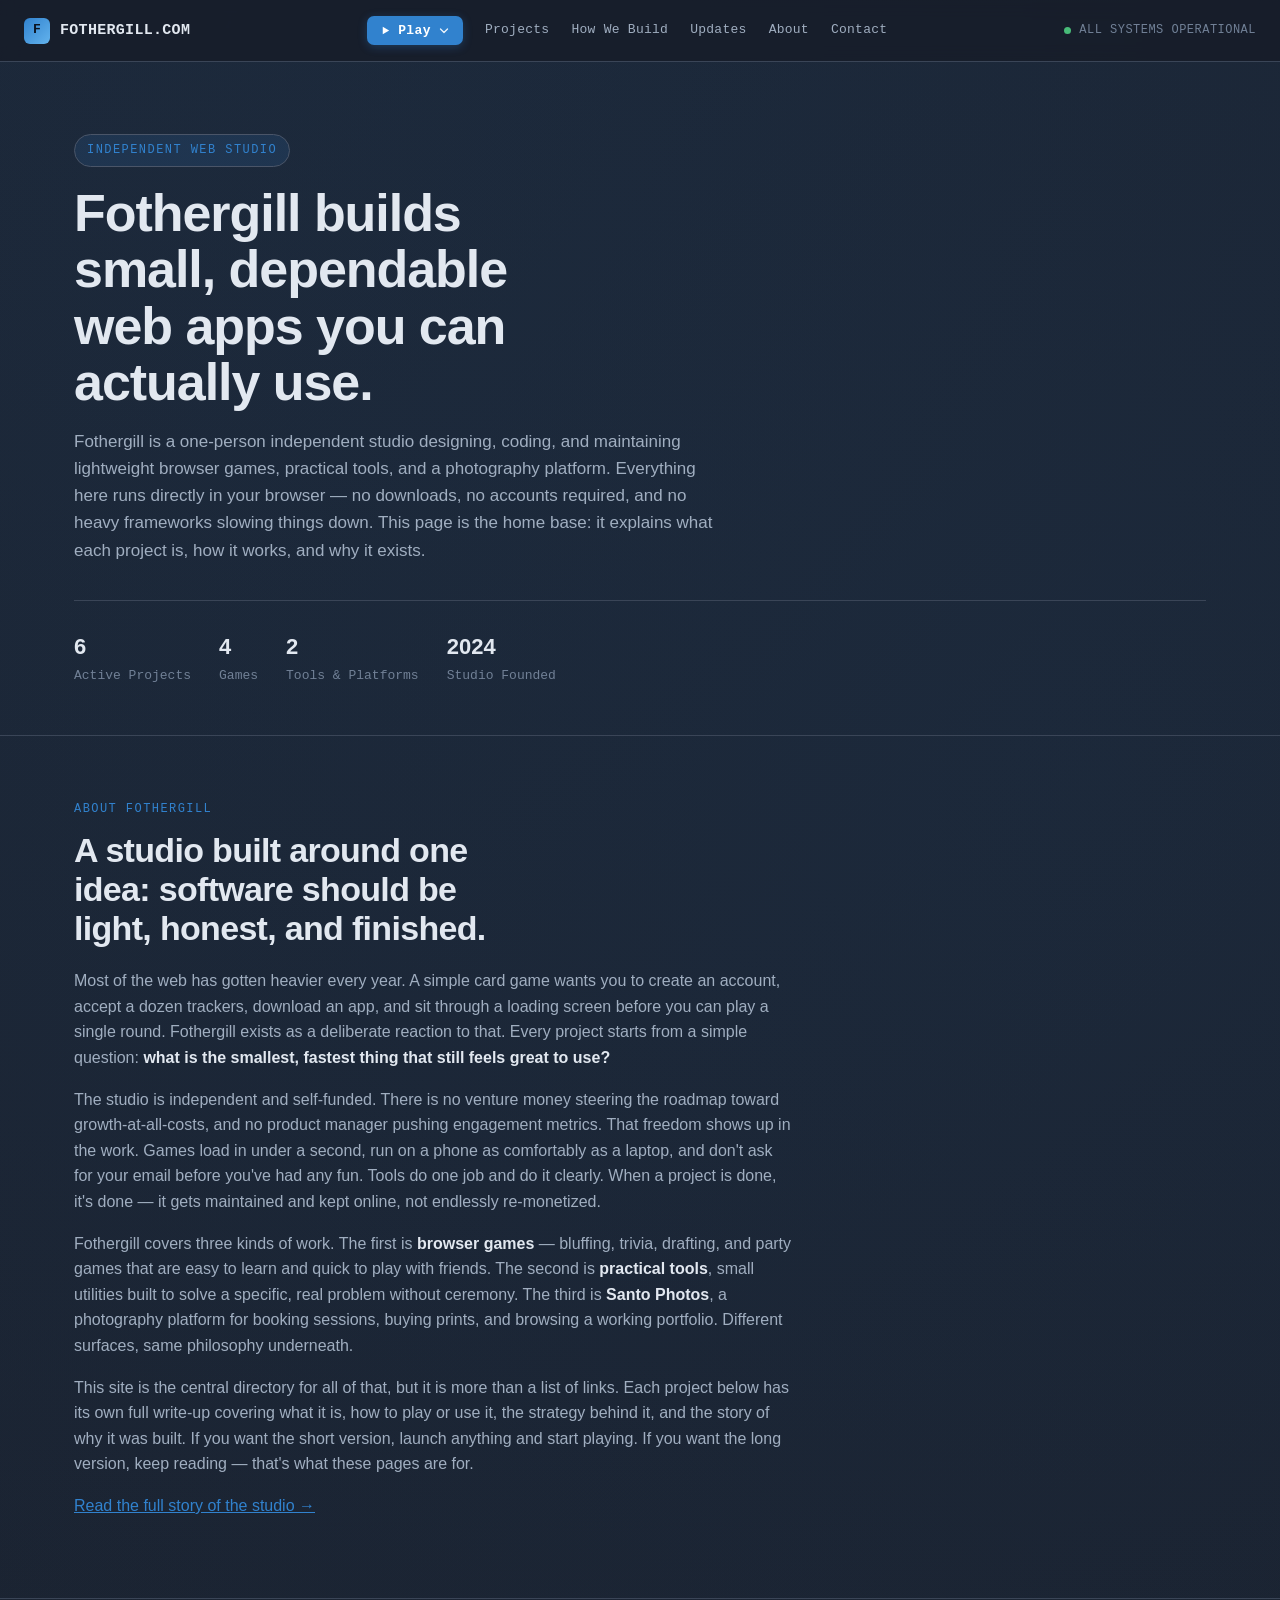
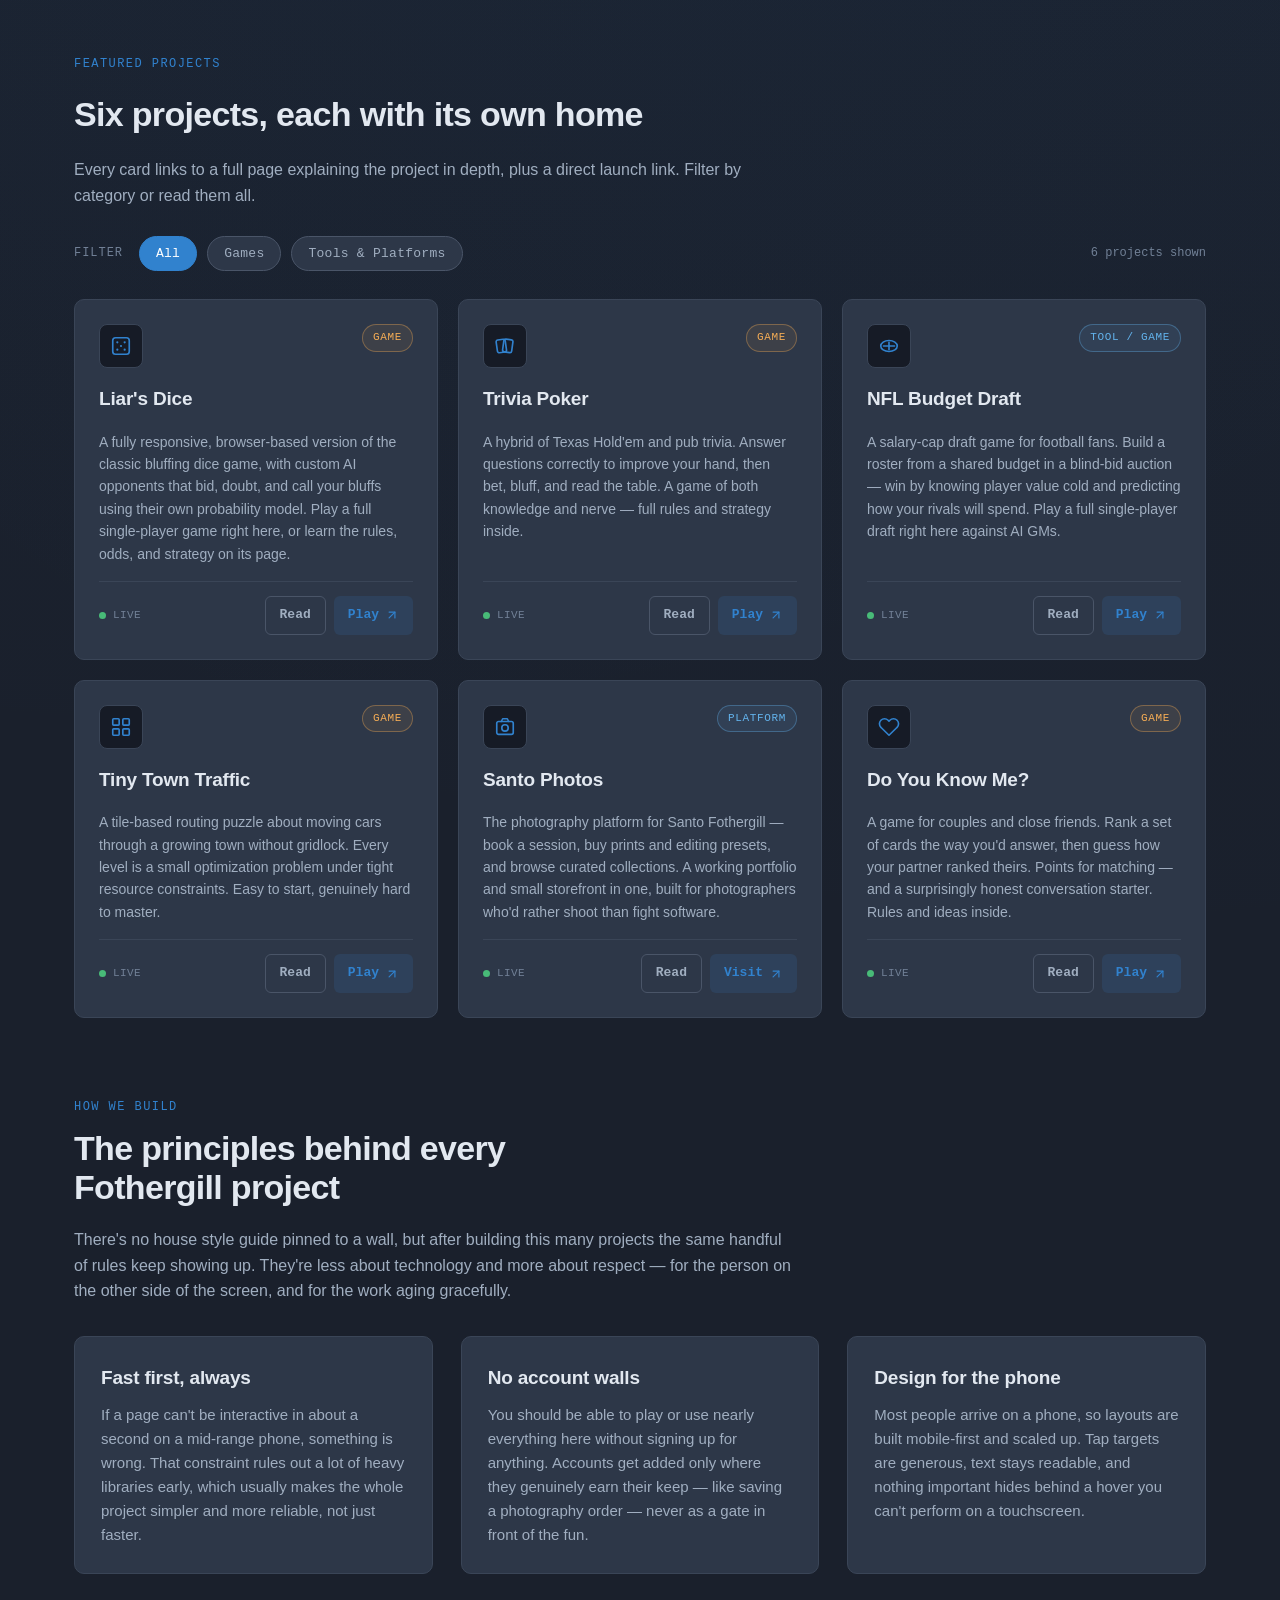
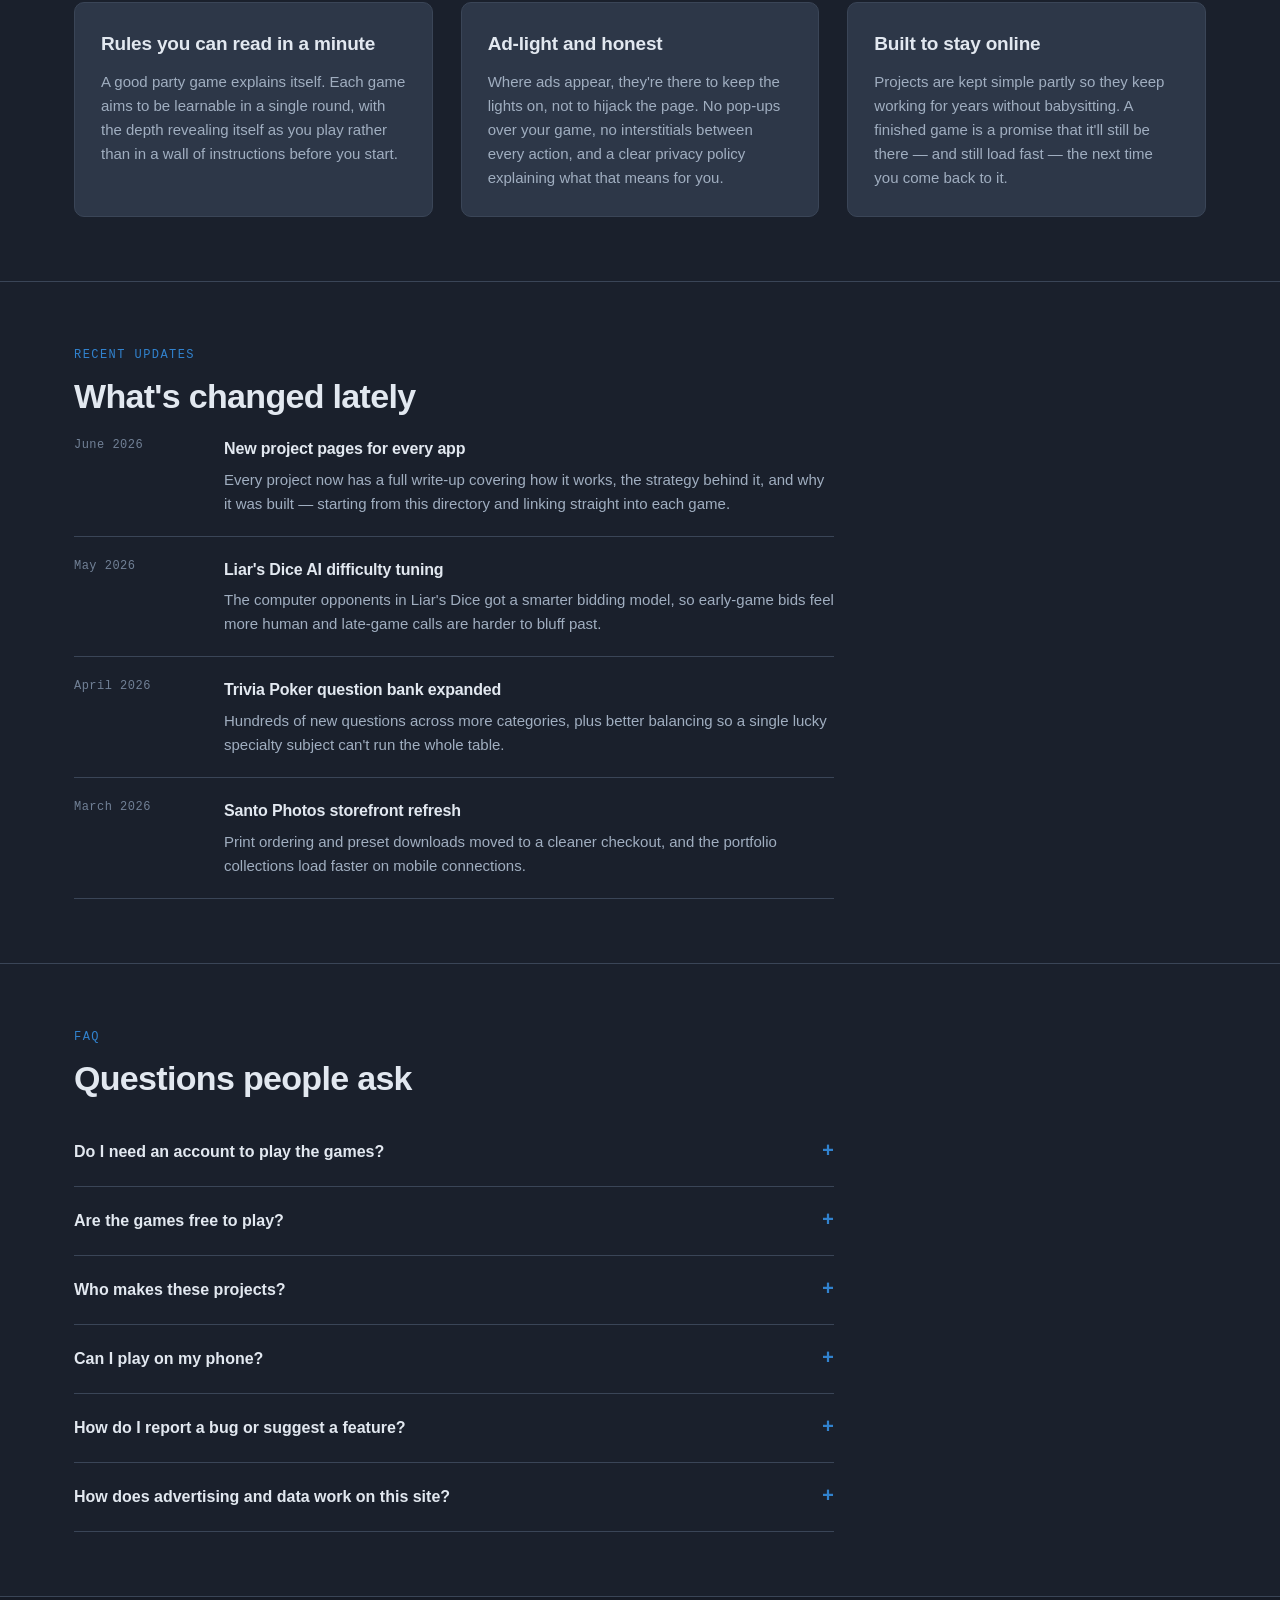
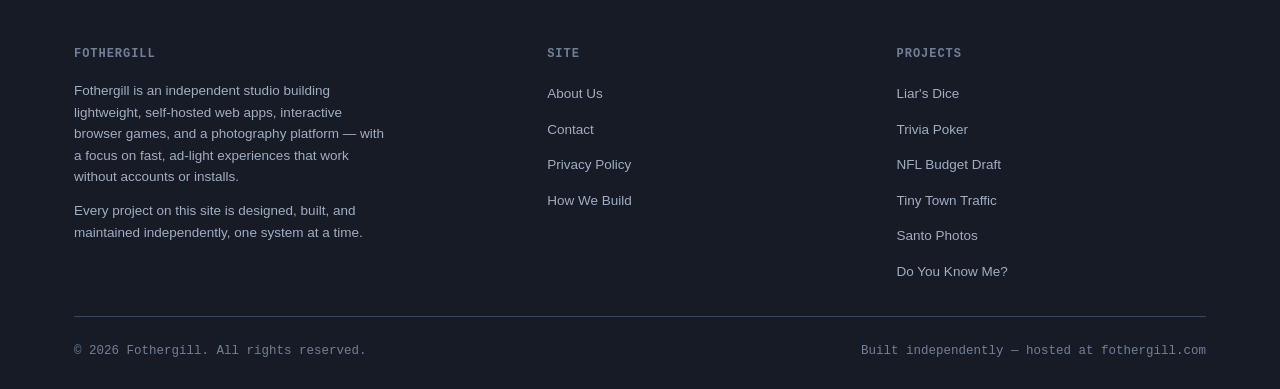
<file: index.html>
<!DOCTYPE html>
<html lang="en">
<head>
<meta charset="UTF-8">
<meta name="viewport" content="width=device-width, initial-scale=1.0">
<title>Fothergill — Independent Web Games, Tools &amp; Photography Projects</title>
<meta name="description" content="Fothergill is an independent studio building lightweight browser games, practical web tools, and a photography platform — including Liar's Dice, Trivia Poker, an NFL budget draft game, and more. Read how each project works and why it was built.">
<meta name="author" content="Fothergill">
<link rel="canonical" href="https://fothergill.com/">
<meta property="og:type" content="website">
<meta property="og:title" content="Fothergill — Independent Web Games, Tools &amp; Photography Projects">
<meta property="og:description" content="An independent studio building lightweight browser games, practical web tools, and a photography platform. Read how each project works and why it was built.">
<meta property="og:url" content="https://fothergill.com/">
<link rel="stylesheet" href="style.css?v=2">
  <meta name="google-adsense-account" content="ca-pub-5640001487510155">
  <script async src="https://pagead2.googlesyndication.com/pagead/js/adsbygoogle.js?client=ca-pub-5640001487510155" crossorigin="anonymous"></script>
</head>
<body id="top">

<div class="topbar">
  <div class="topbar-inner">
    <a href="index.html" class="brand">
      <span class="brand-mark">F</span>
      FOTHERGILL.COM
    </a>
    <nav class="topnav" aria-label="Primary">
      <div class="play-menu">
        <button type="button" class="play-toggle" aria-haspopup="true"><svg class="play-ico" viewBox="0 0 24 24" fill="currentColor"><path d="M6 4l14 8-14 8z"/></svg>Play<svg class="caret" viewBox="0 0 24 24" fill="none" stroke="currentColor" stroke-width="2.6" stroke-linecap="round" stroke-linejoin="round"><path d="M5 8l7 7 7-7"/></svg></button>
        <div class="play-dropdown">
          <a href="liar-dice/"><svg viewBox="0 0 24 24" fill="none" stroke="currentColor" stroke-width="1.8" stroke-linecap="round" stroke-linejoin="round"><rect x="3" y="3" width="18" height="18" rx="3"/><circle cx="8" cy="8" r="1.2" fill="currentColor" stroke="none"/><circle cx="16" cy="8" r="1.2" fill="currentColor" stroke="none"/><circle cx="8" cy="16" r="1.2" fill="currentColor" stroke="none"/><circle cx="16" cy="16" r="1.2" fill="currentColor" stroke="none"/><circle cx="12" cy="12" r="1.2" fill="currentColor" stroke="none"/></svg>Liar's Dice</a>
          <a href="budget-draft/"><svg viewBox="0 0 24 24" fill="none" stroke="currentColor" stroke-width="1.8" stroke-linecap="round" stroke-linejoin="round"><ellipse cx="12" cy="12" rx="9" ry="6"/><path d="M6 12h12M12 8v8"/></svg>NFL Budget Draft</a>
          <a href="tiny-town-traffic/"><svg viewBox="0 0 24 24" fill="none" stroke="currentColor" stroke-width="1.8" stroke-linecap="round" stroke-linejoin="round"><rect x="3" y="3" width="7" height="7" rx="1"/><rect x="14" y="3" width="7" height="7" rx="1"/><rect x="3" y="14" width="7" height="7" rx="1"/><rect x="14" y="14" width="7" height="7" rx="1"/></svg>Tiny Town Traffic</a>
        </div>
      </div>
      <a href="#projects">Projects</a>
      <a href="#how-we-build">How We Build</a>
      <a href="#updates">Updates</a>
      <a href="about.html">About</a>
      <a href="contact.html">Contact</a>
    </nav>
    <div class="topbar-status">
      <span class="pulse-dot"></span>
      <span class="status-text">ALL SYSTEMS OPERATIONAL</span>
    </div>
  </div>
</div>

<main>
  <section class="hero">
    <div class="wrap">
      <span class="hero-eyebrow">Independent Web Studio</span>
      <h1>Fothergill builds small, dependable web apps you can actually use.</h1>
      <p>Fothergill is a one-person independent studio designing, coding, and maintaining lightweight browser games, practical tools, and a photography platform. Everything here runs directly in your browser — no downloads, no accounts required, and no heavy frameworks slowing things down. This page is the home base: it explains what each project is, how it works, and why it exists.</p>
      <div class="hero-meta">
        <div>
          <strong id="stat-total">6</strong>
          Active Projects
        </div>
        <div>
          <strong id="stat-games">4</strong>
          Games
        </div>
        <div>
          <strong id="stat-utils">2</strong>
          Tools &amp; Platforms
        </div>
        <div>
          <strong>2024</strong>
          Studio Founded
        </div>
      </div>
    </div>
  </section>

  <!-- ABOUT (on-page, not hidden in a modal) -->
  <section class="section" id="about">
    <div class="wrap">
      <p class="section-eyebrow">About Fothergill</p>
      <h2>A studio built around one idea: software should be light, honest, and finished.</h2>
      <div class="prose">
        <p>Most of the web has gotten heavier every year. A simple card game wants you to create an account, accept a dozen trackers, download an app, and sit through a loading screen before you can play a single round. Fothergill exists as a deliberate reaction to that. Every project starts from a simple question: <strong>what is the smallest, fastest thing that still feels great to use?</strong></p>
        <p>The studio is independent and self-funded. There is no venture money steering the roadmap toward growth-at-all-costs, and no product manager pushing engagement metrics. That freedom shows up in the work. Games load in under a second, run on a phone as comfortably as a laptop, and don't ask for your email before you've had any fun. Tools do one job and do it clearly. When a project is done, it's done — it gets maintained and kept online, not endlessly re-monetized.</p>
        <p>Fothergill covers three kinds of work. The first is <strong>browser games</strong> — bluffing, trivia, drafting, and party games that are easy to learn and quick to play with friends. The second is <strong>practical tools</strong>, small utilities built to solve a specific, real problem without ceremony. The third is <strong>Santo Photos</strong>, a photography platform for booking sessions, buying prints, and browsing a working portfolio. Different surfaces, same philosophy underneath.</p>
        <p>This site is the central directory for all of that, but it is more than a list of links. Each project below has its own full write-up covering what it is, how to play or use it, the strategy behind it, and the story of why it was built. If you want the short version, launch anything and start playing. If you want the long version, keep reading — that's what these pages are for.</p>
        <p><a href="about.html">Read the full story of the studio &rarr;</a></p>
      </div>
    </div>
  </section>

  <!-- FEATURED PROJECTS -->
  <section class="filter-section" id="projects">
    <div class="wrap">
      <p class="section-eyebrow">Featured Projects</p>
      <h2 style="font-size:clamp(24px,3.4vw,34px);letter-spacing:-0.02em;margin:0 0 8px;">Six projects, each with its own home</h2>
      <p class="prose" style="margin-bottom:28px;color:var(--text-secondary);">Every card links to a full page explaining the project in depth, plus a direct launch link. Filter by category or read them all.</p>

      <div class="filter-bar" role="tablist" aria-label="Filter projects by category">
        <span class="filter-label">Filter</span>
        <button class="filter-btn active" data-filter="all" role="tab" aria-selected="true">All</button>
        <button class="filter-btn" data-filter="games" role="tab" aria-selected="false">Games</button>
        <button class="filter-btn" data-filter="utilities" role="tab" aria-selected="false">Tools &amp; Platforms</button>
        <span class="filter-count" id="filter-count">6 projects shown</span>
      </div>

      <div class="grid" id="project-grid">

        <!-- Liar's Dice -->
        <article class="card" data-category="games">
          <div class="card-top">
            <div class="card-icon" aria-hidden="true">
              <svg viewBox="0 0 24 24" fill="none" stroke="currentColor" stroke-width="1.8" stroke-linecap="round" stroke-linejoin="round"><rect x="3" y="3" width="18" height="18" rx="3"/><circle cx="8" cy="8" r="1.2" fill="currentColor" stroke="none"/><circle cx="16" cy="8" r="1.2" fill="currentColor" stroke="none"/><circle cx="8" cy="16" r="1.2" fill="currentColor" stroke="none"/><circle cx="16" cy="16" r="1.2" fill="currentColor" stroke="none"/><circle cx="12" cy="12" r="1.2" fill="currentColor" stroke="none"/></svg>
            </div>
            <span class="card-tag games">Game</span>
          </div>
          <h3 class="card-title"><a href="projects/liars-dice.html">Liar's Dice</a></h3>
          <p>A fully responsive, browser-based version of the classic bluffing dice game, with custom AI opponents that bid, doubt, and call your bluffs using their own probability model. Play a full single-player game right here, or learn the rules, odds, and strategy on its page.</p>
          <div class="card-footer">
            <span class="card-status"><span class="pulse-dot"></span>LIVE</span>
            <div class="card-actions">
              <a class="card-link ghost" href="projects/liars-dice.html">Read</a>
              <a class="card-link" href="liar-dice/">Play
                <svg viewBox="0 0 24 24" fill="none" stroke="currentColor" stroke-width="2" stroke-linecap="round" stroke-linejoin="round"><path d="M7 17L17 7"/><path d="M7 7h10v10"/></svg>
              </a>
            </div>
          </div>
        </article>

        <!-- Trivia Poker -->
        <article class="card" data-category="games">
          <div class="card-top">
            <div class="card-icon" aria-hidden="true">
              <svg viewBox="0 0 24 24" fill="none" stroke="currentColor" stroke-width="1.8" stroke-linecap="round" stroke-linejoin="round"><rect x="3" y="5" width="10" height="14" rx="2" transform="rotate(-8 8 12)"/><rect x="10" y="5" width="10" height="14" rx="2" transform="rotate(8 16 12)"/></svg>
            </div>
            <span class="card-tag games">Game</span>
          </div>
          <h3 class="card-title"><a href="projects/trivia-poker.html">Trivia Poker</a></h3>
          <p>A hybrid of Texas Hold'em and pub trivia. Answer questions correctly to improve your hand, then bet, bluff, and read the table. A game of both knowledge and nerve — full rules and strategy inside.</p>
          <div class="card-footer">
            <span class="card-status"><span class="pulse-dot"></span>LIVE</span>
            <div class="card-actions">
              <a class="card-link ghost" href="projects/trivia-poker.html">Read</a>
              <a class="card-link" href="https://poker.fothergill.com/" target="_blank" rel="noopener noreferrer">Play
                <svg viewBox="0 0 24 24" fill="none" stroke="currentColor" stroke-width="2" stroke-linecap="round" stroke-linejoin="round"><path d="M7 17L17 7"/><path d="M7 7h10v10"/></svg>
              </a>
            </div>
          </div>
        </article>

        <!-- NFL Budget Draft -->
        <article class="card" data-category="utilities">
          <div class="card-top">
            <div class="card-icon" aria-hidden="true">
              <svg viewBox="0 0 24 24" fill="none" stroke="currentColor" stroke-width="1.8" stroke-linecap="round" stroke-linejoin="round"><ellipse cx="12" cy="12" rx="9" ry="6"/><path d="M6 12h12M12 8v8"/></svg>
            </div>
            <span class="card-tag utilities">Tool / Game</span>
          </div>
          <h3 class="card-title"><a href="projects/nfl-budget-draft.html">NFL Budget Draft</a></h3>
          <p>A salary-cap draft game for football fans. Build a roster from a shared budget in a blind-bid auction — win by knowing player value cold and predicting how your rivals will spend. Play a full single-player draft right here against AI GMs.</p>
          <div class="card-footer">
            <span class="card-status"><span class="pulse-dot"></span>LIVE</span>
            <div class="card-actions">
              <a class="card-link ghost" href="projects/nfl-budget-draft.html">Read</a>
              <a class="card-link" href="budget-draft/">Play
                <svg viewBox="0 0 24 24" fill="none" stroke="currentColor" stroke-width="2" stroke-linecap="round" stroke-linejoin="round"><path d="M7 17L17 7"/><path d="M7 7h10v10"/></svg>
              </a>
            </div>
          </div>
        </article>

        <!-- Tiny Town Traffic -->
        <article class="card" data-category="games">
          <div class="card-top">
            <div class="card-icon" aria-hidden="true">
              <svg viewBox="0 0 24 24" fill="none" stroke="currentColor" stroke-width="1.8" stroke-linecap="round" stroke-linejoin="round"><rect x="3" y="3" width="7" height="7" rx="1"/><rect x="14" y="3" width="7" height="7" rx="1"/><rect x="3" y="14" width="7" height="7" rx="1"/><rect x="14" y="14" width="7" height="7" rx="1"/></svg>
            </div>
            <span class="card-tag games">Game</span>
          </div>
          <h3 class="card-title"><a href="projects/tiny-town-traffic.html">Tiny Town Traffic</a></h3>
          <p>A tile-based routing puzzle about moving cars through a growing town without gridlock. Every level is a small optimization problem under tight resource constraints. Easy to start, genuinely hard to master.</p>
          <div class="card-footer">
            <span class="card-status"><span class="pulse-dot"></span>LIVE</span>
            <div class="card-actions">
              <a class="card-link ghost" href="projects/tiny-town-traffic.html">Read</a>
              <a class="card-link" href="tiny-town-traffic/">Play
                <svg viewBox="0 0 24 24" fill="none" stroke="currentColor" stroke-width="2" stroke-linecap="round" stroke-linejoin="round"><path d="M7 17L17 7"/><path d="M7 7h10v10"/></svg>
              </a>
            </div>
          </div>
        </article>

        <!-- Santo Photos -->
        <article class="card" data-category="utilities">
          <div class="card-top">
            <div class="card-icon" aria-hidden="true">
              <svg viewBox="0 0 24 24" fill="none" stroke="currentColor" stroke-width="1.8" stroke-linecap="round" stroke-linejoin="round"><rect x="3" y="6" width="18" height="14" rx="2"/><path d="M8 6l1.5-3h5L16 6"/><circle cx="12" cy="13" r="3.5"/></svg>
            </div>
            <span class="card-tag utilities">Platform</span>
          </div>
          <h3 class="card-title"><a href="projects/santo-photos.html">Santo Photos</a></h3>
          <p>The photography platform for Santo Fothergill — book a session, buy prints and editing presets, and browse curated collections. A working portfolio and small storefront in one, built for photographers who'd rather shoot than fight software.</p>
          <div class="card-footer">
            <span class="card-status"><span class="pulse-dot"></span>LIVE</span>
            <div class="card-actions">
              <a class="card-link ghost" href="projects/santo-photos.html">Read</a>
              <a class="card-link" href="https://santophotos.fothergill.com/" target="_blank" rel="noopener noreferrer">Visit
                <svg viewBox="0 0 24 24" fill="none" stroke="currentColor" stroke-width="2" stroke-linecap="round" stroke-linejoin="round"><path d="M7 17L17 7"/><path d="M7 7h10v10"/></svg>
              </a>
            </div>
          </div>
        </article>

        <!-- Do You Know Me? -->
        <article class="card" data-category="games">
          <div class="card-top">
            <div class="card-icon" aria-hidden="true">
              <svg viewBox="0 0 24 24" fill="none" stroke="currentColor" stroke-width="1.8" stroke-linecap="round" stroke-linejoin="round"><path d="M20.8 4.6a5.5 5.5 0 0 0-7.8 0L12 5.6l-1-1a5.5 5.5 0 0 0-7.8 7.8l1 1L12 21l7.8-7.6 1-1a5.5 5.5 0 0 0 0-7.8z"/></svg>
            </div>
            <span class="card-tag games">Game</span>
          </div>
          <h3 class="card-title"><a href="projects/do-you-know-me.html">Do You Know Me?</a></h3>
          <p>A game for couples and close friends. Rank a set of cards the way you'd answer, then guess how your partner ranked theirs. Points for matching — and a surprisingly honest conversation starter. Rules and ideas inside.</p>
          <div class="card-footer">
            <span class="card-status"><span class="pulse-dot"></span>LIVE</span>
            <div class="card-actions">
              <a class="card-link ghost" href="projects/do-you-know-me.html">Read</a>
              <a class="card-link" href="https://fothergill.com/" target="_blank" rel="noopener noreferrer">Play
                <svg viewBox="0 0 24 24" fill="none" stroke="currentColor" stroke-width="2" stroke-linecap="round" stroke-linejoin="round"><path d="M7 17L17 7"/><path d="M7 7h10v10"/></svg>
              </a>
            </div>
          </div>
        </article>

      </div>

      <div class="empty-state" id="empty-state">No projects match this filter yet.</div>
    </div>
  </section>

  <!-- HOW WE BUILD -->
  <section class="section" id="how-we-build">
    <div class="wrap">
      <p class="section-eyebrow">How We Build</p>
      <h2>The principles behind every Fothergill project</h2>
      <div class="prose">
        <p>There's no house style guide pinned to a wall, but after building this many projects the same handful of rules keep showing up. They're less about technology and more about respect — for the person on the other side of the screen, and for the work aging gracefully.</p>
      </div>
      <div class="two-col" style="margin-top:32px;">
        <div class="info-card">
          <h3>Fast first, always</h3>
          <p>If a page can't be interactive in about a second on a mid-range phone, something is wrong. That constraint rules out a lot of heavy libraries early, which usually makes the whole project simpler and more reliable, not just faster.</p>
        </div>
        <div class="info-card">
          <h3>No account walls</h3>
          <p>You should be able to play or use nearly everything here without signing up for anything. Accounts get added only where they genuinely earn their keep — like saving a photography order — never as a gate in front of the fun.</p>
        </div>
        <div class="info-card">
          <h3>Design for the phone</h3>
          <p>Most people arrive on a phone, so layouts are built mobile-first and scaled up. Tap targets are generous, text stays readable, and nothing important hides behind a hover you can't perform on a touchscreen.</p>
        </div>
        <div class="info-card">
          <h3>Rules you can read in a minute</h3>
          <p>A good party game explains itself. Each game aims to be learnable in a single round, with the depth revealing itself as you play rather than in a wall of instructions before you start.</p>
        </div>
        <div class="info-card">
          <h3>Ad-light and honest</h3>
          <p>Where ads appear, they're there to keep the lights on, not to hijack the page. No pop-ups over your game, no interstitials between every action, and a clear privacy policy explaining what that means for you.</p>
        </div>
        <div class="info-card">
          <h3>Built to stay online</h3>
          <p>Projects are kept simple partly so they keep working for years without babysitting. A finished game is a promise that it'll still be there — and still load fast — the next time you come back to it.</p>
        </div>
      </div>
    </div>
  </section>

  <!-- UPDATES -->
  <section class="section" id="updates">
    <div class="wrap">
      <p class="section-eyebrow">Recent Updates</p>
      <h2>What's changed lately</h2>
      <ul class="updates">
        <li>
          <span class="update-date">June 2026</span>
          <div class="update-body">
            <h3>New project pages for every app</h3>
            <p>Every project now has a full write-up covering how it works, the strategy behind it, and why it was built — starting from this directory and linking straight into each game.</p>
          </div>
        </li>
        <li>
          <span class="update-date">May 2026</span>
          <div class="update-body">
            <h3>Liar's Dice AI difficulty tuning</h3>
            <p>The computer opponents in Liar's Dice got a smarter bidding model, so early-game bids feel more human and late-game calls are harder to bluff past.</p>
          </div>
        </li>
        <li>
          <span class="update-date">April 2026</span>
          <div class="update-body">
            <h3>Trivia Poker question bank expanded</h3>
            <p>Hundreds of new questions across more categories, plus better balancing so a single lucky specialty subject can't run the whole table.</p>
          </div>
        </li>
        <li>
          <span class="update-date">March 2026</span>
          <div class="update-body">
            <h3>Santo Photos storefront refresh</h3>
            <p>Print ordering and preset downloads moved to a cleaner checkout, and the portfolio collections load faster on mobile connections.</p>
          </div>
        </li>
      </ul>
    </div>
  </section>

  <!-- FAQ -->
  <section class="section" id="faq" style="border-bottom:none;">
    <div class="wrap">
      <p class="section-eyebrow">FAQ</p>
      <h2>Questions people ask</h2>
      <div class="faq">
        <details>
          <summary>Do I need an account to play the games?</summary>
          <p>No. Every game on this site runs directly in your browser and can be played without creating an account or installing anything. The only place accounts come up is Santo Photos, where you may create one to track a print order or session booking.</p>
        </details>
        <details>
          <summary>Are the games free to play?</summary>
          <p>Yes, the games are free to play in the browser. The site is supported by lightweight advertising, which is explained in full on the <a href="privacy.html">privacy policy</a> page. Santo Photos sells prints, presets, and photography sessions, which are paid products.</p>
        </details>
        <details>
          <summary>Who makes these projects?</summary>
          <p>Fothergill is an independent studio run by Santo Fothergill. Each project is designed, coded, and maintained independently rather than by a large team. You can read more on the <a href="about.html">About</a> page.</p>
        </details>
        <details>
          <summary>Can I play on my phone?</summary>
          <p>Yes. Every project is built mobile-first and works on modern phones, tablets, and desktops. No app store download is required — the browser is the app.</p>
        </details>
        <details>
          <summary>How do I report a bug or suggest a feature?</summary>
          <p>Head to the <a href="contact.html">contact page</a> and email the address listed there. Bug reports that include your device and browser are especially helpful and genuinely do get read.</p>
        </details>
        <details>
          <summary>How does advertising and data work on this site?</summary>
          <p>The site uses third-party advertising to stay free. Those providers may use cookies to serve relevant ads. Full details, including how to opt out of personalized advertising, are on the <a href="privacy.html">privacy policy</a> page.</p>
        </details>
      </div>
    </div>
  </section>
</main>

<footer>
  <div class="wrap">
    <div class="footer-grid">
      <div class="footer-col">
        <h3>Fothergill</h3>
        <p>Fothergill is an independent studio building lightweight, self-hosted web apps, interactive browser games, and a photography platform — with a focus on fast, ad-light experiences that work without accounts or installs.</p>
        <p>Every project on this site is designed, built, and maintained independently, one system at a time.</p>
      </div>
      <div class="footer-col">
        <h3>Site</h3>
        <ul class="footer-links">
          <li><a href="about.html">About Us</a></li>
          <li><a href="contact.html">Contact</a></li>
          <li><a href="privacy.html">Privacy Policy</a></li>
          <li><a href="#how-we-build">How We Build</a></li>
        </ul>
      </div>
      <div class="footer-col">
        <h3>Projects</h3>
        <ul class="footer-links">
          <li><a href="projects/liars-dice.html">Liar's Dice</a></li>
          <li><a href="projects/trivia-poker.html">Trivia Poker</a></li>
          <li><a href="projects/nfl-budget-draft.html">NFL Budget Draft</a></li>
          <li><a href="projects/tiny-town-traffic.html">Tiny Town Traffic</a></li>
          <li><a href="projects/santo-photos.html">Santo Photos</a></li>
          <li><a href="projects/do-you-know-me.html">Do You Know Me?</a></li>
        </ul>
      </div>
    </div>
    <div class="footer-bottom">
      <span>&copy; <span id="year"></span> Fothergill. All rights reserved.</span>
      <span>Built independently — hosted at fothergill.com</span>
    </div>
  </div>
</footer>

<script>
  (function(){
    "use strict";
    document.getElementById('year').textContent = new Date().getFullYear();

    var buttons = document.querySelectorAll('.filter-btn');
    var cards = document.querySelectorAll('.card');
    var countEl = document.getElementById('filter-count');
    var emptyState = document.getElementById('empty-state');

    function applyFilter(filter){
      var visible = 0;
      cards.forEach(function(card){
        var cat = card.getAttribute('data-category');
        var show = (filter === 'all') || (cat === filter);
        card.classList.toggle('hidden', !show);
        if(show) visible++;
      });
      countEl.textContent = visible + (visible === 1 ? ' project shown' : ' projects shown');
      emptyState.classList.toggle('visible', visible === 0);
    }

    buttons.forEach(function(btn){
      btn.addEventListener('click', function(){
        buttons.forEach(function(b){
          b.classList.remove('active');
          b.setAttribute('aria-selected', 'false');
        });
        btn.classList.add('active');
        btn.setAttribute('aria-selected', 'true');
        applyFilter(btn.getAttribute('data-filter'));
      });
    });

    var gameCount = document.querySelectorAll('.card[data-category="games"]').length;
    var utilCount = document.querySelectorAll('.card[data-category="utilities"]').length;
    document.getElementById('stat-total').textContent = cards.length;
    document.getElementById('stat-games').textContent = gameCount;
    document.getElementById('stat-utils').textContent = utilCount;
  })();
</script>

</body>
</html>
</file>
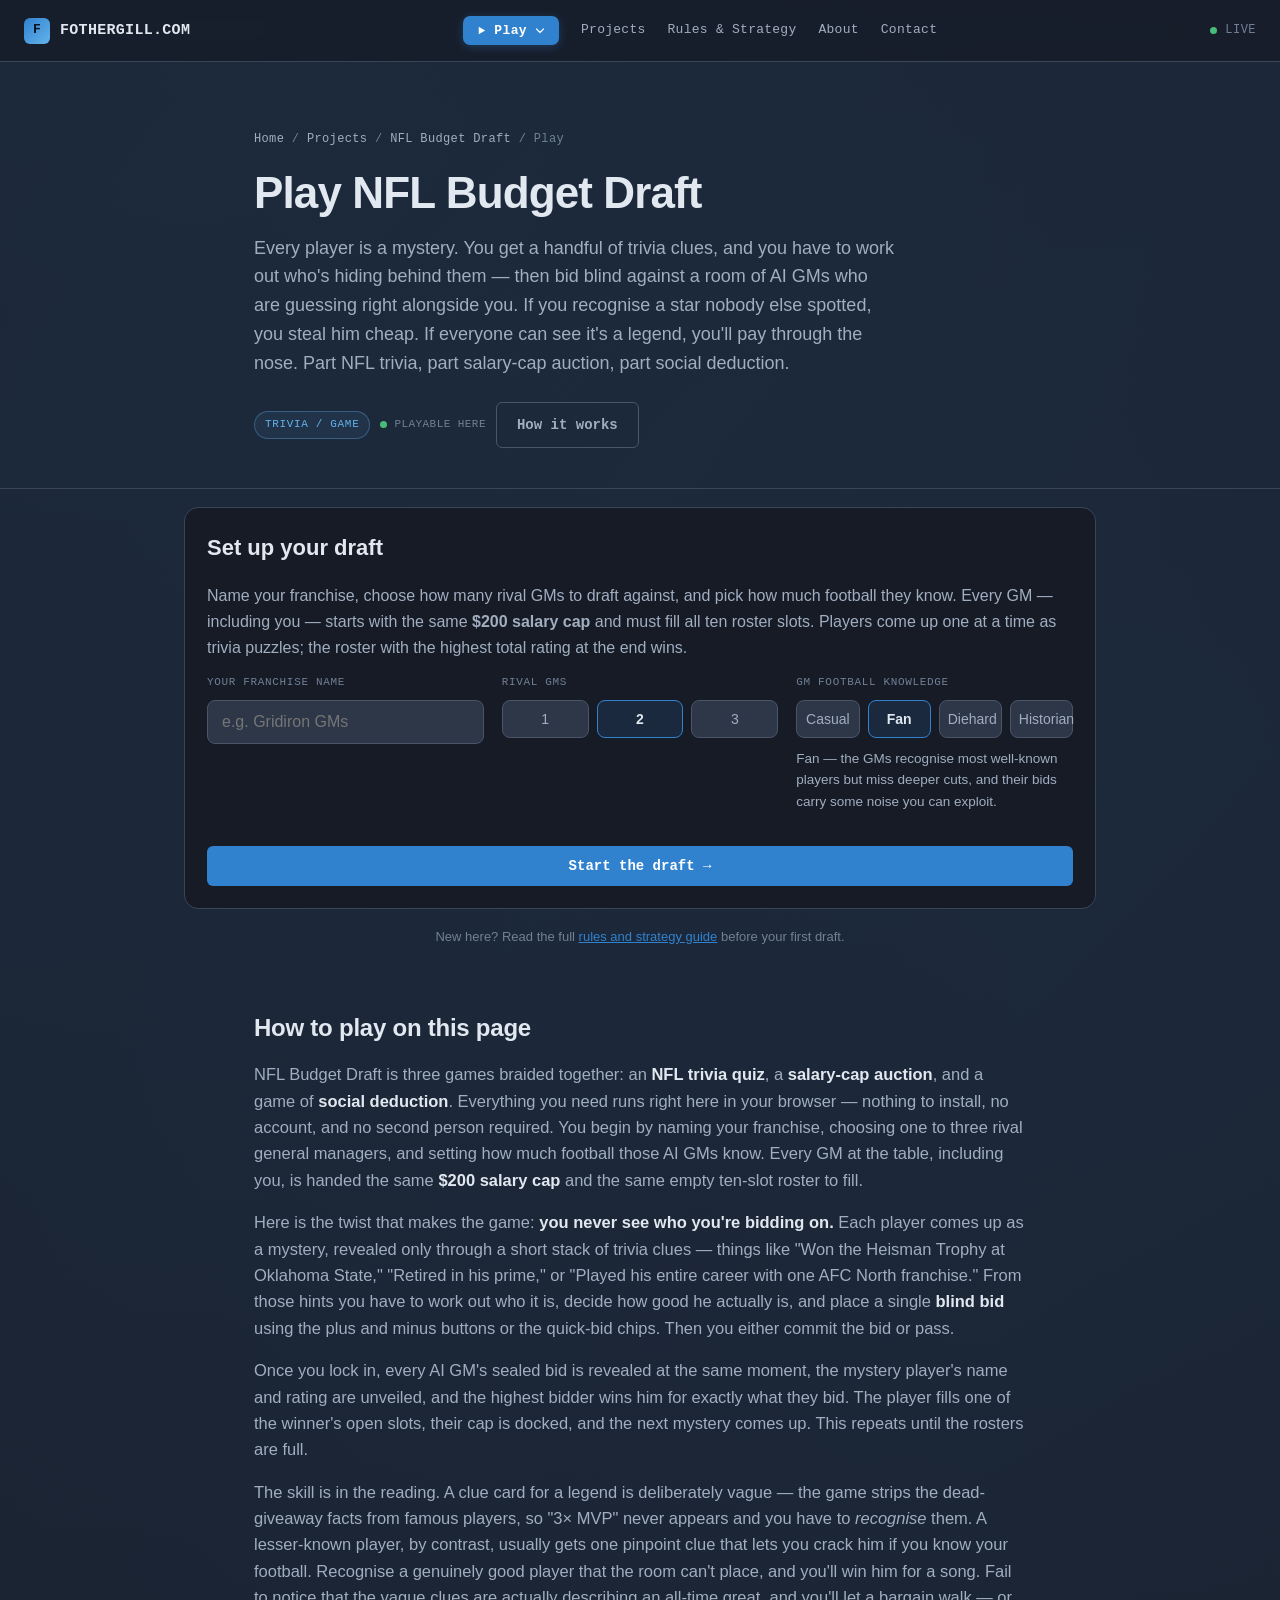
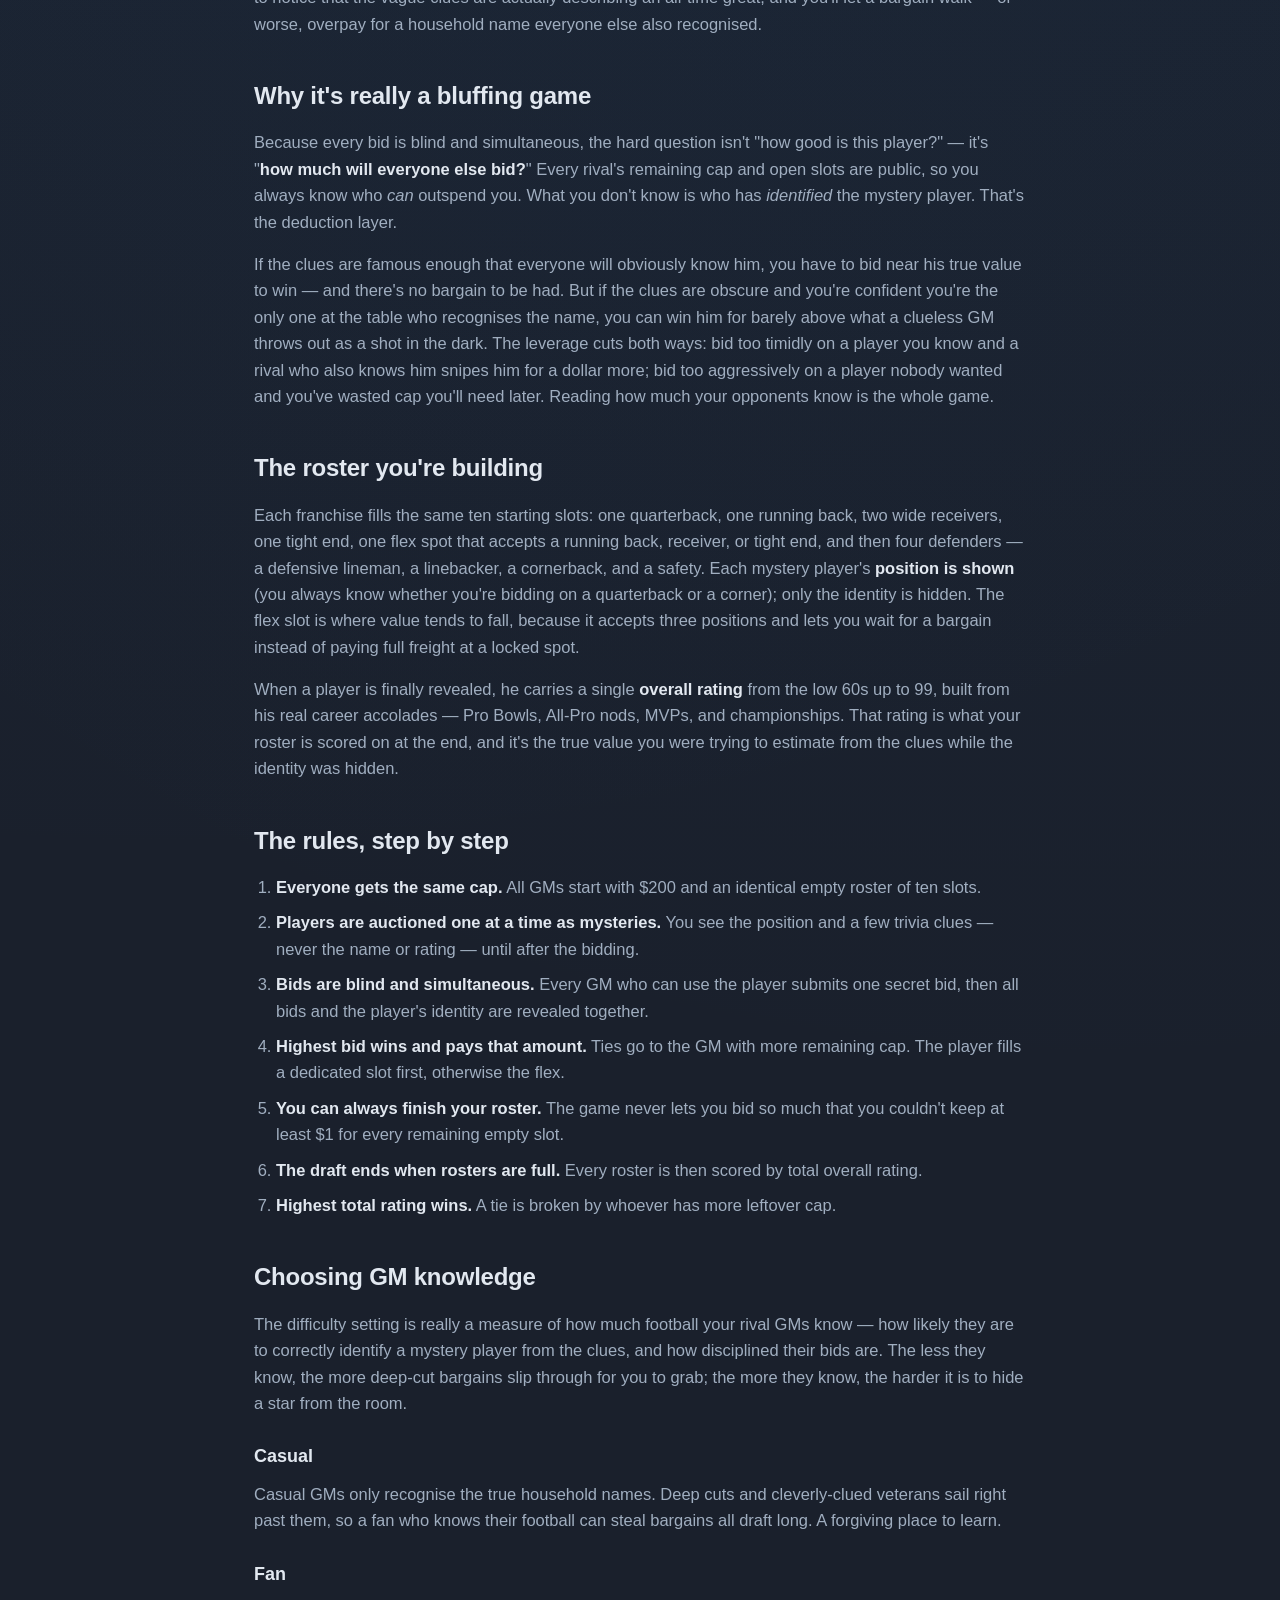
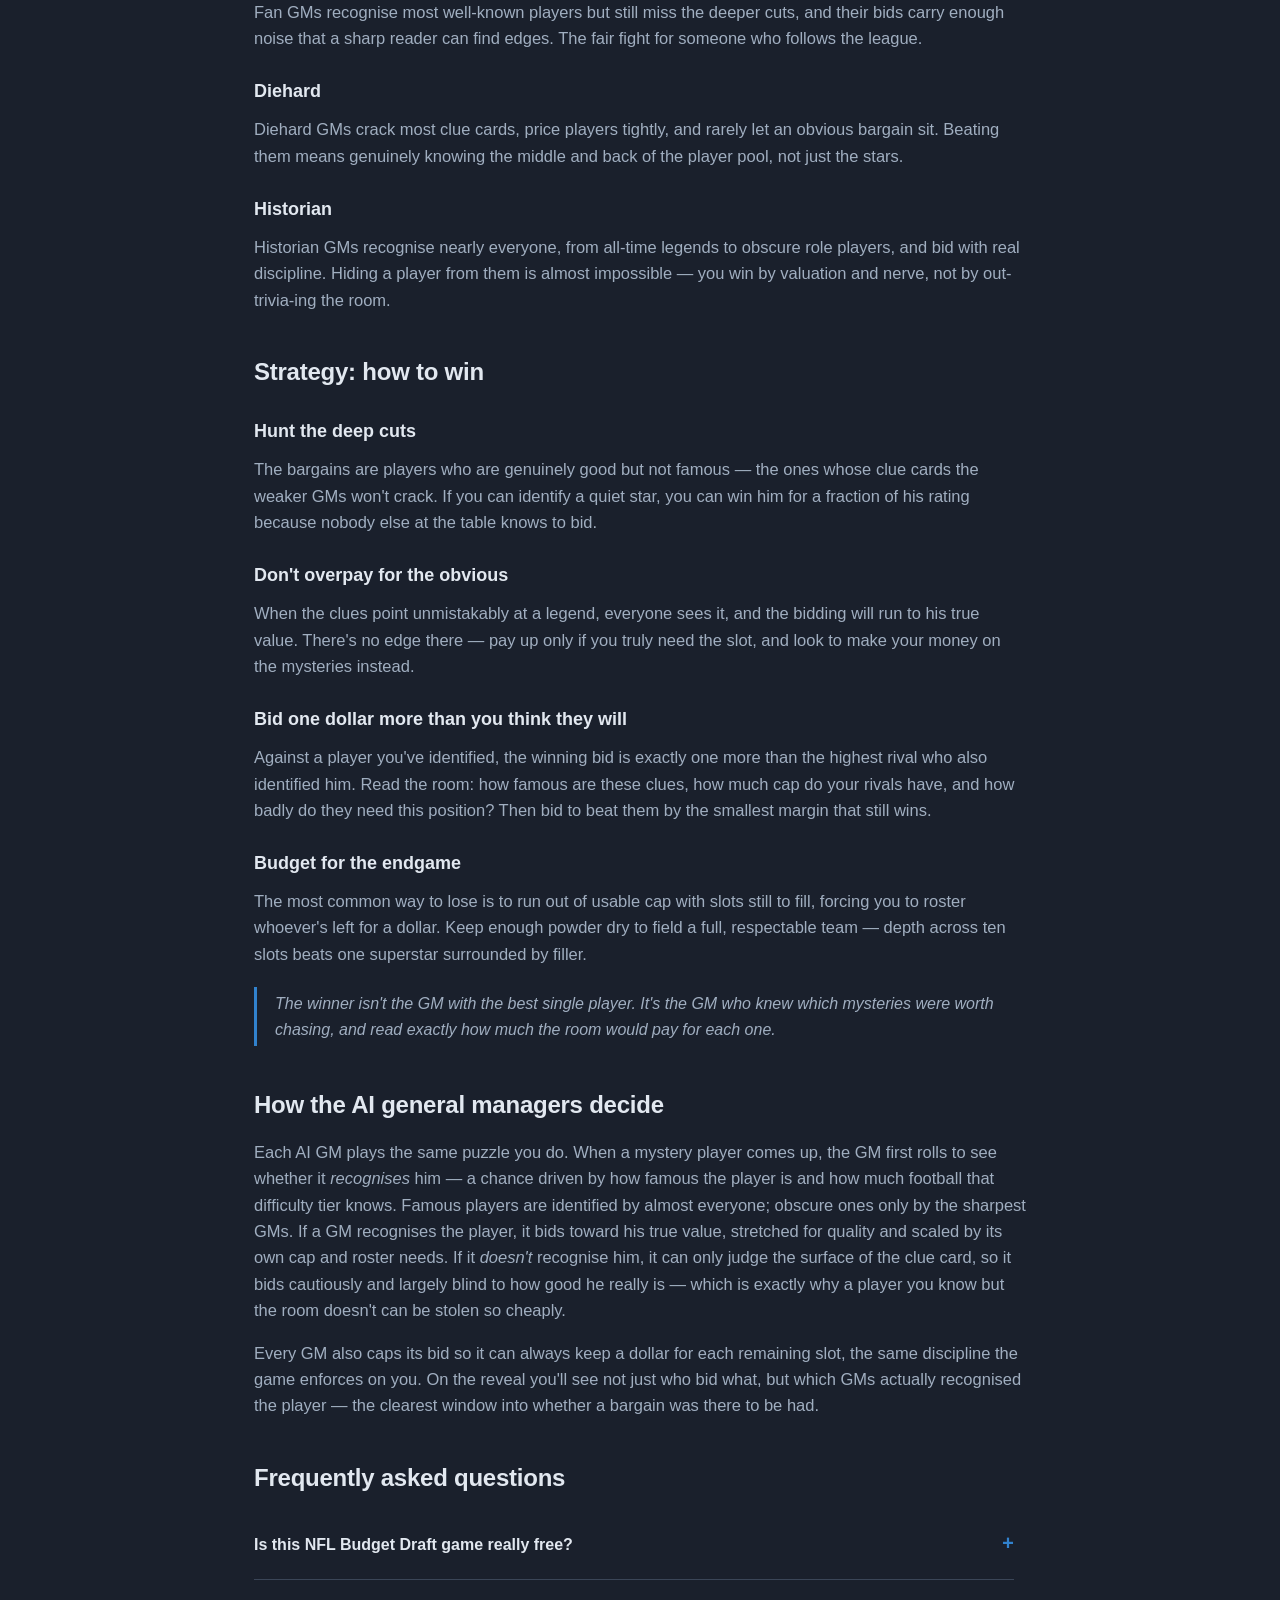
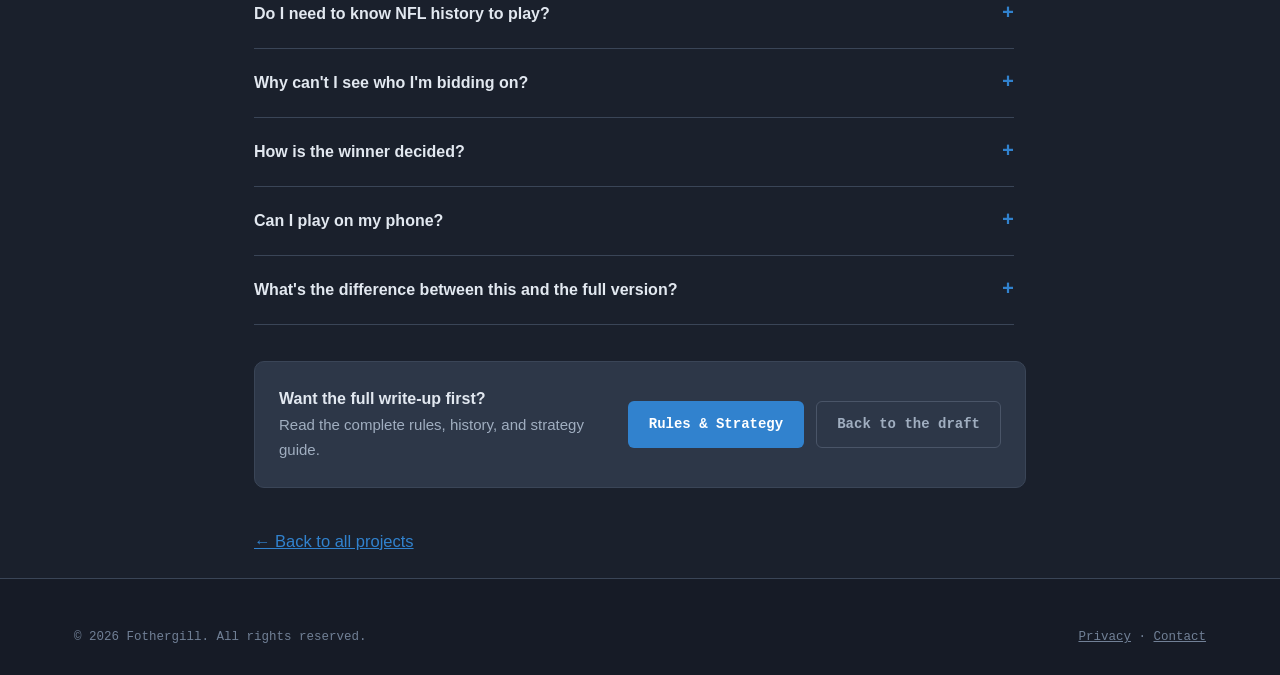
<file: budget-draft/index.html>
<!DOCTYPE html>
<html lang="en">
<head>
<meta charset="UTF-8">
<meta name="viewport" content="width=device-width, initial-scale=1.0">
<title>Play NFL Budget Draft — Free Trivia Auction Game vs AI GMs | Fothergill</title>
<meta name="description" content="Play NFL Budget Draft free in your browser. Each player is a mystery revealed only through trivia clues — identify the star from the hints, then bid blind against AI GMs who are guessing too. Part NFL trivia, part salary-cap auction, part social deduction. No download, no account.">
<meta name="author" content="Fothergill">
<meta name="keywords" content="nfl budget draft, nfl trivia game, salary cap auction, blind bid draft, football trivia, guess the player, nfl guessing game, social deduction draft, play budget draft online, fantasy auction game">
<link rel="canonical" href="https://fothergill.com/budget-draft/">
<meta property="og:type" content="game">
<meta property="og:title" content="Play NFL Budget Draft — Free Trivia Auction Game vs AI GMs">
<meta property="og:description" content="Identify a mystery NFL player from trivia clues, then bid blind against AI GMs who are guessing too. Part trivia, part auction, part social deduction. No download or account.">
<meta property="og:url" content="https://fothergill.com/budget-draft/">
<link rel="stylesheet" href="../style.css?v=2">
<style>
  /* ---------- NFL Budget Draft board (page-scoped) ---------- */
  .game-shell{ max-width: 960px; margin: 0 auto 8px; padding: 0 24px; }
  .game-panel{ background: var(--bg-elevated); border: 1px solid var(--border-soft); border-radius: 14px; padding: 22px; margin: 18px 0; }
  .game-panel h2{ margin-top: 0; }
  .hidden{ display:none !important; }
  .label-cap{ font-family: var(--mono); font-size: 11px; letter-spacing: .06em; text-transform: uppercase; color: var(--text-muted); }

  .setup-grid{ display:grid; grid-template-columns:repeat(auto-fit,minmax(220px,1fr)); gap:18px; margin:14px 0 6px; }
  .field-block{ margin-bottom:4px; }
  .field-block > .label-cap{ display:block; margin-bottom:8px; }
  .name-input{ width:100%; padding:12px 14px; font-size:16px; background:var(--surface); border:1px solid var(--border); border-radius:8px; color:var(--text-primary); font-family:var(--sans); }
  .name-input:focus{ outline:none; border-color:var(--accent); }
  .seg{ display:flex; flex-wrap:wrap; gap:8px; }
  .seg button{ flex:1; min-width:60px; padding:10px 8px; background:var(--surface); border:1px solid var(--border); color:var(--text-secondary); border-radius:8px; font-size:14px; cursor:pointer; transition:all .15s ease; }
  .seg button:hover{ border-color:var(--accent); color:var(--text-primary); }
  .seg button.selected{ background:var(--accent-soft); border-color:var(--accent); color:var(--text-primary); font-weight:600; }
  .diff-note{ margin-top:10px; font-size:13.5px; color:var(--text-secondary); min-height:20px; }

  /* GM cards / standings */
  .gm-row{ display:grid; grid-template-columns:repeat(auto-fit,minmax(170px,1fr)); gap:12px; margin:4px 0 18px; }
  .gm-card{ background:var(--surface); border:1px solid var(--border-soft); border-radius:12px; padding:12px 14px; transition:border-color .2s ease; }
  .gm-card.you{ border-color:var(--status-live); }
  .gm-card.leader{ box-shadow:0 0 0 1px var(--accent); }
  .gm-name{ font-weight:600; font-size:14px; color:var(--text-primary); display:flex; align-items:center; gap:6px; }
  .gm-badge{ font-family:var(--mono); font-size:10px; letter-spacing:.05em; text-transform:uppercase; padding:1px 6px; border-radius:5px; background:rgba(72,187,120,0.16); color:#9ae6b4; }
  .gm-stat{ font-family:var(--mono); font-size:12.5px; color:var(--text-secondary); margin-top:6px; display:flex; justify-content:space-between; }
  .gm-stat .big{ color:var(--text-primary); font-weight:700; font-size:15px; }
  .slotpips{ display:flex; flex-wrap:wrap; gap:4px; margin-top:8px; }
  .slotpip{ width:14px; height:8px; border-radius:2px; background:var(--border); }
  .slotpip.filled{ background:var(--accent); }

  /* Mystery player card (up for auction) */
  .auction-card{ background:linear-gradient(160deg,#243244,#161b26); border:1px solid var(--border); border-radius:14px; padding:20px; margin:6px 0 16px; }
  .myst-head{ display:flex; align-items:center; gap:14px; flex-wrap:wrap; margin-bottom:14px; }
  .myst-badge{ width:60px; height:60px; border-radius:14px; display:flex; align-items:center; justify-content:center; font-size:30px; background:var(--surface); border:1px dashed var(--border); flex-shrink:0; }
  .pos-tag{ display:inline-block; font-family:var(--mono); font-size:12px; font-weight:700; padding:3px 10px; border-radius:6px; color:#fff; }
  .myst-title{ font-size:20px; font-weight:700; color:var(--text-primary); }
  .myst-sub{ color:var(--text-secondary); font-size:13.5px; margin-top:2px; }
  .clue-list{ display:flex; flex-direction:column; gap:8px; }
  .clue-item{ background:var(--surface); border:1px solid var(--border-soft); border-radius:9px; padding:10px 12px; font-size:14px; color:var(--text-primary); display:flex; gap:10px; align-items:flex-start; }
  .clue-item .cnum{ font-family:var(--mono); font-size:11px; color:var(--accent); flex-shrink:0; margin-top:2px; }
  .clue-item .clabel{ color:var(--text-muted); font-family:var(--mono); font-size:11px; text-transform:uppercase; letter-spacing:.04em; }
  .fills-note{ font-size:13px; color:var(--text-muted); margin-top:12px; }

  /* Bid controls */
  .bid-box{ background:var(--surface); border:1px solid var(--border-soft); border-radius:12px; padding:16px; }
  .bid-box h3{ margin:0 0 6px; font-size:14px; font-family:var(--mono); letter-spacing:.04em; text-transform:uppercase; color:var(--text-secondary); }
  .bid-box p.hint{ font-size:13px; color:var(--text-muted); margin:0 0 14px; }
  .stepper{ display:flex; align-items:center; gap:10px; margin-bottom:12px; flex-wrap:wrap; }
  .stepper button.step{ width:40px; height:40px; border-radius:8px; border:1px solid var(--border); background:var(--surface-hover); color:var(--text-primary); font-size:20px; line-height:1; cursor:pointer; }
  .stepper button.step:hover{ border-color:var(--accent); }
  .bid-amount{ font-size:26px; font-weight:800; color:var(--accent); min-width:70px; text-align:center; }
  .bid-amount .dollar{ color:var(--text-secondary); font-size:18px; }
  .quickbids{ display:flex; gap:8px; flex-wrap:wrap; margin-bottom:12px; }
  .quickbids button{ padding:7px 12px; border-radius:20px; border:1px solid var(--border); background:var(--surface); color:var(--text-secondary); cursor:pointer; font-size:13px; }
  .quickbids button:hover{ border-color:var(--accent); color:var(--text-primary); }
  .btn-row{ display:flex; gap:10px; flex-wrap:wrap; }
  .btn-row .btn{ flex:1; min-width:130px; justify-content:center; }
  .btn-danger{ background:#c53030; color:#fff; } .btn-danger:hover{ background:#9b2c2c; }
  .btn[disabled]{ opacity:.4; cursor:not-allowed; pointer-events:none; }
  .bid-cap{ font-size:12.5px; color:var(--text-muted); font-family:var(--mono); margin-top:6px; }

  /* Reveal */
  .reveal-box{ background:var(--surface); border:1px solid var(--accent); border-radius:12px; padding:16px 18px; margin-top:14px; }
  .reveal-head{ display:flex; align-items:center; gap:14px; flex-wrap:wrap; margin-bottom:10px; }
  .ovr-badge{ width:64px; height:64px; border-radius:12px; display:flex; flex-direction:column; align-items:center; justify-content:center; color:#fff; flex-shrink:0; }
  .ovr-badge .num{ font-size:26px; font-weight:800; line-height:1; }
  .ovr-badge .lbl{ font-size:10px; letter-spacing:.08em; opacity:.85; }
  .reveal-name{ font-size:20px; font-weight:700; color:var(--text-primary); }
  .reveal-sub{ color:var(--text-secondary); font-size:13.5px; }
  .reveal-outcome{ font-size:15px; margin:6px 0 10px; }
  .reveal-outcome.win{ color:#9ae6b4; } .reveal-outcome.lose{ color:var(--text-secondary); }
  .recog-note{ font-size:12.5px; color:var(--text-muted); font-family:var(--mono); margin-bottom:8px; }
  .bidline{ display:flex; justify-content:space-between; padding:6px 0; border-bottom:1px dashed var(--border-soft); font-size:14px; }
  .bidline:last-child{ border-bottom:none; }
  .bidline.win{ color:#9ae6b4; font-weight:600; }
  .bidline .amt{ font-family:var(--mono); }
  .bidline .rec{ font-size:11px; color:var(--text-muted); font-family:var(--mono); margin-left:8px; }

  /* Log */
  .log{ margin-top:16px; max-height:200px; overflow-y:auto; background:var(--bg); border:1px solid var(--border-soft); border-radius:10px; padding:12px 14px; }
  .log-entry{ font-size:13.5px; padding:5px 0; border-bottom:1px dashed var(--border-soft); color:var(--text-secondary); }
  .log-entry:last-child{ border-bottom:none; }
  .log-entry .who{ color:var(--text-primary); font-weight:600; }
  .log-entry.system{ color:var(--accent); font-family:var(--mono); font-size:12.5px; }

  /* Roster tables */
  .roster-wrap{ overflow-x:auto; }
  table.roster{ width:100%; border-collapse:collapse; margin-top:8px; font-size:14px; }
  table.roster th, table.roster td{ text-align:left; padding:8px 10px; border-bottom:1px solid var(--border-soft); }
  table.roster th{ font-family:var(--mono); font-size:11px; letter-spacing:.05em; text-transform:uppercase; color:var(--text-muted); }
  table.roster td.slot{ font-family:var(--mono); color:var(--text-muted); font-size:12px; }
  table.roster td.empty{ color:var(--text-muted); font-style:italic; }
  table.roster td.ovr{ font-weight:700; color:var(--text-primary); text-align:right; }
  table.roster td.paid{ font-family:var(--mono); color:var(--text-secondary); text-align:right; }
  table.roster tfoot td{ font-weight:700; color:var(--text-primary); border-top:2px solid var(--border); }

  .banner-win{ text-align:center; padding:24px 20px; background:linear-gradient(135deg,var(--accent-soft),transparent); border:1px solid var(--accent); border-radius:12px; margin:16px 0; }
  .banner-win h3{ font-size:24px; margin:0 0 8px; }
  .final-grid{ display:grid; gap:14px; grid-template-columns:1fr; margin-top:10px; }
  @media(min-width:700px){ .final-grid{ grid-template-columns:1fr 1fr; } }
  .final-team{ background:var(--surface); border:1px solid var(--border-soft); border-radius:12px; padding:14px; }
  .final-team.winner{ border-color:var(--accent); box-shadow:0 0 0 1px var(--accent); }
  .final-team h4{ margin:0 0 4px; display:flex; justify-content:space-between; align-items:center; }
  .final-team .tot{ font-size:13px; color:var(--text-secondary); }
</style>
  <meta name="google-adsense-account" content="ca-pub-5640001487510155">
  <script async src="https://pagead2.googlesyndication.com/pagead/js/adsbygoogle.js?client=ca-pub-5640001487510155" crossorigin="anonymous"></script>
</head>
<body id="top">

<div class="topbar">
  <div class="topbar-inner">
    <a href="../index.html" class="brand"><span class="brand-mark">F</span>FOTHERGILL.COM</a>
    <nav class="topnav" aria-label="Primary">
      <div class="play-menu">
        <button type="button" class="play-toggle" aria-haspopup="true"><svg class="play-ico" viewBox="0 0 24 24" fill="currentColor"><path d="M6 4l14 8-14 8z"/></svg>Play<svg class="caret" viewBox="0 0 24 24" fill="none" stroke="currentColor" stroke-width="2.6" stroke-linecap="round" stroke-linejoin="round"><path d="M5 8l7 7 7-7"/></svg></button>
        <div class="play-dropdown">
          <a href="../liar-dice/"><svg viewBox="0 0 24 24" fill="none" stroke="currentColor" stroke-width="1.8" stroke-linecap="round" stroke-linejoin="round"><rect x="3" y="3" width="18" height="18" rx="3"/><circle cx="8" cy="8" r="1.2" fill="currentColor" stroke="none"/><circle cx="16" cy="8" r="1.2" fill="currentColor" stroke="none"/><circle cx="8" cy="16" r="1.2" fill="currentColor" stroke="none"/><circle cx="16" cy="16" r="1.2" fill="currentColor" stroke="none"/><circle cx="12" cy="12" r="1.2" fill="currentColor" stroke="none"/></svg>Liar's Dice</a>
          <a href="../budget-draft/"><svg viewBox="0 0 24 24" fill="none" stroke="currentColor" stroke-width="1.8" stroke-linecap="round" stroke-linejoin="round"><ellipse cx="12" cy="12" rx="9" ry="6"/><path d="M6 12h12M12 8v8"/></svg>NFL Budget Draft</a>
          <a href="../tiny-town-traffic/"><svg viewBox="0 0 24 24" fill="none" stroke="currentColor" stroke-width="1.8" stroke-linecap="round" stroke-linejoin="round"><rect x="3" y="3" width="7" height="7" rx="1"/><rect x="14" y="3" width="7" height="7" rx="1"/><rect x="3" y="14" width="7" height="7" rx="1"/><rect x="14" y="14" width="7" height="7" rx="1"/></svg>Tiny Town Traffic</a>
        </div>
      </div>
      <a href="../index.html#projects">Projects</a>
      <a href="../projects/nfl-budget-draft.html">Rules &amp; Strategy</a>
      <a href="../about.html">About</a>
      <a href="../contact.html">Contact</a>
    </nav>
    <div class="topbar-status"><span class="pulse-dot"></span><span class="status-text">LIVE</span></div>
  </div>
</div>

<main>
  <header class="subhead">
    <div class="wrap-narrow">
      <p class="breadcrumb"><a href="../index.html">Home</a> / <a href="../index.html#projects">Projects</a> / <a href="../projects/nfl-budget-draft.html">NFL Budget Draft</a> / Play</p>
      <h1>Play NFL Budget Draft</h1>
      <p class="lede">Every player is a mystery. You get a handful of trivia clues, and you have to work out who's hiding behind them — then bid blind against a room of AI GMs who are guessing right alongside you. If you recognise a star nobody else spotted, you steal him cheap. If everyone can see it's a legend, you'll pay through the nose. Part NFL trivia, part salary-cap auction, part social deduction.</p>
      <div class="badge-row">
        <span class="card-tag utilities">Trivia / Game</span>
        <span class="card-status"><span class="pulse-dot"></span>PLAYABLE HERE</span>
        <a class="btn btn-ghost" href="#how-to-use">How it works</a>
      </div>
    </div>
  </header>

  <!-- ============ THE GAME ============ -->
  <div class="game-shell">

    <!-- Setup -->
    <section class="game-panel" id="setup">
      <h2 style="font-size:22px;">Set up your draft</h2>
      <p style="color:var(--text-secondary);margin:0 0 6px;">Name your franchise, choose how many rival GMs to draft against, and pick how much football they know. Every GM — including you — starts with the same <strong>$200 salary cap</strong> and must fill all ten roster slots. Players come up one at a time as trivia puzzles; the roster with the highest total rating at the end wins.</p>
      <div class="setup-grid">
        <div class="field-block">
          <span class="label-cap">Your franchise name</span>
          <input class="name-input" id="name-input" type="text" maxlength="20" placeholder="e.g. Gridiron GMs" autocomplete="off">
        </div>
        <div class="field-block">
          <span class="label-cap">Rival GMs</span>
          <div class="seg" id="opp-seg" role="group" aria-label="Number of opponents">
            <button data-opp="1">1</button>
            <button data-opp="2" class="selected">2</button>
            <button data-opp="3">3</button>
          </div>
        </div>
        <div class="field-block">
          <span class="label-cap">GM football knowledge</span>
          <div class="seg" id="diff-seg" role="group" aria-label="AI difficulty">
            <button data-diff="easy">Casual</button>
            <button data-diff="medium" class="selected">Fan</button>
            <button data-diff="hard">Diehard</button>
            <button data-diff="impossible">Historian</button>
          </div>
          <p class="diff-note" id="diff-note">Fan — the GMs recognise most well-known players but miss deeper cuts, and their bids carry some noise you can exploit.</p>
        </div>
      </div>
      <div class="btn-row" style="margin-top:16px;">
        <button class="btn btn-primary" id="start-btn" style="min-width:200px;">Start the draft &rarr;</button>
      </div>
    </section>

    <!-- Draft -->
    <section class="game-panel hidden" id="game">
      <div class="gm-row" id="gm-row"></div>

      <div class="label-cap" id="board-status">On the block</div>
      <div class="auction-card" id="auction-card"></div>

      <div id="bid-stage">
        <div class="bid-box">
          <h3>Your blind bid</h3>
          <p class="hint">Work out who this is from the clues. Bid high enough to beat the GMs who also recognise him — but not a dollar more than he's worth to you.</p>
          <div class="stepper">
            <button class="step" id="bid-minus" aria-label="Lower bid">&minus;</button>
            <span class="bid-amount"><span class="dollar">$</span><span id="bid-val">0</span></span>
            <button class="step" id="bid-plus" aria-label="Raise bid">+</button>
          </div>
          <div class="quickbids" id="quickbids"></div>
          <div class="btn-row">
            <button class="btn btn-primary" id="bid-btn">Place blind bid</button>
            <button class="btn btn-ghost" id="pass-btn">Pass</button>
          </div>
          <div class="bid-cap" id="bid-cap"></div>
        </div>
      </div>

      <div class="reveal-box hidden" id="reveal-box"></div>
      <div class="banner-win hidden" id="win-box"></div>

      <div class="log" id="log" aria-live="polite"></div>

      <div class="btn-row" style="margin-top:16px;">
        <button class="btn btn-ghost" id="myroster-btn" style="min-width:150px;">View my roster</button>
        <button class="btn btn-ghost" id="newgame-btn" style="min-width:150px;">Quit &amp; new draft</button>
      </div>
      <div id="roster-view" class="roster-wrap hidden" style="margin-top:14px;"></div>
    </section>

    <p style="text-align:center;font-size:13px;color:var(--text-muted);margin-top:10px;">New here? Read the full <a href="../projects/nfl-budget-draft.html">rules and strategy guide</a> before your first draft.</p>
  </div>

  <!-- ============ TEXT CONTENT FOR READERS & CRAWLERS ============ -->
  <article class="article">
    <div class="wrap-narrow">

      <h2 id="how-to-use">How to play on this page</h2>
      <p>NFL Budget Draft is three games braided together: an <strong>NFL trivia quiz</strong>, a <strong>salary-cap auction</strong>, and a game of <strong>social deduction</strong>. Everything you need runs right here in your browser — nothing to install, no account, and no second person required. You begin by naming your franchise, choosing one to three rival general managers, and setting how much football those AI GMs know. Every GM at the table, including you, is handed the same <strong>$200 salary cap</strong> and the same empty ten-slot roster to fill.</p>
      <p>Here is the twist that makes the game: <strong>you never see who you're bidding on.</strong> Each player comes up as a mystery, revealed only through a short stack of trivia clues — things like "Won the Heisman Trophy at Oklahoma State," "Retired in his prime," or "Played his entire career with one AFC North franchise." From those hints you have to work out who it is, decide how good he actually is, and place a single <strong>blind bid</strong> using the plus and minus buttons or the quick-bid chips. Then you either commit the bid or pass.</p>
      <p>Once you lock in, every AI GM's sealed bid is revealed at the same moment, the mystery player's name and rating are unveiled, and the highest bidder wins him for exactly what they bid. The player fills one of the winner's open slots, their cap is docked, and the next mystery comes up. This repeats until the rosters are full.</p>
      <p>The skill is in the reading. A clue card for a legend is deliberately vague — the game strips the dead-giveaway facts from famous players, so "3× MVP" never appears and you have to <em>recognise</em> them. A lesser-known player, by contrast, usually gets one pinpoint clue that lets you crack him if you know your football. Recognise a genuinely good player that the room can't place, and you'll win him for a song. Fail to notice that the vague clues are actually describing an all-time great, and you'll let a bargain walk — or worse, overpay for a household name everyone else also recognised.</p>

      <h2 id="deduction">Why it's really a bluffing game</h2>
      <p>Because every bid is blind and simultaneous, the hard question isn't "how good is this player?" — it's "<strong>how much will everyone else bid?</strong>" Every rival's remaining cap and open slots are public, so you always know who <em>can</em> outspend you. What you don't know is who has <em>identified</em> the mystery player. That's the deduction layer.</p>
      <p>If the clues are famous enough that everyone will obviously know him, you have to bid near his true value to win — and there's no bargain to be had. But if the clues are obscure and you're confident you're the only one at the table who recognises the name, you can win him for barely above what a clueless GM throws out as a shot in the dark. The leverage cuts both ways: bid too timidly on a player you know and a rival who also knows him snipes him for a dollar more; bid too aggressively on a player nobody wanted and you've wasted cap you'll need later. Reading how much your opponents know is the whole game.</p>

      <h2 id="roster">The roster you're building</h2>
      <p>Each franchise fills the same ten starting slots: one quarterback, one running back, two wide receivers, one tight end, one flex spot that accepts a running back, receiver, or tight end, and then four defenders — a defensive lineman, a linebacker, a cornerback, and a safety. Each mystery player's <strong>position is shown</strong> (you always know whether you're bidding on a quarterback or a corner); only the identity is hidden. The flex slot is where value tends to fall, because it accepts three positions and lets you wait for a bargain instead of paying full freight at a locked spot.</p>
      <p>When a player is finally revealed, he carries a single <strong>overall rating</strong> from the low 60s up to 99, built from his real career accolades — Pro Bowls, All-Pro nods, MVPs, and championships. That rating is what your roster is scored on at the end, and it's the true value you were trying to estimate from the clues while the identity was hidden.</p>

      <h2 id="rules">The rules, step by step</h2>
      <ol>
        <li><strong>Everyone gets the same cap.</strong> All GMs start with $200 and an identical empty roster of ten slots.</li>
        <li><strong>Players are auctioned one at a time as mysteries.</strong> You see the position and a few trivia clues — never the name or rating — until after the bidding.</li>
        <li><strong>Bids are blind and simultaneous.</strong> Every GM who can use the player submits one secret bid, then all bids and the player's identity are revealed together.</li>
        <li><strong>Highest bid wins and pays that amount.</strong> Ties go to the GM with more remaining cap. The player fills a dedicated slot first, otherwise the flex.</li>
        <li><strong>You can always finish your roster.</strong> The game never lets you bid so much that you couldn't keep at least $1 for every remaining empty slot.</li>
        <li><strong>The draft ends when rosters are full.</strong> Every roster is then scored by total overall rating.</li>
        <li><strong>Highest total rating wins.</strong> A tie is broken by whoever has more leftover cap.</li>
      </ol>

      <h2 id="difficulty">Choosing GM knowledge</h2>
      <p>The difficulty setting is really a measure of how much football your rival GMs know — how likely they are to correctly identify a mystery player from the clues, and how disciplined their bids are. The less they know, the more deep-cut bargains slip through for you to grab; the more they know, the harder it is to hide a star from the room.</p>
      <h3>Casual</h3>
      <p>Casual GMs only recognise the true household names. Deep cuts and cleverly-clued veterans sail right past them, so a fan who knows their football can steal bargains all draft long. A forgiving place to learn.</p>
      <h3>Fan</h3>
      <p>Fan GMs recognise most well-known players but still miss the deeper cuts, and their bids carry enough noise that a sharp reader can find edges. The fair fight for someone who follows the league.</p>
      <h3>Diehard</h3>
      <p>Diehard GMs crack most clue cards, price players tightly, and rarely let an obvious bargain sit. Beating them means genuinely knowing the middle and back of the player pool, not just the stars.</p>
      <h3>Historian</h3>
      <p>Historian GMs recognise nearly everyone, from all-time legends to obscure role players, and bid with real discipline. Hiding a player from them is almost impossible — you win by valuation and nerve, not by out-trivia-ing the room.</p>

      <h2 id="strategy">Strategy: how to win</h2>
      <h3>Hunt the deep cuts</h3>
      <p>The bargains are players who are genuinely good but not famous — the ones whose clue cards the weaker GMs won't crack. If you can identify a quiet star, you can win him for a fraction of his rating because nobody else at the table knows to bid.</p>
      <h3>Don't overpay for the obvious</h3>
      <p>When the clues point unmistakably at a legend, everyone sees it, and the bidding will run to his true value. There's no edge there — pay up only if you truly need the slot, and look to make your money on the mysteries instead.</p>
      <h3>Bid one dollar more than you think they will</h3>
      <p>Against a player you've identified, the winning bid is exactly one more than the highest rival who also identified him. Read the room: how famous are these clues, how much cap do your rivals have, and how badly do they need this position? Then bid to beat them by the smallest margin that still wins.</p>
      <h3>Budget for the endgame</h3>
      <p>The most common way to lose is to run out of usable cap with slots still to fill, forcing you to roster whoever's left for a dollar. Keep enough powder dry to field a full, respectable team — depth across ten slots beats one superstar surrounded by filler.</p>
      <blockquote>The winner isn't the GM with the best single player. It's the GM who knew which mysteries were worth chasing, and read exactly how much the room would pay for each one.</blockquote>

      <h2 id="how-ai-works">How the AI general managers decide</h2>
      <p>Each AI GM plays the same puzzle you do. When a mystery player comes up, the GM first rolls to see whether it <em>recognises</em> him — a chance driven by how famous the player is and how much football that difficulty tier knows. Famous players are identified by almost everyone; obscure ones only by the sharpest GMs. If a GM recognises the player, it bids toward his true value, stretched for quality and scaled by its own cap and roster needs. If it <em>doesn't</em> recognise him, it can only judge the surface of the clue card, so it bids cautiously and largely blind to how good he really is — which is exactly why a player you know but the room doesn't can be stolen so cheaply.</p>
      <p>Every GM also caps its bid so it can always keep a dollar for each remaining slot, the same discipline the game enforces on you. On the reveal you'll see not just who bid what, but which GMs actually recognised the player — the clearest window into whether a bargain was there to be had.</p>

      <h2 id="faq">Frequently asked questions</h2>
      <div class="faq">
        <details><summary>Is this NFL Budget Draft game really free?</summary><p>Yes. The complete single-player game runs free in your browser with no account, no download, and no in-game purchases. The site is supported by lightweight advertising, explained in full on the <a href="../privacy.html">privacy policy</a> page.</p></details>
        <details><summary>Do I need to know NFL history to play?</summary><p>The more football you know, the bigger your edge — recognising players from clues is the whole skill. But every clue card shows the player's position and accolade-based hints, and the player is revealed after each auction, so you'll learn as you go.</p></details>
        <details><summary>Why can't I see who I'm bidding on?</summary><p>That's the point of the game. The player is a mystery revealed only through trivia clues; identifying him from the hints — and judging whether your opponents can too — is how you find bargains and avoid overpaying.</p></details>
        <details><summary>How is the winner decided?</summary><p>When all rosters are full, each is scored by adding up the overall rating of every player on it. The highest total wins; a tie is broken by whoever has more leftover cap.</p></details>
        <details><summary>Can I play on my phone?</summary><p>Yes. The board is responsive with large tap targets for bidding, and works on modern phones, tablets, and desktops.</p></details>
        <details><summary>What's the difference between this and the full version?</summary><p>This page is a streamlined, self-contained single-player game. The <a href="https://budgetnfldraft.fothergill.com/" target="_blank" rel="noopener noreferrer">full version</a> adds online multiplayer, a much larger player pool, head coaches, richer clue cards, and a play-by-play game simulator that actually plays your roster out on the field.</p></details>
      </div>

      <div class="cta-row">
        <div style="flex:1;min-width:220px;"><strong style="color:var(--text-primary);">Want the full write-up first?</strong><br><span style="color:var(--text-secondary);font-size:15px;">Read the complete rules, history, and strategy guide.</span></div>
        <a class="btn btn-primary" href="../projects/nfl-budget-draft.html">Rules &amp; Strategy</a>
        <a class="btn btn-ghost" href="#top">Back to the draft</a>
      </div>

      <p style="margin-top:40px;"><a href="../index.html#projects">&larr; Back to all projects</a></p>
    </div>
  </article>
</main>

<footer>
  <div class="wrap">
    <div class="footer-bottom" style="border-top:none;padding-top:0;">
      <span>&copy; <span id="year"></span> Fothergill. All rights reserved.</span>
      <span><a href="../privacy.html" style="color:var(--text-muted);">Privacy</a> &middot; <a href="../contact.html" style="color:var(--text-muted);">Contact</a></span>
    </div>
  </div>
</footer>

<script>
document.getElementById('year').textContent = new Date().getFullYear();

/* =====================================================================
   NFL BUDGET DRAFT — OFFLINE TRIVIA-AUCTION ENGINE
   ---------------------------------------------------------------------
   This whole game runs client-side. There is no server round-trip: the
   player pool, the trivia-clue generator, the AI general managers, the
   blind-bid auction, and the final scoring all live in this one file.

   THE CORE IDEA
   -------------
   NFL Budget Draft is a TRIVIA + HIDDEN-INFORMATION game, not a plain
   auction. Every player is put on the block as a MYSTERY: you see only
   the position and a short ladder of trivia clues, never the name or
   rating. You must work out who he is (or at least how good he is) from
   the clues, then bid BLIND. Your edge comes from ball knowledge —
   recognising a player the other GMs can't — combined with reading how
   much your opponents will bid (they're guessing too). Recognise a
   quiet star the room misses and you steal him cheap; misjudge a vague
   clue card for a legend and you let a bargain walk.

   HIGH-LEVEL FLOW
   ---------------
   1. SETUP     — human picks franchise name, number of AI GMs, and how
                  much football they know (difficulty). Everyone gets the
                  same cap (BUDGET) and the same empty roster (SLOTS).
   2. NOMINATE  — the best still-usable player is put on the block and a
                  fame-adaptive clue card is generated (buildClues). His
                  identity and rating are HIDDEN.
   3. BID       — every GM that can use the player submits ONE blind bid.
                  The human bids via the UI; each AI first rolls to see
                  whether it RECOGNISES the player (recognizeProb), then
                  bids his true value if recognised, or a cautious, mostly
                  quality-blind guess if not (computeAIBid).
   4. RESOLVE   — highest bid wins and pays it; ties break toward more cap
                  left. The player is revealed and slotted (dedicated slot
                  first, else flex). The reveal shows who recognised him.
   5. REPEAT    — back to NOMINATE until all rosters are full.
   6. SCORE     — each roster's total overall rating is summed; highest
                  wins, leftover cap breaks ties.

   The clue engine (classifyHintText / hintFame / selectTieredClues /
   derivedClues / buildClues) is ported from the full multiplayer game so
   the puzzles behave the same: legends have their giveaway facts stripped
   (you must RECOGNISE them), while lesser names get a pinpoint clue.
   ===================================================================== */

(function(){
  "use strict";

  /* ---- Constants ---------------------------------------------------- */
  var BUDGET = 200;               // starting salary cap for every GM
  var MIN_RESERVE = 1;            // dollars each still-empty slot must keep
  var CLUES_PER_CARD = 3;         // trivia clues shown per mystery

  // The ten roster slots. `pos` lists which player positions may fill the
  // slot. The FLEX (more than one position) is filled only after dedicated
  // slots, so value naturally falls into it.
  var SLOTS = [
    { key:'QB',   label:'Quarterback',      pos:['QB'] },
    { key:'RB',   label:'Running Back',     pos:['RB'] },
    { key:'WR1',  label:'Wide Receiver',    pos:['WR'] },
    { key:'WR2',  label:'Wide Receiver',    pos:['WR'] },
    { key:'TE',   label:'Tight End',        pos:['TE'] },
    { key:'FLEX', label:'Flex (RB/WR/TE)',  pos:['RB','WR','TE'] },
    { key:'DL',   label:'Defensive Line',   pos:['DL'] },
    { key:'LB',   label:'Linebacker',       pos:['LB'] },
    { key:'CB',   label:'Cornerback',       pos:['CB'] },
    { key:'S',    label:'Safety',           pos:['S'] }
  ];
  var POS_META = {
    QB:{c:'#3182ce',n:'Quarterback'}, RB:{c:'#38a169',n:'Running Back'},
    WR:{c:'#dd6b20',n:'Wide Receiver'}, TE:{c:'#d69e2e',n:'Tight End'},
    DL:{c:'#e53e3e',n:'Defensive Line'}, LB:{c:'#805ad5',n:'Linebacker'},
    CB:{c:'#319795',n:'Cornerback'}, S:{c:'#d53f8c',n:'Safety'}
  };
  var GM_NAMES = ['Dynasty Dan','Moneyball Mia','Cap-Space Casey','Value Vic','Blitz Barry','Sharp Sharon','Trader Tom'];

  /* ---- Player pool -------------------------------------------------- */
  // Curated from real career accolades. n=name, p=position, o=overall
  // (63-99, per-position normalised), tm=team codes, pb/ap/mvp=Pro Bowls/
  // All-Pros/MVPs, chp=championships, ca=title-game appearances,
  // cm=championship MVPs, y=years, ts=trivia hints (text_stats).
  var POOL = [
{n:"Tom Brady",p:"QB",o:99,tm:["NE","TB"],pb:15,ap:3,mvp:3,chp:7,ca:10,cm:5,y:23,ts:["Played college football at Michigan","Drafted in the 6th round","Former Big Ten quarterback","Played for AFC and NFC teams","Started career as backup quarterback","Not selected in first 100 picks","Drafted by an AFC East team","Did not start immediately as a rookie","Played in cold-weather home games for most of his career"]},
{n:"Jim Brown",p:"RB",o:99,tm:["CLE"],pb:9,ap:8,mvp:3,chp:1,ca:1,cm:0,y:9,ts:["Was a star lacrosse player at Syracuse","Retired at the peak of his career to pursue acting"]},
{n:"Jerry Rice",p:"WR",o:99,tm:["SF","OAK","SEA"],pb:13,ap:10,mvp:0,chp:3,ca:4,cm:1,y:20,ts:["Played college football at a small school","Played for AFC and NFC teams","Drafted outside the top 10","Caught passes from Hall of Fame quarterbacks","Known for durability","Came from a non-Power Five conference","Played in a West Coast style offense","Spent most of his prime with one franchise","Played home games in both California and the Pacific Northwest"]},
{n:"Travis Kelce",p:"TE",o:99,tm:["KC"],pb:10,ap:4,mvp:0,chp:3,ca:5,cm:0,y:13,ts:["Third-round draft pick","Played college football in Ohio","Tight end with multiple 1000-yard seasons","Played with an MVP quarterback","Did not play for a traditional football powerhouse","Has a brother who also won a Super Bowl","Drafted by an AFC West team","Missed his entire rookie season due to injury","Frequently lined up in the slot and out wide"]},
{n:"Reggie White",p:"DL",o:99,tm:["PHI","GB","CAR"],pb:13,ap:8,mvp:0,chp:1,ca:2,cm:0,y:15,ts:["Played his college football at Tennessee","Known as the Minister of Defense for his pastoral work"]},
{n:"Lawrence Taylor",p:"LB",o:99,tm:["NYG"],pb:10,ap:8,mvp:1,chp:2,ca:2,cm:0,y:13,ts:["Played his college football at North Carolina","Famous for revolutionizing the pass rush from outside linebacker"]},
{n:"Rod Woodson",p:"CB",o:99,tm:["PIT","SF","BAL","OAK"],pb:11,ap:6,mvp:0,chp:1,ca:2,cm:0,y:17,ts:["Played his college football at Purdue","Holds the record for career interceptions returned for touchdowns"]},
{n:"Ronnie Lott",p:"S",o:99,tm:["SF","LA","NYJ","KC"],pb:10,ap:8,mvp:0,chp:4,ca:4,cm:0,y:14,ts:["Played his college football at USC","Once had part of a finger amputated to keep playing"]},
{n:"Ray Lewis",p:"LB",o:98,tm:["BAL"],pb:13,ap:7,mvp:0,chp:2,ca:2,cm:1,y:17,ts:["Played his college football at Miami","Famous for the pregame Squirrel dance"]},
{n:"Deion Sanders",p:"CB",o:96,tm:["ATL","SF","DAL","WAS","BAL"],pb:8,ap:6,mvp:0,chp:2,ca:2,cm:0,y:14,ts:["Played his college football at Florida State","Also played Major League Baseball during his football career"]},
{n:"Tony Gonzalez",p:"TE",o:94,tm:["KC","ATL"],pb:14,ap:6,mvp:0,chp:0,ca:0,cm:0,y:17,ts:["Played college football and basketball at California","Holds the all-time records for tight end receptions and yardage"]},
{n:"Aaron Donald",p:"DL",o:94,tm:["STL","LAR"],pb:10,ap:8,mvp:0,chp:1,ca:2,cm:0,y:10,ts:["Played his college football at Pittsburgh","Won Defensive Player of the Year three times"]},
{n:"Rob Gronkowski",p:"TE",o:93,tm:["NE","TB"],pb:5,ap:4,mvp:0,chp:4,ca:5,cm:0,y:11,ts:["Played college football in Arizona","Second-round draft pick","Tight end known for touchdowns","Played with Tom Brady","Missed significant time with injuries","Member of a football family","Drafted by an AFC East team","Played in both cold-weather and warm-weather home stadiums","Frequently used as an in-line blocker and red-zone target"]},
{n:"Joe Greene",p:"DL",o:93,tm:["PIT"],pb:10,ap:4,mvp:0,chp:4,ca:4,cm:0,y:13,ts:["Played his college football at North Texas","Anchored the famous Steel Curtain defense"]},
{n:"Peyton Manning",p:"QB",o:92,tm:["IND","DEN"],pb:14,ap:7,mvp:5,chp:2,ca:4,cm:1,y:18,ts:["SEC quarterback","Drafted 1st overall","Played for AFC and NFC teams","Started as a rookie","Played home games in both dome and outdoor stadiums","Came from a football family","Known for pre-snap adjustments","Played for teams in the AFC South and AFC West","Missed an entire season due to injury before changing teams"]},
{n:"Bruce Smith",p:"DL",o:92,tm:["BUF","WAS"],pb:11,ap:8,mvp:0,chp:0,ca:4,cm:0,y:19,ts:["Played his college football at Virginia Tech","Holds the all-time career sacks record"]},
{n:"Shannon Sharpe",p:"TE",o:91,tm:["DEN","BAL"],pb:8,ap:4,mvp:0,chp:3,ca:3,cm:0,y:14,ts:["Played his college career at Savannah State","Has a brother who was an All Pro defensive end"]},
{n:"Alan Page",p:"DL",o:91,tm:["MIN","CHI"],pb:9,ap:6,mvp:1,chp:0,ca:4,cm:0,y:15,ts:["Played his college football at Notre Dame","Later served as a Minnesota Supreme Court Justice"]},
{n:"Jack Lambert",p:"LB",o:91,tm:["Steelers"],pb:9,ap:6,mvp:0,chp:4,ca:4,cm:0,y:11,ts:["Played college football at Kent State","Second-round pick","Spent his entire career with one AFC North franchise","Won Defensive Rookie of the Year","Won Defensive Player of the Year","Inducted into the Pro Football Hall of Fame","Multiple-time first-team All-Pro at middle linebacker","Famous for his missing front teeth and intimidating presence"]},
{n:"Emmitt Smith",p:"RB",o:88,tm:["DAL","ARI"],pb:8,ap:4,mvp:1,chp:3,ca:3,cm:1,y:15,ts:["Played college ball at Florida","Holds the all-time rushing yardage record"]},
{n:"Walter Payton",p:"RB",o:87,tm:["CHI"],pb:9,ap:5,mvp:2,chp:1,ca:1,cm:0,y:13,ts:["Played college football at Jackson State","Nicknamed Sweetness for his running style"]},
{n:"Mel Blount",p:"CB",o:86,tm:["PIT"],pb:5,ap:2,mvp:0,chp:4,ca:4,cm:0,y:14,ts:["Played his college football at Southern University","His physical style of play prompted a rule change limiting receiver contact"]},
{n:"Patrick Mahomes",p:"QB",o:83,tm:["KC"],pb:7,ap:2,mvp:3,chp:3,ca:5,cm:3,y:9,ts:["Played college football in Texas","Son of a professional athlete","Drafted in the top 10","Quarterback from the Big 12","Won league MVP before age 25","Known for improvisation","Sat behind a veteran quarterback as a rookie","Joined a team with an offensive-minded head coach","Played home games in an outdoor stadium in the Midwest"]},
{n:"Mike Ditka",p:"TE",o:83,tm:["CHI","PHI","DAL"],pb:5,ap:5,mvp:0,chp:2,ca:2,cm:0,y:12,ts:["Played his college football at Pittsburgh","Later coached the team he had played his early years with to a Super Bowl"]},
{n:"Aaron Rodgers",p:"QB",o:82,tm:["GB","NYJ"],pb:10,ap:4,mvp:4,chp:1,ca:1,cm:1,y:20,ts:["Slid to 24th overall after starting at Cal","Sat behind a future Hall of Famer for three seasons"]},
{n:"Joe Montana",p:"QB",o:82,tm:["SF","KC"],pb:8,ap:3,mvp:2,chp:4,ca:4,cm:3,y:16,ts:["Known as Joe Cool for poise in big moments","Led a 92-yard game-winning drive in his final Super Bowl appearance"]},
{n:"Barry Sanders",p:"RB",o:82,tm:["DET"],pb:10,ap:6,mvp:1,chp:0,ca:0,cm:0,y:10,ts:["Won the Heisman Trophy at Oklahoma State","Retired in his prime less than 1500 yards from the all-time rushing record"]},
{n:"Mike Singletary",p:"LB",o:82,tm:["CHI"],pb:10,ap:7,mvp:0,chp:1,ca:1,cm:0,y:12,ts:["Played his college football at Baylor","Captained one of the most dominant defenses in NFL history"]},
{n:"Champ Bailey",p:"CB",o:82,tm:["WAS","DEN"],pb:12,ap:3,mvp:0,chp:0,ca:1,cm:0,y:15,ts:["Played his college football at Georgia","Was traded for a Pro Bowl running back in 2004"]},
{n:"Johnny Unitas",p:"QB",o:81,tm:["BAL","SD"],pb:10,ap:5,mvp:3,chp:3,ca:4,cm:0,y:18,ts:["Was cut by the team that drafted him before signing with the Colts","Quarterbacked The Greatest Game Ever Played in 1958"]},
{n:"Charles Woodson",p:"CB",o:81,tm:["OAK","GB"],pb:9,ap:3,mvp:0,chp:1,ca:1,cm:0,y:18,ts:["Won the Heisman Trophy at Michigan as a defensive player","Won Defensive Player of the Year in 2009"]},
{n:"Bobby Wagner",p:"LB",o:80,tm:["Seahawks","Rams","Commanders"],pb:10,ap:6,mvp:0,chp:1,ca:2,cm:0,y:14,ts:["Played college football at Utah State","Second-round pick","Multiple-time first-team All-Pro middle linebacker","Member of the NFL 2010s All-Decade Team","Played the bulk of his career with one NFC West franchise","Known for elite instincts and pre-snap recognition","Recorded over 150 tackles in multiple seasons","Considered a lock for the Pro Football Hall of Fame"]},
{n:"Junior Seau",p:"LB",o:80,tm:["SD","MIA","NE"],pb:12,ap:6,mvp:0,chp:0,ca:2,cm:0,y:20,ts:["Played his college football at USC","Was the fifth overall pick out of college"]},
{n:"Darrelle Revis",p:"CB",o:80,tm:["NYJ","TB","NE","KC"],pb:7,ap:4,mvp:0,chp:1,ca:1,cm:0,y:11,ts:["Played his college football at Pittsburgh","His shadow coverage areas were nicknamed an island"]},
{n:"Troy Polamalu",p:"S",o:80,tm:["PIT"],pb:8,ap:4,mvp:0,chp:2,ca:3,cm:0,y:12,ts:["Played his college football at USC","Famous for his long hair and instinctive pre-snap jumps"]},
{n:"Ty Law",p:"CB",o:79,tm:["NE","NYJ","KC","DEN"],pb:5,ap:2,mvp:0,chp:3,ca:3,cm:0,y:15,ts:["Played college football at Michigan","First-round pick","Spent the bulk of his career with one AFC East franchise","Inducted into the Pro Football Hall of Fame","Known for press coverage and ball-hawking ability","Career interception total over 50","Recorded a defining playoff interception in a championship-game run","Member of multiple All-Decade discussion teams","Played alongside multiple Hall of Fame teammates"]},
{n:"Ed Reed",p:"S",o:79,tm:["BAL","HOU","NYJ"],pb:9,ap:5,mvp:0,chp:1,ca:1,cm:0,y:12,ts:["Played his college football at Miami","Holds the record for longest interception return at 108 yards"]},
{n:"Jason Witten",p:"TE",o:78,tm:["Cowboys","Raiders"],pb:11,ap:4,mvp:0,chp:0,ca:0,cm:0,y:17,ts:["Played college football at Tennessee","Drafted in the third round","Spent the vast majority of his career with one NFC East franchise","Briefly retired before returning to play again","Known for elite blocking and football intelligence at tight end","Holds franchise records for receptions","Career receptions total over 1,200","Member of the NFL 2000s All-Decade Team","Considered a lock for the Pro Football Hall of Fame"]},
{n:"Terrell Davis",p:"RB",o:77,tm:["Broncos"],pb:3,ap:3,mvp:1,chp:2,ca:2,cm:1,y:7,ts:["Played college football at Georgia","Drafted in the sixth round","Rushed for over 2,000 yards in a season","Inducted into the Pro Football Hall of Fame","Career was cut short by a serious knee injury","Spent his entire career with one AFC West franchise","Famously played through a migraine in a Super Bowl"]},
{n:"Steve Young",p:"QB",o:76,tm:["TB","SF"],pb:7,ap:3,mvp:2,chp:3,ca:3,cm:1,y:15,ts:["Played college football at BYU","Started his pro career in the USFL","Sat behind a Hall of Fame quarterback for years before taking over","Known for elite mobility at the quarterback position","Left-handed thrower","Played for an AFC and an NFC franchise","Member of multiple All-Decade teams","Inducted into the Pro Football Hall of Fame","Career completion percentage over 64 percent"]},
{n:"Brett Favre",p:"QB",o:76,tm:["ATL","GB","NYJ","MIN"],pb:11,ap:3,mvp:3,chp:1,ca:2,cm:0,y:20,ts:["Played college ball at Southern Mississippi","Started 297 consecutive regular season games"]},
{n:"Marshall Faulk",p:"RB",o:76,tm:["IND","STL"],pb:7,ap:3,mvp:1,chp:1,ca:2,cm:0,y:12,ts:["Played college football at San Diego State","First player ever with 2000 total yards in four consecutive seasons"]},
{n:"Von Miller",p:"LB",o:76,tm:["DEN","LAR","BUF"],pb:8,ap:3,mvp:0,chp:2,ca:2,cm:1,y:14,ts:["Played his college football at Texas A&M","Won a championship MVP after recording 2.5 sacks against an undefeated team"]},
{n:"Jalen Ramsey",p:"CB",o:76,tm:["JAX","LAR","MIA"],pb:7,ap:3,mvp:0,chp:1,ca:1,cm:0,y:10,ts:["Played his college football at Florida State","Was the fifth overall pick in 2016"]},
{n:"Mike Haynes",p:"CB",o:76,tm:["Patriots","Raiders"],pb:9,ap:2,mvp:0,chp:1,ca:1,cm:0,y:14,ts:["Played college football at Arizona State","Top-five overall draft pick","Won Defensive Rookie of the Year","Inducted into the Pro Football Hall of Fame","Member of the NFL 1980s All-Decade Team","Known for elite man coverage and physicality"]},
{n:"Adrian Peterson",p:"RB",o:74,tm:["MIN","NO","ARI","WAS","DET","TEN"],pb:7,ap:4,mvp:1,chp:0,ca:0,cm:0,y:15,ts:["Big 12 running back","Top-10 draft pick","Played for both NFC and AFC teams","Known for physical running style","Had a season with over 2,000 rushing yards","Played most of his prime with one franchise","Returned from a major knee injury to lead the league in rushing","Shared backfields with multiple different quarterbacks","Played home games in both dome and outdoor stadiums"]},
{n:"Lance Alworth",p:"WR",o:74,tm:["SD","DAL"],pb:7,ap:6,mvp:0,chp:1,ca:1,cm:0,y:11,ts:["Nicknamed Bambi for his graceful running style","First AFL player inducted into the Pro Football Hall of Fame"]},
{n:"Richard Sherman",p:"CB",o:73,tm:["SEA","SF","TB"],pb:5,ap:3,mvp:0,chp:1,ca:2,cm:0,y:11,ts:["Played his college football at Stanford originally as a receiver","Tipped a famous pass to secure a championship trip in the NFC title game"]},
{n:"Aeneas Williams",p:"CB",o:73,tm:["Cardinals","Rams"],pb:8,ap:3,mvp:0,chp:0,ca:1,cm:0,y:14,ts:["Played college football at Southern University","Drafted in the third round","Inducted into the Pro Football Hall of Fame","Recorded multiple pick-six interceptions","Led the NFL in interceptions in a season","Considered one of the best ball-hawking corners of his era"]},
{n:"Brian Dawkins",p:"S",o:73,tm:["PHI","DEN"],pb:9,ap:4,mvp:0,chp:0,ca:1,cm:0,y:16,ts:["Played his college football at Clemson","Nicknamed Weapon X for his intense playing alter ego"]},
{n:"Steve Atwater",p:"S",o:73,tm:["DEN","NYJ"],pb:8,ap:2,mvp:0,chp:2,ca:2,cm:0,y:11,ts:["Played his college football at Arkansas","Famous for a thunderous hit on Christian Okoye"]},
{n:"Dave Casper",p:"TE",o:72,tm:["Raiders","Oilers","Vikings"],pb:5,ap:4,mvp:0,chp:1,ca:1,cm:0,y:11,ts:["Played college football at Notre Dame","Second-round pick","Inducted into the Pro Football Hall of Fame","Caught the famous 'Ghost to the Post' playoff reception","Played for an AFC West franchise during the bulk of his prime","Member of the NFL 1970s All-Decade Team"]},
{n:"DeMarcus Ware",p:"DL",o:72,tm:["Cowboys","Broncos"],pb:9,ap:4,mvp:0,chp:1,ca:1,cm:0,y:12,ts:["Played college football at Troy","First-round pick","Multiple-time first-team All-Pro at edge rusher","Inducted into the Pro Football Hall of Fame","Led the NFL in sacks in multiple seasons","Member of the NFL 2010s All-Decade Team","Recorded over 130 career sacks"]},
{n:"Earl Thomas",p:"S",o:72,tm:["SEA","BAL"],pb:7,ap:3,mvp:0,chp:1,ca:2,cm:0,y:10,ts:["Played his college football at Texas","Famous for his deep middle range as a free safety"]},
{n:"John Elway",p:"QB",o:71,tm:["DEN"],pb:9,ap:1,mvp:1,chp:2,ca:5,cm:1,y:16,ts:["Refused to play for the team that drafted him first overall","Also drafted by the Yankees as an outfielder"]},
{n:"Ronde Barber",p:"CB",o:71,tm:["Buccaneers"],pb:5,ap:3,mvp:0,chp:1,ca:1,cm:0,y:16,ts:["Played college football at Virginia","Third-round pick","Spent his entire career with one NFC South franchise","Inducted into the Pro Football Hall of Fame","Recorded a defining playoff pick-six in an NFC Championship game","Twin brother also played in the NFL","First cornerback ever with 20 sacks and 40 interceptions","Transitioned into a broadcasting career"]},
{n:"LaDainian Tomlinson",p:"RB",o:70,tm:["SD","NYJ"],pb:5,ap:3,mvp:1,chp:0,ca:0,cm:0,y:11,ts:["Played college football in Texas","Running back drafted in top 5","Scored over 30 touchdowns in a season","Played for AFC teams only","Had over 100 rushing touchdowns","Played for a team in the AFC West","Former first-round pick from a non-blue-blood program","Known for production as both a runner and receiver","Played most of his prime with the same franchise"]},
{n:"Thurman Thomas",p:"RB",o:70,tm:["Bills","Dolphins"],pb:5,ap:2,mvp:1,chp:0,ca:4,cm:0,y:13,ts:["Played college football at Oklahoma State","Second-round pick","Played in four consecutive Super Bowls without winning","Inducted into the Pro Football Hall of Fame","Led the NFL in yards from scrimmage in multiple consecutive seasons","Known for elite versatility as a runner and receiver","Spent the bulk of his career with one AFC East franchise"]},
{n:"Tyreek Hill",p:"WR",o:70,tm:["KC","MIA"],pb:8,ap:3,mvp:0,chp:1,ca:3,cm:0,y:10,ts:["Nicknamed Cheetah for his sprinter background","Was a 5th round pick out of West Alabama"]},
{n:"Antonio Brown",p:"WR",o:70,tm:["Steelers","Raiders","Patriots","Buccaneers"],pb:7,ap:4,mvp:0,chp:1,ca:1,cm:0,y:12,ts:["Played college football at Central Michigan","Drafted in the sixth round","Member of the NFL 2010s All-Decade Team","Recorded six consecutive seasons with over 100 receptions","Career ended amid multiple off-field controversies","Spent the bulk of his prime with one AFC North franchise"]},
{n:"Antonio Gates",p:"TE",o:70,tm:["SD"],pb:8,ap:3,mvp:0,chp:0,ca:0,cm:0,y:16,ts:["Played college basketball at Kent State without playing college football","Holds the record for receiving touchdowns by a tight end"]},
{n:"Dick Butkus",p:"LB",o:70,tm:["CHI"],pb:8,ap:6,mvp:0,chp:0,ca:0,cm:0,y:9,ts:["Played his college football at Illinois","A college award is given annually in his name to the top linebacker"]},
{n:"John Lynch",p:"S",o:70,tm:["Buccaneers","Broncos"],pb:9,ap:2,mvp:0,chp:1,ca:1,cm:0,y:15,ts:["Played college football at Stanford","Third-round pick","Inducted into the Pro Football Hall of Fame","Known as one of the hardest hitters of his era","Played professional baseball before committing to football","Transitioned into a successful front-office career after retirement"]},
{n:"Kurt Warner",p:"QB",o:69,tm:["Rams","Giants","Cardinals"],pb:4,ap:2,mvp:2,chp:1,ca:3,cm:1,y:12,ts:["Played college football at Northern Iowa","Went undrafted","Stocked grocery shelves before becoming a starting quarterback","Played in the Arena Football League","Led three different teams to Super Bowls in two cases","Inducted into the Pro Football Hall of Fame","Engineered the 'Greatest Show on Turf' offense","Known for elite pocket presence and quick release"]},
{n:"Earl Campbell",p:"RB",o:69,tm:["Oilers","Saints"],pb:5,ap:3,mvp:1,chp:0,ca:0,cm:0,y:8,ts:["Played college football at Texas","Won the Heisman Trophy","First overall draft pick","Won Offensive Rookie of the Year","Inducted into the Pro Football Hall of Fame","Led the NFL in rushing yards in multiple consecutive seasons","Known for punishing physical running style","Career was relatively short due to the punishment of his style"]},
{n:"Eric Dickerson",p:"RB",o:69,tm:["LA","IND","LAR","ATL"],pb:6,ap:5,mvp:0,chp:0,ca:0,cm:0,y:11,ts:["Played his college career at SMU","Holds the single season rushing yardage record from his second pro year"]},
{n:"Marvin Harrison",p:"WR",o:69,tm:["IND"],pb:8,ap:3,mvp:0,chp:1,ca:1,cm:0,y:13,ts:["Played his college career at Syracuse","Set the single season receptions record in 2002"]},
{n:"Terrell Owens",p:"WR",o:69,tm:["SF","PHI","DAL","BUF","CIN"],pb:6,ap:5,mvp:0,chp:0,ca:1,cm:0,y:15,ts:["Played his college ball at Chattanooga","Caught 20 passes in a single regular season game"]},
{n:"Michael Strahan",p:"DL",o:69,tm:["NYG"],pb:7,ap:4,mvp:0,chp:1,ca:2,cm:0,y:15,ts:["Played his college football at Texas Southern","Set the single season sacks record in 2001"]},
{n:"John Randle",p:"DL",o:69,tm:["Vikings","Seahawks"],pb:7,ap:6,mvp:0,chp:0,ca:0,cm:0,y:14,ts:["Played college football at Texas A&I","Went undrafted","Inducted into the Pro Football Hall of Fame","Led the NFL in sacks in a season","Known for nonstop talk and energy on the field","Recorded over 130 career sacks","Member of the NFL 1990s All-Decade Team"]},
{n:"Chris Jones",p:"DL",o:69,tm:["Chiefs"],pb:5,ap:2,mvp:0,chp:3,ca:4,cm:0,y:10,ts:["Played college football at Mississippi State","Second-round pick","Spent his entire career with one AFC West franchise","Known for rare pass-rush ability from the interior","Recorded a 15-sack season as an interior defender","Held out and signed a record-setting interior contract"]},
{n:"Deacon Jones",p:"DL",o:69,tm:["LA","SD","WAS"],pb:8,ap:5,mvp:0,chp:0,ca:0,cm:0,y:14,ts:["Credited with coining the term sack","Part of the famous Fearsome Foursome defensive line"]},
{n:"Randy Moss",p:"WR",o:68,tm:["MIN","OAK","NE","TEN","SF"],pb:6,ap:4,mvp:0,chp:0,ca:2,cm:0,y:14,ts:["Played college football outside a power conference","Drafted 21st overall","Played for the Vikings, Raiders, Patriots, Titans, and 49ers","Caught passes from Tom Brady","Known for vertical speed","Had a record-breaking touchdown season","Played for teams in both cold and warm climates","Joined an already established offense as a rookie","Former first-round pick with pre-draft questions"]},
{n:"Michael Irvin",p:"WR",o:68,tm:["Cowboys"],pb:5,ap:1,mvp:0,chp:3,ca:3,cm:0,y:12,ts:["Played college football at Miami","First-round pick","Spent his entire career with one NFC East franchise","Inducted into the Pro Football Hall of Fame","Member of one of the most famous offensive trios in NFL history","Known for elite physicality and contested catches"]},
{n:"Warren Sapp",p:"DL",o:68,tm:["TB","OAK"],pb:7,ap:4,mvp:0,chp:1,ca:1,cm:0,y:13,ts:["Played his college football at Miami","Won Defensive Player of the Year in 1999"]},
{n:"Darren Sharper",p:"S",o:68,tm:["Packers","Vikings","Saints"],pb:5,ap:3,mvp:0,chp:1,ca:1,cm:0,y:14,ts:["Played college football at William & Mary","Second-round pick","Tied the single-season pick-six record","Recorded over 60 career interceptions","Career legacy has been overshadowed by serious post-career legal issues","Played for at least three different franchises"]},
{n:"Drew Brees",p:"QB",o:67,tm:["SD","NO"],pb:13,ap:1,mvp:0,chp:1,ca:1,cm:1,y:20,ts:["Played his college career at Purdue","Helped revive a franchise after Hurricane Katrina"]},
{n:"Luke Kuechly",p:"LB",o:67,tm:["CAR"],pb:7,ap:5,mvp:0,chp:0,ca:1,cm:0,y:8,ts:["Played his college football at Boston College","Won Defensive Rookie of the Year and then DPOY in his second season"]},
{n:"Asante Samuel",p:"CB",o:67,tm:["Patriots","Eagles","Falcons"],pb:4,ap:1,mvp:0,chp:2,ca:3,cm:0,y:11,ts:["Played college football at UCF","Drafted in the fourth round","Led the NFL in interceptions in multiple seasons","Recorded multiple pick-six interceptions in his career","Known for ball-hawking instincts"]},
{n:"Dan Marino",p:"QB",o:66,tm:["MIA"],pb:9,ap:3,mvp:1,chp:0,ca:1,cm:0,y:17,ts:["Drafted 27th overall after five quarterbacks went before him","Held the single-season passing yards record for two decades"]},
{n:"Lamar Jackson",p:"QB",o:66,tm:["BAL"],pb:3,ap:2,mvp:2,chp:0,ca:0,cm:0,y:8,ts:["Former Heisman Trophy-winning quarterback","Played college football in the ACC","Last pick of the first round","Known for elite rushing production at quarterback","Drafted by an AFC North franchise","Frequently criticized early in career for passing mechanics","Has multiple seasons with over 700 rushing yards","Played in offenses built heavily around quarterback mobility","Part of the same draft class as Josh Allen and Baker Mayfield"]},
{n:"DeAndre Hopkins",p:"WR",o:66,tm:["HOU","ARI","TEN","KC"],pb:5,ap:3,mvp:0,chp:1,ca:1,cm:0,y:13,ts:["Played his college football at Clemson","Famous for elite contested catch ability and large hands"]},
{n:"Larry Fitzgerald",p:"WR",o:66,tm:["ARI"],pb:11,ap:1,mvp:0,chp:0,ca:1,cm:0,y:17,ts:["Played his college football at Pittsburgh","Set a single postseason receiving yards record in his only championship run"]},
{n:"Patrick Willis",p:"LB",o:66,tm:["SF"],pb:7,ap:5,mvp:0,chp:0,ca:0,cm:0,y:8,ts:["Played his college football at Ole Miss","Retired in his prime after only eight pro seasons"]},
{n:"Brian Urlacher",p:"LB",o:66,tm:["CHI"],pb:8,ap:4,mvp:0,chp:0,ca:1,cm:0,y:13,ts:["Played his college football at New Mexico","Played safety in college before moving to middle linebacker"]},
{n:"Rodney Harrison",p:"S",o:66,tm:["Chargers","Patriots"],pb:2,ap:2,mvp:0,chp:2,ca:3,cm:0,y:15,ts:["Played college football at Western Illinois","Drafted in the fifth round","Known as one of the most physical and fined players of his era","Recorded over 30 career sacks as a safety","Transitioned into a broadcasting career"]},
{n:"Torry Holt",p:"WR",o:65,tm:["Rams","Jaguars"],pb:7,ap:1,mvp:0,chp:1,ca:2,cm:0,y:11,ts:["Played college football at NC State","First-round pick","Member of the 'Greatest Show on Turf' offense","Led the NFL in receiving yards in multiple seasons","Posted six consecutive seasons with over 1,300 receiving yards","Known for elite speed and route precision","Spent the bulk of his career with one NFC West franchise"]},
{n:"Calvin Johnson",p:"WR",o:65,tm:["DET"],pb:6,ap:3,mvp:0,chp:0,ca:0,cm:0,y:9,ts:["ACC wide receiver","Top-5 draft pick","Played entire career for one NFC team","Known for size and speed combination","Had a season with nearly 2,000 receiving yards","Played home games in a dome","Frequently faced double coverage","Shared the field with a former No. 1 overall pick at quarterback","Retired while still highly productive"]},
{n:"George Kittle",p:"TE",o:65,tm:["SF"],pb:6,ap:2,mvp:0,chp:0,ca:2,cm:0,y:9,ts:["Fifth-round tight end from the Big Ten","Played college football at a program known for developing tight ends","Drafted by an NFC West franchise","Known for elite blocking and receiving versatility","Played home games on the West Coast","Frequently produced large yards-after-catch totals","Part of a draft class that included Patrick Mahomes and Christian McCaffrey","Entered the league without major statistical college production","Known for high-energy personality and physical play style"]},
{n:"Marshawn Lynch",p:"RB",o:64,tm:["Bills","Seahawks","Raiders"],pb:5,ap:1,mvp:0,chp:1,ca:2,cm:0,y:12,ts:["Played college football at California","First-round pick","Famous for the 'Beast Quake' playoff touchdown run","Known for elite contact balance and breaking tackles","Briefly retired before returning to the league","Played for an AFC East, an NFC West, and an AFC West franchise","Has multiple seasons with over 1,200 rushing yards","Famous for limited media interviews using a recurring phrase"]},
{n:"Davante Adams",p:"WR",o:64,tm:["GB","LV","NYJ","LAR"],pb:6,ap:3,mvp:0,chp:0,ca:0,cm:0,y:12,ts:["Played his college football at Fresno State","Considered one of the best route runners of his generation"]},
{n:"Julio Jones",p:"WR",o:64,tm:["Falcons","Titans","Buccaneers","Eagles"],pb:7,ap:2,mvp:0,chp:0,ca:1,cm:0,y:13,ts:["Played college football at Alabama","Top-ten overall draft pick","Led the NFL in receiving yards in multiple seasons","Spent the bulk of his career with one NFC South franchise","Known for rare combination of size and speed","Posted multiple seasons with over 1,500 receiving yards","Career declined sharply due to persistent hamstring injuries"]},
{n:"Cris Carter",p:"WR",o:64,tm:["Eagles","Vikings","Dolphins"],pb:8,ap:2,mvp:0,chp:0,ca:0,cm:0,y:16,ts:["Played college football at Ohio State","Selected in a supplemental draft","Released early in his career by his first franchise","Spent most of his career with an NFC North franchise","Inducted into the Pro Football Hall of Fame","Known for elite hands and red-zone production","Recorded multiple seasons with over 1,000 receiving yards","Has a brother who also played in the NFL","Caught over 1,000 career passes"]},
{n:"Reggie Wayne",p:"WR",o:64,tm:["Colts"],pb:6,ap:1,mvp:0,chp:1,ca:2,cm:0,y:14,ts:["Played college football at Miami","First-round pick","Spent his entire career with one AFC South franchise","Played alongside a future Hall of Fame quarterback for most of his career","Recorded over 1,000 receptions in his career","Recorded over 14,000 career receiving yards","Known for precise route running"]},
{n:"Julius Peppers",p:"DL",o:64,tm:["Panthers","Bears","Packers"],pb:9,ap:3,mvp:0,chp:0,ca:1,cm:0,y:17,ts:["Played college football and basketball at North Carolina","Top-three overall draft pick","Won Defensive Rookie of the Year","Multiple-time first-team All-Pro at edge rusher","Inducted into the Pro Football Hall of Fame","Recorded over 150 career sacks","Member of the NFL 2000s All-Decade Team","Known for rare combination of size, speed, and athleticism"]},
{n:"Tyrann Mathieu",p:"S",o:64,tm:["ARI","HOU","KC","NO"],pb:3,ap:2,mvp:0,chp:1,ca:2,cm:0,y:13,ts:["Played his college football at LSU where he was nicknamed Honey Badger","Fell to the third round of the draft after college concerns"]},
{n:"Eli Manning",p:"QB",o:63,tm:["Giants"],pb:4,ap:0,mvp:0,chp:2,ca:2,cm:2,y:16,ts:["Played college football at Ole Miss","First overall draft pick","Refused to play for the team that drafted him and was traded","Came from a football family","Spent his entire career with one NFC East franchise","Beat an undefeated team in a Super Bowl","Known more for clutch playoff performances than regular-season dominance","Started over 200 consecutive games"]},
{n:"Shaun Alexander",p:"RB",o:63,tm:["Seahawks","Washington"],pb:3,ap:1,mvp:1,chp:0,ca:1,cm:0,y:9,ts:["Played college football at Alabama","First-round pick","Set the single-season rushing touchdown record at the time","Led the NFL in rushing yards in his MVP season","Known for elite vision and goal-line production","Spent the bulk of his career with one NFC West franchise"]},
{n:"Priest Holmes",p:"RB",o:63,tm:["Ravens","Chiefs"],pb:3,ap:2,mvp:0,chp:1,ca:1,cm:0,y:10,ts:["Played college football at Texas","Went undrafted","Set the single-season touchdown record at the time","Considered one of the most efficient backs of his era","Played the bulk of his career with an AFC West franchise","Known for elite receiving ability out of the backfield"]},
{n:"Cooper Kupp",p:"WR",o:63,tm:["Rams","Seahawks"],pb:3,ap:1,mvp:0,chp:1,ca:1,cm:1,y:9,ts:["Played college football at Eastern Washington","Drafted in the third round","Won the Triple Crown of receiving in a season","Won Offensive Player of the Year","Spent the bulk of his career with one NFC West franchise","Known for elite separation, route running, and football intelligence","Has battled multiple lower-body injuries since his MVP season"]},
{n:"Andre Johnson",p:"WR",o:63,tm:["Texans","Colts","Titans"],pb:7,ap:2,mvp:0,chp:0,ca:0,cm:0,y:14,ts:["Played college football at Miami","Top-three overall draft pick","Spent the bulk of his career with one AFC South franchise","Inducted into the Pro Football Hall of Fame","Led the NFL in receiving yards in multiple seasons","Recorded over 14,000 career receiving yards","Known for physical dominance and YAC ability","Earned All-Pro honors at the receiver position"]},
{n:"Kellen Winslow Sr",p:"TE",o:63,tm:["SD"],pb:5,ap:3,mvp:0,chp:0,ca:0,cm:0,y:9,ts:["Played his college career at Missouri","Famous for being carried off the field after a playoff overtime game in Miami"]},
{n:"Mark Bavaro",p:"TE",o:63,tm:["Giants","Browns","Eagles"],pb:2,ap:2,mvp:0,chp:2,ca:2,cm:0,y:9,ts:["Played college football at Notre Dame","Drafted in the fourth round","Known for physical run blocking and toughness","Famous for dragging multiple defenders during a Super Bowl run","Played the bulk of his career with one NFC East franchise"]},
{n:"J.J. Watt",p:"DL",o:63,tm:["HOU","ARI"],pb:5,ap:5,mvp:0,chp:0,ca:0,cm:0,y:12,ts:["Played his college football at Wisconsin after transferring from Central Michigan","Won Defensive Player of the Year three times"]},
{n:"T.J. Watt",p:"LB",o:63,tm:["Steelers"],pb:7,ap:4,mvp:0,chp:0,ca:0,cm:0,y:9,ts:["Played college football at Wisconsin","First-round pick","Won Defensive Player of the Year","Spent his entire career with one AFC North franchise","Tied the single-season sack record","Brothers also play in the NFL","Multiple-time first-team All-Pro at edge rusher","Led the NFL in sacks in multiple seasons","Recorded multiple seasons with over 15 sacks"]},
{n:"Harry Carson",p:"LB",o:63,tm:["Giants"],pb:9,ap:2,mvp:0,chp:1,ca:1,cm:0,y:13,ts:["Played college football at South Carolina State","Drafted in the fourth round","Spent his entire career with one NFC East franchise","Inducted into the Pro Football Hall of Fame","Credited with popularizing the Gatorade shower","Known for elite run defense and leadership"]},
{n:"Stephon Gilmore",p:"CB",o:63,tm:["Bills","Patriots","Panthers","Colts","Cowboys","Vikings"],pb:5,ap:2,mvp:0,chp:1,ca:2,cm:0,y:14,ts:["Former first-round pick out of South Carolina","Won Defensive Player of the Year earlier in his career","Won a Super Bowl with the Patriots","Played for the Bills, Patriots, Panthers, Colts, Cowboys, and Vikings","Considered a former All-Pro in decline","Plays outside boundary corner"]},
{n:"Budda Baker",p:"S",o:63,tm:["Cardinals"],pb:6,ap:2,mvp:0,chp:0,ca:0,cm:0,y:9,ts:["Played college football at Washington","Second-round pick","Spent his entire career with one NFC West franchise","Known for elite range, speed, and tackling despite undersized frame","Recorded over 150 tackles in multiple seasons","Considered one of the best run-defending safeties in the league"]}
  ];

  /* ================= CLUE ENGINE (ported from the full game) =========
     Turns a player into a fame-adaptive ladder of trivia clues. Legends
     get their giveaway facts stripped (must be recognised); lesser names
     get a pinpoint clue so they're crackable by a knowledgeable player. */

  var HINT_COLLEGES = /\b(michigan|ohio state|alabama|auburn|lsu|georgia|clemson|notre dame|usc|ucla|oklahoma state|oklahoma|texas a&m|texas|florida state|florida|miami|penn state|nebraska|wisconsin|oregon|stanford|tennessee|kentucky|arkansas|missouri|iowa|michigan state|washington|utah|tcu|baylor|west virginia|virginia tech|north carolina|nc state|louisville|pittsburgh|pitt|syracuse|boston college|maryland|rutgers|purdue|indiana|illinois|minnesota|northwestern|kansas state|kansas|mississippi state|ole miss|mississippi|south carolina|vanderbilt|colorado|arizona state|arizona|byu|boise state|cincinnati|houston|smu|memphis|tulane|temple|fresno state|san diego state|hawaii|delaware|montana|grambling|jackson state|north dakota state|villanova|marshall|toledo|ball state|central michigan|western michigan|northern illinois|appalachian state|southern university|northern iowa|ucf|troy|kent state|william & mary|savannah state|eastern washington|western illinois|north texas|texas southern|chattanooga|new mexico)\b/;
  var HINT_AWARDS = /\b(heisman|doak walker|biletnikoff|outland|butkus|jim thorpe|bednarik|maxwell|walter payton|consensus all-american|all-american)\b/;

  function classifyHintText(text){
    var s = String(text||'').toLowerCase();
    var category = 'other';
    if(/draft|overall|round|undrafted|number-one|top \d+ pick|first overall|\d+(st|nd|rd|th) pick/.test(s)) category='draft';
    else if(HINT_COLLEGES.test(s) || HINT_AWARDS.test(s) || /college|university|recruit|\bsec\b|big ten|big 12|\bacc\b|pac-1[02]|junior college|fbs|fcs/.test(s)) category='origin';
    else if(/son of|brother of|father|two[- ]sport|baseball|basketball|olympic|record|first player|only player|hall of fame|retired (his )?number/.test(s)) category='signature';
    else if(/afc|nfc|franchise|traded|signed with|joined|played for|conference championship|journeyman|one team|stayed with|spent his|division/.test(s)) category='path';
    else if(/mvp|pro bowl|all-pro|champion|super bowl|led the league|yards|touchdown|sack|interception|rushing|passing|receiving/.test(s)) category='accolade';
    else if(/speed|size|arm|hands|route|coverage|pocket|mobile|physical|height|weight|pounds|throw|style|known for|elusive|power|tackler|blocker/.test(s)) category='style';
    var tier = 2;
    var pinpoint = /\b(19|20)\d{2}\b/.test(s) || /#\d/.test(s) || /\b\d+(st|nd|rd|th) overall\b/.test(s)
      || /first overall|number-one pick/.test(s) || HINT_COLLEGES.test(s) || HINT_AWARDS.test(s)
      || /over [\d,]+|\b\d,\d{3}\b|\b\d{3,}\b/.test(s) || /son of|two[- ]sport|major league|olympic|hall of fame/.test(s);
    var vague = /multiple|several|various|early in his|expectations|known more for|most of his|generational|elite|considered|rebuilding|different (teams|franchises)|cold-weather|high expectations|frequently cited|a veteran|long-tenured|longevity|durable/.test(s);
    if(pinpoint) tier=3; else if(vague) tier=1;
    return { category:category, tier:tier };
  }

  function hintFame(p){ return (p.mvp||0)*5 + (p.ap||0)*3 + (p.pb||0)*1 + (p.chp||0)*2 + (p.cm||0)*3; }
  function hintFameTier(p){ var f=hintFame(p); return f>=20?'high':f<=3?'low':'mid'; }

  // Team normalisation for career-path clues.
  var TEAM_DEFS = [
    ['49ers','NFC',['SF']],['Cardinals','NFC',['ARI']],['Falcons','NFC',['ATL']],['Ravens','AFC',['BAL']],
    ['Bills','AFC',['BUF']],['Bears','NFC',['CHI']],['Bengals','AFC',['CIN']],['Broncos','AFC',['DEN']],
    ['Browns','AFC',['CLE']],['Buccaneers','NFC',['TB']],['Panthers','NFC',['CAR']],
    ['Commanders','NFC',['WAS','Washington','Redskins']],['Chargers','AFC',['LAC','SD']],['Chiefs','AFC',['KC']],
    ['Colts','AFC',['IND']],['Cowboys','NFC',['DAL']],['Lions','NFC',['DET']],['Dolphins','AFC',['MIA']],
    ['Eagles','NFC',['PHI']],['Packers','NFC',['GB']],['Giants','NFC',['NYG']],['Texans','AFC',['HOU']],
    ['Jaguars','AFC',['JAX']],['Jets','AFC',['NYJ']],['Rams','NFC',['LAR','STL']],['Raiders','AFC',['OAK','LV']],
    ['Vikings','NFC',['MIN']],['Patriots','AFC',['NE']],['Saints','NFC',['NO']],['Oilers','AFC',[]],
    ['Steelers','AFC',['PIT']],['Seahawks','NFC',['SEA']],['Titans','AFC',['TEN']]
  ];
  var TEAM_CANON = {};
  TEAM_DEFS.forEach(function(d){ TEAM_CANON[d[0]]={name:d[0],conf:d[1]}; d[2].forEach(function(a){ TEAM_CANON[a]={name:d[0],conf:d[1]}; }); });
  function teamInfo(code){ if(code==='LA') return {name:'a Los Angeles team',conf:null}; return TEAM_CANON[code] || {name:code,conf:null}; }
  function joinNames(a){ return a.length<=1 ? (a[0]||'') : a.slice(0,-1).join(', ')+' and '+a[a.length-1]; }
  function parseDraftYear(p){ for(var i=0;i<p.ts.length;i++){ var m=String(p.ts[i]).match(/\b(19[5-9]\d|20[0-2]\d)\b/); if(m){ var y=+m[1]; if(y>=1950&&y<=2025) return y; } } return null; }

  function derivedClues(p){
    var out=[]; var infos=(p.tm||[]).map(teamInfo);
    var names=[], seen={};
    infos.forEach(function(t){ if(t.name && !seen[t.name]){ seen[t.name]=1; names.push(t.name); } });
    if(names.length===1) out.push({kind:'trivia',text:'Spent his entire career with the '+names[0],category:'path',tier:3});
    else if(names.length>=2 && names.length<=3) out.push({kind:'trivia',text:'Played for the '+joinNames(names),category:'path',tier:3});
    else if(names.length>=4) out.push({kind:'trivia',text:'A journeyman — suited up for the '+names[0]+', '+names[1]+', and '+(names.length-2)+' other franchises',category:'path',tier:2});
    var confs=[]; var cs={}; infos.forEach(function(t){ if(t.conf && !cs[t.conf]){ cs[t.conf]=1; confs.push(t.conf); } });
    if(confs.length===1) out.push({kind:'trivia',text:'Played his career in the '+confs[0],category:'path',tier:2});
    else if(confs.length===2) out.push({kind:'trivia',text:'Played in both the AFC and NFC',category:'path',tier:2});
    var yr=parseDraftYear(p);
    if(yr) out.push({kind:'trivia',text:'Entered the NFL in the '+(Math.floor(yr/10)*10)+'s',category:'draft',tier:2});
    return out;
  }

  function selectTieredClues(cands, count, p){
    var fame = hintFameTier(p);
    var pool = fame==='high' ? cands.filter(function(c){ return c.tier<3; }) : cands.slice();
    if(!pool.length) pool = cands.slice();
    var t3count = pool.filter(function(c){ return c.tier===3; }).length;
    var choose = function(arr){ return arr[Math.floor(Math.random()*arr.length)]; };
    var pattern = fame==='high'
      ? choose([[1,2,2],[1,1,2],[2,2,2],[1,2,2]])
      : t3count>=2
        ? choose([[1,2,3],[1,2,3],[2,2,3],[1,3,3],[2,3,1],[1,2,2]])
        : t3count===1
          ? choose([[1,2,3],[2,2,3],[1,2,2],[2,2,2],[1,2,2]])
          : choose([[1,2,2],[1,2,2],[2,2,2],[1,1,2]]);
    var used=[], usedCat={}, out=[];
    var avail = function(t){ return shuffle(pool.filter(function(c){ return used.indexOf(c)===-1 && c.tier===t; })); };
    function take(prefTier){
      var order=[prefTier,prefTier-1,prefTier+1,prefTier-2,prefTier+2].filter(function(t){ return t>=1&&t<=3; });
      for(var i=0;i<order.length;i++){
        var t=order[i]; var list=avail(t);
        var cand=null;
        for(var j=0;j<list.length;j++){ if(!usedCat[list[j].category]){ cand=list[j]; break; } }
        if(!cand) cand=list[0];
        if(cand){ used.push(cand); usedCat[cand.category]=1; out.push(cand); return; }
      }
    }
    for(var i=0;i<count;i++) take(pattern[i]!=null?pattern[i]:2);
    while(out.length<count){
      var rest=shuffle(pool.filter(function(c){ return used.indexOf(c)===-1; }));
      if(!rest.length) break; used.push(rest[0]); out.push(rest[0]);
    }
    return shuffle(out);
  }

  function buildClues(p, count){
    count = count || CLUES_PER_CARD;
    var cands=[];
    var add=function(cond,label,value,unit,category,tier){ if(cond) cands.push({kind:'stat',label:label,value:value,unit:unit,category:category,tier:tier}); };
    add(true,'Pro Bowls',p.pb,'selections','accolade', p.pb>=7?3:p.pb>=3?2:1);
    add(true,'All-Pro Selections',p.ap,'first-team','accolade', p.ap>=3?3:p.ap>=1?2:1);
    add(p.mvp>0,'NFL MVP Awards',p.mvp, p.mvp===1?'time':'times','accolade',3);
    add(true,'Championships',p.chp, p.ca?('('+p.ca+' title-game appearances)'):'', 'accolade', p.chp>0?2:1);
    add(p.cm>0,'Championship MVPs',p.cm, p.cm===1?'time':'times','accolade',3);
    add(true,'Years Active',p.y,'seasons','path',1);
    add(p.tm.length>1,'Franchises',p.tm.length,'different teams','path',2);
    p.ts.forEach(function(t){ var c=classifyHintText(t); cands.push({kind:'trivia',text:t,category:c.category,tier:c.tier}); });
    derivedClues(p).forEach(function(c){ cands.push(c); });
    return selectTieredClues(cands, count, p);
  }

  /* ---- Valuation ---------------------------------------------------- */
  function marketValue(p){ return Math.max(1, Math.round(Math.pow(Math.max(0, p.o - 52), 1.55) / 6)); }

  /* ---- State -------------------------------------------------------- */
  var state = null, busy = false;
  var sel = { name:'', opp:2, diff:'medium', bid:0 };
  var DIFF_NOTES = {
    easy:'Casual — the GMs only recognise true household names, so deep cuts slip past them for you to steal.',
    medium:'Fan — the GMs recognise most well-known players but miss deeper cuts, and their bids carry some noise you can exploit.',
    hard:'Diehard — the GMs crack most clue cards and price tightly. You need real depth of knowledge to beat them.',
    impossible:'Historian — the GMs recognise nearly everyone and bid with discipline. Hiding a player from them is almost impossible.'
  };
  // SKILL = how much football the tier knows (base recognition); noise =
  // random swing on bids; aggr range = per-GM personality aggressiveness.
  var DIFF_CFG = {
    easy:       { skill:0.35, noise:0.42, aggrLo:0.80, aggrHi:1.10 },
    medium:     { skill:0.55, noise:0.26, aggrLo:0.88, aggrHi:1.12 },
    hard:       { skill:0.75, noise:0.14, aggrLo:0.95, aggrHi:1.12 },
    impossible: { skill:0.92, noise:0.06, aggrLo:1.00, aggrHi:1.10 }
  };

  var $ = function(id){ return document.getElementById(id); };

  /* ---- Setup interactions ------------------------------------------ */
  var nameInput=$('name-input'), oppSeg=$('opp-seg'), diffSeg=$('diff-seg'), diffNote=$('diff-note');
  try { var savedName = localStorage.getItem('bd_name'); if(savedName) nameInput.value = savedName; } catch(e){}
  oppSeg.addEventListener('click', function(e){ var b=e.target.closest('button'); if(!b) return;
    Array.prototype.forEach.call(oppSeg.children,function(c){c.classList.remove('selected');}); b.classList.add('selected'); sel.opp=parseInt(b.dataset.opp,10); });
  diffSeg.addEventListener('click', function(e){ var b=e.target.closest('button'); if(!b) return;
    Array.prototype.forEach.call(diffSeg.children,function(c){c.classList.remove('selected');}); b.classList.add('selected'); sel.diff=b.dataset.diff; diffNote.textContent=DIFF_NOTES[sel.diff]; });

  /* ---- DOM refs ---------------------------------------------------- */
  var setupEl=$('setup'), gameEl=$('game'), gmRow=$('gm-row'), boardStatus=$('board-status');
  var auctionCard=$('auction-card'), bidStage=$('bid-stage'), bidVal=$('bid-val'), bidCap=$('bid-cap');
  var bidMinus=$('bid-minus'), bidPlus=$('bid-plus'), quickbids=$('quickbids');
  var bidBtn=$('bid-btn'), passBtn=$('pass-btn'), revealBox=$('reveal-box'), winBox=$('win-box');
  var logEl=$('log'), rosterView=$('roster-view'), myrosterBtn=$('myroster-btn'), newgameBtn=$('newgame-btn');

  /* ---- Start / reset ----------------------------------------------- */
  $('start-btn').addEventListener('click', startGame);
  newgameBtn.addEventListener('click', function(){ gameEl.classList.add('hidden'); setupEl.classList.remove('hidden'); window.scrollTo({top:0,behavior:'smooth'}); });
  myrosterBtn.addEventListener('click', function(){ rosterView.classList.toggle('hidden'); if(!rosterView.classList.contains('hidden')) renderRosterTable(); });

  function startGame(){
    sel.name = (nameInput.value.trim() || 'Your Franchise');
    try { localStorage.setItem('bd_name', sel.name); } catch(e){}
    var cfg = DIFF_CFG[sel.diff];
    var gms = [ makeGM(sel.name, true, 1.0) ];
    var names = shuffle(GM_NAMES).slice(0, sel.opp);
    names.forEach(function(nm){ gms.push(makeGM(nm, false, cfg.aggrLo + Math.random()*(cfg.aggrHi-cfg.aggrLo))); });
    state = { gms:gms, pool:shuffle(POOL.slice()), diff:sel.diff, cfg:cfg, current:null, clues:null };
    setupEl.classList.add('hidden'); gameEl.classList.remove('hidden');
    logEl.innerHTML=''; winBox.classList.add('hidden'); rosterView.classList.add('hidden');
    pushLog('Draft begins — '+sel.name+' vs '+sel.opp+' GM'+(sel.opp>1?'s':'')+' ('+labelForDiff(sel.diff)+'). Everyone has $'+BUDGET+'.', 'system');
    nominateNext();
    window.scrollTo({top:0,behavior:'smooth'});
  }
  function labelForDiff(d){ return {easy:'Casual',medium:'Fan',hard:'Diehard',impossible:'Historian'}[d]; }
  function makeGM(name, isHuman, aggr){ return { name:name, isHuman:isHuman, aggr:aggr, budget:BUDGET, roster:SLOTS.map(function(){ return null; }) }; }

  /* ---- Roster / slot helpers --------------------------------------- */
  function emptyCount(gm){ var c=0; gm.roster.forEach(function(x){ if(!x) c++; }); return c; }
  function openSlotFor(gm, pos){
    var flexIdx=-1;
    for(var i=0;i<SLOTS.length;i++){
      if(gm.roster[i]) continue;
      if(SLOTS[i].pos.indexOf(pos)===-1) continue;
      if(SLOTS[i].pos.length===1) return i;
      if(flexIdx===-1) flexIdx=i;
    }
    return flexIdx;
  }
  function canUse(gm, player){ return openSlotFor(gm, player.p) !== -1; }
  function maxBid(gm){ var e=emptyCount(gm); if(e<=0) return 0; return Math.max(1, gm.budget - (e-1)*MIN_RESERVE); }

  /* ---- Nomination (identity hidden) -------------------------------- */
  function nominateNext(){
    revealBox.classList.add('hidden');
    state.pool = state.pool.filter(function(p){ return state.gms.some(function(gm){ return canUse(gm, p); }); });
    if(state.pool.length===0 || state.gms.every(function(gm){ return emptyCount(gm)===0; })) return endDraft();
    var best=null;
    state.pool.forEach(function(p){ if(state.gms.some(function(gm){ return canUse(gm,p); })){ if(!best || p.o>best.o) best=p; } });
    state.current = best;
    state.clues = buildClues(best);   // generate the mystery clue card once
    sel.bid = 0;
    renderBoard();
    renderAuctionCard(best);
    var human = state.gms[0];
    if(canUse(human, best) && emptyCount(human)>0){
      bidStage.classList.remove('hidden');
      setBid(0);
      setControlsEnabled(true);
    } else {
      bidStage.classList.add('hidden');
      pushLog('<span class="who">'+human.name+'</span> has no open '+POS_META[best.p].n+' slot — sitting this one out.');
      setTimeout(function(){ resolveAuction(null); }, 700);
    }
  }

  /* ---- Bid controls (human) ---------------------------------------- */
  function setBid(v){ var mx=maxBid(state.gms[0]); if(v<0)v=0; if(v>mx)v=mx; sel.bid=v; bidVal.textContent=v;
    bidCap.textContent='Cap space: $'+state.gms[0].budget+'  ·  Max legal bid: $'+mx+'  (must keep $1 per empty slot)'; }
  bidMinus.addEventListener('click', function(){ if(busy) return; setBid(sel.bid-1); });
  bidPlus.addEventListener('click', function(){ if(busy) return; setBid(sel.bid+1); });
  function buildQuickBids(){
    quickbids.innerHTML='';
    [5,10,15,25].forEach(function(inc){ var b=document.createElement('button'); b.textContent='+$'+inc; b.addEventListener('click', function(){ if(busy) return; setBid(sel.bid+inc); }); quickbids.appendChild(b); });
    var mxb=document.createElement('button'); mxb.textContent='Max $'+maxBid(state.gms[0]); mxb.addEventListener('click', function(){ if(busy) return; setBid(maxBid(state.gms[0])); }); quickbids.appendChild(mxb);
  }
  bidBtn.addEventListener('click', function(){ if(busy) return; resolveAuction(sel.bid); });
  passBtn.addEventListener('click', function(){ if(busy) return; resolveAuction(0); });

  /* ---- Recognition + AI bid ---------------------------------------- */
  // Chance an AI recognises the mystery player: driven by the tier's base
  // football knowledge (skill) plus how famous the player is. Legends are
  // known by almost everyone; obscure players only by the sharpest GMs.
  function recognizeProb(p){
    var fameNorm = Math.min(1, hintFame(p)/25);
    var skill = state.cfg.skill;
    return Math.max(0.03, Math.min(0.97, skill*0.6 + fameNorm*0.55));
  }
  // If recognised, the GM bids toward true value (stretched for quality).
  // If NOT, it bids cautiously and largely blind to how good he really is —
  // which is why a player you know but the room doesn't goes cheap.
  function computeAIBid(gm, p){
    if(!canUse(gm, p)) return { bid:0, recog:false };
    var empties=emptyCount(gm); if(empties<=0) return { bid:0, recog:false };
    var recog = Math.random() < recognizeProb(p);
    var fair = gm.budget / empties;
    var tier = Math.max(0, Math.min(1, (p.o - 63) / 36));
    var base = recog ? fair*(0.55 + tier*1.5) : fair*(0.35 + Math.random()*0.5);
    base *= gm.aggr;
    base *= (1 + (Math.random()*2-1)*state.cfg.noise);
    var cap = maxBid(gm);
    var bid = Math.round(Math.min(base, cap));
    if(bid < 1 && cap >= 1) bid = 1;
    return { bid:Math.max(0,bid), recog:recog };
  }

  /* ---- Auction resolution ------------------------------------------ */
  function resolveAuction(humanBid){
    busy=true; setControlsEnabled(false);
    var p = state.current;
    var bids = [];
    state.gms.forEach(function(gm, idx){
      if(idx===0){
        var amount = (humanBid===null) ? 0 : Math.min(humanBid, maxBid(gm));
        if(!canUse(gm,p)) amount = 0;
        bids.push({ gm:gm, amount:amount, recog:null });
      } else {
        var r = computeAIBid(gm, p);
        bids.push({ gm:gm, amount:r.bid, recog:r.recog });
      }
    });
    var contenders = bids.filter(function(b){ return b.amount>0; });
    var winner = null;
    if(contenders.length){
      contenders.sort(function(a,b){
        if(b.amount!==a.amount) return b.amount-a.amount;
        if(b.gm.budget!==a.gm.budget) return b.gm.budget-a.gm.budget;
        return Math.random()-0.5;
      });
      winner = contenders[0];
    }
    if(winner){
      var slot = openSlotFor(winner.gm, p.p);
      winner.gm.roster[slot] = { player:p, paid:winner.amount };
      winner.gm.budget -= winner.amount;
      state.pool = state.pool.filter(function(x){ return x!==p; });
      pushLog('<span class="who">'+winner.gm.name+'</span> wins <strong>'+p.n+'</strong> ('+p.p+', '+p.o+' OVR) for <strong>$'+winner.amount+'</strong>.');
    } else {
      state.pool = state.pool.filter(function(x){ return x!==p; });
      pushLog(p.n+' ('+p.p+') drew no bids — goes undrafted.', 'system');
    }
    renderReveal(p, bids, winner);
    renderBoard();
    busy=false;
  }

  function renderReveal(p, bids, winner){
    bidStage.classList.add('hidden');
    var col = (POS_META[p.p]||{c:'#666'}).c;
    var you = bids[0];
    var youWon = winner && winner.gm===state.gms[0];
    var outcome, ocls;
    if(youWon){ outcome='You won '+p.n+' for $'+winner.amount+'.'; ocls='win'; }
    else if(winner){ outcome=winner.gm.name+' won '+p.n+' for $'+winner.amount+'.'; ocls='lose'; }
    else { outcome=p.n+' drew no bids and went undrafted.'; ocls='lose'; }

    // how many AI GMs recognised him — the social-deduction payoff
    var recCount = bids.filter(function(b,i){ return i>0 && b.recog; }).length;
    var aiCount = bids.length-1;
    var recNote = aiCount>0 ? ('Rival GMs who recognised him: '+recCount+' of '+aiCount) : '';

    var html = '<div class="reveal-head">'+
      '<div class="ovr-badge" style="background:'+col+';"><span class="num">'+p.o+'</span><span class="lbl">OVR</span></div>'+
      '<div><div class="reveal-name">'+p.n+'</div><div class="reveal-sub">'+POS_META[p.p].n+' · '+(p.tm[0]||'')+' · '+p.y+' yrs · '+p.pb+'× Pro Bowl'+(p.mvp?(' · '+p.mvp+'× MVP'):'')+'</div></div>'+
      '</div>';
    html += '<div class="reveal-outcome '+ocls+'">'+outcome+'</div>';
    if(recNote) html += '<div class="recog-note">'+recNote+'</div>';
    var shown = bids.slice().sort(function(a,b){ return b.amount-a.amount; });
    shown.forEach(function(b){
      var isWin = winner && b.gm===winner.gm;
      var label = b.amount>0 ? ('$'+b.amount) : (canUse(b.gm,p)?'passed':'—');
      var rec = (b.gm.isHuman) ? '' : (b.recog ? '<span class="rec">knew him</span>' : '<span class="rec">didn\'t know</span>');
      html += '<div class="bidline'+(isWin?' win':'')+'"><span>'+b.gm.name+(b.gm.isHuman?' (you)':'')+rec+'</span><span class="amt">'+label+(isWin?'  ✓':'')+'</span></div>';
    });
    html += '<div class="btn-row" style="margin-top:12px;"><button class="btn btn-primary" id="next-btn" style="width:100%;justify-content:center;">Next player &rarr;</button></div>';
    revealBox.innerHTML = html;
    revealBox.classList.remove('hidden');
    revealBox.querySelector('#next-btn').addEventListener('click', function(){ nominateNext(); });
  }

  /* ---- End of draft + scoring -------------------------------------- */
  function rosterTotal(gm){ return gm.roster.reduce(function(s,x){ return s + (x? x.player.o : 0); },0); }
  function rosterSpent(gm){ return gm.roster.reduce(function(s,x){ return s + (x? x.paid : 0); },0); }

  function endDraft(){
    bidStage.classList.add('hidden'); revealBox.classList.add('hidden');
    var ranked = state.gms.slice().sort(function(a,b){ var ta=rosterTotal(a), tb=rosterTotal(b); if(tb!==ta) return tb-ta; return b.budget-a.budget; });
    var winner = ranked[0], youWon = winner.isHuman;
    var html = '<h3>'+(youWon?'🏆 You win the draft!':winner.name+' wins the draft')+'</h3>';
    html += '<p style="color:var(--text-secondary);margin:0 0 4px;">Final roster ratings — highest total wins.</p>';
    winBox.innerHTML = html;
    var grid = '<div class="final-grid">';
    ranked.forEach(function(gm){
      grid += '<div class="final-team'+(gm===winner?' winner':'')+'">';
      grid += '<h4><span>'+gm.name+(gm.isHuman?' (you)':'')+'</span><span class="tot">'+rosterTotal(gm)+' OVR · $'+gm.budget+' left</span></h4>';
      grid += '<div class="roster-wrap"><table class="roster"><tbody>';
      gm.roster.forEach(function(x,i){
        if(x) grid += '<tr><td class="slot">'+SLOTS[i].key+'</td><td>'+x.player.n+' <span style="color:var(--text-muted);font-size:12px;">'+x.player.p+'</span></td><td class="ovr">'+x.player.o+'</td><td class="paid">$'+x.paid+'</td></tr>';
        else grid += '<tr><td class="slot">'+SLOTS[i].key+'</td><td class="empty" colspan="3">— empty —</td></tr>';
      });
      grid += '</tbody></table></div></div>';
    });
    grid += '</div>';
    winBox.innerHTML += grid;
    winBox.innerHTML += '<div class="btn-row" style="margin-top:14px;justify-content:center;"><button class="btn btn-primary" id="again-btn" style="min-width:180px;">Draft again</button></div>';
    winBox.classList.remove('hidden');
    winBox.querySelector('#again-btn').addEventListener('click', function(){ winBox.classList.add('hidden'); startGame(); });
    pushLog(youWon? 'You win with '+rosterTotal(winner)+' total OVR!' : winner.name+' wins with '+rosterTotal(winner)+' total OVR.', 'system');
    renderBoard();
  }

  /* ---- Rendering ---------------------------------------------------- */
  function setControlsEnabled(on){
    bidBtn.disabled=!on; passBtn.disabled=!on; bidMinus.disabled=!on; bidPlus.disabled=!on;
    Array.prototype.forEach.call(quickbids.children,function(b){ b.disabled=!on; });
  }

  function renderBoard(){
    if(!state) return;
    var leader = state.gms.slice().sort(function(a,b){ return rosterTotal(b)-rosterTotal(a); })[0];
    gmRow.innerHTML='';
    state.gms.forEach(function(gm){
      var card=document.createElement('div');
      card.className='gm-card'+(gm.isHuman?' you':'')+((rosterTotal(gm)>0 && gm===leader)?' leader':'');
      var filled = SLOTS.length - emptyCount(gm);
      var pips=''; gm.roster.forEach(function(x){ pips+='<span class="slotpip'+(x?' filled':'')+'"></span>'; });
      card.innerHTML =
        '<div class="gm-name">'+gm.name+(gm.isHuman?' <span class="gm-badge">You</span>':'')+'</div>'+
        '<div class="gm-stat"><span>Cap left</span><span class="big">$'+gm.budget+'</span></div>'+
        '<div class="gm-stat"><span>Roster</span><span>'+filled+'/'+SLOTS.length+'</span></div>'+
        '<div class="gm-stat"><span>Total OVR</span><span>'+rosterTotal(gm)+'</span></div>'+
        '<div class="slotpips">'+pips+'</div>';
      gmRow.appendChild(card);
    });
    if(!rosterView.classList.contains('hidden')) renderRosterTable();
  }

  // The mystery card: position + clue ladder ONLY. No name, no rating.
  function renderAuctionCard(p){
    boardStatus.textContent = 'On the block  ·  '+state.pool.length+' players left';
    var col = (POS_META[p.p]||{c:'#666'}).c;
    var human = state.gms[0];
    var slotIdx = openSlotFor(human, p.p);
    var fills = slotIdx>=0 ? ('Fills your '+SLOTS[slotIdx].label+' slot') : 'You have no open slot for this position';
    var clues = state.clues.map(function(c, i){
      var body = (c.kind==='stat')
        ? '<span class="clabel">'+c.label+':</span> '+c.value+(c.unit?(' '+c.unit):'')
        : c.text;
      return '<div class="clue-item"><span class="cnum">'+(i+1)+'</span><span>'+body+'</span></div>';
    }).join('');
    auctionCard.innerHTML =
      '<div class="myst-head">'+
        '<div class="myst-badge">🕵️</div>'+
        '<div><div class="myst-title">Mystery '+POS_META[p.p].n+'</div>'+
          '<div class="myst-sub"><span class="pos-tag" style="background:'+col+';">'+p.p+'</span> &nbsp;Identify him from the clues, then bid blind</div></div>'+
      '</div>'+
      '<div class="clue-list">'+clues+'</div>'+
      '<div class="fills-note">'+fills+'</div>';
    buildQuickBids();
  }

  function renderRosterTable(){
    var gm=state.gms[0];
    var html='<table class="roster"><thead><tr><th>Slot</th><th>Player</th><th>Pos</th><th>OVR</th><th>Paid</th></tr></thead><tbody>';
    gm.roster.forEach(function(x,i){
      if(x) html+='<tr><td class="slot">'+SLOTS[i].label+'</td><td>'+x.player.n+'</td><td>'+x.player.p+'</td><td class="ovr">'+x.player.o+'</td><td class="paid">$'+x.paid+'</td></tr>';
      else html+='<tr><td class="slot">'+SLOTS[i].label+'</td><td class="empty" colspan="4">— open —</td></tr>';
    });
    html+='</tbody><tfoot><tr><td>Total</td><td></td><td></td><td class="ovr">'+rosterTotal(gm)+'</td><td class="paid">$'+rosterSpent(gm)+'</td></tr></tfoot></table>';
    rosterView.innerHTML=html;
  }

  function pushLog(html, cls){ var d=document.createElement('div'); d.className='log-entry'+(cls?' '+cls:''); d.innerHTML=html; logEl.appendChild(d); logEl.scrollTop=logEl.scrollHeight; }
  function shuffle(a){ a=a.slice(); for(var i=a.length-1;i>0;i--){ var j=Math.floor(Math.random()*(i+1)); var t=a[i];a[i]=a[j];a[j]=t; } return a; }

})();
</script>
</body>
</html>
</file>
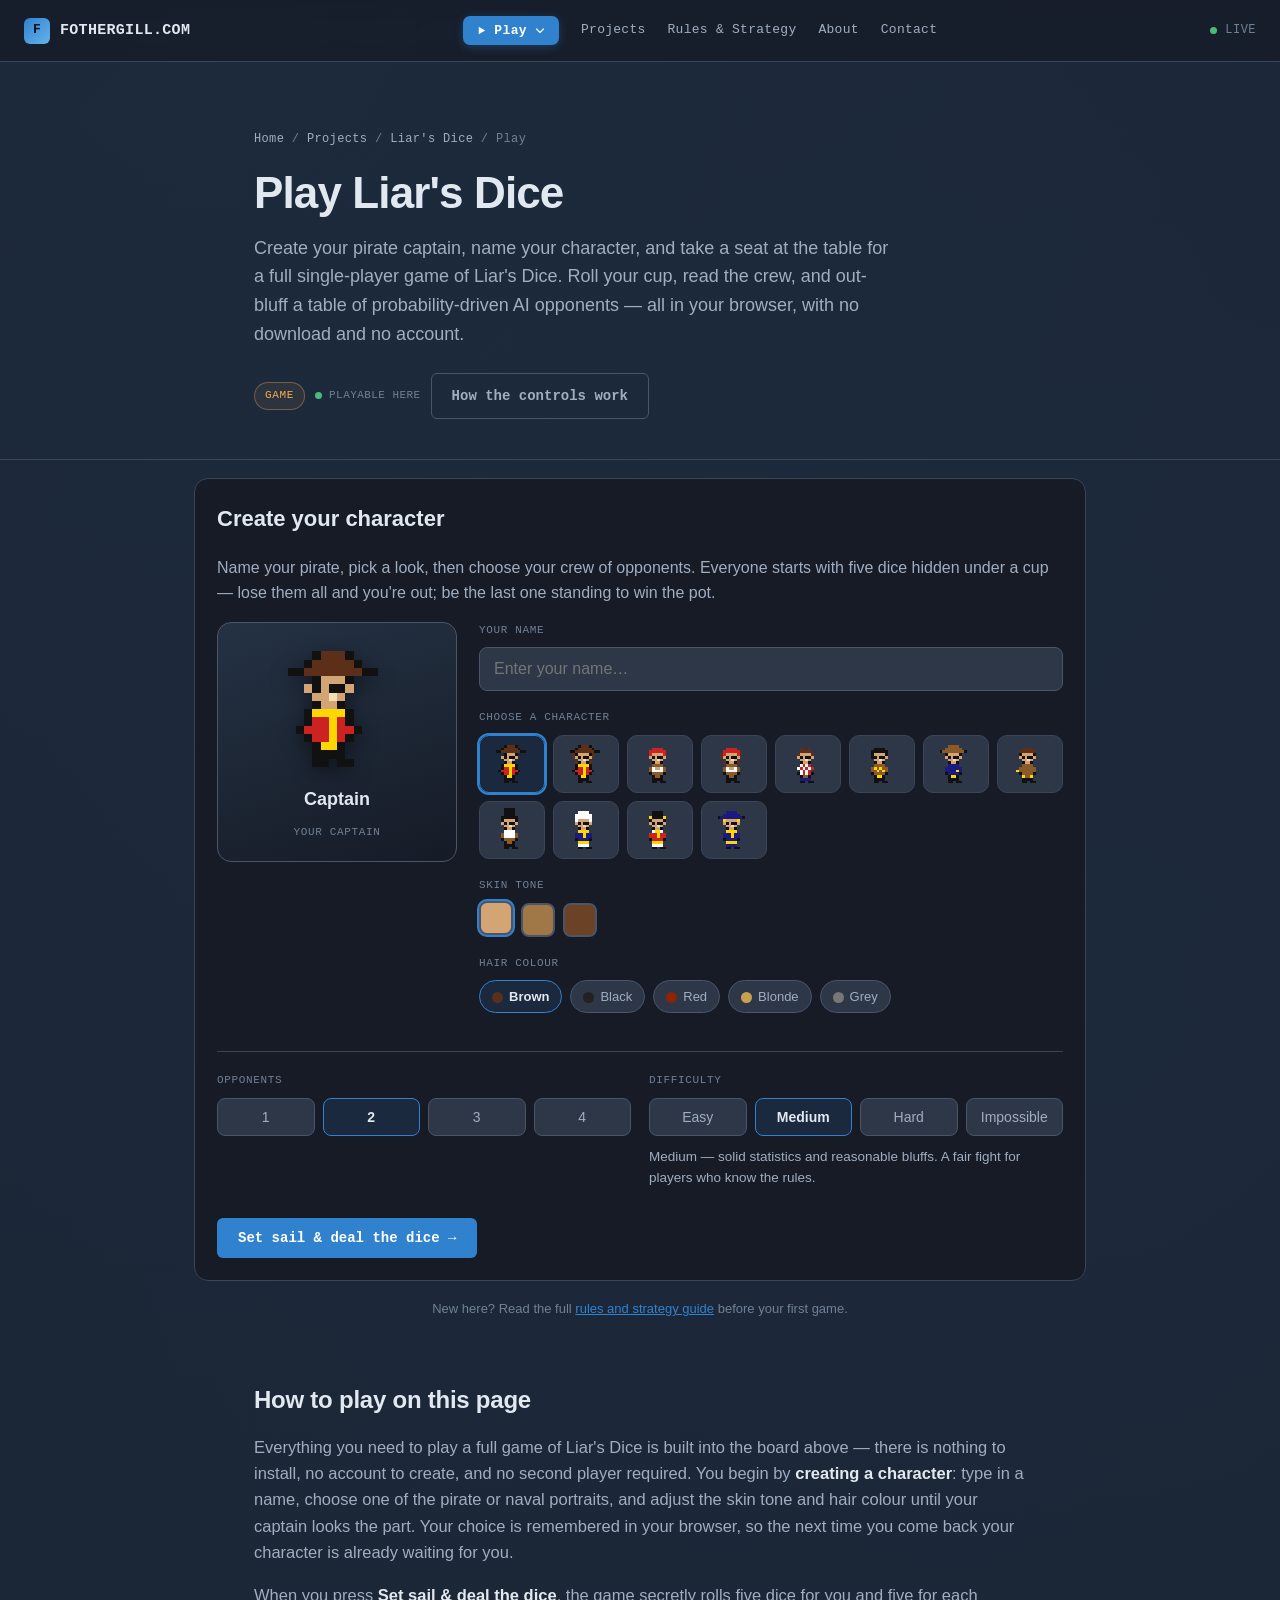
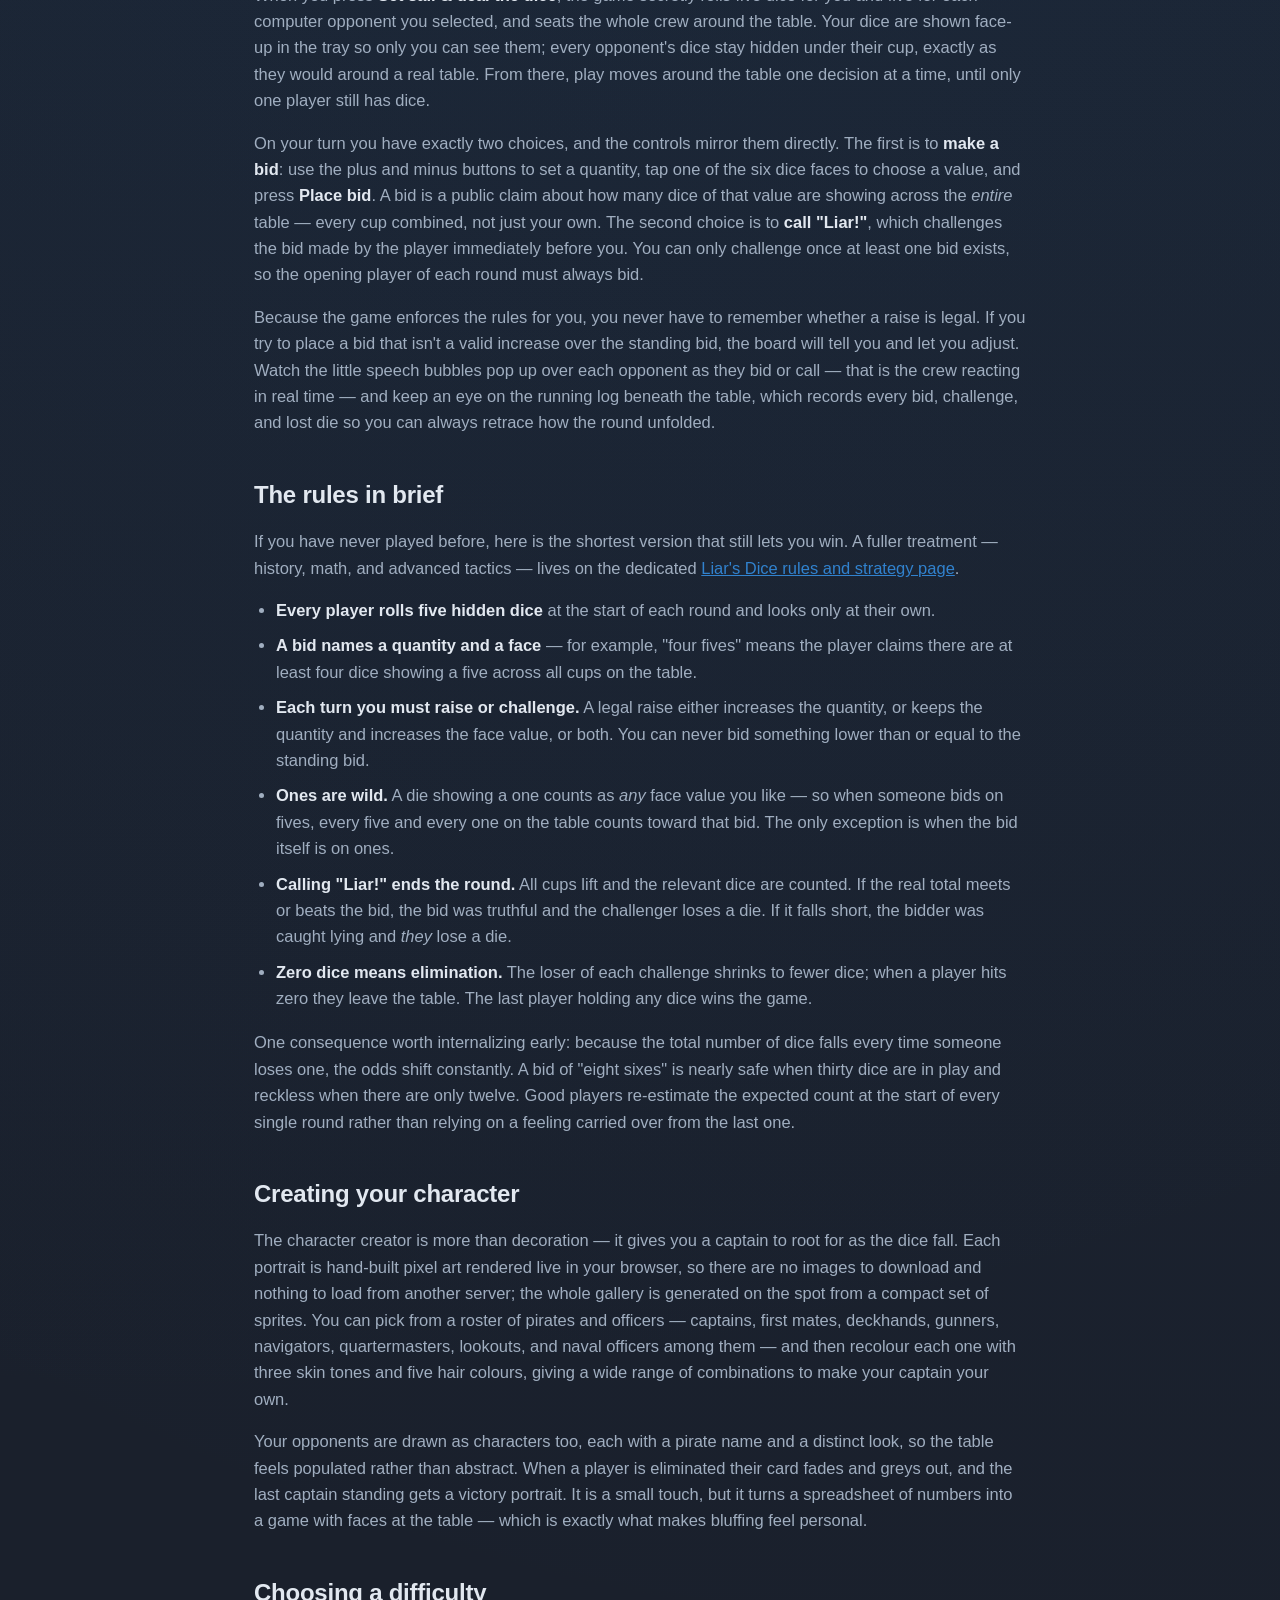
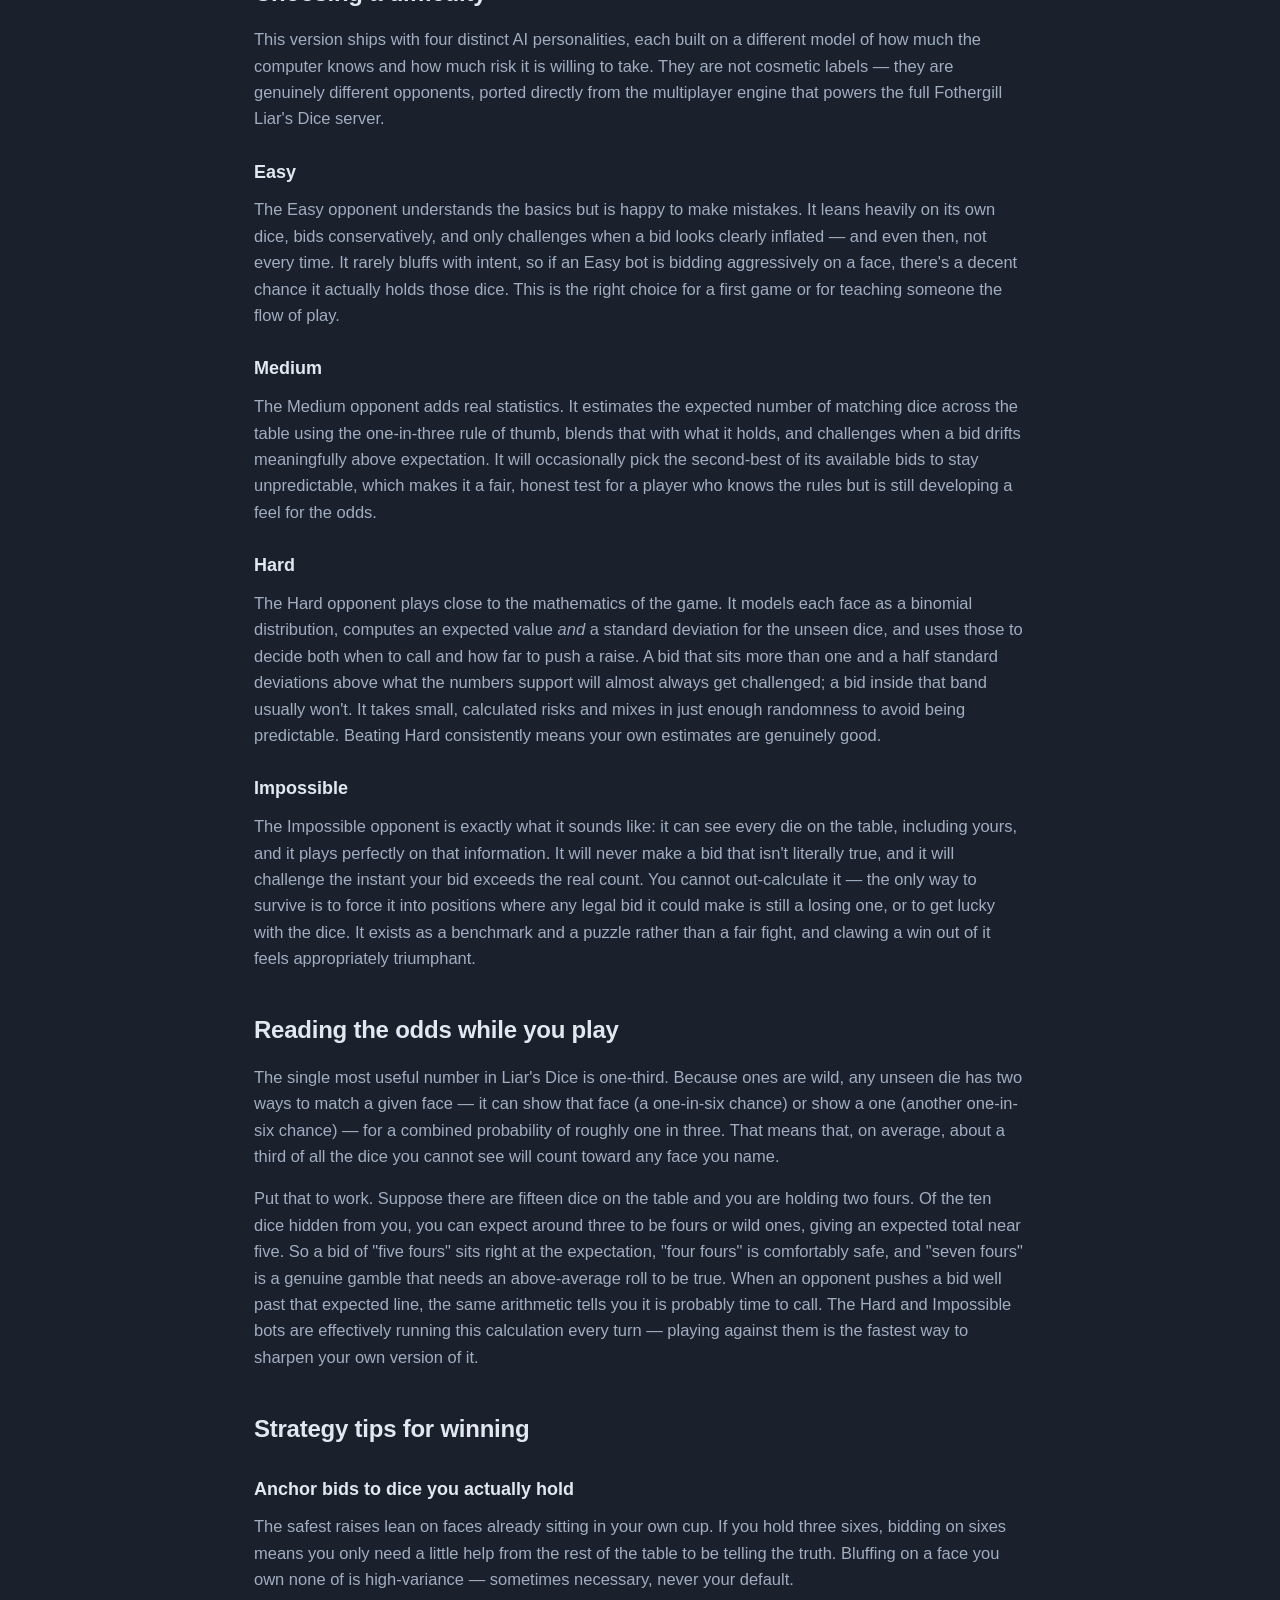
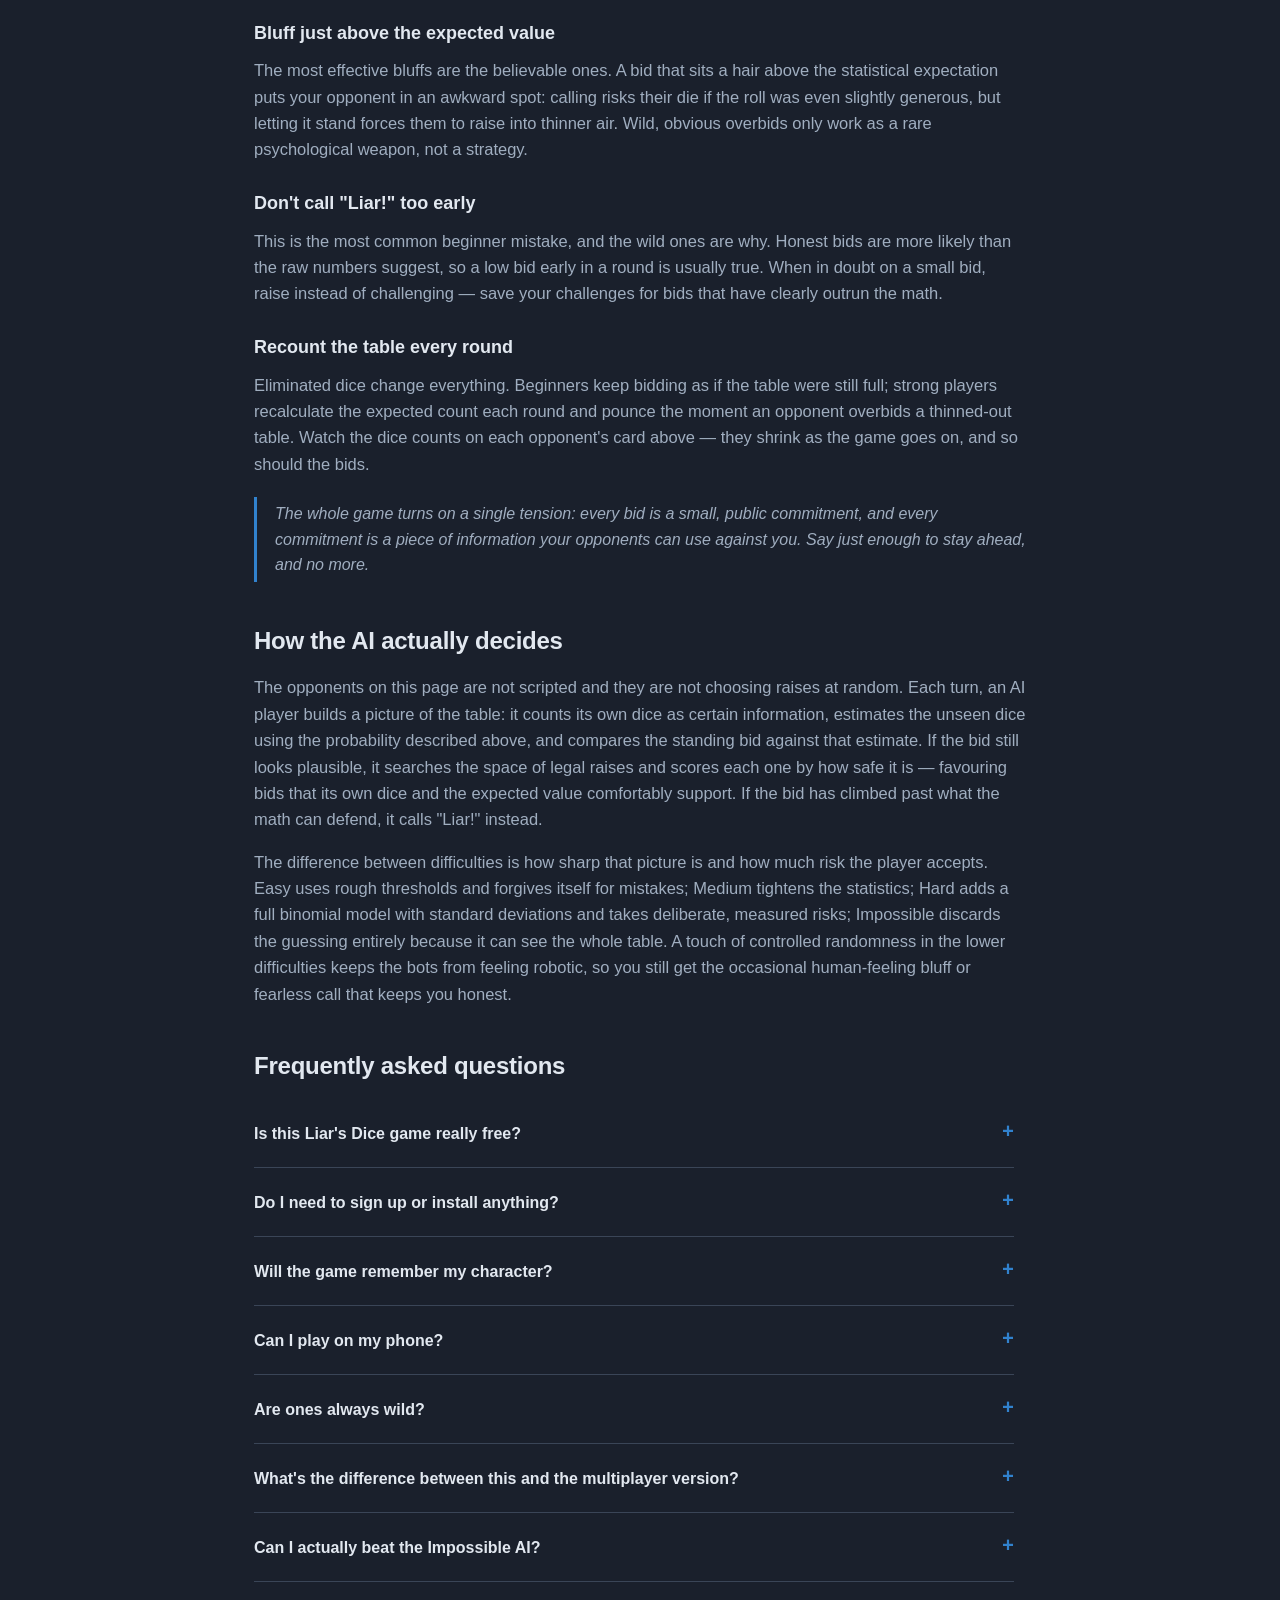
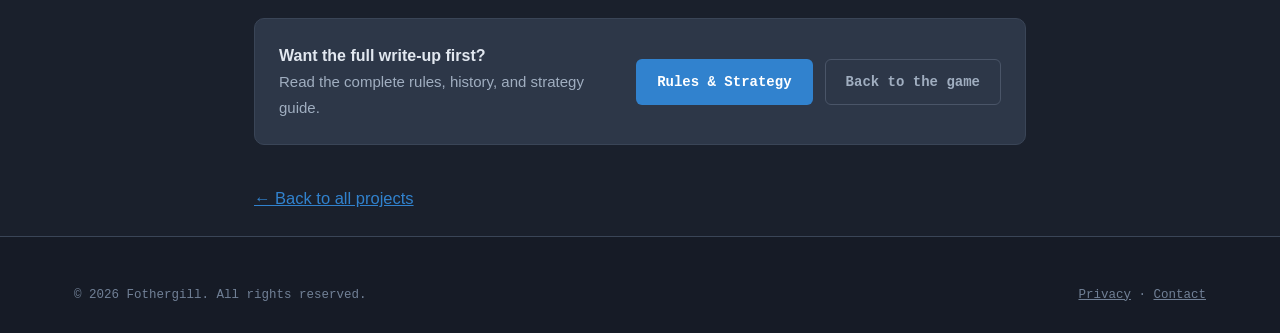
<file: liar-dice/index.html>
<!DOCTYPE html>
<html lang="en">
<head>
<meta charset="UTF-8">
<meta name="viewport" content="width=device-width, initial-scale=1.0">
<title>Play Liar's Dice Online — Free Single-Player Pirate Dice Game vs AI | Fothergill</title>
<meta name="description" content="Play Liar's Dice free in your browser. Create your pirate captain, name your character, and out-bluff a crew of AI opponents across four difficulty levels. Pixel-art avatars, animated dice, wild ones — no download, no account. Full rules and strategy included.">
<meta name="author" content="Fothergill">
<meta name="keywords" content="liar's dice, play liars dice online, liars dice free, single player liars dice, pirate dice game, dice bluffing game, perudo, dudo, liars dice vs ai, browser dice game, create character">
<link rel="canonical" href="https://fothergill.com/liar-dice/">
<meta property="og:type" content="game">
<meta property="og:title" content="Play Liar's Dice Online — Free Single-Player Pirate Dice Game vs AI">
<meta property="og:description" content="Create your pirate, name your captain, and out-bluff a crew of AI opponents in a full single-player game of Liar's Dice. Pixel-art avatars, animated dice, no download or account.">
<meta property="og:url" content="https://fothergill.com/liar-dice/">
<link rel="stylesheet" href="../style.css?v=2">
<style>
  /* ---------- Liar's Dice game board (page-scoped) ---------- */
  .game-shell{ max-width: 940px; margin: 0 auto 8px; padding: 0 24px; }
  .game-panel{
    background: var(--bg-elevated);
    border: 1px solid var(--border-soft);
    border-radius: 14px;
    padding: 22px;
    margin: 18px 0;
  }
  .game-panel h2{ margin-top: 0; }
  .hidden{ display:none !important; }
  .label-cap{
    font-family: var(--mono); font-size: 11px; letter-spacing: .06em;
    text-transform: uppercase; color: var(--text-muted);
  }

  /* ----- Character creation ----- */
  .create-grid{ display:grid; gap:22px; grid-template-columns: 1fr; }
  @media(min-width:720px){ .create-grid{ grid-template-columns: 240px 1fr; } }
  .preview-col{ text-align:center; }
  .preview-frame{
    background: linear-gradient(160deg,#243244,#161b26);
    border:1px solid var(--border);
    border-radius:14px;
    padding:20px;
    display:flex; flex-direction:column; align-items:center; gap:10px;
  }
  .preview-frame img{
    width:132px; height:132px; image-rendering:pixelated;
    filter: drop-shadow(0 6px 10px rgba(0,0,0,.4));
  }
  .preview-name{ font-weight:700; font-size:18px; color:var(--text-primary); word-break:break-word; }
  .name-input{
    width:100%; padding:12px 14px; font-size:16px;
    background: var(--surface); border:1px solid var(--border);
    border-radius:8px; color:var(--text-primary); font-family:var(--sans);
  }
  .name-input:focus{ outline:none; border-color:var(--accent); }
  .field-block{ margin-bottom:18px; }
  .field-block > .label-cap{ display:block; margin-bottom:8px; }

  .char-grid{
    display:grid; grid-template-columns: repeat(auto-fill, minmax(58px,1fr));
    gap:8px;
  }
  .char-cell{
    background: var(--surface); border:1px solid var(--border-soft);
    border-radius:10px; padding:6px; cursor:pointer; display:flex;
    align-items:center; justify-content:center; transition:all .12s ease;
  }
  .char-cell img{ width:44px; height:44px; image-rendering:pixelated; }
  .char-cell:hover{ border-color:var(--accent); }
  .char-cell.selected{ border-color:var(--accent); box-shadow:0 0 0 2px var(--accent); background:var(--accent-soft); }

  .swatch-row{ display:flex; gap:8px; flex-wrap:wrap; }
  .swatch{
    width:34px; height:34px; border-radius:8px; cursor:pointer;
    border:2px solid var(--border); transition:transform .1s ease, box-shadow .12s ease;
  }
  .swatch.selected{ box-shadow:0 0 0 2px var(--accent); transform:translateY(-2px); }
  .chip-row{ display:flex; gap:8px; flex-wrap:wrap; }
  .chip{
    padding:8px 12px; border-radius:20px; border:1px solid var(--border);
    background:var(--surface); color:var(--text-secondary); cursor:pointer;
    font-size:13px; text-transform:capitalize; transition:all .12s ease;
  }
  .chip:hover{ border-color:var(--accent); color:var(--text-primary); }
  .chip.selected{ background:var(--accent-soft); border-color:var(--accent); color:var(--text-primary); font-weight:600; }

  .setup-grid{ display:grid; grid-template-columns:repeat(auto-fit,minmax(220px,1fr)); gap:18px; margin:6px 0; }
  .seg{ display:flex; flex-wrap:wrap; gap:8px; }
  .seg button{
    flex:1; min-width:60px; padding:10px 8px; background:var(--surface);
    border:1px solid var(--border); color:var(--text-secondary); border-radius:8px;
    font-size:14px; cursor:pointer; transition:all .15s ease;
  }
  .seg button:hover{ border-color:var(--accent); color:var(--text-primary); }
  .seg button.selected{ background:var(--accent-soft); border-color:var(--accent); color:var(--text-primary); font-weight:600; }
  .diff-note{ margin-top:10px; font-size:13.5px; color:var(--text-secondary); min-height:20px; }

  /* ----- Players row ----- */
  .players-row{ display:grid; grid-template-columns:repeat(auto-fit,minmax(160px,1fr)); gap:12px; margin:4px 0 18px; }
  .player-card{
    background: var(--surface); border:1px solid var(--border-soft); border-radius:12px;
    padding:12px 14px; transition:border-color .2s ease, box-shadow .2s ease; position:relative;
  }
  .player-card.active{ border-color:var(--accent); box-shadow:0 0 0 1px var(--accent), 0 6px 18px rgba(49,130,206,0.18); }
  .player-card.out{ opacity:.42; filter:grayscale(0.6); }
  .pc-top{ display:flex; align-items:center; gap:10px; margin-bottom:8px; }
  .pc-avatar{ width:46px; height:46px; image-rendering:pixelated; flex-shrink:0; }
  .pc-meta{ min-width:0; }
  .player-name{ font-weight:600; font-size:14px; color:var(--text-primary); white-space:nowrap; overflow:hidden; text-overflow:ellipsis; }
  .player-tag{
    font-family:var(--mono); font-size:10px; letter-spacing:.05em; text-transform:uppercase;
    padding:1px 6px; border-radius:5px; background:var(--accent-soft); color:var(--text-secondary);
  }
  .player-tag.you{ background:rgba(72,187,120,0.16); color:#9ae6b4; }
  .dice-count{ font-size:12px; color:var(--text-muted); font-family:var(--mono); margin-top:2px; }
  .cup-row{ display:flex; flex-wrap:wrap; gap:5px; margin-top:8px; min-height:14px; }
  .cup-die{ width:12px; height:12px; border-radius:3px; background:var(--border); }
  .speech{
    position:absolute; top:-12px; right:10px;
    background:var(--accent); color:#fff; font-size:12px; font-weight:600;
    padding:3px 9px; border-radius:12px; white-space:nowrap;
    box-shadow:0 4px 10px rgba(0,0,0,.35); animation:pop .25s ease;
  }
  .speech.call{ background:#c53030; }
  @keyframes pop{ from{ transform:scale(.6); opacity:0; } to{ transform:scale(1); opacity:1; } }

  /* ----- Dice ----- */
  .dice-tray{ display:flex; flex-wrap:wrap; gap:12px; margin:14px 0; min-height:54px; }
  .die{
    width:54px; height:54px; background:#f7fafc; border-radius:12px;
    display:grid; grid-template-columns:repeat(3,1fr); grid-template-rows:repeat(3,1fr);
    padding:8px; box-shadow:inset 0 -3px 0 rgba(0,0,0,.12), 0 3px 6px rgba(0,0,0,.35);
  }
  .die.wild{ background:linear-gradient(135deg,#fefcbf,#faf089); }
  .die.rolling{ animation:tumble .12s linear infinite; }
  @keyframes tumble{ 0%{transform:rotate(-8deg) translateY(0);} 50%{transform:rotate(8deg) translateY(-4px);} 100%{transform:rotate(-8deg) translateY(0);} }
  .die .pip{ width:8px; height:8px; border-radius:50%; background:#1a202c; align-self:center; justify-self:center; }
  .p-tl{grid-area:1/1;} .p-tr{grid-area:1/3;} .p-ml{grid-area:2/1;} .p-mc{grid-area:2/2;}
  .p-mr{grid-area:2/3;} .p-bl{grid-area:3/1;} .p-br{grid-area:3/3;}

  /* ----- Bid banner ----- */
  .bid-banner{
    display:flex; align-items:center; justify-content:space-between; flex-wrap:wrap; gap:12px;
    background:var(--surface); border:1px solid var(--border-soft); border-radius:10px;
    padding:14px 16px; margin:8px 0 16px;
  }
  .bid-value{ font-size:20px; font-weight:700; color:var(--text-primary); }
  .bid-value .num{ color:var(--accent); }
  .turn-flag{ font-family:var(--mono); font-size:12px; color:var(--text-secondary); }
  .turn-flag .dot{ display:inline-block; width:8px; height:8px; border-radius:50%; background:var(--status-live); margin-right:6px; animation:pulse 1.6s infinite; }
  @keyframes pulse{ 0%,100%{opacity:1} 50%{opacity:.35} }

  /* ----- Controls ----- */
  .control-grid{ display:grid; grid-template-columns:1fr; gap:16px; }
  @media(min-width:620px){ .control-grid{ grid-template-columns:1.2fr 1fr; } }
  .control-box{ background:var(--surface); border:1px solid var(--border-soft); border-radius:10px; padding:16px; }
  .control-box h3{ margin:0 0 12px; font-size:14px; font-family:var(--mono); letter-spacing:.04em; text-transform:uppercase; color:var(--text-secondary); }
  .stepper{ display:flex; align-items:center; gap:10px; margin-bottom:12px; }
  .stepper button{ width:38px; height:38px; border-radius:8px; border:1px solid var(--border); background:var(--surface-hover); color:var(--text-primary); font-size:20px; line-height:1; cursor:pointer; }
  .stepper button:hover{ border-color:var(--accent); }
  .stepper .val{ min-width:44px; text-align:center; font-size:22px; font-weight:700; color:var(--text-primary); }
  .stepper .cap{ font-size:12px; color:var(--text-muted); font-family:var(--mono); }
  .face-picker{ display:flex; gap:8px; flex-wrap:wrap; margin-bottom:14px; }
  .face-btn{
    width:44px; height:44px; border-radius:10px; border:1px solid var(--border); background:#f7fafc;
    cursor:pointer; display:grid; grid-template-columns:repeat(3,1fr); grid-template-rows:repeat(3,1fr);
    padding:6px; transition:transform .1s ease, box-shadow .15s ease;
  }
  .face-btn .pip{ width:6px; height:6px; border-radius:50%; background:#1a202c; align-self:center; justify-self:center; }
  .face-btn.selected{ box-shadow:0 0 0 2px var(--accent); transform:translateY(-2px); }
  .face-btn.wildface{ background:linear-gradient(135deg,#fefcbf,#faf089); }
  .btn-row{ display:flex; gap:10px; flex-wrap:wrap; }
  .btn-danger{ background:#c53030; color:#fff; }
  .btn-danger:hover{ background:#9b2c2c; }
  .btn[disabled]{ opacity:.4; cursor:not-allowed; pointer-events:none; }
  .form-error{ color:#feb2b2; font-size:13px; margin-top:10px; min-height:18px; }

  /* ----- Log & reveal ----- */
  .log{ margin-top:16px; max-height:210px; overflow-y:auto; background:var(--bg); border:1px solid var(--border-soft); border-radius:10px; padding:12px 14px; }
  .log-entry{ font-size:13.5px; padding:5px 0; border-bottom:1px dashed var(--border-soft); color:var(--text-secondary); }
  .log-entry:last-child{ border-bottom:none; }
  .log-entry .who{ color:var(--text-primary); font-weight:600; }
  .log-entry.system{ color:var(--accent); font-family:var(--mono); font-size:12.5px; }
  .log-entry.reveal{ color:#9ae6b4; }
  .log-entry.reveal.bad{ color:#feb2b2; }
  .reveal-box{ background:var(--surface); border:1px solid var(--accent); border-radius:12px; padding:20px; margin-top:16px; }
  .reveal-box h3{ margin:0 0 6px; font-size:18px; }
  .reveal-line{ color:var(--text-secondary); margin:4px 0; }
  .reveal-line strong{ color:var(--text-primary); }
  .reveal-tray{ display:flex; flex-wrap:wrap; gap:12px; margin:12px 0; }
  .mini-group{ display:flex; flex-direction:column; gap:4px; }
  .mini-group .lbl{ font-size:11px; color:var(--text-muted); font-family:var(--mono); }
  .mini-die{ width:34px; height:34px; background:#f7fafc; border-radius:8px; display:grid; grid-template-columns:repeat(3,1fr); grid-template-rows:repeat(3,1fr); padding:5px; }
  .mini-die.hit{ box-shadow:0 0 0 2px var(--status-live); }
  .mini-die.wild{ background:linear-gradient(135deg,#fefcbf,#faf089); }
  .mini-die .pip{ width:5px; height:5px; border-radius:50%; background:#1a202c; align-self:center; justify-self:center; }
  .banner-win{ text-align:center; padding:26px 20px; background:linear-gradient(135deg,var(--accent-soft),transparent); border:1px solid var(--accent); border-radius:12px; margin-top:16px; }
  .banner-win img{ width:96px; height:96px; image-rendering:pixelated; margin-bottom:8px; }
  .banner-win h3{ font-size:24px; margin:0 0 8px; }
  .scoreboard-note{ font-size:13px; color:var(--text-muted); margin-top:10px; }
</style>
  <meta name="google-adsense-account" content="ca-pub-5640001487510155">
  <script async src="https://pagead2.googlesyndication.com/pagead/js/adsbygoogle.js?client=ca-pub-5640001487510155" crossorigin="anonymous"></script>
</head>
<body id="top">

<div class="topbar">
  <div class="topbar-inner">
    <a href="../index.html" class="brand"><span class="brand-mark">F</span>FOTHERGILL.COM</a>
    <nav class="topnav" aria-label="Primary">
      <div class="play-menu">
        <button type="button" class="play-toggle" aria-haspopup="true"><svg class="play-ico" viewBox="0 0 24 24" fill="currentColor"><path d="M6 4l14 8-14 8z"/></svg>Play<svg class="caret" viewBox="0 0 24 24" fill="none" stroke="currentColor" stroke-width="2.6" stroke-linecap="round" stroke-linejoin="round"><path d="M5 8l7 7 7-7"/></svg></button>
        <div class="play-dropdown">
          <a href="../liar-dice/"><svg viewBox="0 0 24 24" fill="none" stroke="currentColor" stroke-width="1.8" stroke-linecap="round" stroke-linejoin="round"><rect x="3" y="3" width="18" height="18" rx="3"/><circle cx="8" cy="8" r="1.2" fill="currentColor" stroke="none"/><circle cx="16" cy="8" r="1.2" fill="currentColor" stroke="none"/><circle cx="8" cy="16" r="1.2" fill="currentColor" stroke="none"/><circle cx="16" cy="16" r="1.2" fill="currentColor" stroke="none"/><circle cx="12" cy="12" r="1.2" fill="currentColor" stroke="none"/></svg>Liar's Dice</a>
          <a href="../budget-draft/"><svg viewBox="0 0 24 24" fill="none" stroke="currentColor" stroke-width="1.8" stroke-linecap="round" stroke-linejoin="round"><ellipse cx="12" cy="12" rx="9" ry="6"/><path d="M6 12h12M12 8v8"/></svg>NFL Budget Draft</a>
          <a href="../tiny-town-traffic/"><svg viewBox="0 0 24 24" fill="none" stroke="currentColor" stroke-width="1.8" stroke-linecap="round" stroke-linejoin="round"><rect x="3" y="3" width="7" height="7" rx="1"/><rect x="14" y="3" width="7" height="7" rx="1"/><rect x="3" y="14" width="7" height="7" rx="1"/><rect x="14" y="14" width="7" height="7" rx="1"/></svg>Tiny Town Traffic</a>
        </div>
      </div>
      <a href="../index.html#projects">Projects</a>
      <a href="../projects/liars-dice.html">Rules &amp; Strategy</a>
      <a href="../about.html">About</a>
      <a href="../contact.html">Contact</a>
    </nav>
    <div class="topbar-status"><span class="pulse-dot"></span><span class="status-text">LIVE</span></div>
  </div>
</div>

<main>
  <header class="subhead">
    <div class="wrap-narrow">
      <p class="breadcrumb"><a href="../index.html">Home</a> / <a href="../index.html#projects">Projects</a> / <a href="../projects/liars-dice.html">Liar's Dice</a> / Play</p>
      <h1>Play Liar's Dice</h1>
      <p class="lede">Create your pirate captain, name your character, and take a seat at the table for a full single-player game of Liar's Dice. Roll your cup, read the crew, and out-bluff a table of probability-driven AI opponents — all in your browser, with no download and no account.</p>
      <div class="badge-row">
        <span class="card-tag games">Game</span>
        <span class="card-status"><span class="pulse-dot"></span>PLAYABLE HERE</span>
        <a class="btn btn-ghost" href="#how-to-use">How the controls work</a>
      </div>
    </div>
  </header>

  <!-- ============ THE GAME ============ -->
  <div class="game-shell">

    <!-- Character creation + setup -->
    <section class="game-panel" id="setup">
      <h2 style="font-size:22px;">Create your character</h2>
      <p style="color:var(--text-secondary);margin:0 0 16px;">Name your pirate, pick a look, then choose your crew of opponents. Everyone starts with five dice hidden under a cup — lose them all and you're out; be the last one standing to win the pot.</p>

      <div class="create-grid">
        <!-- Live preview -->
        <div class="preview-col">
          <div class="preview-frame">
            <img id="preview-img" alt="Your character preview">
            <div class="preview-name" id="preview-name">Captain</div>
            <div class="label-cap">Your captain</div>
          </div>
        </div>

        <!-- Options -->
        <div>
          <div class="field-block">
            <span class="label-cap">Your name</span>
            <input class="name-input" id="name-input" type="text" maxlength="16" placeholder="Enter your name…" autocomplete="off">
          </div>

          <div class="field-block">
            <span class="label-cap">Choose a character</span>
            <div class="char-grid" id="char-grid"></div>
          </div>

          <div class="field-block">
            <span class="label-cap">Skin tone</span>
            <div class="swatch-row" id="skin-row"></div>
          </div>

          <div class="field-block">
            <span class="label-cap">Hair colour</span>
            <div class="chip-row" id="hair-row"></div>
          </div>
        </div>
      </div>

      <hr style="border:none;border-top:1px solid var(--border-soft);margin:20px 0;">

      <div class="setup-grid">
        <div>
          <span class="label-cap" style="display:block;margin-bottom:8px;">Opponents</span>
          <div class="seg" id="opp-seg" role="group" aria-label="Number of opponents">
            <button data-opp="1">1</button>
            <button data-opp="2" class="selected">2</button>
            <button data-opp="3">3</button>
            <button data-opp="4">4</button>
          </div>
        </div>
        <div>
          <span class="label-cap" style="display:block;margin-bottom:8px;">Difficulty</span>
          <div class="seg" id="diff-seg" role="group" aria-label="AI difficulty">
            <button data-diff="easy">Easy</button>
            <button data-diff="medium" class="selected">Medium</button>
            <button data-diff="hard">Hard</button>
            <button data-diff="impossible">Impossible</button>
          </div>
          <p class="diff-note" id="diff-note">Medium — solid statistics and reasonable bluffs. A fair fight for players who know the rules.</p>
        </div>
      </div>

      <div class="btn-row" style="margin-top:16px;">
        <button class="btn btn-primary" id="start-btn" style="min-width:200px;">Set sail &amp; deal the dice &rarr;</button>
      </div>
    </section>

    <!-- Active game -->
    <section class="game-panel hidden" id="game">
      <div class="players-row" id="players-row"></div>

      <div class="bid-banner">
        <div>
          <div class="label-cap">Current bid on the table</div>
          <div class="bid-value" id="bid-display">No bid yet — opening bid</div>
        </div>
        <div class="turn-flag" id="turn-flag"><span class="dot"></span><span id="turn-text">Your turn</span></div>
      </div>

      <div>
        <div class="label-cap">Your dice (only you can see these)</div>
        <div class="dice-tray" id="your-dice"></div>
      </div>

      <div class="controls" id="controls">
        <div class="control-grid">
          <div class="control-box">
            <h3>Make a bid</h3>
            <div class="stepper">
              <button id="qty-minus" aria-label="Decrease quantity">&minus;</button>
              <span class="val" id="qty-val">1</span>
              <button id="qty-plus" aria-label="Increase quantity">+</button>
              <span class="cap">dice showing</span>
            </div>
            <div class="face-picker" id="face-picker" aria-label="Choose a face value"></div>
            <button class="btn btn-primary" id="bid-btn" style="width:100%;justify-content:center;">Place bid</button>
            <div class="form-error" id="bid-error"></div>
          </div>
          <div class="control-box">
            <h3>Or call a bluff</h3>
            <p style="color:var(--text-secondary);font-size:13.5px;margin:0 0 14px;">If you think the last bid is higher than the real number of matching dice on the table, challenge it. Cups lift, dice are counted — and whoever was wrong loses a die.</p>
            <button class="btn btn-danger" id="challenge-btn" style="width:100%;justify-content:center;">Call "Liar!"</button>
          </div>
        </div>
      </div>

      <div class="reveal-box hidden" id="reveal-box"></div>
      <div class="banner-win hidden" id="win-box"></div>

      <div class="log" id="log" aria-live="polite"></div>

      <div class="btn-row" style="margin-top:16px;">
        <button class="btn btn-ghost" id="newgame-btn" style="min-width:170px;">Quit &amp; new table</button>
      </div>
    </section>

    <p class="scoreboard-note" style="text-align:center;">New here? Read the full <a href="../projects/liars-dice.html">rules and strategy guide</a> before your first game.</p>
  </div>

  <!-- ============ TEXT CONTENT FOR READERS & CRAWLERS ============ -->
  <article class="article">
    <div class="wrap-narrow">

      <h2 id="how-to-use">How to play on this page</h2>
      <p>Everything you need to play a full game of Liar's Dice is built into the board above — there is nothing to install, no account to create, and no second player required. You begin by <strong>creating a character</strong>: type in a name, choose one of the pirate or naval portraits, and adjust the skin tone and hair colour until your captain looks the part. Your choice is remembered in your browser, so the next time you come back your character is already waiting for you.</p>
      <p>When you press <strong>Set sail &amp; deal the dice</strong>, the game secretly rolls five dice for you and five for each computer opponent you selected, and seats the whole crew around the table. Your dice are shown face-up in the tray so only you can see them; every opponent's dice stay hidden under their cup, exactly as they would around a real table. From there, play moves around the table one decision at a time, until only one player still has dice.</p>
      <p>On your turn you have exactly two choices, and the controls mirror them directly. The first is to <strong>make a bid</strong>: use the plus and minus buttons to set a quantity, tap one of the six dice faces to choose a value, and press <strong>Place bid</strong>. A bid is a public claim about how many dice of that value are showing across the <em>entire</em> table — every cup combined, not just your own. The second choice is to <strong>call "Liar!"</strong>, which challenges the bid made by the player immediately before you. You can only challenge once at least one bid exists, so the opening player of each round must always bid.</p>
      <p>Because the game enforces the rules for you, you never have to remember whether a raise is legal. If you try to place a bid that isn't a valid increase over the standing bid, the board will tell you and let you adjust. Watch the little speech bubbles pop up over each opponent as they bid or call — that is the crew reacting in real time — and keep an eye on the running log beneath the table, which records every bid, challenge, and lost die so you can always retrace how the round unfolded.</p>

      <h2 id="quick-rules">The rules in brief</h2>
      <p>If you have never played before, here is the shortest version that still lets you win. A fuller treatment — history, math, and advanced tactics — lives on the dedicated <a href="../projects/liars-dice.html">Liar's Dice rules and strategy page</a>.</p>
      <ul>
        <li><strong>Every player rolls five hidden dice</strong> at the start of each round and looks only at their own.</li>
        <li><strong>A bid names a quantity and a face</strong> — for example, "four fives" means the player claims there are at least four dice showing a five across all cups on the table.</li>
        <li><strong>Each turn you must raise or challenge.</strong> A legal raise either increases the quantity, or keeps the quantity and increases the face value, or both. You can never bid something lower than or equal to the standing bid.</li>
        <li><strong>Ones are wild.</strong> A die showing a one counts as <em>any</em> face value you like — so when someone bids on fives, every five and every one on the table counts toward that bid. The only exception is when the bid itself is on ones.</li>
        <li><strong>Calling "Liar!" ends the round.</strong> All cups lift and the relevant dice are counted. If the real total meets or beats the bid, the bid was truthful and the challenger loses a die. If it falls short, the bidder was caught lying and <em>they</em> lose a die.</li>
        <li><strong>Zero dice means elimination.</strong> The loser of each challenge shrinks to fewer dice; when a player hits zero they leave the table. The last player holding any dice wins the game.</li>
      </ul>
      <p>One consequence worth internalizing early: because the total number of dice falls every time someone loses one, the odds shift constantly. A bid of "eight sixes" is nearly safe when thirty dice are in play and reckless when there are only twelve. Good players re-estimate the expected count at the start of every single round rather than relying on a feeling carried over from the last one.</p>

      <h2 id="characters">Creating your character</h2>
      <p>The character creator is more than decoration — it gives you a captain to root for as the dice fall. Each portrait is hand-built pixel art rendered live in your browser, so there are no images to download and nothing to load from another server; the whole gallery is generated on the spot from a compact set of sprites. You can pick from a roster of pirates and officers — captains, first mates, deckhands, gunners, navigators, quartermasters, lookouts, and naval officers among them — and then recolour each one with three skin tones and five hair colours, giving a wide range of combinations to make your captain your own.</p>
      <p>Your opponents are drawn as characters too, each with a pirate name and a distinct look, so the table feels populated rather than abstract. When a player is eliminated their card fades and greys out, and the last captain standing gets a victory portrait. It is a small touch, but it turns a spreadsheet of numbers into a game with faces at the table — which is exactly what makes bluffing feel personal.</p>

      <h2 id="difficulty">Choosing a difficulty</h2>
      <p>This version ships with four distinct AI personalities, each built on a different model of how much the computer knows and how much risk it is willing to take. They are not cosmetic labels — they are genuinely different opponents, ported directly from the multiplayer engine that powers the full Fothergill Liar's Dice server.</p>
      <h3>Easy</h3>
      <p>The Easy opponent understands the basics but is happy to make mistakes. It leans heavily on its own dice, bids conservatively, and only challenges when a bid looks clearly inflated — and even then, not every time. It rarely bluffs with intent, so if an Easy bot is bidding aggressively on a face, there's a decent chance it actually holds those dice. This is the right choice for a first game or for teaching someone the flow of play.</p>
      <h3>Medium</h3>
      <p>The Medium opponent adds real statistics. It estimates the expected number of matching dice across the table using the one-in-three rule of thumb, blends that with what it holds, and challenges when a bid drifts meaningfully above expectation. It will occasionally pick the second-best of its available bids to stay unpredictable, which makes it a fair, honest test for a player who knows the rules but is still developing a feel for the odds.</p>
      <h3>Hard</h3>
      <p>The Hard opponent plays close to the mathematics of the game. It models each face as a binomial distribution, computes an expected value <em>and</em> a standard deviation for the unseen dice, and uses those to decide both when to call and how far to push a raise. A bid that sits more than one and a half standard deviations above what the numbers support will almost always get challenged; a bid inside that band usually won't. It takes small, calculated risks and mixes in just enough randomness to avoid being predictable. Beating Hard consistently means your own estimates are genuinely good.</p>
      <h3>Impossible</h3>
      <p>The Impossible opponent is exactly what it sounds like: it can see every die on the table, including yours, and it plays perfectly on that information. It will never make a bid that isn't literally true, and it will challenge the instant your bid exceeds the real count. You cannot out-calculate it — the only way to survive is to force it into positions where any legal bid it could make is still a losing one, or to get lucky with the dice. It exists as a benchmark and a puzzle rather than a fair fight, and clawing a win out of it feels appropriately triumphant.</p>

      <h2 id="odds">Reading the odds while you play</h2>
      <p>The single most useful number in Liar's Dice is one-third. Because ones are wild, any unseen die has two ways to match a given face — it can show that face (a one-in-six chance) or show a one (another one-in-six chance) — for a combined probability of roughly one in three. That means that, on average, about a third of all the dice you cannot see will count toward any face you name.</p>
      <p>Put that to work. Suppose there are fifteen dice on the table and you are holding two fours. Of the ten dice hidden from you, you can expect around three to be fours or wild ones, giving an expected total near five. So a bid of "five fours" sits right at the expectation, "four fours" is comfortably safe, and "seven fours" is a genuine gamble that needs an above-average roll to be true. When an opponent pushes a bid well past that expected line, the same arithmetic tells you it is probably time to call. The Hard and Impossible bots are effectively running this calculation every turn — playing against them is the fastest way to sharpen your own version of it.</p>

      <h2 id="strategy">Strategy tips for winning</h2>
      <h3>Anchor bids to dice you actually hold</h3>
      <p>The safest raises lean on faces already sitting in your own cup. If you hold three sixes, bidding on sixes means you only need a little help from the rest of the table to be telling the truth. Bluffing on a face you own none of is high-variance — sometimes necessary, never your default.</p>
      <h3>Bluff just above the expected value</h3>
      <p>The most effective bluffs are the believable ones. A bid that sits a hair above the statistical expectation puts your opponent in an awkward spot: calling risks their die if the roll was even slightly generous, but letting it stand forces them to raise into thinner air. Wild, obvious overbids only work as a rare psychological weapon, not a strategy.</p>
      <h3>Don't call "Liar!" too early</h3>
      <p>This is the most common beginner mistake, and the wild ones are why. Honest bids are more likely than the raw numbers suggest, so a low bid early in a round is usually true. When in doubt on a small bid, raise instead of challenging — save your challenges for bids that have clearly outrun the math.</p>
      <h3>Recount the table every round</h3>
      <p>Eliminated dice change everything. Beginners keep bidding as if the table were still full; strong players recalculate the expected count each round and pounce the moment an opponent overbids a thinned-out table. Watch the dice counts on each opponent's card above — they shrink as the game goes on, and so should the bids.</p>
      <blockquote>The whole game turns on a single tension: every bid is a small, public commitment, and every commitment is a piece of information your opponents can use against you. Say just enough to stay ahead, and no more.</blockquote>

      <h2 id="how-ai-works">How the AI actually decides</h2>
      <p>The opponents on this page are not scripted and they are not choosing raises at random. Each turn, an AI player builds a picture of the table: it counts its own dice as certain information, estimates the unseen dice using the probability described above, and compares the standing bid against that estimate. If the bid still looks plausible, it searches the space of legal raises and scores each one by how safe it is — favouring bids that its own dice and the expected value comfortably support. If the bid has climbed past what the math can defend, it calls "Liar!" instead.</p>
      <p>The difference between difficulties is how sharp that picture is and how much risk the player accepts. Easy uses rough thresholds and forgives itself for mistakes; Medium tightens the statistics; Hard adds a full binomial model with standard deviations and takes deliberate, measured risks; Impossible discards the guessing entirely because it can see the whole table. A touch of controlled randomness in the lower difficulties keeps the bots from feeling robotic, so you still get the occasional human-feeling bluff or fearless call that keeps you honest.</p>

      <h2 id="faq">Frequently asked questions</h2>
      <div class="faq">
        <details><summary>Is this Liar's Dice game really free?</summary><p>Yes. The complete single-player game runs free in your browser with no account, no download, and no in-game purchases. The site is supported by lightweight advertising, explained in full on the <a href="../privacy.html">privacy policy</a> page.</p></details>
        <details><summary>Do I need to sign up or install anything?</summary><p>No. The entire game — including the character creator and pixel-art graphics — lives on this page and runs the moment it loads. There is nothing to install and no sign-up wall in front of the fun.</p></details>
        <details><summary>Will the game remember my character?</summary><p>Yes. Your name and character choice are saved locally in your own browser, so your captain is waiting for you the next time you visit. Nothing is sent to a server.</p></details>
        <details><summary>Can I play on my phone?</summary><p>Yes. The board is built to be responsive, with large tap targets for the dice, faces, and buttons. It works on modern phones, tablets, and desktops.</p></details>
        <details><summary>Are ones always wild?</summary><p>Yes, this version uses the widely played standard ruleset where ones count as wild toward any face — except when the bid itself is on ones. It makes honest bids a little more likely than the raw numbers suggest.</p></details>
        <details><summary>What's the difference between this and the multiplayer version?</summary><p>This page is a self-contained single-player experience against AI. The <a href="https://liarsdice.fothergill.com/" target="_blank" rel="noopener noreferrer">full multiplayer server</a> lets you play against friends online in shared rooms, with the same AI available to fill empty seats.</p></details>
        <details><summary>Can I actually beat the Impossible AI?</summary><p>It is very hard by design — the Impossible opponent can see every die and never bids a falsehood. Winning generally requires the dice to force it into a corner where every legal bid it could make is already a loss. Treat it as a puzzle and a benchmark rather than a fair match.</p></details>
      </div>

      <div class="cta-row">
        <div style="flex:1;min-width:220px;"><strong style="color:var(--text-primary);">Want the full write-up first?</strong><br><span style="color:var(--text-secondary);font-size:15px;">Read the complete rules, history, and strategy guide.</span></div>
        <a class="btn btn-primary" href="../projects/liars-dice.html">Rules &amp; Strategy</a>
        <a class="btn btn-ghost" href="#top">Back to the game</a>
      </div>

      <p style="margin-top:40px;"><a href="../index.html#projects">&larr; Back to all projects</a></p>
    </div>
  </article>
</main>

<footer>
  <div class="wrap">
    <div class="footer-bottom" style="border-top:none;padding-top:0;">
      <span>&copy; <span id="year"></span> Fothergill. All rights reserved.</span>
      <span><a href="../privacy.html" style="color:var(--text-muted);">Privacy</a> &middot; <a href="../contact.html" style="color:var(--text-muted);">Contact</a></span>
    </div>
  </div>
</footer>

<script>
document.getElementById('year').textContent = new Date().getFullYear();

/* ================= PIXEL AVATAR ENGINE (self-contained, ported) ================= */
var PA = (function(){
  var BASE = {
    '0':null,'1':'#111111','2':'#5c3018','3':'#8b5a2b','4':'#d4a574','5':'#f5deb3',
    '6':'#ffffff','7':'#cc2222','8':'#ffd700','9':'#1a1a80','a':'#888888','b':'#336633',
    'c':'#a0784a','d':'#6b4226','e':'#7b3f8e','f':'#4488cc'
  };
  var SKIN = {
    light:{'4':'#d4a574','5':'#f5deb3'},
    medium:{'4':'#a07848','5':'#c89860'},
    dark:{'4':'#6b4226','5':'#8b6240'}
  };
  var HAIR = {
    brown:{'2':'#5c3018'}, black:{'2':'#222222'}, red:{'2':'#8b2500'},
    blonde:{'2':'#c8a050'}, grey:{'2':'#777777'}
  };
  var S = {
    captain_m:['0000000000000000','0000012221000000','0000122222100000','0011222222211000','0000014441000000','0000414114000000','0000044540000000','0000014410000000','0000188881000000','0000177871000000','0001777877100000','0000177871000000','0000018810000000','0000011110000000','0000011011000000','0000000000000000'],
    captain_f:['0000000000000000','0000012221000000','0000122222100000','0011222222211000','0002144441200000','0002414114200000','0000044540000000','0000214412000000','0000188881000000','0000177871000000','0001777877100000','0000177871000000','0000018810000000','0000011110000000','0000011011000000','0000000000000000'],
    firstmate_m:['0000000000000000','0000000000000000','0000077770000000','0000777777000000','0000744447000000','0000414114000000','0000044540000000','0000014410000000','0000033330000000','0000364463000000','0000366663000000','0000133331000000','0000013310000000','0000011110000000','0000011011000000','0000000000000000'],
    firstmate_f:['0000000000000000','0000000000000000','0000077770000000','0000777777000000','0002744447200000','0002414114200000','0000044540000000','0000214412000000','0000033330000000','0000364463000000','0000366663000000','0000133331000000','0000013310000000','0000011110000000','0000011011000000','0000000000000000'],
    deckhand:['0000000000000000','0000000000000000','0000022020000000','0000022220000000','0000244442000000','0000414114000000','0000044540000000','0000014410000000','0000067670000000','0000676767000000','0000067670000000','0000167671000000','0000013310000000','0000099990000000','0000011011000000','0000000000000000'],
    gunner:['0000000000000000','0000000000000000','0000011110000000','0000111111000000','0000144441000000','0000114114000000','0000044540000000','0000014410000000','0000033330000000','0000383833000000','0000338383000000','0000133331000000','0000018810000000','0000011110000000','0000011011000000','0000000000000000'],
    navigator:['0000000000000000','0000033330000000','0000333333000000','0013333333310000','0000144441000000','0000414114000000','0000044540000000','0000014410000000','0000099990000000','0000999999000000','0000999989000000','0000199991000000','0000018810000000','0000011110000000','0000011011000000','0000000000000000'],
    quartermaster:['0000000000000000','0000000000000000','0000022220000000','0000222222000000','0000144441000000','0000414114000000','0000044540000000','0000014410000000','0000033330000000','0000333333000000','0008333333000000','0000133331000000','0000083380000000','0000011110000000','0000011011000000','0000000000000000'],
    lookout:['0000011110000000','0000011110000000','0000011110000000','0000111111000000','0000144441000000','0000414114000000','0000044540000000','0000014410000000','0000066660000000','0000366663000000','0000366663000000','0000133331000000','0000013310000000','0000011110000000','0000011011000000','0000000000000000'],
    eic_officer:['0000000000000000','0000066660000000','0000666666000000','0000666666000000','0000644446000000','0000414114000000','0000044540000000','0000014410000000','0000088880000000','0000999899000000','0000999899000000','0000199991000000','0000088880000000','0000066660000000','0000011011000000','0000000000000000'],
    redcoat:['0000000000000000','0000011110000000','0000011110000000','0000811118000000','0000144441000000','0000414114000000','0000044540000000','0000014410000000','0000068860000000','0000777877000000','0000777877000000','0000177771000000','0000088880000000','0000066660000000','0000011011000000','0000000000000000'],
    naval_officer:['0000000000000000','0000099990000000','0000999999000000','0019999999910000','0000844448000000','0000414114000000','0000044540000000','0000014410000000','0000088880000000','0000999899000000','0000999899000000','0000199991000000','0000088880000000','0000099990000000','0000011011000000','0000000000000000']
  };
  var CHARS = [
    {base:'captain_m', label:'Captain'},
    {base:'captain_f', label:'Captain (F)'},
    {base:'firstmate_m', label:'First Mate'},
    {base:'firstmate_f', label:'First Mate (F)'},
    {base:'deckhand', label:'Deckhand'},
    {base:'gunner', label:'Gunner'},
    {base:'navigator', label:'Navigator'},
    {base:'quartermaster', label:'Quartermaster'},
    {base:'lookout', label:'Lookout'},
    {base:'eic_officer', label:'EIC Officer'},
    {base:'redcoat', label:'Redcoat'},
    {base:'naval_officer', label:'Naval Officer'}
  ];
  var cache = {};
  function palette(skin, hair){
    var p = Object.assign({}, BASE);
    if(SKIN[skin]) Object.assign(p, SKIN[skin]);
    if(HAIR[hair]) Object.assign(p, HAIR[hair]);
    return p;
  }
  function render(base, skin, hair, scale){
    scale = scale || 4;
    var key = base+'|'+skin+'|'+hair+'|'+scale;
    if(cache[key]) return cache[key];
    var rows = S[base]; if(!rows) return '';
    var pal = palette(skin, hair);
    var size = 16;
    var c = document.createElement('canvas');
    c.width = size*scale; c.height = size*scale;
    var ctx = c.getContext('2d');
    ctx.imageSmoothingEnabled = false;
    for(var y=0; y<size; y++){
      var row = rows[y]; if(!row) continue;
      for(var x=0; x<size; x++){
        var ch = row[x]; if(!ch || ch==='0') continue;
        var col = pal[ch]; if(!col) continue;
        ctx.fillStyle = col;
        ctx.fillRect(x*scale, y*scale, scale, scale);
      }
    }
    var url = c.toDataURL('image/png');
    cache[key] = url;
    return url;
  }
  return { render:render, CHARS:CHARS, SKINS:['light','medium','dark'], HAIRS:['brown','black','red','blonde','grey'] };
})();

/* ================= GAME ================= */
(function(){
  "use strict";

  var PIPS = {1:['p-mc'],2:['p-tl','p-br'],3:['p-tl','p-mc','p-br'],4:['p-tl','p-tr','p-bl','p-br'],5:['p-tl','p-tr','p-mc','p-bl','p-br'],6:['p-tl','p-tr','p-ml','p-mr','p-bl','p-br']};
  function pipHTML(f){ return PIPS[f].map(function(c){ return '<span class="pip '+c+'"></span>'; }).join(''); }

  function rollDie(){ return 1 + Math.floor(Math.random()*6); }
  function counter(dice){ var c={}; dice.forEach(function(d){ c[d]=(c[d]||0)+1; }); return c; }
  function g(c,k){ return c[k]||0; }
  function totalDiceInPlay(s){ return s.players.reduce(function(a,p){ return a+(p.numDice>0?p.numDice:0); },0); }
  function countActual(s,face){ var t=0; s.players.forEach(function(p){ if(p.numDice>0) p.dice.forEach(function(d){ if(d===face||(d===1&&face!==1)) t++; }); }); return t; }
  function isValidBid(s,qty,face){ if(qty<1||face<1||face>6) return false; if(qty>totalDiceInPlay(s)) return false; if(!s.currentBid) return true; var cq=s.currentBid.qty,cf=s.currentBid.face; if(qty>cq) return true; if(qty===cq&&face>cf) return true; return false; }

  function aiEasy(s,player){
    var my=counter(player.dice),ones=g(my,1);
    if(!s.currentBid){ var bf=2,bv=-1; for(var f=2;f<=6;f++){var v=g(my,f)+ones; if(v>bv){bv=v;bf=f;}} var count=g(my,bf)+ones; return {action:'bid',qty:Math.max(1,count),face:bf}; }
    var cq=s.currentBid.qty,cf=s.currentBid.face; var total=totalDiceInPlay(s),expected=total/3; var mm=g(my,cf)+(cf!==1?ones:0);
    if(cq>expected+2 && mm<2){ var chance=Math.min(0.7,(cq-expected)/total); if(Math.random()<chance) return {action:'challenge'}; }
    var bids=[];
    for(var f2=1;f2<=6;f2++){ var m=g(my,f2); if(f2!==1)m+=ones; var nq=cq+1; if(nq<=total&&isValidBid(s,nq,f2)) bids.push([nq,f2,m/Math.max(1,nq)]); }
    for(var f3=cf+1;f3<=6;f3++){ var m2=g(my,f3)+ones; if(isValidBid(s,cq,f3)) bids.push([cq,f3,m2/Math.max(1,cq)]); }
    if(bids.length){ bids.sort(function(a,b){return b[2]-a[2];}); var top=bids.slice(0,3); var ch=top[Math.floor(Math.random()*top.length)]; return {action:'bid',qty:ch[0],face:ch[1]}; }
    return {action:'challenge'};
  }
  function aiMedium(s,player){
    var my=counter(player.dice),ones=g(my,1); var total=totalDiceInPlay(s),other=total-player.dice.length;
    if(!s.currentBid){ var bf=2,bv=-1; for(var f=2;f<=6;f++){var v=g(my,f)+ones; if(v>bv){bv=v;bf=f;}} var mc=g(my,bf)+ones; var q=Math.max(1,Math.floor(mc+(other/3)*0.5)); return {action:'bid',qty:q,face:bf}; }
    var cq=s.currentBid.qty,cf=s.currentBid.face; var mm=g(my,cf)+(cf!==1?ones:0); var et=mm+other/3;
    if(cq>et+1){ var cp=Math.min(0.85,(cq-et)/(total*0.5)); if(Math.random()<cp) return {action:'challenge'}; }
    var bids=[];
    for(var f2=1;f2<=6;f2++){ var m=g(my,f2); if(f2!==1)m+=ones; var e=m+other/3; [cq,cq+1].forEach(function(q2){ if(isValidBid(s,q2,f2)&&q2<=total) bids.push([q2,f2,e/Math.max(1,q2)]); }); }
    if(bids.length){ bids.sort(function(a,b){return b[2]-a[2];}); var top=bids.slice(0,2); var ch=top.length>1?top[Math.floor(Math.random()*top.length)]:top[0]; return {action:'bid',qty:ch[0],face:ch[1]}; }
    return {action:'challenge'};
  }
  function aiHard(s,player){
    var my=counter(player.dice),ones=g(my,1); var total=totalDiceInPlay(s),other=total-player.dice.length;
    if(!s.currentBid){ var bf=null,be=0; for(var f=2;f<=6;f++){ var mc=g(my,f)+ones; var e=mc+other*(1/3); if(e>be){be=e;bf=f;} } var q=Math.max(1,Math.floor(be*0.85)); return {action:'bid',qty:q,face:bf||6}; }
    var cq=s.currentBid.qty,cf=s.currentBid.face; var mm=g(my,cf)+(cf!==1?ones:0); var pp=cf!==1?1/3:1/6; var et=mm+other*pp; var std=Math.sqrt(other*pp*(1-pp));
    if(cq>et+1.5*std){ if(Math.random()<0.9) return {action:'challenge'}; } else if(cq>et+0.5*std){ if(Math.random()<0.4) return {action:'challenge'}; }
    var bb=null,bs=-1;
    for(var f2=1;f2<=6;f2++){ var mc2=g(my,f2); if(f2!==1)mc2+=ones; var prob=f2!==1?1/3:1/6; var exp=mc2+other*prob; var sd=Math.sqrt(other*prob*(1-prob));
      for(var q=cq;q<Math.min(cq+3,total+1);q++){ if(isValidBid(s,q,f2)){ var z=(exp-q)/Math.max(0.1,sd); var sc=z+(Math.random()*0.6-0.3); if(sc>bs){bs=sc;bb=[q,f2];} } } }
    if(bb&&bs>-1) return {action:'bid',qty:bb[0],face:bb[1]};
    return {action:'challenge'};
  }
  function aiImpossible(s,player){
    var all={}; s.players.forEach(function(p){ if(p.numDice>0) p.dice.forEach(function(d){ all[d]=(all[d]||0)+1; }); }); var gg=function(k){return all[k]||0;};
    if(!s.currentBid){ var bf=null,bc=0; for(var f=2;f<=6;f++){var c=gg(f)+gg(1); if(c>bc){bc=c;bf=f;}} return {action:'bid',qty:Math.max(1,bc),face:bf||6}; }
    var cq=s.currentBid.qty,cf=s.currentBid.face; var act=gg(cf); if(cf!==1)act+=gg(1); if(act<cq) return {action:'challenge'};
    var bb=null; for(var f2=1;f2<=6;f2++){ var cnt=gg(f2); if(f2!==1)cnt+=gg(1); for(var q=cq;q<=cnt;q++){ if(isValidBid(s,q,f2)){bb=[q,f2];break;} } if(bb)break; }
    return bb?{action:'bid',qty:bb[0],face:bb[1]}:{action:'challenge'};
  }
  var AI = {easy:aiEasy, medium:aiMedium, hard:aiHard, impossible:aiImpossible};

  function getAliveIdx(s){ var o=[]; s.players.forEach(function(p,i){ if(p.numDice>0) o.push(i); }); return o; }
  function nextAlive(s,c){ var a=getAliveIdx(s); if(a.length<=1) return null; var p=a.indexOf(c); if(p===-1)p=0; return a[(p+1)%a.length]; }
  function prevAlive(s,idx){ var a=getAliveIdx(s); var p=a.indexOf(idx); if(p===-1)p=0; return a[(p-1+a.length)%a.length]; }

  /* -------- Opponent roster -------- */
  var AI_ROSTER = [
    {name:'Blackbeard', base:'captain_m', skin:'dark', hair:'black'},
    {name:'Anne Bonny', base:'captain_f', skin:'light', hair:'red'},
    {name:'Calico Jack', base:'firstmate_m', skin:'light', hair:'brown'},
    {name:'Salty Pete', base:'deckhand', skin:'medium', hair:'brown'},
    {name:'One-Eyed Willy', base:'gunner', skin:'light', hair:'brown'},
    {name:'Davy Jones', base:'naval_officer', skin:'dark', hair:'black'},
    {name:'Red Redmond', base:'redcoat', skin:'light', hair:'red'},
    {name:'Old Barnaby', base:'quartermaster', skin:'light', hair:'grey'}
  ];
  function shuffle(a){ a=a.slice(); for(var i=a.length-1;i>0;i--){ var j=Math.floor(Math.random()*(i+1)); var t=a[i];a[i]=a[j];a[j]=t; } return a; }

  /* -------- State -------- */
  var state=null, busy=false;
  var me = { name:'Captain', base:'captain_m', skin:'light', hair:'brown' };
  var sel = { opp:2, diff:'medium', qty:1, face:2 };
  var DIFF_NOTES = {
    easy:'Easy — knows the basics but bids cautiously and makes mistakes. Great for a first game.',
    medium:'Medium — solid statistics and reasonable bluffs. A fair fight for players who know the rules.',
    hard:'Hard — plays close to the real probabilities and takes calculated risks. A serious opponent.',
    impossible:'Impossible — sees every die and never lies. A benchmark, not a fair fight. Good luck.'
  };

  var $ = function(id){ return document.getElementById(id); };

  /* -------- Load saved character -------- */
  try {
    var saved = JSON.parse(localStorage.getItem('ld_character') || 'null');
    if(saved && saved.base){ me = Object.assign(me, saved); }
  } catch(e){}

  /* -------- Build character creator -------- */
  var nameInput=$('name-input'), previewImg=$('preview-img'), previewName=$('preview-name');
  var charGrid=$('char-grid'), skinRow=$('skin-row'), hairRow=$('hair-row');

  nameInput.value = (me.name && me.name!=='Captain') ? me.name : '';
  function currentName(){ return (nameInput.value.trim() || 'Captain'); }

  function updatePreview(){
    me.name = currentName();
    previewImg.src = PA.render(me.base, me.skin, me.hair, 9);
    previewName.textContent = me.name;
  }
  nameInput.addEventListener('input', updatePreview);

  PA.CHARS.forEach(function(ch){
    var cell=document.createElement('button');
    cell.type='button'; cell.className='char-cell'+(ch.base===me.base?' selected':'');
    cell.title=ch.label;
    var img=document.createElement('img'); img.alt=ch.label; img.src=PA.render(ch.base, me.skin, me.hair, 4);
    cell.appendChild(img);
    cell.addEventListener('click', function(){
      me.base=ch.base;
      Array.prototype.forEach.call(charGrid.children,function(c){c.classList.remove('selected');});
      cell.classList.add('selected');
      updatePreview();
    });
    cell._img=img; cell._base=ch.base;
    charGrid.appendChild(cell);
  });
  function refreshCharGrid(){
    Array.prototype.forEach.call(charGrid.children,function(cell){
      cell._img.src = PA.render(cell._base, me.skin, me.hair, 4);
    });
  }

  var SKIN_HEX = { light:'#d4a574', medium:'#a07848', dark:'#6b4226' };
  PA.SKINS.forEach(function(sk){
    var sw=document.createElement('button');
    sw.type='button'; sw.className='swatch'+(sk===me.skin?' selected':'');
    sw.style.background=SKIN_HEX[sk]; sw.title=sk;
    sw.addEventListener('click', function(){
      me.skin=sk;
      Array.prototype.forEach.call(skinRow.children,function(c){c.classList.remove('selected');});
      sw.classList.add('selected');
      refreshCharGrid(); updatePreview();
    });
    skinRow.appendChild(sw);
  });

  var HAIR_HEX = { brown:'#5c3018', black:'#222222', red:'#8b2500', blonde:'#c8a050', grey:'#777777' };
  PA.HAIRS.forEach(function(h){
    var chip=document.createElement('button');
    chip.type='button'; chip.className='chip'+(h===me.hair?' selected':'');
    chip.innerHTML='<span style="display:inline-block;width:11px;height:11px;border-radius:50%;background:'+HAIR_HEX[h]+';margin-right:6px;vertical-align:middle;"></span>'+h;
    chip.addEventListener('click', function(){
      me.hair=h;
      Array.prototype.forEach.call(hairRow.children,function(c){c.classList.remove('selected');});
      chip.classList.add('selected');
      refreshCharGrid(); updatePreview();
    });
    hairRow.appendChild(chip);
  });

  updatePreview();

  /* -------- Setup segments -------- */
  var oppSeg=$('opp-seg'), diffSeg=$('diff-seg'), diffNote=$('diff-note');
  oppSeg.addEventListener('click', function(e){ var b=e.target.closest('button'); if(!b) return;
    Array.prototype.forEach.call(oppSeg.children,function(c){c.classList.remove('selected');}); b.classList.add('selected'); sel.opp=parseInt(b.dataset.opp,10); });
  diffSeg.addEventListener('click', function(e){ var b=e.target.closest('button'); if(!b) return;
    Array.prototype.forEach.call(diffSeg.children,function(c){c.classList.remove('selected');}); b.classList.add('selected'); sel.diff=b.dataset.diff; diffNote.textContent=DIFF_NOTES[sel.diff]; });

  /* -------- Face picker & stepper -------- */
  var facePicker=$('face-picker'), qtyVal=$('qty-val'), qtyMinus=$('qty-minus'), qtyPlus=$('qty-plus');
  for(var fi=1; fi<=6; fi++){ (function(face){
    var btn=document.createElement('button'); btn.type='button';
    btn.className='face-btn'+(face===1?' wildface':'')+(face===sel.face?' selected':'');
    btn.innerHTML=pipHTML(face); btn.setAttribute('aria-label', face+(face===1?' (wild)':''));
    btn.addEventListener('click', function(){ sel.face=face; Array.prototype.forEach.call(facePicker.children,function(c){c.classList.remove('selected');}); btn.classList.add('selected'); clampQty(); });
    facePicker.appendChild(btn);
  })(fi); }

  function minQty(){ if(!state||!state.currentBid) return 1; var cq=state.currentBid.qty,cf=state.currentBid.face; if(sel.face>cf) return cq; return cq+1; }
  function maxQty(){ return state ? totalDiceInPlay(state) : 1; }
  function clampQty(){ var mn=minQty(),mx=maxQty(); if(sel.qty<mn)sel.qty=mn; if(sel.qty>mx)sel.qty=mx; qtyVal.textContent=sel.qty; var cap=document.querySelector('.stepper .cap'); if(cap) cap.textContent='of '+mx+' dice'; }
  // Reset the human's bid selector to its defaults at the start of each round.
  function resetBidSelector(){
    sel.qty=1; sel.face=2;
    Array.prototype.forEach.call(facePicker.children,function(c,i){ c.classList.toggle('selected', i===1); });
    qtyVal.textContent=sel.qty;
  }
  qtyMinus.addEventListener('click', function(){ sel.qty--; clampQty(); });
  qtyPlus.addEventListener('click', function(){ sel.qty++; clampQty(); });

  /* -------- Start / new game -------- */
  var setupEl=$('setup'), gameEl=$('game'), playersRow=$('players-row');
  var bidDisplay=$('bid-display'), turnFlag=$('turn-flag'), turnText=$('turn-text');
  var yourDice=$('your-dice'), controls=$('controls'), bidBtn=$('bid-btn'), bidError=$('bid-error');
  var challengeBtn=$('challenge-btn'), revealBox=$('reveal-box'), winBox=$('win-box'), logEl=$('log');

  $('start-btn').addEventListener('click', startGame);
  $('newgame-btn').addEventListener('click', function(){ gameEl.classList.add('hidden'); setupEl.classList.remove('hidden'); window.scrollTo({top:0,behavior:'smooth'}); });

  function startGame(){
    me.name = currentName();
    try { localStorage.setItem('ld_character', JSON.stringify(me)); } catch(e){}

    var players=[{ name:me.name, dice:[], numDice:5, isHuman:true, av:{base:me.base,skin:me.skin,hair:me.hair} }];
    var roster = shuffle(AI_ROSTER).slice(0, sel.opp);
    roster.forEach(function(r){ players.push({ name:r.name, dice:[], numDice:5, isHuman:false, diff:sel.diff, av:{base:r.base,skin:r.skin,hair:r.hair} }); });

    state = { players:players, currentBid:null, current:0, roundStarter:0, phase:'bidding' };
    setupEl.classList.add('hidden'); gameEl.classList.remove('hidden'); logEl.innerHTML='';
    pushLog('New game — '+me.name+' vs '+sel.opp+' opponent'+(sel.opp>1?'s':'')+' on '+sel.diff+'.', 'system');
    startRound(true);
    window.scrollTo({top:0,behavior:'smooth'});
  }

  function startRound(){
    state.players.forEach(function(p){ if(p.numDice>0){ p.dice=[]; for(var i=0;i<p.numDice;i++) p.dice.push(rollDie()); } else p.dice=[]; });
    state.currentBid=null; state.phase='bidding';
    resetBidSelector();
    var alive=getAliveIdx(state);
    if(state.roundStarter===undefined || state.players[state.roundStarter].numDice<=0) state.roundStarter=alive[0];
    state.current=state.roundStarter;
    revealBox.classList.add('hidden');
    state.players.forEach(function(p){ p.speech=null; });
    pushLog('&mdash; New round: '+totalDiceInPlay(state)+' dice on the table &mdash;', 'system');
    render();
    rollAnimation();
    if(!state.players[state.current].isHuman) scheduleAI();
  }

  function rollAnimation(){
    var dice = yourDice.querySelectorAll('.die');
    dice.forEach(function(d){ d.classList.add('rolling'); });
    setTimeout(function(){ dice.forEach(function(d){ d.classList.remove('rolling'); }); }, 500);
  }

  function advance(){ state.current=nextAlive(state, state.current); render(); if(state.phase==='bidding' && !state.players[state.current].isHuman) scheduleAI(); }

  function scheduleAI(){
    busy=true; render();
    var idx=state.current, player=state.players[idx];
    turnText.textContent = player.name+' is thinking…';
    setTimeout(function(){
      if(!state || state.phase!=='bidding' || state.current!==idx){ busy=false; return; }
      var fn=AI[player.diff]||aiMedium; var move=fn(state, player);
      if(move.action==='challenge' && state.currentBid){
        var bidder=prevAlive(state, idx);
        setSpeech(idx, 'Liar!', true);
        pushLog('<span class="who">'+player.name+'</span> calls "Liar!" on '+state.players[bidder].name+'.');
        busy=false; render();
        setTimeout(function(){ doChallenge(idx, bidder); }, 550);
      } else {
        if(move.action==='challenge'){ move={action:'bid',qty:1,face:2}; }
        if(!isValidBid(state, move.qty, move.face)){ var fb=firstLegalBid(); if(!fb){ var b2=prevAlive(state,idx); busy=false; doChallenge(idx,b2); return; } move=fb; }
        state.currentBid={qty:move.qty, face:move.face};
        setSpeech(idx, move.qty+'×'+faceShort(move.face), false);
        pushLog('<span class="who">'+player.name+'</span> bids <strong>'+move.qty+' &times; '+faceWord(move.face)+'</strong>.');
        busy=false; advance();
      }
    }, 850 + Math.random()*650);
  }
  function firstLegalBid(){ for(var f=1;f<=6;f++){ for(var q=1;q<=totalDiceInPlay(state);q++){ if(isValidBid(state,q,f)) return {action:'bid',qty:q,face:f}; } } return null; }

  function setSpeech(idx, text, isCall){ state.players.forEach(function(p){ p.speech=null; }); state.players[idx].speech={text:text, call:isCall}; }

  /* -------- Human actions -------- */
  bidBtn.addEventListener('click', function(){
    if(busy||!state||state.phase!=='bidding'||!state.players[state.current].isHuman) return;
    if(!isValidBid(state, sel.qty, sel.face)){ bidError.textContent='That bid isn’t a legal raise. Increase the quantity, or keep it and choose a higher face.'; return; }
    bidError.textContent=''; state.currentBid={qty:sel.qty, face:sel.face};
    setSpeech(0, sel.qty+'×'+faceShort(sel.face), false);
    pushLog('<span class="who">You</span> bid <strong>'+sel.qty+' &times; '+faceWord(sel.face)+'</strong>.');
    advance();
  });
  challengeBtn.addEventListener('click', function(){
    if(busy||!state||state.phase!=='bidding'||!state.players[state.current].isHuman) return;
    if(!state.currentBid){ bidError.textContent='There is no bid to challenge yet — you must open with a bid.'; return; }
    bidError.textContent=''; var bidder=prevAlive(state, state.current);
    setSpeech(0,'Liar!',true);
    pushLog('<span class="who">You</span> call "Liar!" on '+state.players[bidder].name+'.');
    render();
    setTimeout(function(){ doChallenge(state.current, bidder); }, 400);
  });

  /* -------- Challenge resolution -------- */
  function doChallenge(challengerIdx, bidderIdx){
    state.phase='reveal';
    var qty=state.currentBid.qty, face=state.currentBid.face;
    var actual=countActual(state, face);
    var challenger=state.players[challengerIdx], bidder=state.players[bidderIdx];
    var loserIdx, truthful=(actual>=qty);
    if(truthful){ challenger.numDice-=1; loserIdx=challengerIdx; } else { bidder.numDice-=1; loserIdx=bidderIdx; }
    renderReveal(qty, face, actual, challenger, bidder, truthful, loserIdx);
    var msg = truthful
      ? 'The bid of '+qty+' &times; '+faceWord(face)+' was TRUE ('+actual+' on the table). '+challenger.name+' loses a die.'
      : 'LIAR! Only '+actual+' &times; '+faceWord(face)+' on the table (bid was '+qty+'). '+bidder.name+' loses a die.';
    pushLog(msg, truthful?'reveal bad':'reveal');
    var alive=getAliveIdx(state);
    if(alive.length<=1){ state.phase='game_over'; showWin(state.players[alive[0]]); return; }
    state.roundStarter = (state.players[loserIdx].numDice>0) ? loserIdx : nextAlive(state, loserIdx);
    render();
  }

  function renderReveal(qty, face, actual, challenger, bidder, truthful, loserIdx){
    controls.classList.add('hidden');
    var html = '<h3>'+(truthful?'Bid was true':'Caught lying!')+'</h3>';
    html += '<p class="reveal-line">Bid: <strong>'+qty+' &times; '+faceWord(face)+'</strong> &nbsp;|&nbsp; Actually on the table: <strong>'+actual+'</strong> (ones are wild)</p>';
    html += '<p class="reveal-line">'+challenger.name+' challenged '+bidder.name+' &rarr; <strong>'+state.players[loserIdx].name+' loses a die.</strong></p>';
    html += '<div class="reveal-tray">';
    state.players.forEach(function(p){
      if(!p.dice.length) return;
      html += '<div class="mini-group"><span class="lbl">'+p.name+'</span><div style="display:flex;gap:4px;flex-wrap:wrap;">';
      p.dice.forEach(function(d){ var hit=(d===face||(d===1&&face!==1)); html += '<div class="mini-die'+(hit?' hit':'')+(d===1?' wild':'')+'">'+pipHTML(d)+'</div>'; });
      html += '</div></div>';
    });
    html += '</div>';
    html += '<button class="btn btn-primary" id="continue-btn" style="margin-top:6px;">Next round &rarr;</button>';
    revealBox.innerHTML=html; revealBox.classList.remove('hidden');
    $('continue-btn').addEventListener('click', function(){ controls.classList.remove('hidden'); startRound(false); });
  }

  function showWin(winner){
    controls.classList.add('hidden'); revealBox.classList.add('hidden');
    var youWon = winner.isHuman;
    var av = winner.av;
    winBox.innerHTML = '<img src="'+PA.render(av.base, av.skin, av.hair, 6)+'" alt="Winner">'
      + '<h3>'+(youWon?'🏆 You win!':winner.name+' wins')+'</h3>'
      + '<p style="color:var(--text-secondary);margin:0 0 14px;">'
      + (youWon ? 'You were the last captain with dice on the table. A clean sweep of bluffs and reads.'
                : 'You were eliminated. '+winner.name+' out-bluffed the table this time — run it back?')
      + '</p><button class="btn btn-primary" id="again-btn">Play again</button>';
    winBox.classList.remove('hidden');
    pushLog((youWon?'You win the game!':winner.name+' wins the game.'), 'system');
    $('again-btn').addEventListener('click', function(){ winBox.classList.add('hidden'); controls.classList.remove('hidden'); startGame(); });
    render();
  }

  /* -------- Rendering -------- */
  function faceWord(f){ return f===1 ? '1 (wild)' : String(f); }
  function faceShort(f){ return f===1 ? '1★' : String(f); }

  function pushLog(html, cls){ var d=document.createElement('div'); d.className='log-entry'+(cls?' '+cls:''); d.innerHTML=html; logEl.appendChild(d); logEl.scrollTop=logEl.scrollHeight; }

  function render(){
    if(!state) return;
    playersRow.innerHTML='';
    state.players.forEach(function(p,i){
      var card=document.createElement('div');
      card.className='player-card'+(i===state.current&&state.phase==='bidding'?' active':'')+(p.numDice<=0?' out':'');
      var tag = p.isHuman ? '<span class="player-tag you">You</span>' : '<span class="player-tag">'+(p.diff||'ai')+'</span>';
      var cups=''; for(var d=0; d<p.numDice; d++) cups+='<span class="cup-die"></span>';
      var speech = p.speech ? '<div class="speech'+(p.speech.call?' call':'')+'">'+p.speech.text+'</div>' : '';
      card.innerHTML =
        speech +
        '<div class="pc-top">'+
          '<img class="pc-avatar" src="'+PA.render(p.av.base,p.av.skin,p.av.hair,3)+'" alt="'+p.name+'">'+
          '<div class="pc-meta"><div class="player-name">'+p.name+'</div>'+tag+
            '<div class="dice-count">'+(p.numDice>0?(p.numDice+' dice left'):'eliminated')+'</div></div>'+
        '</div>'+
        '<div class="cup-row">'+cups+'</div>';
      playersRow.appendChild(card);
    });

    bidDisplay.innerHTML = state.currentBid ? ('<span class="num">'+state.currentBid.qty+'</span> &times; '+faceWord(state.currentBid.face)) : 'No bid yet — opening bid';

    if(state.phase==='bidding'){
      turnFlag.classList.remove('hidden');
      var cp=state.players[state.current];
      turnText.textContent = cp.isHuman ? 'Your turn' : (cp.name+(busy?' is thinking…':'’s turn'));
    } else { turnFlag.classList.add('hidden'); }

    var you=state.players[0];
    yourDice.innerHTML='';
    if(you.numDice>0){ you.dice.forEach(function(d){ var die=document.createElement('div'); die.className='die'+(d===1?' wild':''); die.innerHTML=pipHTML(d); yourDice.appendChild(die); }); }
    else { yourDice.innerHTML='<p style="color:var(--text-muted);font-size:14px;">You have been eliminated — watching the rest play out.</p>'; }

    var myTurn = state.phase==='bidding' && state.players[state.current].isHuman && !busy;
    bidBtn.disabled=!myTurn; challengeBtn.disabled=!(myTurn && state.currentBid);
    qtyMinus.disabled=!myTurn; qtyPlus.disabled=!myTurn;
    if(myTurn){ clampQty(); bidError.textContent=''; }
  }

})();
</script>
</body>
</html>
</file>
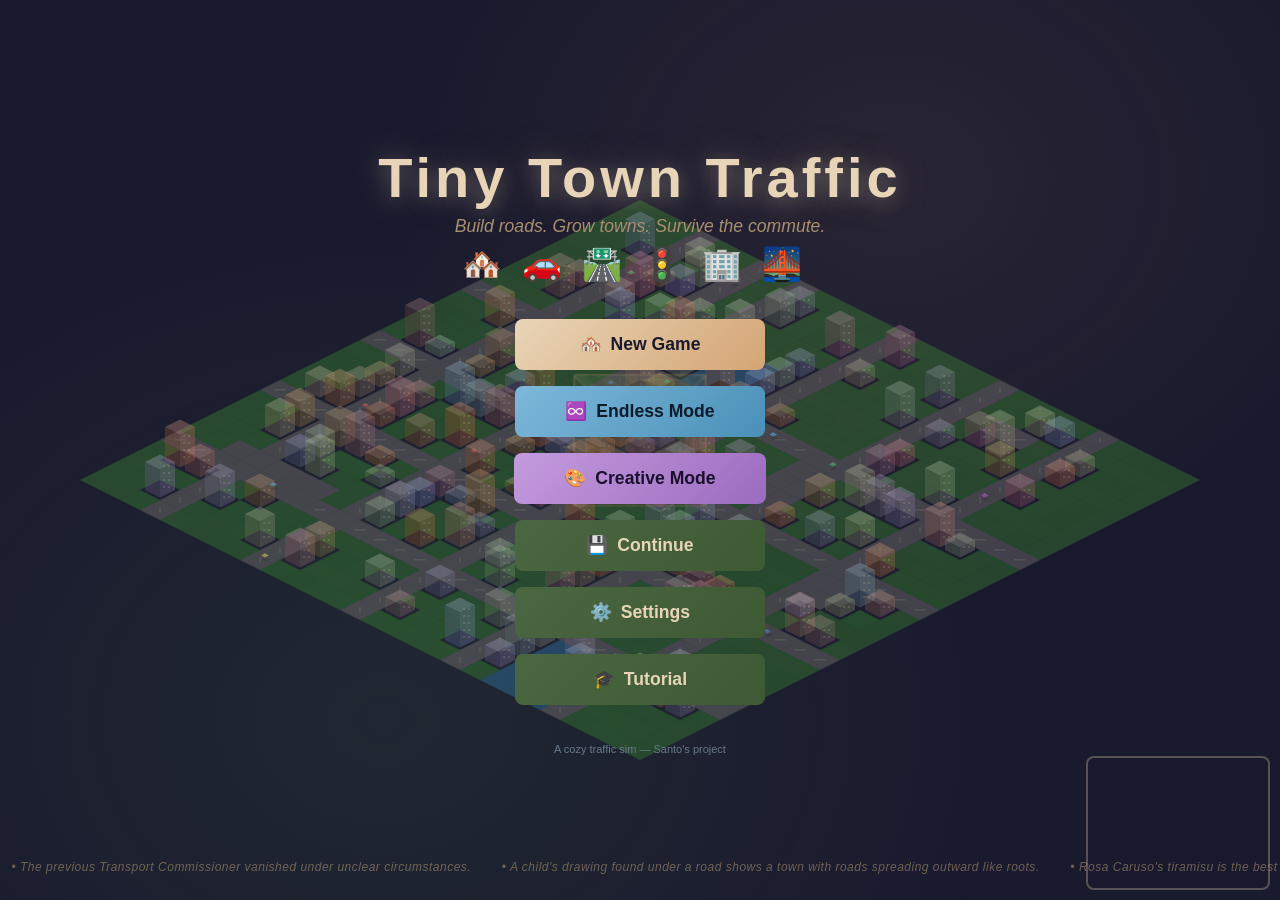
<file: tiny-town-traffic/index.html>
<!DOCTYPE html>
<html lang="en">
<head>
<meta charset="UTF-8">
<meta name="viewport" content="width=device-width, initial-scale=1.0, user-scalable=no">
<title>Tiny Town Traffic</title>
<style>
*{margin:0;padding:0;box-sizing:border-box;}
body{overflow:hidden;background:#1a1a2e;font-family:'Segoe UI',Tahoma,sans-serif;touch-action:none;user-select:none;}
#gameCanvas{display:block;cursor:crosshair;}
#mainMenu{position:fixed;top:0;left:0;width:100%;height:100%;display:flex;flex-direction:column;align-items:center;justify-content:center;z-index:1000;overflow:hidden;animation:skyDayNight 60s ease-in-out infinite;}
@keyframes skyDayNight{
0%{background:linear-gradient(180deg,#87ceeb 0%,#6bb3d9 30%,#4a90b8 60%,#3a7ca5 100%);}
30%{background:linear-gradient(180deg,#87ceeb 0%,#6bb3d9 30%,#4a90b8 60%,#3a7ca5 100%);}
40%{background:linear-gradient(180deg,#5b86c5 0%,#4a72a0 20%,#6b5b8a 50%,#8b6e7a 75%,#c4956a 100%);}
50%{background:linear-gradient(180deg,#2c1810 0%,#6b3520 15%,#d4845a 35%,#e8a87c 55%,#8b4570 80%,#4a2040 100%);}
60%{background:linear-gradient(180deg,#2d1b4e 0%,#4a2c6a 25%,#6d3a7a 45%,#3a2050 70%,#1a1028 100%);}
70%{background:linear-gradient(180deg,#0f1a2e 0%,#1a2540 30%,#0d1520 70%,#080e18 100%);}
88%{background:linear-gradient(180deg,#0d1b2a 0%,#1b2838 30%,#0d1520 60%,#080e18 100%);}
94%{background:linear-gradient(180deg,#1a1520 0%,#2c1810 20%,#8b4513 45%,#d4845a 70%,#4a90b8 100%);}
100%{background:linear-gradient(180deg,#87ceeb 0%,#6bb3d9 30%,#4a90b8 60%,#3a7ca5 100%);}
}
#mainMenu::before{content:'';position:absolute;top:0;left:0;width:100%;height:100%;background:radial-gradient(ellipse at 30% 80%,rgba(78,140,80,0.12) 0%,transparent 50%),radial-gradient(ellipse at 70% 20%,rgba(212,165,116,0.08) 0%,transparent 40%);pointer-events:none;}
#mainMenu h1{font-size:3.5em;color:#e8d5b7;text-shadow:0 0 40px rgba(232,213,183,0.25),0 4px 20px rgba(232,213,183,0.3);margin-bottom:6px;letter-spacing:4px;animation:titlePulse 6s ease-in-out infinite;position:relative;z-index:2;}
@keyframes titlePulse{0%,100%{text-shadow:0 0 40px rgba(232,213,183,0.25),0 4px 20px rgba(232,213,183,0.3);}50%{text-shadow:0 0 60px rgba(232,213,183,0.4),0 4px 30px rgba(232,213,183,0.5);}}
#mainMenu .subtitle{color:#a89070;font-size:1.1em;margin-bottom:8px;font-style:italic;position:relative;z-index:2;}
#mainMenu .menu-icons{font-size:2em;margin-bottom:28px;letter-spacing:16px;display:flex;gap:4px;position:relative;z-index:2;}
.menu-icon-char{display:inline-block;animation:iconWaveBob 4s ease-in-out infinite;}
@keyframes iconWaveBob{0%,100%{transform:translateY(0);}35%,55%{transform:translateY(-6px);}}
.menu-btn{border:none;padding:15px 50px;margin:8px;font-size:1.1em;border-radius:8px;cursor:pointer;font-weight:600;transition:all 0.3s;min-width:250px;position:relative;z-index:2;}
.menu-btn:hover{transform:scale(1.05);}
.menu-btn.secondary{background:linear-gradient(135deg,#4a6741,#3d5a35);color:#e8d5b7;}
.menu-btn.secondary:hover{box-shadow:0 4px 20px rgba(78,140,80,0.4);}
.menu-btn.btn-normal{background:linear-gradient(135deg,#e8d5b7,#d4a574);color:#1a1a2e;}
.menu-btn.btn-normal:hover{box-shadow:0 4px 20px rgba(232,213,183,0.5);}
.menu-btn.btn-endless{background:linear-gradient(135deg,#7eb8da,#4a90b8);color:#0d1b2a;}
.menu-btn.btn-endless:hover{box-shadow:0 4px 20px rgba(126,184,218,0.5);}
.menu-btn.btn-creative{background:linear-gradient(135deg,#c49bde,#9b6bbf);color:#1a102e;}
.menu-btn.btn-creative:hover{box-shadow:0 4px 20px rgba(196,155,222,0.5);}
.menu-btn .btn-icon{display:inline-block;transition:transform 0.3s;margin-right:4px;}
.menu-btn:hover .btn-icon{animation:btnIconWiggle 0.8s ease-in-out infinite;}
@keyframes btnIconWiggle{0%,100%{transform:rotate(0deg);}25%{transform:rotate(-8deg);}75%{transform:rotate(8deg);}}
.iso-cube-wrap{position:absolute;top:50%;left:50%;transform:translate(-50%,-58%);z-index:1;perspective:600px;pointer-events:none;}
.iso-cube{width:120px;height:120px;position:relative;transform-style:preserve-3d;animation:cubeRotate 30s linear infinite;}
@keyframes cubeRotate{0%{transform:rotateX(-25deg) rotateY(0deg);}100%{transform:rotateX(-25deg) rotateY(360deg);}}
.iso-cube-face{position:absolute;width:120px;height:120px;border:2px solid rgba(212,165,116,0.25);border-radius:4px;opacity:0.5;}
.iso-cube-face.front{transform:translateZ(60px);background:repeating-linear-gradient(45deg,rgba(140,120,90,0.3),rgba(140,120,90,0.3) 8px,rgba(100,90,70,0.3) 8px,rgba(100,90,70,0.3) 16px);}
.iso-cube-face.back{transform:rotateY(180deg) translateZ(60px);background:repeating-linear-gradient(45deg,rgba(120,100,80,0.25),rgba(120,100,80,0.25) 8px,rgba(90,80,60,0.25) 8px,rgba(90,80,60,0.25) 16px);}
.iso-cube-face.right{transform:rotateY(90deg) translateZ(60px);background:repeating-linear-gradient(-45deg,rgba(130,110,85,0.3),rgba(130,110,85,0.3) 8px,rgba(95,85,65,0.3) 8px,rgba(95,85,65,0.3) 16px);}
.iso-cube-face.left{transform:rotateY(-90deg) translateZ(60px);background:repeating-linear-gradient(-45deg,rgba(110,95,75,0.25),rgba(110,95,75,0.25) 8px,rgba(80,70,55,0.25) 8px,rgba(80,70,55,0.25) 16px);}
.iso-cube-face.top{transform:rotateX(90deg) translateZ(60px);background:linear-gradient(135deg,rgba(78,140,80,0.35),rgba(65,120,60,0.25));border-color:rgba(78,140,80,0.3);}
.iso-cube-face.bottom{transform:rotateX(-90deg) translateZ(60px);background:rgba(40,35,30,0.3);}
#loreTicker{position:absolute;bottom:20px;left:0;width:100%;overflow:hidden;z-index:2;pointer-events:none;}
#loreTickerInner{display:inline-block;white-space:nowrap;animation:tickerScroll 45s linear infinite;color:rgba(168,144,112,0.6);font-size:12px;font-style:italic;letter-spacing:0.5px;padding:6px 0;}
#hud{position:fixed;top:10px;left:10px;z-index:100;pointer-events:none;}
#hud>div{pointer-events:auto;}
.hud-bar{background:rgba(26,26,46,0.88);border-radius:10px;padding:8px 14px;color:#e8d5b7;font-size:13px;display:flex;gap:14px;align-items:center;backdrop-filter:blur(6px);border:1px solid rgba(232,213,183,0.15);margin-bottom:6px;}
.hud-bar .label{color:#a89070;font-size:11px;}
.hud-bar .value{font-weight:700;font-size:14px;}
.speed-btn{background:rgba(232,213,183,0.15);border:1px solid rgba(232,213,183,0.3);color:#e8d5b7;padding:4px 10px;border-radius:5px;cursor:pointer;font-size:12px;transition:all 0.2s;}
.speed-btn.active{background:rgba(232,213,183,0.4);border-color:#e8d5b7;}
.speed-btn:hover{background:rgba(232,213,183,0.3);}
.collapse-btn{min-width:36px;min-height:36px;background:rgba(26,26,46,0.88);border:1px solid rgba(232,213,183,0.25);color:#a89070;border-radius:6px;cursor:pointer;font-size:16px;display:flex;align-items:center;justify-content:center;pointer-events:auto;transition:background 0.2s;flex-shrink:0;}
.collapse-btn:hover{background:rgba(232,213,183,0.2);color:#e8d5b7;}
.hud-bar{transition:opacity 0.25s,max-width 0.3s;}
.hud-bar.collapsed .hud-inner{display:none;}
.hud-inner{display:flex;gap:14px;align-items:center;overflow:visible;transition:opacity 0.25s;}
#sidePanel{position:fixed;top:10px;right:10px;width:200px;z-index:100;display:flex;flex-direction:column;gap:6px;max-height:calc(100vh - 20px);overflow-y:auto;scrollbar-width:thin;}
#sidePanel.collapsed{width:auto;overflow:visible;}
#sidePanel.collapsed .panel-section{display:none;}
#sidePanel::-webkit-scrollbar{width:4px;}
#sidePanel::-webkit-scrollbar-thumb{background:rgba(232,213,183,0.3);border-radius:2px;}
.panel-section{background:rgba(26,26,46,0.88);border-radius:10px;padding:10px;color:#e8d5b7;backdrop-filter:blur(6px);border:1px solid rgba(232,213,183,0.15);}
#lateReportPanel{position:fixed;top:10px;right:210px;width:320px;max-height:calc(100vh - 20px);overflow-y:auto;z-index:150;background:rgba(26,26,46,0.95);border:1px solid rgba(232,213,183,0.2);border-radius:12px;padding:14px;color:#e8d5b7;font-size:11px;scrollbar-width:thin;box-shadow:0 4px 20px rgba(0,0,0,0.4);}
#lateReportPanel h2{color:#d4a574;font-size:14px;margin:0 0 8px 0;}
.lr-tabs{display:flex;gap:6px;margin-bottom:8px;}
.lr-tab{background:rgba(232,213,183,0.1);border:1px solid rgba(232,213,183,0.2);color:#a89070;padding:4px 10px;border-radius:6px;cursor:pointer;font-size:11px;transition:all 0.2s;}
.lr-tab.active{background:rgba(232,213,183,0.25);color:#e8d5b7;border-color:rgba(232,213,183,0.4);}
.lr-tab:hover{background:rgba(232,213,183,0.18);}
.lr-toggle{display:flex;gap:6px;margin-bottom:10px;}
.lr-toggle-btn{background:rgba(232,213,183,0.08);border:1px solid rgba(232,213,183,0.15);color:#8a7a60;padding:3px 8px;border-radius:4px;cursor:pointer;font-size:10px;transition:all 0.2s;}
.lr-toggle-btn.active{background:rgba(212,165,116,0.2);color:#d4a574;border-color:rgba(212,165,116,0.4);}
.lr-section{margin-bottom:6px;border:1px solid rgba(232,213,183,0.1);border-radius:8px;overflow:hidden;}
.lr-section-hdr{display:flex;justify-content:space-between;align-items:center;padding:7px 10px;cursor:pointer;background:rgba(232,213,183,0.05);transition:background 0.15s;}
.lr-section-hdr:hover{background:rgba(232,213,183,0.1);}
.lr-section-hdr .lr-name{font-weight:600;font-size:11px;flex:1;}
.lr-badge{display:inline-block;padding:2px 6px;border-radius:4px;font-size:10px;font-weight:700;color:#1a1a2e;}
.lr-badge-yellow{background:#f0c040;}
.lr-badge-orange{background:#e08030;}
.lr-badge-red{background:#cf6679;}
.lr-rows{padding:4px 10px 6px 10px;}
.lr-row{display:flex;align-items:center;gap:5px;padding:2px 0;font-size:11px;color:#c4b49a;cursor:pointer;transition:color 0.15s;}
.lr-row:hover{color:#e8d5b7;}
.lr-row .lr-arrow{color:#6a7a5a;}
.lr-close{position:absolute;top:12px;right:14px;background:none;border:1px solid rgba(232,213,183,0.2);color:#a89070;padding:4px 10px;border-radius:4px;cursor:pointer;font-size:12px;transition:all 0.2s;}
.lr-close:hover{color:#e8d5b7;border-color:rgba(232,213,183,0.4);}
.panel-section h3{font-size:12px;color:#a89070;margin-bottom:6px;text-transform:uppercase;letter-spacing:1px;}
.tool-btn{width:100%;background:rgba(232,213,183,0.1);border:1px solid rgba(232,213,183,0.2);color:#e8d5b7;padding:6px 8px;border-radius:6px;cursor:pointer;font-size:12px;text-align:left;margin-bottom:4px;transition:all 0.2s;display:flex;justify-content:space-between;align-items:center;}
.tool-btn:hover{background:rgba(232,213,183,0.2);}
.tool-btn.active{background:rgba(78,140,80,0.4);border-color:#4e8c50;}
.tool-btn .cost{color:#a89070;font-size:11px;}
.upkeep-btn{width:100%;background:rgba(232,213,183,0.08);border:1px solid rgba(232,213,183,0.15);color:#e8d5b7;padding:5px 8px;border-radius:5px;cursor:pointer;font-size:11px;margin-bottom:3px;transition:all 0.2s;}
.upkeep-btn.active{background:rgba(78,140,80,0.3);border-color:#4e8c50;}
#infoPanel{position:fixed;bottom:10px;left:50%;transform:translateX(-50%);z-index:100;display:none;}
.info-card{background:rgba(26,26,46,0.92);border-radius:12px;padding:14px 18px;color:#e8d5b7;backdrop-filter:blur(8px);border:1px solid rgba(232,213,183,0.2);min-width:300px;max-width:450px;max-height:300px;overflow-y:auto;position:relative;}
.info-card h3{margin-bottom:8px;color:#d4a574;}
.info-card p{font-size:12px;margin-bottom:4px;color:#c4b49a;}
.info-card .close-btn{position:absolute;top:8px;right:12px;background:none;border:none;color:#a89070;cursor:pointer;font-size:16px;}
.info-card .trait{display:inline-block;background:rgba(232,213,183,0.12);padding:2px 8px;border-radius:10px;font-size:11px;margin:2px;}
#notification{position:fixed;top:60px;left:50%;transform:translateX(-50%);z-index:200;display:none;background:rgba(26,26,46,0.95);border-radius:10px;padding:12px 24px;color:#e8d5b7;text-align:center;border:1px solid rgba(232,213,183,0.3);backdrop-filter:blur(10px);max-width:600px;font-size:13px;}
#weekSummary{position:fixed;top:50%;left:50%;transform:translate(-50%,-50%);z-index:200;display:none;background:rgba(26,26,46,0.95);border-radius:14px;padding:20px 28px;color:#e8d5b7;text-align:center;border:1px solid rgba(232,213,183,0.3);backdrop-filter:blur(10px);min-width:320px;}
#weekSummary h2{color:#d4a574;margin-bottom:12px;}
#weekSummary .line{display:flex;justify-content:space-between;padding:4px 0;font-size:13px;border-bottom:1px solid rgba(232,213,183,0.1);}
#weekSummary .line .pos{color:#6abf69;}
#weekSummary .line .neg{color:#cf6679;}
#settingsModal{position:fixed;top:50%;left:50%;transform:translate(-50%,-50%);z-index:300;display:none;background:rgba(26,26,46,0.97);border-radius:14px;padding:24px;color:#e8d5b7;border:1px solid rgba(232,213,183,0.3);min-width:300px;}
#settingsModal h2{color:#d4a574;margin-bottom:16px;}
#settingsModal label{display:block;margin:10px 0 4px;font-size:13px;color:#a89070;}
#settingsModal input[type=range]{width:100%;accent-color:#d4a574;}
#overlay{position:fixed;top:0;left:0;width:100%;height:100%;background:rgba(0,0,0,0.5);z-index:250;display:none;}
#loreJournal{position:fixed;top:70px;left:10px;z-index:300;display:none;background:rgba(26,26,46,0.97);border-radius:14px;padding:24px 28px;color:#e8d5b7;border:1px solid rgba(212,165,116,0.4);min-width:380px;max-width:520px;max-height:75vh;overflow-y:auto;scrollbar-width:thin;}
#loreJournal h2{color:#d4a574;margin-bottom:16px;text-align:center;}
.journal-category{margin-bottom:14px;}
.journal-category h3{color:#a89070;font-size:13px;text-transform:uppercase;letter-spacing:1px;margin-bottom:6px;border-bottom:1px solid rgba(232,213,183,0.15);padding-bottom:4px;}
.journal-category h3 .count{color:#6abf69;font-size:11px;margin-left:6px;}
.journal-entry{font-size:12px;color:#c4b49a;padding:5px 8px;margin-bottom:3px;background:rgba(232,213,183,0.05);border-radius:5px;border-left:3px solid transparent;}
.journal-entry.new-entry{border-left-color:#4e8c50;}
.journal-entry .entry-day{color:#a89070;font-size:10px;float:right;}
.empty-category{font-size:11px;color:#706050;font-style:italic;padding:4px 8px;}
#gameOver{position:fixed;top:50%;left:50%;transform:translate(-50%,-50%);z-index:1000;display:none;background:rgba(26,26,46,0.97);border-radius:16px;padding:30px;color:#e8d5b7;text-align:center;border:2px solid rgba(207,102,121,0.5);}
#gameOver h2{color:#cf6679;font-size:2em;margin-bottom:10px;}
#minimap{position:fixed;bottom:10px;right:10px;border:2px solid rgba(232,213,183,0.3);border-radius:8px;z-index:100;background:rgba(26,26,46,0.7);cursor:pointer;}
.toggle-row{display:flex;gap:4px;margin-bottom:4px;}
.toggle-row .tool-btn{width:50%;margin-bottom:0;}
#tutorialModal{position:fixed;top:50%;left:50%;transform:translate(-50%,-50%);z-index:300;display:none;background:rgba(26,26,46,0.97);border-radius:14px;padding:24px 28px;color:#e8d5b7;border:1px solid rgba(212,165,116,0.4);width:520px;max-height:80vh;overflow-y:auto;scrollbar-width:thin;}
#tutorialModal h2{color:#d4a574;margin-bottom:4px;text-align:center;}
.tut-subtitle{color:#a89070;font-size:12px;text-align:center;margin-bottom:16px;font-style:italic;}
.tut-page-icon{font-size:2.2em;text-align:center;margin-bottom:8px;}
.tut-title{font-size:1.2em;font-weight:700;color:#e8d5b7;text-align:center;margin-bottom:10px;}
.tut-body{font-size:13px;color:#c4b49a;line-height:1.6;margin-bottom:12px;}
.tut-body b{color:#e8d5b7;}
.tut-body kbd{display:inline-block;background:rgba(232,213,183,0.15);border:1px solid rgba(232,213,183,0.3);border-radius:4px;padding:1px 6px;font-family:monospace;font-size:12px;color:#e8d5b7;margin:0 2px;}
.tut-hint{font-size:11px;color:#8a7a60;font-style:italic;border-left:3px solid rgba(212,165,116,0.3);padding:6px 10px;margin-top:8px;background:rgba(212,165,116,0.05);border-radius:0 6px 6px 0;}
.tut-nav{display:flex;align-items:center;justify-content:space-between;margin-top:16px;padding-top:12px;border-top:1px solid rgba(232,213,183,0.15);}
.tut-nav button{background:linear-gradient(135deg,#4a6741,#3d5a35);color:#e8d5b7;border:none;padding:8px 18px;border-radius:6px;cursor:pointer;font-size:13px;transition:all 0.2s;}
.tut-nav button:hover{transform:scale(1.05);box-shadow:0 2px 10px rgba(78,140,80,0.3);}
.tut-nav button:disabled{opacity:0.3;cursor:default;transform:none;box-shadow:none;}
.tut-nav span{color:#a89070;font-size:12px;}
#tutorialPopup{position:fixed;top:10px;right:250px;transform:none;z-index:200;background:rgba(26,26,46,0.95);border-radius:12px;padding:16px 20px;color:#e8d5b7;border:1px solid rgba(78,140,80,0.5);width:320px;box-shadow:0 4px 20px rgba(0,0,0,0.4);pointer-events:auto;}
.tut-pop-header{display:flex;justify-content:space-between;align-items:center;margin-bottom:8px;}
.tut-pop-step{font-size:11px;color:#8a7a60;font-weight:600;}
.tut-pop-skip{background:none;border:1px solid rgba(232,213,183,0.2);color:#a89070;padding:3px 10px;border-radius:4px;cursor:pointer;font-size:11px;transition:all 0.2s;}
.tut-pop-skip:hover{color:#e8d5b7;border-color:rgba(232,213,183,0.4);}
.tut-pop-title{font-size:16px;font-weight:700;color:#d4a574;margin-bottom:6px;}
.tut-pop-text{font-size:13px;color:#c4b49a;line-height:1.5;margin-bottom:10px;}
.tut-pop-footer{display:flex;justify-content:space-between;align-items:center;}
.tut-pop-hint{font-size:11px;color:#6a7a5a;font-style:italic;flex:1;}
.tut-pop-next{background:linear-gradient(135deg,#4a6741,#3d5a35);color:#e8d5b7;border:none;padding:6px 16px;border-radius:6px;cursor:pointer;font-size:12px;font-weight:600;transition:all 0.2s;}
.tut-pop-next:hover{transform:scale(1.05);box-shadow:0 2px 10px rgba(78,140,80,0.3);}
.tut-pop-next.waiting{background:rgba(232,213,183,0.1);color:#6a7a5a;cursor:default;transform:none;box-shadow:none;}
.tool-btn.tut-highlight{animation:tutPulse 1.2s ease-in-out infinite;border-color:rgba(78,140,80,0.8)!important;box-shadow:0 0 12px rgba(78,140,80,0.4)!important;}
@keyframes tutPulse{0%,100%{box-shadow:0 0 6px rgba(78,140,80,0.3);}50%{box-shadow:0 0 16px rgba(78,140,80,0.6);}}
.kb-hint{display:inline-block;background:rgba(232,213,183,0.15);border:1px solid rgba(232,213,183,0.25);border-radius:3px;padding:0 4px;font-family:monospace;font-size:10px;color:#a89070;margin-left:4px;line-height:1.6;vertical-align:middle;}
.tool-btn .btn-right{display:flex;align-items:center;gap:4px;}
#keybindsCard{display:none;margin-top:12px;max-height:50vh;overflow-y:auto;scrollbar-width:thin;}
#keybindsCard.visible{display:block;}
.kb-section{margin-bottom:10px;}
.kb-section h4{font-size:11px;color:#a89070;text-transform:uppercase;letter-spacing:1px;margin-bottom:4px;border-bottom:1px solid rgba(232,213,183,0.1);padding-bottom:3px;}
.kb-row{display:flex;justify-content:space-between;padding:3px 0;font-size:12px;}
.kb-key{display:inline-block;background:rgba(232,213,183,0.12);border:1px solid rgba(232,213,183,0.25);border-radius:4px;padding:1px 7px;font-family:monospace;font-size:11px;color:#e8d5b7;min-width:28px;text-align:center;}
.kb-action{color:#c4b49a;}
#artifactPopup{position:fixed;top:80px;left:50%;transform:translateX(-50%);z-index:210;display:none;background:rgba(26,26,46,0.97);border-radius:14px;padding:18px 28px;color:#e8d5b7;text-align:center;border:2px solid rgba(212,165,116,0.6);backdrop-filter:blur(12px);width:420px;max-width:90vw;box-shadow:0 8px 40px rgba(212,165,116,0.25),0 0 60px rgba(212,165,116,0.1);animation:artifactSlideDown 0.6s ease-out;}
#artifactPopup h3{color:#d4a574;font-size:1.15em;margin-bottom:8px;text-shadow:0 0 12px rgba(212,165,116,0.4);}
#artifactPopup p{color:#c4b49a;font-size:12px;line-height:1.5;margin-bottom:10px;}
#artifactPopup .dismiss-btn{background:linear-gradient(135deg,#4a6741,#3d5a35);color:#e8d5b7;border:none;padding:6px 18px;border-radius:6px;cursor:pointer;font-size:12px;transition:all 0.2s;}
#artifactPopup .dismiss-btn:hover{transform:scale(1.05);box-shadow:0 2px 10px rgba(78,140,80,0.3);}
@keyframes artifactSlideDown{0%{opacity:0;transform:translateX(-50%) translateY(-30px);}100%{opacity:1;transform:translateX(-50%) translateY(0);}}
@keyframes tickerScroll{0%{transform:translateX(100vw);}100%{transform:translateX(-100%);}}
.journal-tabs{display:flex;gap:4px;margin-bottom:14px;border-bottom:1px solid rgba(212,165,116,0.3);padding-bottom:8px;}
.journal-tab{flex:1;padding:7px 10px;border:1px solid rgba(212,165,116,0.25);border-radius:8px 8px 0 0;background:rgba(232,213,183,0.06);color:#a89070;font-size:12px;cursor:pointer;text-align:center;transition:all 0.2s;}
.journal-tab:hover{background:rgba(232,213,183,0.12);color:#d4a574;}
.journal-tab.active{background:rgba(212,165,116,0.2);color:#d4a574;border-color:rgba(212,165,116,0.5);font-weight:600;}
.pin-btn{display:inline-block;cursor:pointer;font-size:13px;margin-left:6px;opacity:0.4;transition:all 0.2s;vertical-align:middle;}
.pin-btn:hover{opacity:0.8;transform:scale(1.2);}
.pin-btn.pinned{opacity:1;color:#d4a574;}
.evidence-card{background:rgba(232,213,183,0.08);border:2px solid rgba(212,165,116,0.2);border-radius:8px;padding:8px 10px;margin-bottom:6px;font-size:11px;color:#c4b49a;cursor:pointer;transition:all 0.2s;position:relative;}
.evidence-card:hover{border-color:rgba(212,165,116,0.5);background:rgba(232,213,183,0.12);}
.evidence-card.selected{border-color:#d4a574;background:rgba(212,165,116,0.15);box-shadow:0 0 10px rgba(212,165,116,0.2);}
.evidence-card .unpin-btn{position:absolute;top:4px;right:6px;cursor:pointer;font-size:12px;color:#a89070;opacity:0.5;transition:opacity 0.2s;}
.evidence-card .unpin-btn:hover{opacity:1;color:#e07070;}
.connection-item{display:flex;align-items:center;gap:8px;padding:6px 8px;margin-bottom:4px;background:rgba(232,213,183,0.05);border-radius:6px;font-size:11px;color:#a89070;border-left:3px solid rgba(212,165,116,0.4);}
.connection-item .disconnect-btn{cursor:pointer;color:#a89070;opacity:0.5;transition:opacity 0.2s;margin-left:auto;font-size:10px;}
.connection-item .disconnect-btn:hover{opacity:1;color:#e07070;}
.deduction-card{background:rgba(120,80,180,0.12);border:1px solid rgba(150,100,200,0.3);border-radius:10px;padding:12px 14px;margin-bottom:10px;}
.deduction-card h4{color:#c4a0e0;font-size:13px;margin-bottom:8px;}
.deduction-card .difficulty{color:#a89070;font-size:11px;margin-bottom:6px;}
.deduction-card p{color:#c4b49a;font-size:12px;line-height:1.5;margin-bottom:10px;}
.deduction-choice{display:block;width:100%;padding:7px 12px;margin-bottom:5px;background:rgba(232,213,183,0.08);border:1px solid rgba(212,165,116,0.2);border-radius:6px;color:#c4b49a;font-size:11px;cursor:pointer;text-align:left;transition:all 0.2s;}
.deduction-choice:hover{background:rgba(232,213,183,0.15);border-color:rgba(212,165,116,0.4);}
.deduction-choice.correct{background:rgba(78,140,80,0.25);border-color:#4e8c50;color:#6abf69;}
.deduction-choice.wrong{background:rgba(200,60,60,0.2);border-color:#c83c3c;color:#e07070;}
.deduction-solved{background:rgba(78,140,80,0.1);border:1px solid rgba(78,140,80,0.3);border-radius:10px;padding:10px 14px;margin-bottom:8px;}
.deduction-solved h4{color:#6abf69;font-size:12px;margin-bottom:6px;}
.deduction-solved p{color:#a89070;font-size:11px;line-height:1.4;}
.hint-text{font-style:italic;color:#c4a0e0;font-size:11px;margin-top:6px;padding:6px 8px;background:rgba(120,80,180,0.08);border-radius:5px;}
.collection-hidden{display:inline-block;background:rgba(100,100,120,0.2);border:1px solid rgba(100,100,120,0.3);border-radius:10px;padding:0 6px;font-size:10px;color:#706070;margin-left:4px;}
.collection-revealed{display:inline-block;background:rgba(212,165,116,0.15);border:1px solid rgba(212,165,116,0.3);border-radius:10px;padding:0 6px;font-size:10px;color:#a89070;margin-left:4px;animation:collectionReveal 0.6s ease-out;}
@keyframes collectionReveal{0%{opacity:0;transform:scale(0.8);}50%{transform:scale(1.1);}100%{opacity:1;transform:scale(1);}}
</style>
  <meta name="google-adsense-account" content="ca-pub-5640001487510155">
  <script async src="https://pagead2.googlesyndication.com/pagead/js/adsbygoogle.js?client=ca-pub-5640001487510155" crossorigin="anonymous"></script>
</head>
<body>
<div id="mainMenu">
<canvas id="menuBgCanvas" style="position:absolute;top:0;left:0;width:100%;height:100%;z-index:0;pointer-events:none;"></canvas>
<div class="iso-cube-wrap"><div class="iso-cube">
<div class="iso-cube-face front"></div><div class="iso-cube-face back"></div>
<div class="iso-cube-face right"></div><div class="iso-cube-face left"></div>
<div class="iso-cube-face top"></div><div class="iso-cube-face bottom"></div>
</div></div>
<h1>Tiny Town Traffic</h1>
<p class="subtitle">Build roads. Grow towns. Survive the commute.</p>
<div class="menu-icons" id="menuIcons"></div>
<button class="menu-btn btn-normal" onclick="startGame('normal')"><span class="btn-icon">🏘️</span> New Game</button>
<button class="menu-btn btn-endless" onclick="startGame('endless')"><span class="btn-icon">♾️</span> Endless Mode</button>
<button class="menu-btn btn-creative" onclick="startGame('creative')"><span class="btn-icon">🎨</span> Creative Mode</button>
<button class="menu-btn secondary" onclick="loadGame()"><span class="btn-icon">💾</span> Continue</button>
<button class="menu-btn secondary" onclick="showSettings()"><span class="btn-icon">⚙️</span> Settings</button>
<button class="menu-btn secondary" onclick="startTutorial()"><span class="btn-icon">🎓</span> Tutorial</button>
<p style="color:#6a7a8a;margin-top:30px;font-size:11px;position:relative;z-index:2;">A cozy traffic sim — Santo's project</p>
<div id="loreTicker"><div id="loreTickerInner"></div></div>
</div>

<canvas id="gameCanvas"></canvas>
<canvas id="minimap" width="180" height="130"></canvas>

<div id="hud" style="display:none;">
<div class="hud-bar">
<div class="hud-inner">
<div><span class="label">Day</span><br><span class="value" id="dayCount">1</span></div>
<div><span class="label">Time</span><br><span class="value" id="timeDisplay">6:00 AM</span></div>
<div><span class="label">Balance</span><br><span class="value" id="balance">$1,000</span></div>
<div><span class="label">Weekly Rev</span><br><span class="value" id="weeklyRev">$0</span></div>
<div id="debtIndicator" style="display:none;" title="Total outstanding loan debt"><span class="label">💰 Debt</span><br><span class="value" id="debtAmount">$0</span></div>
<div id="vossBonusIndicator" style="display:none;" title="Voss bonus active"><span class="label" id="vossBonusLabel">📊 Voss</span><br><span class="value" id="vossBonusDays" style="color:#88ccff;">-</span></div>
<div id="tollIndicator" style="display:none;" title="Paid road percentage — above 20% workers may strike"><span class="label">Toll %</span><br><span class="value" id="tollPercent">0%</span></div>
<div id="disconnectIndicator" style="display:none;cursor:pointer;" title="Click to find disconnected houses" onclick="cycleDisconnectedHouse()"><span class="label">🏚️</span><br><span class="value" id="disconnectCount">0</span></div>
<div id="disconnectOfficeIndicator" style="display:none;cursor:pointer;" title="Click to find disconnected offices" onclick="cycleDisconnectedBuilding('office')"><span class="label">🏢</span><br><span class="value" id="disconnectOfficeCount">0</span></div>
<div id="disconnectRestIndicator" style="display:none;cursor:pointer;" title="Click to find disconnected restaurants" onclick="cycleDisconnectedBuilding('restaurant')"><span class="label">🍽️</span><br><span class="value" id="disconnectRestCount">0</span></div>
<div>
<button class="speed-btn" id="pauseBtn" onclick="setSpeed(0)">⏸</button>
<button class="speed-btn active" id="playBtn" onclick="setSpeed(1)">▶</button>
<button class="speed-btn" id="fastBtn" onclick="setSpeed(2)">▶▶</button>
<button class="speed-btn" id="fastBtn2" onclick="setSpeed(4)">▶▶▶</button>
</div>
<button class="speed-btn" onclick="showSettings()" title="Settings">⚙</button>
<button class="speed-btn" onclick="openLoreJournal()" title="Lore Journal">📜</button>
<button class="speed-btn" id="lateReportBtn" onclick="showLateReport()" title="Late Report [Z]">⏰ <span style="font-size:9px;opacity:0.6;">[Z]</span></button>
<div style="position:relative;">
<input id="searchBar" type="text" placeholder="🔍 Search..." oninput="updateSearchSuggestions()" onkeydown="handleSearchKey(event)" onfocus="updateSearchSuggestions()" onblur="setTimeout(()=>hideSearch(),200)" style="background:rgba(232,213,183,0.12);border:1px solid rgba(232,213,183,0.25);color:#e8d5b7;padding:4px 8px;border-radius:5px;font-size:12px;width:150px;outline:none;">
<div id="searchDropdown" style="display:none;position:absolute;top:100%;left:0;width:220px;max-height:250px;overflow-y:auto;background:rgba(26,26,46,0.97);border:1px solid rgba(232,213,183,0.25);border-radius:8px;margin-top:4px;z-index:500;scrollbar-width:thin;"></div>
</div>
<button class="speed-btn" onclick="returnToCenter()" title="Return to center of map">⌖</button>
</div>
<button class="collapse-btn" id="hudCollapseBtn" onclick="toggleHudCollapse()" title="Collapse HUD">◀</button>
</div>
</div>

<div id="sidePanel" style="display:none;">
<button class="collapse-btn" id="panelCollapseBtn" onclick="togglePanelCollapse()" title="Collapse Panel" style="align-self:flex-end;">▶</button>
<div class="panel-section">
<h3>Roads</h3>
<button class="tool-btn" onclick="selectTool('road_1lane')" data-tool="road_1lane">Dirt Road<span class="btn-right"><span class="cost">$10</span><span class="kb-hint">R</span></span></button>
<button class="tool-btn" onclick="selectTool('road_2lane')" data-tool="road_2lane">Two-Lane Road<span class="btn-right"><span class="cost">$25</span><span class="kb-hint">T</span></span></button>
<button class="tool-btn" onclick="selectTool('road_oneway')" data-tool="road_oneway">One-Way Road<span class="btn-right"><span class="cost">$30</span><span class="kb-hint">V</span></span></button>
<button class="tool-btn" onclick="selectTool('road_multi')" data-tool="road_multi">Multi-Lane<span class="btn-right"><span class="cost">$50</span><span class="kb-hint">Y</span></span></button>
<button class="tool-btn" onclick="selectTool('road_highway')" data-tool="road_highway">Highway<span class="btn-right"><span class="cost">$150+$15/tile</span><span class="kb-hint">H</span></span></button>
<button class="tool-btn" onclick="selectTool('road_flyover')" data-tool="road_flyover">Flyover<span class="btn-right"><span class="cost">$75</span><span class="kb-hint">B</span></span></button>
<button class="tool-btn" onclick="selectTool('road_tunnel')" data-tool="road_tunnel">Tunnel<span class="btn-right"><span class="cost">$120</span><span class="kb-hint">U</span></span></button>
</div>
<div class="panel-section">
<h3>Paid Roads</h3>
<p style="font-size:10px;color:#cc8844;margin-bottom:5px;">⚠ Keep under 20% of total roads to avoid worker strikes</p>
<button class="tool-btn" onclick="selectTool('paid_2lane')" data-tool="paid_2lane">Paid 2-Lane<span class="btn-right"><span class="cost">$40</span><span class="kb-hint">4</span></span></button>
<button class="tool-btn" onclick="selectTool('paid_multi')" data-tool="paid_multi">Paid Multi<span class="btn-right"><span class="cost">$70</span><span class="kb-hint">5</span></span></button>
<button class="tool-btn" onclick="selectTool('paid_highway')" data-tool="paid_highway">Paid Highway<span class="btn-right"><span class="cost">$200+$20/tile</span><span class="kb-hint">6</span></span></button>
</div>
<div class="panel-section">
<h3>Buildings</h3>
<button class="tool-btn" onclick="selectTool('parking')" data-tool="parking">Parking Lot<span class="btn-right"><span class="cost">$60</span><span class="kb-hint">K</span></span></button>
<button class="tool-btn" onclick="selectTool('maintenance')" data-tool="maintenance">Maintenance<span class="btn-right"><span class="cost">$200</span><span class="kb-hint">M</span></span></button>
</div>
<div class="panel-section">
<h3>Tools</h3>
<div class="toggle-row">
<button class="tool-btn" onclick="selectTool('demolish')" data-tool="demolish">🔨 Demolish<span class="kb-hint">X</span></button>
<button class="tool-btn" onclick="selectTool('inspect')" data-tool="inspect">🔍 Inspect<span class="kb-hint">I</span></button>
</div>
<button class="tool-btn" onclick="selectTool('traffic')" data-tool="traffic">🚦 Traffic Ctrl<span class="kb-hint">F</span></button>
<button class="tool-btn" onclick="toggleStraight()" id="straightBtn">📏 <span id="straightLabel">Straight Line: ON</span><span class="kb-hint">L</span></button>
</div>
<div class="panel-section">
<h3>Road Upkeep</h3>
<button class="upkeep-btn" onclick="setUpkeep(1)" id="upkeep1">Low — $2/road/wk <span class="kb-hint">7</span></button>
<button class="upkeep-btn active" onclick="setUpkeep(2)" id="upkeep2">Medium — $5/road/wk <span class="kb-hint">8</span></button>
<button class="upkeep-btn" onclick="setUpkeep(3)" id="upkeep3">High — $10/road/wk <span class="kb-hint">9</span></button>
</div>
</div>

<div id="infoPanel"><div class="info-card" id="infoContent"></div></div>
<div id="notification"></div>
<div id="artifactPopup"><h3 id="artifactPopupTitle"></h3><p id="artifactPopupText"></p><button class="dismiss-btn" onclick="closeArtifactPopup()">Dismiss</button></div>
<div id="weekSummary"></div>
<div id="lateReportPanel" style="display:none;"></div>
<div id="loreJournal"></div>
<div id="tutorialPopup" style="display:none;">
<div class="tut-pop-header">
<span class="tut-pop-step" id="tutPopStep">Step 1/8</span>
<button class="tut-pop-skip" onclick="skipTutorial()">End Tutorial</button>
</div>
<div class="tut-pop-title" id="tutPopTitle">Welcome!</div>
<div class="tut-pop-text" id="tutPopText">Tutorial text here</div>
<div class="tut-pop-footer">
<span class="tut-pop-hint" id="tutPopHint"></span>
<button class="tut-pop-next" id="tutPopNext" onclick="advanceTutorialStep()">Next →</button>
</div>
</div>
<div id="overlay" onclick="closeModals()"></div>
<div id="tutorialModal">
<h2>How to Play</h2>
<p class="tut-subtitle">Commissioner's Handbook</p>
<div id="tutorialContent"></div>
<div class="tut-nav">
<button id="tutPrevBtn" onclick="tutorialPrev()">← Back</button>
<span id="tutPageIndicator">1 / 10</span>
<button id="tutNextBtn" onclick="tutorialNext()">Next →</button>
</div>
</div>
<div id="settingsModal">
<h2>Settings</h2>
<label>Music Volume</label><input type="range" id="musicVol" min="0" max="100" value="50">
<label>SFX Volume</label><input type="range" id="sfxVol" min="0" max="100" value="70">
<br><br>
<button class="menu-btn" onclick="closeModals()" style="padding:8px 20px;font-size:13px;">Close</button>
<button class="menu-btn secondary" onclick="returnToMenu()" style="padding:8px 20px;font-size:13px;">Main Menu</button>
<br>
<button class="menu-btn secondary" onclick="toggleKeybindsCard()" style="padding:8px 20px;font-size:13px;margin-top:4px;">⌨ View Keybinds</button>
<div id="keybindsCard">
<div class="kb-section"><h4>General</h4>
<div class="kb-row"><span class="kb-key">Space</span><span class="kb-action">Pause / Resume</span></div>
<div class="kb-row"><span class="kb-key">P</span><span class="kb-action">Pause / Resume</span></div>
<div class="kb-row"><span class="kb-key">1</span><span class="kb-action">Normal Speed</span></div>
<div class="kb-row"><span class="kb-key">2</span><span class="kb-action">Fast Speed</span></div>
<div class="kb-row"><span class="kb-key">3</span><span class="kb-action">Fastest Speed</span></div>
<div class="kb-row"><span class="kb-key">Esc</span><span class="kb-action">Deselect Tool</span></div>
<div class="kb-row"><span class="kb-key">`</span><span class="kb-action">Debug Menu</span></div>
</div>
<div class="kb-section"><h4>Camera</h4>
<div class="kb-row"><span class="kb-key">↑↓←→</span><span class="kb-action">Pan Camera</span></div>
<div class="kb-row"><span class="kb-key">+ / -</span><span class="kb-action">Zoom In / Out</span></div>
<div class="kb-row"><span class="kb-key">Q / E</span><span class="kb-action">Rotate Camera</span></div>
<div class="kb-row"><span class="kb-key">C</span><span class="kb-action">Center Camera</span></div>
</div>
<div class="kb-section"><h4>Roads</h4>
<div class="kb-row"><span class="kb-key">R</span><span class="kb-action">Dirt Road ($10)</span></div>
<div class="kb-row"><span class="kb-key">T</span><span class="kb-action">Two-Lane Road ($25)</span></div>
<div class="kb-row"><span class="kb-key">V</span><span class="kb-action">One-Way Road ($30)</span></div>
<div class="kb-row"><span class="kb-key">Y</span><span class="kb-action">Multi-Lane ($50)</span></div>
<div class="kb-row"><span class="kb-key">H</span><span class="kb-action">Highway ($100)</span></div>
<div class="kb-row"><span class="kb-key">B</span><span class="kb-action">Flyover ($75)</span></div>
<div class="kb-row"><span class="kb-key">U</span><span class="kb-action">Tunnel ($120)</span></div>
</div>
<div class="kb-section"><h4>Paid Roads</h4>
<div class="kb-row"><span class="kb-key">4</span><span class="kb-action">Paid 2-Lane ($40)</span></div>
<div class="kb-row"><span class="kb-key">5</span><span class="kb-action">Paid Multi ($70)</span></div>
<div class="kb-row"><span class="kb-key">6</span><span class="kb-action">Paid Highway ($140)</span></div>
</div>
<div class="kb-section"><h4>Buildings</h4>
<div class="kb-row"><span class="kb-key">K</span><span class="kb-action">Parking Lot ($60)</span></div>
<div class="kb-row"><span class="kb-key">M</span><span class="kb-action">Maintenance ($200)</span></div>
</div>
<div class="kb-section"><h4>Tools</h4>
<div class="kb-row"><span class="kb-key">X</span><span class="kb-action">Demolish</span></div>
<div class="kb-row"><span class="kb-key">I</span><span class="kb-action">Inspect</span></div>
<div class="kb-row"><span class="kb-key">F</span><span class="kb-action">Traffic Control</span></div>
<div class="kb-row"><span class="kb-key">L</span><span class="kb-action">Straight Line Toggle</span></div>
</div>
<div class="kb-section"><h4>Upkeep</h4>
<div class="kb-row"><span class="kb-key">7</span><span class="kb-action">Low Upkeep</span></div>
<div class="kb-row"><span class="kb-key">8</span><span class="kb-action">Medium Upkeep</span></div>
<div class="kb-row"><span class="kb-key">9</span><span class="kb-action">High Upkeep</span></div>
</div>
<div class="kb-section"><h4>Panels</h4>
<div class="kb-row"><span class="kb-key">N</span><span class="kb-action">Lore Journal</span></div>
<div class="kb-row"><span class="kb-key">Z</span><span class="kb-action">Late Report</span></div>
<div class="kb-row"><span class="kb-key">G</span><span class="kb-action">Settings</span></div>
<div class="kb-row"><span class="kb-key">?</span><span class="kb-action">Show Keybinds</span></div>
</div>
</div>
</div>
<div id="debugMenu" style="position:fixed;top:50%;left:50%;transform:translate(-50%,-50%);z-index:400;display:none;background:rgba(10,10,20,0.97);border-radius:14px;padding:20px 28px;color:#e8d5b7;border:2px solid rgba(255,100,100,0.4);min-width:380px;max-height:80vh;overflow-y:auto;">
<h2 style="color:#ff8866;margin-bottom:12px;">Debug Menu <span style="font-size:11px;color:#888;">(~ to toggle)</span></h2>
<div style="display:grid;grid-template-columns:1fr 1fr;gap:8px;">
<div>
<label style="color:#a89070;font-size:11px;">Dirt Road Cost</label>
<input type="number" id="dbg_road_1lane" value="10" min="0" style="width:100%;background:#222;color:#e8d5b7;border:1px solid #555;padding:4px;border-radius:4px;" onchange="ROAD_COSTS.road_1lane=+this.value">
</div>
<div>
<label style="color:#a89070;font-size:11px;">2-Lane Cost</label>
<input type="number" id="dbg_road_2lane" value="25" min="0" style="width:100%;background:#222;color:#e8d5b7;border:1px solid #555;padding:4px;border-radius:4px;" onchange="ROAD_COSTS.road_2lane=+this.value">
</div>
<div>
<label style="color:#a89070;font-size:11px;">Multi-Lane Cost</label>
<input type="number" id="dbg_road_multi" value="50" min="0" style="width:100%;background:#222;color:#e8d5b7;border:1px solid #555;padding:4px;border-radius:4px;" onchange="ROAD_COSTS.road_multi=+this.value">
</div>
<div>
<label style="color:#a89070;font-size:11px;">Highway Extend Cost</label>
<input type="number" id="dbg_road_highway" value="15" min="0" style="width:100%;background:#222;color:#e8d5b7;border:1px solid #555;padding:4px;border-radius:4px;" onchange="ROAD_COSTS.road_highway=+this.value">
</div>
<div>
<label style="color:#a89070;font-size:11px;">Flyover Cost</label>
<input type="number" id="dbg_road_flyover" value="75" min="0" style="width:100%;background:#222;color:#e8d5b7;border:1px solid #555;padding:4px;border-radius:4px;" onchange="ROAD_COSTS.road_flyover=+this.value">
</div>
<div>
<label style="color:#a89070;font-size:11px;">Tunnel Cost</label>
<input type="number" id="dbg_road_tunnel" value="120" min="0" style="width:100%;background:#222;color:#e8d5b7;border:1px solid #555;padding:4px;border-radius:4px;" onchange="ROAD_COSTS.road_tunnel=+this.value">
</div>
<div>
<label style="color:#a89070;font-size:11px;">Upkeep Tier 1</label>
<input type="number" id="dbg_upkeep1" value="2" min="0" style="width:100%;background:#222;color:#e8d5b7;border:1px solid #555;padding:4px;border-radius:4px;" onchange="UPKEEP_COST[1]=+this.value">
</div>
<div>
<label style="color:#a89070;font-size:11px;">Upkeep Tier 2</label>
<input type="number" id="dbg_upkeep2" value="5" min="0" style="width:100%;background:#222;color:#e8d5b7;border:1px solid #555;padding:4px;border-radius:4px;" onchange="UPKEEP_COST[2]=+this.value">
</div>
<div>
<label style="color:#a89070;font-size:11px;">Upkeep Tier 3</label>
<input type="number" id="dbg_upkeep3" value="10" min="0" style="width:100%;background:#222;color:#e8d5b7;border:1px solid #555;padding:4px;border-radius:4px;" onchange="UPKEEP_COST[3]=+this.value">
</div>
<div>
<label style="color:#a89070;font-size:11px;">Add Money</label>
<button class="menu-btn" style="padding:4px 12px;font-size:11px;width:100%;" onclick="if(G)G.money+=10000;updateHUD();">+$10,000</button>
</div>
<div>
<label style="color:#a89070;font-size:11px;">Auto-Connect</label>
<button class="menu-btn" style="padding:4px 12px;font-size:11px;width:100%;" onclick="debugAutoConnectBuildings();">Connect All Buildings</button>
</div>
<div>
<label style="color:#a89070;font-size:11px;">Artifact Tiles</label>
<button class="menu-btn" style="padding:4px 12px;font-size:11px;width:100%;" id="dbgArtifactBtn" onclick="G.debugShowArtifacts=!G.debugShowArtifacts; this.textContent=G.debugShowArtifacts?'Hide Artifacts':'Show Artifacts'">Show Artifacts</button>
</div>
</div>
<div style="display:grid;grid-template-columns:1fr 1fr;gap:8px;margin-top:10px;">
<div>
<label style="color:#a89070;font-size:11px;">Day Shift Start</label>
<input type="number" id="dbg_dayShiftStart" value="9" min="6" max="12" step="0.5" style="width:100%;background:#222;color:#e8d5b7;border:1px solid #555;padding:4px;border-radius:4px;" onchange="DAY_SHIFT_START=+this.value;computeDepartureTicks();">
</div>
<div>
<label style="color:#a89070;font-size:11px;">Day Shift End</label>
<input type="number" id="dbg_dayShiftEnd" value="17" min="12" max="22" step="0.5" style="width:100%;background:#222;color:#e8d5b7;border:1px solid #555;padding:4px;border-radius:4px;" onchange="DAY_SHIFT_END=+this.value;">
</div>
<div>
<label style="color:#a89070;font-size:11px;">Night Shift Start</label>
<input type="number" id="dbg_nightShiftStart" value="22" min="18" max="24" step="0.5" style="width:100%;background:#222;color:#e8d5b7;border:1px solid #555;padding:4px;border-radius:4px;" onchange="NIGHT_SHIFT_START=+this.value;computeDepartureTicks();">
</div>
<div>
<label style="color:#a89070;font-size:11px;">Night Shift End</label>
<input type="number" id="dbg_nightShiftEnd" value="6" min="4" max="10" step="0.5" style="width:100%;background:#222;color:#e8d5b7;border:1px solid #555;padding:4px;border-radius:4px;" onchange="NIGHT_SHIFT_END=+this.value;">
</div>
</div>
<hr style="border-color:rgba(232,213,183,0.15);margin:12px 0;">
<div style="display:flex;gap:8px;">
<button class="menu-btn" style="padding:6px 16px;font-size:12px;" onclick="toggleDebugMenu()">Close</button>
<button class="menu-btn secondary" style="padding:6px 16px;font-size:12px;" onclick="resetDebugDefaults()">Reset Defaults</button>
</div>
</div>
<div id="gameOver">
<h2>Town Bankrupt!</h2>
<p id="goScore" style="font-size:1.3em;margin:10px 0;"></p>
<p id="goStats" style="font-size:12px;color:#a89070;margin-bottom:8px;"></p>
<p id="goNetwork" style="font-size:12px;color:#a89070;margin-bottom:8px;display:none;"></p>
<p id="goLedger" style="font-size:11px;color:#776655;margin-bottom:16px;display:none;white-space:pre-line;text-align:left;max-height:150px;overflow-y:auto;"></p>
<p id="goFinal" style="font-size:11px;color:#998877;margin-bottom:16px;display:none;font-style:italic;"></p>
<button class="menu-btn" onclick="returnToMenu()">Main Menu</button>
</div>

<script src="lore.js"></script>
<script src="world.js"></script>
<script src="simulate.js"></script>
<script src="render.js"></script>
<script src="ui.js"></script>
<script src="tutorial.js"></script>
<script>
// ===== MAIN MENU INIT =====
(function initMainMenu() {
// Wave-bobbing emoji icons
const icons = ['🏘️','🚗','🛣️','🚦','🏢','🌉'];
const container = document.getElementById('menuIcons');
if (container) {
icons.forEach((icon, i) => {
const span = document.createElement('span');
span.className = 'menu-icon-char';
span.textContent = icon;
span.style.animationDelay = (i * 0.5) + 's';
container.appendChild(span);
});
}
// Lore ticker tape
const ticker = document.getElementById('loreTickerInner');
if (ticker) {
const tips = [
'Legend says the first road was paved by a wanderer who just wanted to find a good taco.',
'Old miners speak of golden veins hidden deep within the mountains...',
'They say if you build enough roads, the town spirit Izzy blesses your treasury.',
'The previous Transport Commissioner vanished under unclear circumstances.',
'Certain old families have lived here since before the roads were built. They never seem to age.',
'The bedrock underneath the town has structure. Almost like architecture.',
'Rosa Caruso\'s tiramisu is the best in town. Nobody asks how she stays so young.',
'A child\'s drawing found under a road shows a town with roads spreading outward like roots.',
'The roads didn\'t bring people here. Something else did.',
'Elias Holt described the valley as "almost eager to be connected."',
'The Golden Lotus has reported exactly $4,847.00 in revenue every single week since 1941.',
'Some roads, when demolished, reveal ghost asphalt underneath — from a network that predates the town.'
];
// Shuffle and join with separator
const shuffled = tips.sort(() => Math.random() - 0.5);
ticker.textContent = shuffled.map(t => '\u00a0\u00a0\u00a0\u2022 ' + t).join('\u00a0\u00a0\u00a0\u00a0\u00a0');
}
// ===== ISOMETRIC CITY BACKGROUND WITH DRIVING CARS =====
const bgCanvas = document.getElementById('menuBgCanvas');
if (bgCanvas) {
const bctx = bgCanvas.getContext('2d');
const TW = 40; // tile width
const TH = 20; // tile height
const GRID_W = 28;
const GRID_H = 28;
// Seeded random for consistent city layout
let _seed = 42;
function srand() { _seed = (_seed * 16807 + 0) % 2147483647; return (_seed & 0x7fffffff) / 0x7fffffff; }
// City grid: 0=grass, 1=road, 2=building, 3=water, 4=park
const grid = [];
for (let y = 0; y < GRID_H; y++) { grid[y] = []; for (let x = 0; x < GRID_W; x++) grid[y][x] = 0; }
// Lay out roads in a loose grid pattern with some variation
const roadRowsBase = [4, 8, 13, 18, 23];
const roadColsBase = [3, 8, 13, 18, 23];
const roadRows = roadRowsBase.filter(() => srand() > 0.15);
const roadCols = roadColsBase.filter(() => srand() > 0.15);
roadRows.forEach(ry => { for (let x = 0; x < GRID_W; x++) if (ry < GRID_H) grid[ry][x] = 1; });
roadCols.forEach(cx => { for (let y = 0; y < GRID_H; y++) if (cx < GRID_W) grid[y][cx] = 1; });
// Add some short side streets
for (let i = 0; i < 8; i++) {
const sx = Math.floor(srand() * GRID_W);
const sy = Math.floor(srand() * GRID_H);
const horiz = srand() > 0.5;
const len = 2 + Math.floor(srand() * 4);
for (let j = 0; j < len; j++) {
const nx = horiz ? sx + j : sx;
const ny = horiz ? sy : sy + j;
if (nx >= 0 && nx < GRID_W && ny >= 0 && ny < GRID_H) grid[ny][nx] = 1;
}
}
// Place buildings next to roads
for (let y = 1; y < GRID_H - 1; y++) {
for (let x = 1; x < GRID_W - 1; x++) {
if (grid[y][x] !== 0) continue;
const nearRoad = grid[y-1][x]===1||grid[y+1][x]===1||grid[y][x-1]===1||grid[y][x+1]===1;
if (nearRoad && srand() > 0.45) grid[y][x] = 2;
}
}
// A few water tiles and parks
for (let i = 0; i < 3; i++) {
const wx = 2 + Math.floor(srand() * (GRID_W - 4));
const wy = 2 + Math.floor(srand() * (GRID_H - 4));
const ws = 2 + Math.floor(srand() * 3);
for (let dy = 0; dy < ws; dy++) for (let dx = 0; dx < ws; dx++) {
const nx = wx+dx, ny = wy+dy;
if (nx < GRID_W && ny < GRID_H && grid[ny][nx] === 0) grid[ny][nx] = 3;
}
}
for (let i = 0; i < 4; i++) {
const px = 1 + Math.floor(srand() * (GRID_W - 2));
const py = 1 + Math.floor(srand() * (GRID_H - 2));
if (grid[py][px] === 0) grid[py][px] = 4;
if (px+1<GRID_W && grid[py][px+1]===0) grid[py][px+1]=4;
}
// Collect road tiles for car paths
const roadTiles = [];
for (let y = 0; y < GRID_H; y++) for (let x = 0; x < GRID_W; x++) if (grid[y][x] === 1) roadTiles.push({x, y});
// Build adjacency for pathfinding
function roadNeighbors(x, y) {
const n = [];
if (x>0 && grid[y][x-1]===1) n.push({x:x-1,y});
if (x<GRID_W-1 && grid[y][x+1]===1) n.push({x:x+1,y});
if (y>0 && grid[y-1][x]===1) n.push({x,y:y-1});
if (y<GRID_H-1 && grid[y+1][x]===1) n.push({x,y:y+1});
return n;
}
// Building properties (seeded)
const buildingProps = [];
for (let y = 0; y < GRID_H; y++) for (let x = 0; x < GRID_W; x++) {
if (grid[y][x] === 2) {
const h = 8 + Math.floor(srand() * 28);
const hue = srand();
let r, g, b;
if (hue < 0.25) { r=180+srand()*40; g=140+srand()*30; b=100+srand()*20; } // warm
else if (hue < 0.5) { r=140+srand()*30; g=150+srand()*30; b=170+srand()*40; } // cool
else if (hue < 0.75) { r=170+srand()*40; g=130+srand()*30; b=130+srand()*30; } // reddish
else { r=160+srand()*30; g=170+srand()*30; b=150+srand()*20; } // green-ish
buildingProps.push({x, y, h, r:Math.floor(r), g:Math.floor(g), b:Math.floor(b)});
}
}
// Cars
const carColors = ['#e85454','#5485e8','#e8d454','#54c878','#e87830','#c854d8','#54bce8','#e8e8e8'];
const cars = [];
function spawnCar() {
const start = roadTiles[Math.floor(Math.random() * roadTiles.length)];
const color = carColors[Math.floor(Math.random() * carColors.length)];
// Pick a direction and follow road
const car = { x: start.x, y: start.y, tx: start.x, ty: start.y, progress: 0, color, speed: 0.008 + Math.random() * 0.012, path: [start], dead: false };
// Build a random path by walking along roads
let cx = start.x, cy = start.y, prevX = -1, prevY = -1;
const pathLen = 8 + Math.floor(Math.random() * 20);
for (let i = 0; i < pathLen; i++) {
const neighbors = roadNeighbors(cx, cy).filter(n => !(n.x === prevX && n.y === prevY));
if (neighbors.length === 0) break;
const next = neighbors[Math.floor(Math.random() * neighbors.length)];
prevX = cx; prevY = cy;
cx = next.x; cy = next.y;
car.path.push({x: cx, y: cy});
}
car.pathIdx = 0;
car.tx = car.path[0].x; car.ty = car.path[0].y;
if (car.path.length > 1) { car.tx = car.path[1].x; car.ty = car.path[1].y; car.pathIdx = 1; }
return car;
}
for (let i = 0; i < 14; i++) cars.push(spawnCar());
// Iso helpers
function toIso(x, y, ox, oy) {
return { sx: (x - y) * TW/2 + ox, sy: (x + y) * TH/2 + oy };
}
function drawDiamond(ctx2, sx, sy, w, h, color) {
ctx2.fillStyle = color;
ctx2.beginPath();
ctx2.moveTo(sx, sy - h/2);
ctx2.lineTo(sx + w/2, sy);
ctx2.lineTo(sx, sy + h/2);
ctx2.lineTo(sx - w/2, sy);
ctx2.closePath();
ctx2.fill();
}
function drawIsoBlock(ctx2, sx, sy, w, h, blockH, r, g, b, a) {
// Top
ctx2.fillStyle = `rgba(${r},${g},${b},${a})`;
ctx2.beginPath();
ctx2.moveTo(sx, sy - blockH - h/2);
ctx2.lineTo(sx + w/2, sy - blockH);
ctx2.lineTo(sx, sy - blockH + h/2);
ctx2.lineTo(sx - w/2, sy - blockH);
ctx2.closePath(); ctx2.fill();
// Right face
const dr = Math.max(0,r-40), dg = Math.max(0,g-40), db = Math.max(0,b-40);
ctx2.fillStyle = `rgba(${dr},${dg},${db},${a})`;
ctx2.beginPath();
ctx2.moveTo(sx + w/2, sy - blockH);
ctx2.lineTo(sx, sy - blockH + h/2);
ctx2.lineTo(sx, sy + h/2);
ctx2.lineTo(sx + w/2, sy);
ctx2.closePath(); ctx2.fill();
// Left face
const lr = Math.max(0,r-65), lg = Math.max(0,g-65), lb = Math.max(0,b-65);
ctx2.fillStyle = `rgba(${lr},${lg},${lb},${a})`;
ctx2.beginPath();
ctx2.moveTo(sx - w/2, sy - blockH);
ctx2.lineTo(sx, sy - blockH + h/2);
ctx2.lineTo(sx, sy + h/2);
ctx2.lineTo(sx - w/2, sy);
ctx2.closePath(); ctx2.fill();
}
let bgAnimId = null;
function renderBg() {
bgAnimId = requestAnimationFrame(renderBg);
if (document.getElementById('mainMenu').style.display === 'none') { cancelAnimationFrame(bgAnimId); bgAnimId = null; return; }
const dpr = window.devicePixelRatio || 1;
bgCanvas.width = bgCanvas.clientWidth * dpr;
bgCanvas.height = bgCanvas.clientHeight * dpr;
bctx.setTransform(dpr, 0, 0, dpr, 0, 0);
const cw = bgCanvas.clientWidth, ch = bgCanvas.clientHeight;
bctx.clearRect(0, 0, cw, ch);
// Center the grid
const ox = cw / 2;
const oy = ch / 2 - (GRID_H * TH / 2) + 40;
const alpha = 0.35; // subtle behind UI
bctx.globalAlpha = alpha;
// Draw terrain tiles
for (let y = 0; y < GRID_H; y++) {
for (let x = 0; x < GRID_W; x++) {
const p = toIso(x, y, ox, oy);
const t = grid[y][x];
let color;
if (t === 1) color = 'rgb(145,140,130)'; // road grey
else if (t === 2) continue; // buildings drawn separately
else if (t === 3) color = 'rgb(55,140,195)'; // water
else if (t === 4) color = 'rgb(60,160,50)'; // park - brighter green
else { // grass with variation
const n = ((Math.sin(x*12.98+y*78.23)*43758.5)%1)*0.08;
color = `rgb(${65+Math.floor(n*40)},${155+Math.floor(n*25)},${50+Math.floor(n*20)})`;
}
drawDiamond(bctx, p.sx, p.sy, TW, TH, color);
// Road markings
if (t === 1) {
bctx.fillStyle = 'rgba(220,210,190,0.3)';
// Check if horizontal or vertical road for center line
const hRoad = (x>0 && grid[y][x-1]===1) || (x<GRID_W-1 && grid[y][x+1]===1);
const vRoad = (y>0 && grid[y-1][x]===1) || (y<GRID_H-1 && grid[y+1][x]===1);
if (hRoad && !vRoad) {
bctx.fillRect(p.sx - TW*0.15, p.sy - 1, TW*0.3, 1.5);
} else if (vRoad && !hRoad) {
bctx.fillRect(p.sx - 0.75, p.sy - TH*0.15, 1.5, TH*0.3);
}
}
}
}
// Draw buildings (sorted by iso depth)
buildingProps.forEach(bp => {
const p = toIso(bp.x, bp.y, ox, oy);
const bw = TW * 0.75, bh = TH * 0.75;
drawIsoBlock(bctx, p.sx, p.sy, bw, bh, bp.h, bp.r, bp.g, bp.b, 1.0);
// Window dots
bctx.fillStyle = 'rgba(255,240,180,0.4)';
const floors = Math.floor(bp.h / 7);
for (let f = 0; f < floors; f++) {
const wy = p.sy - 4 - f * 7;
bctx.fillRect(p.sx + TW*0.08, wy, 2, 2);
bctx.fillRect(p.sx + TW*0.2, wy, 2, 2);
}
});
// Update and draw cars
bctx.globalAlpha = alpha * 1.4;
cars.forEach(car => {
if (car.dead) return;
car.progress += car.speed;
if (car.progress >= 1) {
car.progress = 0;
car.x = car.tx; car.y = car.ty;
car.pathIdx++;
if (car.pathIdx >= car.path.length) { car.dead = true; return; }
car.tx = car.path[car.pathIdx].x;
car.ty = car.path[car.pathIdx].y;
}
const cx = car.x + (car.tx - car.x) * car.progress;
const cy = car.y + (car.ty - car.y) * car.progress;
const p = toIso(cx, cy, ox, oy);
// Shadow
bctx.fillStyle = 'rgba(0,0,0,0.2)';
drawDiamond(bctx, p.sx + 1, p.sy + 2, 8, 4, 'rgba(0,0,0,0.2)');
// Car body
drawDiamond(bctx, p.sx, p.sy - 2, 8, 4, car.color);
// Roof highlight
drawDiamond(bctx, p.sx, p.sy - 3.5, 5, 2.5, 'rgba(255,255,255,0.2)');
});
bctx.globalAlpha = 1;
// Respawn dead cars
cars.forEach((car, i) => { if (car.dead) cars[i] = spawnCar(); });
}
renderBg();
// Restart bg animation when menu reappears
const menuEl = document.getElementById('mainMenu');
new MutationObserver(() => {
if (menuEl.style.display !== 'none' && !bgAnimId) renderBg();
}).observe(menuEl, {attributes: true, attributeFilter: ['style']});
}
})();
// ===== TINY TOWN TRAFFIC — Complete Game Engine =====
const C = document.getElementById('gameCanvas');
const ctx = C.getContext('2d');
const MC = document.getElementById('minimap');
const mctx = MC.getContext('2d');
// roundRect polyfill
if (!ctx.roundRect) {
CanvasRenderingContext2D.prototype.roundRect = function(x,y,w,h,r) {
if (typeof r === 'number') r = [r,r,r,r];
this.moveTo(x+r[0],y);
this.lineTo(x+w-r[1],y); this.quadraticCurveTo(x+w,y,x+w,y+r[1]);
this.lineTo(x+w,y+h-r[2]); this.quadraticCurveTo(x+w,y+h,x+w-r[2],y+h);
this.lineTo(x+r[3],y+h); this.quadraticCurveTo(x,y+h,x,y+h-r[3]);
this.lineTo(x,y+r[0]); this.quadraticCurveTo(x,y,x+r[0],y);
this.closePath();
};
}

// ===== CONSTANTS =====
const TILE = 40;
const MAP_W = 120, MAP_H = 120;
const ISO_A = Math.PI/6;
const COS_A = Math.cos(ISO_A), SIN_A = Math.sin(ISO_A);
let DAY_SHIFT_START = 9.0;     // 9:00 AM (hour as decimal)
let DAY_SHIFT_END = 17.0;      // 5:00 PM
let NIGHT_SHIFT_START = 22.0;  // 10:00 PM
let NIGHT_SHIFT_END = 6.0;     // 6:00 AM
const COMMUTE_ZONES = [
  { maxDist: 8, leadMinutes: 15 },
  { maxDist: 16, leadMinutes: 30 },
  { maxDist: 25, leadMinutes: 50 },
  { maxDist: 35, leadMinutes: 75 },
  { maxDist: Infinity, leadMinutes: 100 }
];
function getCommuteZone(dist) {
  for (let i = 0; i < COMMUTE_ZONES.length; i++) {
    if (dist <= COMMUTE_ZONES[i].maxDist) return COMMUTE_ZONES[i];
  }
  return COMMUTE_ZONES[COMMUTE_ZONES.length - 1];
}
const HIGHWAY_SETUP_COST = 150;
const HIGHWAY_EXTEND_COST = 15;
const HIGHWAY_EXTEND_COST_GROUND = 10;
const PAID_HIGHWAY_SETUP_COST = 200;
const PAID_HIGHWAY_EXTEND_COST = 20;
const ROAD_COSTS = {road_1lane:10,road_2lane:25,road_oneway:30,road_multi:50,road_highway:15,road_flyover:75,road_tunnel:120,paid_2lane:40,paid_multi:70,paid_highway:20};
const ROAD_CAPACITY = {road_1lane:2,road_2lane:4,road_oneway:3,road_multi:8,road_highway:20,road_flyover:4,road_tunnel:4,paid_2lane:4,paid_multi:8,paid_highway:20};
const ROAD_SPEED = {road_1lane:0.5,road_2lane:0.6,road_oneway:1.0,road_multi:2.0,road_highway:4.0,road_flyover:1.2,road_tunnel:1,paid_2lane:0.65,paid_multi:2.2,paid_highway:4.5};
const ROAD_LANES_PER_DIR = {road_1lane:1,road_2lane:1,road_oneway:2,road_multi:2,road_highway:1,road_flyover:1,road_tunnel:1,paid_2lane:1,paid_multi:2,paid_highway:1};
const UPKEEP_COST = [0,2,5,10];
const BREAKDOWN_CHANCE = [0,0.015,0.005,0.001]; // per road per day
// ===== GAME STATE =====
let G = null; // game state object

function newGameState(mode) {
return {
mode: mode, // 'normal','endless','creative'
money: mode === 'creative' ? 999999999 : 10000,
day: 1,
dayTick: 0, // 0-3600 ticks per day (60fps * 60s)
speed: 1,
score: 0,
weeklyRevenue: 0,
weekTaxOffice: 0,
weekTaxRestaurant: 0,
weekTollRoad: 0,
weekParking: 0,
weekUpkeep: 0,
graceDays: 0,
upkeepTier: 2,
terrain: [], // MAP_W x MAP_H: 0=grass,1=water,2=mountain,3=river,4=deep_water
heightMap: [],
roads: new Map(), // key "x,y" -> road object
elevatedRoads: new Map(), // key "x,y" -> elevated road object
dragDirection: null, // 'h' or 'v' for wide road placement
_lastPlacedPos: null, // last placed road position for one-way direction
buildings: [], // array of building objects
vehicles: [], // array of vehicle objects
intersections: new Map(), // key "x,y" -> intersection control
breakdowns: [], // active breakdowns
maintenanceVehicles: [], // visible repair vehicles en route
crashes: [], // active crash sites
maintenanceBuildings: [],
families: [],
parkingLots: [],
camera: {x: MAP_W*TILE/2, y: MAP_H*TILE/2, zoom: 1, rotation: 0, targetRotation: 0},
selectedTool: null,
straightMode: true,
straightStart: null,
dragStart: null,
roadsDuringPause: new Set(),
isPaused: false,
pathCache: new Map(),
lastRoadChangeId: 0,
connectedRoadSet: null,
lastConnectedRoadChangeId: -1,
discoveredSecrets: [],
artifactsFound: [], // artifact IDs found this game
daysWithoutRoad: 0, // tracks days without road building for Caruso escalation
lastRoadBuildDay: 0, // last day a road was placed
carusoEscalation: 0, // 0=none, 1=whispers, 2=pressure, 3=fire, 4=letter, 5=final
ghostCarSpawned: false, // night ghost car flag
networkCompletion: 0, // % for game over screen
loreRestaurantsUsed: {}, // track which lore restaurant names have been placed
vossHouseId: null, // building id for Voss's vacant house
notifications: [],
lakeName: null,
terrainNames: [], // named rivers, lakes, mountains
loreJournal: { legends: [], discoveries: [], geography: [], history: [] },
loreCollections: {}, // keyed by collection id → array of entries
mysteryBoard: {
  pinnedEntries: [],        // {text, category, day, pinnedAt}
  connections: [],           // {entryA, entryB, createdAt}
  solvedDeductions: [],      // deduction IDs
  failedAttempts: {},        // {deductionId: count}
  revealedCollections: {},   // {entryText: [collKey...]}
  unlockedBonusLore: []      // bonus texts added
},
schoolNames: {},
tickAccum: 0,
lastSave: Date.now(),
playableRadius: 15, // starts small, grows each week
playableCenter: {x: MAP_W/2, y: MAP_H/2},
demolishStart: null, // for area demolish drag
demolishEnd: null,
highlightBuildings: [], // building IDs to highlight on map
highlightColor: '#44ff44', // highlight ring color
commuteZoneCenter: null, // {x,y} when inspecting office/restaurant
failedCommutes: 0, // count of failed commute attempts this day
commuteStats: { officeTotal:0, officeLate:0, restaurantTotal:0, restaurantLate:0, schoolTotal:0, schoolLate:0 },
weeklyCommuteStats: { officeTotal:0, officeLate:0, restaurantTotal:0, restaurantLate:0, schoolTotal:0, schoolLate:0 },
debugShowArtifacts: false,
unconnectedHouses: 0, // houses not connected to road network
tollPlacedThisWeek: false, // whether a toll road has been placed this week
currentTollGroup: new Set(), // tile keys of this week's toll road placement
loans: [], // [{amount, remaining, weeklyPayment, interestRate, weeksLeft, bankId}]
totalDebt: 0, // sum of all remaining loan balances
// Voss discovery bonuses
vossFound: false, // whether Voss has been found this session (resets each find)
vossFindsTotal: 0, // lifetime count
vossActiveBonus: null, // {id, name, desc, icon, expiresDay} or null
vossIncomeBoost: 1, // multiplier for weekly income
vossTunnelDiscount: 1, // multiplier for tunnel costs (0.5 = half price)
vossSpeedBoost: 1, // multiplier for road speeds
vossMiningBoost: 1, // multiplier for mountain treasure/artifact chances
tutorial: null, // {step:0, cameraStartX, cameraStartY, speedChanged, inspectedBuilding, roadsPlaced}
tutorialArtifactsGiven: false,
_tutorialSearched: false,
_tutorialLateOpened: false,
lateReportDay: { byHouse: [], byBusiness: [] },
lateReportWeek: { byHouse: [], byBusiness: [] }
};
}

// ===== PERLIN NOISE =====
class PerlinNoise {
constructor(seed) {
this.p = [];
const rng = this.seededRandom(seed);
for (let i = 0; i < 256; i++) this.p[i] = i;
for (let i = 255; i > 0; i--) {
const j = Math.floor(rng() * (i + 1));
[this.p[i], this.p[j]] = [this.p[j], this.p[i]];
}
this.p = this.p.concat(this.p);
}
seededRandom(seed) {
let s = seed;
return () => { s = (s * 16807 + 0) % 2147483647; return s / 2147483647; };
}
fade(t) { return t * t * t * (t * (t * 6 - 15) + 10); }
lerp(a, b, t) { return a + t * (b - a); }
grad(hash, x, y) {
const h = hash & 3;
const u = h < 2 ? x : y;
const v = h < 2 ? y : x;
return ((h & 1) ? -u : u) + ((h & 2) ? -v : v);
}
noise(x, y) {
const X = Math.floor(x) & 255, Y = Math.floor(y) & 255;
x -= Math.floor(x); y -= Math.floor(y);
const u = this.fade(x), v = this.fade(y);
const A = this.p[X] + Y, B = this.p[X + 1] + Y;
return this.lerp(
this.lerp(this.grad(this.p[A], x, y), this.grad(this.p[B], x - 1, y), u),
this.lerp(this.grad(this.p[A + 1], x, y - 1), this.grad(this.p[B + 1], x - 1, y - 1), u),
v
);
}
octave(x, y, octaves, persistence) {
let total = 0, freq = 1, amp = 1, maxVal = 0;
for (let i = 0; i < octaves; i++) {
total += this.noise(x * freq, y * freq) * amp;
maxVal += amp;
amp *= persistence;
freq *= 2;
}
return total / maxVal;
}
}


let buildingIdCounter = 0;

// ===== ISOMETRIC HELPERS =====
function toISO(x, y) {
const r = G ? (G.camera.rotation || 0) : 0;
const rRad = r * Math.PI / 2;
const cosR = Math.cos(rRad), sinR = Math.sin(rRad);
const rx = x * cosR + y * sinR;
const ry = -x * sinR + y * cosR;
return {
sx: (rx - ry) * TILE * COS_A,
sy: (rx + ry) * TILE * SIN_A
};
}
function fromISO(sx, sy) {
const rx = (sx / (TILE * COS_A) + sy / (TILE * SIN_A)) / 2;
const ry = (sy / (TILE * SIN_A) - sx / (TILE * COS_A)) / 2;
const r = G ? (G.camera.rotation || 0) : 0;
const rRad = r * Math.PI / 2;
const cosR = Math.cos(rRad), sinR = Math.sin(rRad);
// Inverse rotation: transpose of rotation matrix
const x = rx * cosR - ry * sinR;
const y = rx * sinR + ry * cosR;
return {x: Math.floor(x), y: Math.floor(y)};
}
function worldToScreen(wx, wy) {
const iso = toISO(wx, wy);
return {
x: (iso.sx - G.camera.x) * G.camera.zoom + C.width / 2,
y: (iso.sy - G.camera.y) * G.camera.zoom + C.height / 2
};
}
function screenToWorld(sx, sy) {
const isoX = (sx - C.width / 2) / G.camera.zoom + G.camera.x;
const isoY = (sy - C.height / 2) / G.camera.zoom + G.camera.y;
const rx = (isoX / (TILE * COS_A) + isoY / (TILE * SIN_A)) / 2;
const ry = (isoY / (TILE * SIN_A) - isoX / (TILE * COS_A)) / 2;
const r = G ? (G.camera.rotation || 0) : 0;
const rRad = r * Math.PI / 2;
const cosR = Math.cos(rRad), sinR = Math.sin(rRad);
const x = rx * cosR - ry * sinR;
const y = rx * sinR + ry * cosR;
return {x: Math.round(x), y: Math.round(y)};
}

// ===== RENDERING =====
function getDayProgress() { return G.dayTick / 3600; }
function getTimeOfDay() {
const progress = getDayProgress();
const hours = 6 + progress * 18; // 6 AM to midnight
return hours;
}
function getTimeString() {
const h = getTimeOfDay();
const hr = Math.floor(h);
const min = Math.floor((h - hr) * 60);
const ampm = hr >= 12 ? 'PM' : 'AM';
const hr12 = hr > 12 ? hr - 12 : hr === 0 ? 12 : hr;
return `${hr12}:${min.toString().padStart(2,'0')} ${ampm}`;
}

function getBuildingIdAt(x, y) {
const b = G.buildings.find(b => b.x === x && b.y === y);
return b ? b.id : null;
}


// ===== COLLAPSE TOGGLES =====
let hudCollapsed = false;
let panelCollapsed = false;

function toggleHudCollapse() {
hudCollapsed = !hudCollapsed;
const inner = document.querySelector('.hud-inner');
const btn = document.getElementById('hudCollapseBtn');
if (hudCollapsed) {
inner.style.display = 'none';
btn.textContent = '▶';
} else {
inner.style.display = 'flex';
btn.textContent = '◀';
}
}

function togglePanelCollapse() {
panelCollapsed = !panelCollapsed;
const panel = document.getElementById('sidePanel');
const btn = document.getElementById('panelCollapseBtn');
if (panelCollapsed) {
panel.classList.add('collapsed');
btn.textContent = '◀';
} else {
panel.classList.remove('collapsed');
btn.textContent = '▶';
}
}

// ===== VEHICLE SYSTEM =====
let weeklyTruckTolls = 0;


let disconnectedCycleIndex = 0;
let lastDisconnectedTarget = null;

const disconnectedBuildingCycle = {};
function closeArtifactPopup() {
document.getElementById('artifactPopup').style.display = 'none';
if (showArtifactPopup._timer) clearTimeout(showArtifactPopup._timer);
}

// Floating cost popups that rise and fade
const costPopups = [];
function showCostPopup(tileX, tileY, cost, type) {
const autoLabel = (type === 'road_flyover') ? ' (Flyover)' : (type === 'road_tunnel') ? ' (Tunnel)' : '';
costPopups.push({
x: tileX, y: tileY,
text: `-$${cost}${autoLabel}`,
life: 90, // frames to live
maxLife: 90
});
}

function toggleStraight() {
G.straightMode = !G.straightMode;
document.getElementById('straightLabel').textContent = `Straight Line: ${G.straightMode ? 'ON' : 'OFF'}`;
G.straightStart = null;
}


function setUpkeep(tier) {
G.upkeepTier = tier;
for (let i = 1; i <= 3; i++) {
document.getElementById('upkeep'+i).classList.toggle('active', i === tier);
}
}

// Convert road to effective mph (base 30mph * multiplier, capped by per-road speed limit if set)
function getRoadEffectiveMPH(road) {
const baseMPH = 30;
const rawMPH = baseMPH * (ROAD_SPEED[road.type] || 1);
if (road.speedLimitMPH) return Math.min(rawMPH, road.speedLimitMPH);
return rawMPH;
}

// Crash chance multiplier based on speed — exponential increase over 60mph
function getSpeedCrashChance(effectiveMPH) {
if (effectiveMPH <= 60) return 0;
const excess = effectiveMPH - 60;
return Math.pow(1.08, excess) - 1;
}

function setRoadSpeedLimit(x, y, mph) {
const key = `${x},${y}`;
const road = G.roads.get(key) || G.elevatedRoads.get(key);
if (!road) return;
road.speedLimitMPH = mph;
showNotification(`Speed limit set to ${mph} mph`);
showInspectInfo(x, y);
}


function toggleStopDir(x, y, dir) {
const key = `${x},${y}`;
const ctrl = G.intersections.get(key);
if (ctrl && ctrl.type === 'stop' && ctrl.stopDirs) {
ctrl.stopDirs[dir] = !ctrl.stopDirs[dir];
const count = ['N','S','E','W'].filter(d => ctrl.stopDirs[d]).length;
if (count === 0) { ctrl.stopDirs[dir] = true; showNotification('Need at least one stop direction!'); return; }
showNotification(`🛑 ${dir} stop sign ${ctrl.stopDirs[dir] ? 'enabled' : 'disabled'}`);
}
showTrafficControl(x, y);
}


function setTollTier(x, y, tier) {
const road = G.roads.get(`${x},${y}`) || G.elevatedRoads.get(`${x},${y}`);
if (road && road.paid) {
road.tollTier = tier;
const amounts = [0, 2, 5, 10];
showNotification(`Toll set to $${amounts[tier]}/vehicle`);
}
document.getElementById('infoPanel').style.display = 'none';
}

function setParkingTier(x, y, tier) {
const p = G.parkingLots.find(pk => pk.x === x && pk.y === y);
if (p) {
p.paid = tier > 0;
p.tier = tier;
}
document.getElementById('infoPanel').style.display = 'none';
}

// ===== INPUT HANDLING =====
let mouseX = 0, mouseY = 0;
let isDragging = false;
let dragStartX = 0, dragStartY = 0;
let camDragStartX = 0, camDragStartY = 0;
let isPanning = false;
let lastPinchDist = 0;
let roadDrawing = false;
let lastRoadTile = null;

C.addEventListener('mousedown', e => onPointerDown(e.clientX, e.clientY, e.button));
C.addEventListener('mousemove', e => onPointerMove(e.clientX, e.clientY));
C.addEventListener('mouseup', e => onPointerUp(e.clientX, e.clientY));
C.addEventListener('wheel', e => { if(G) { G.camera.zoom *= e.deltaY > 0 ? 0.9 : 1.1; G.camera.zoom = Math.max(0.3, Math.min(3, G.camera.zoom)); } e.preventDefault(); }, {passive:false});
C.addEventListener('contextmenu', e => e.preventDefault());

// Touch
C.addEventListener('touchstart', e => {
e.preventDefault();
if (e.touches.length === 1) onPointerDown(e.touches[0].clientX, e.touches[0].clientY, 0);
else if (e.touches.length === 2) {
lastPinchDist = Math.hypot(e.touches[0].clientX - e.touches[1].clientX, e.touches[0].clientY - e.touches[1].clientY);
isPanning = false; roadDrawing = false;
}
}, {passive:false});
C.addEventListener('touchmove', e => {
e.preventDefault();
if (e.touches.length === 1) onPointerMove(e.touches[0].clientX, e.touches[0].clientY);
else if (e.touches.length === 2 && G) {
const dist = Math.hypot(e.touches[0].clientX - e.touches[1].clientX, e.touches[0].clientY - e.touches[1].clientY);
G.camera.zoom *= dist / lastPinchDist;
G.camera.zoom = Math.max(0.3, Math.min(3, G.camera.zoom));
lastPinchDist = dist;
}
}, {passive:false});
C.addEventListener('touchend', e => { e.preventDefault(); onPointerUp(mouseX, mouseY); }, {passive:false});

// Minimap click
MC.addEventListener('mousedown', e => {
if (!G) return;
const rect = MC.getBoundingClientRect();
const mx = (e.clientX - rect.left) / MC.width * MAP_W;
const my = (e.clientY - rect.top) / MC.height * MAP_H;
const iso = toISO(mx, my);
G.camera.x = iso.sx;
G.camera.y = iso.sy;
});

function onPointerDown(px, py, button) {
if (!G) return;
mouseX = px; mouseY = py;
dragStartX = px; dragStartY = py;
camDragStartX = G.camera.x;
camDragStartY = G.camera.y;

if (button === 2 || (!G.selectedTool && button === 0)) {
isPanning = true;
return;
}

const tile = screenToWorld(px, py);
if (tile.x < 0 || tile.x >= MAP_W || tile.y < 0 || tile.y >= MAP_H) return;

if (G.selectedTool === 'traffic') {
showTrafficControl(tile.x, tile.y);
return;
}
if (G.selectedTool === 'inspect') {
showInspectInfo(tile.x, tile.y);
return;
}
if (G.selectedTool === 'demolish') {
G.demolishStart = {x: tile.x, y: tile.y};
G.demolishEnd = {x: tile.x, y: tile.y};
return;
}
if (G.selectedTool === 'maintenance') {
if (G.mode !== 'creative' && G.money < 200) { showNotification('Not enough money!'); return; }
if (G.mode !== 'creative') G.money -= 200;
G.maintenanceBuildings.push({x: tile.x, y: tile.y});
showNotification('Maintenance building placed!');
return;
}
if (G.selectedTool === 'parking') {
// Block placement on road tiles and building tiles
const pk = `${tile.x},${tile.y}`;
if (G.roads.has(pk) || G.elevatedRoads.has(pk)) { showNotification('Cannot place parking on a road!'); return; }
if (G.buildings.some(b => b.x === tile.x && b.y === tile.y)) { showNotification('Cannot place parking on a building!'); return; }
if (G.parkingLots.some(p => p.x === tile.x && p.y === tile.y)) { showNotification('Parking lot already here!'); return; }
if (G.mode !== 'creative' && G.money < 60) { showNotification('Not enough money!'); return; }
if (G.mode !== 'creative') G.money -= 60;
const newParking = {x: tile.x, y: tile.y, capacity: 20, used: 0, paid: false, tier: 0, playerBuilt: true, connectedSides: []};
G.parkingLots.push(newParking);
updateParkingConnections(newParking);
showNotification('Parking lot placed!');
return;
}
if (G.selectedTool && G.selectedTool.startsWith('road') || G.selectedTool && G.selectedTool.startsWith('paid')) {
if (G.straightMode) {
if (!G.straightStart) {
G.straightStart = {x: tile.x, y: tile.y};
showNotification('Click end point for straight road');
} else {
drawStraightRoad(G.straightStart, tile);
G.straightStart = null;
}
} else {
roadDrawing = true;
lastRoadTile = {x: tile.x, y: tile.y};
G.dragDirection = null; // reset drag direction for new stroke
G._lastPlacedPos = null; // reset one-way tracking for new stroke
G._highwayPendingStart = null;
const isWide = G.selectedTool.includes('multi') || G.selectedTool.includes('highway');
const isHighwayTool = G.selectedTool.includes('highway');
if (isHighwayTool) {
// Defer highway first tile — place 2-wide only once drag direction is known
G._highwayPendingStart = {x: tile.x, y: tile.y};
} else if (isWide) {
if (canPlaceRoad(G.selectedTool, tile.x, tile.y)) {
placeRoad(G.selectedTool, tile.x, tile.y);
}
} else {
if (canPlaceRoad(G.selectedTool, tile.x, tile.y)) {
placeRoad(G.selectedTool, tile.x, tile.y);
}
}
}
return;
}
// No tool selected — inspect on click
showInspectInfo(tile.x, tile.y);
}

function onPointerMove(px, py) {
mouseX = px; mouseY = py;
if (!G) return;
if (isPanning) {
const dx = (px - dragStartX) / G.camera.zoom;
const dy = (py - dragStartY) / G.camera.zoom;
G.camera.x = camDragStartX - dx;
G.camera.y = camDragStartY - dy;
return;
}
// Demolish area drag
if (G.selectedTool === 'demolish' && G.demolishStart) {
const tile = screenToWorld(px, py);
G.demolishEnd = {x: tile.x, y: tile.y};
return;
}
if (roadDrawing && G.selectedTool) {
const tile = screenToWorld(px, py);
if (tile.x !== lastRoadTile.x || tile.y !== lastRoadTile.y) {
const lx = lastRoadTile.x, ly = lastRoadTile.y;
const tx = tile.x, ty = tile.y;
// Determine drag direction on first move
if (!G.dragDirection) {
const adx = Math.abs(tx - lx), ady = Math.abs(ty - ly);
G.dragDirection = adx >= ady ? 'h' : 'v';
}
const isWide = G.selectedTool.includes('multi') || G.selectedTool.includes('highway');
const isHighwayTool = G.selectedTool.includes('highway');
// If a highway pending start exists, place it now that direction is known
if (isHighwayTool && G._highwayPendingStart) {
const ps = G._highwayPendingStart;
const initStepX = tx > ps.x ? 1 : tx < ps.x ? -1 : (ty > ps.y ? 0 : 0);
const initStepY = ty > ps.y ? 1 : ty < ps.y ? -1 : 0;
const flowDx = tx !== ps.x ? (tx > ps.x ? 1 : -1) : 0;
const flowDy = ty !== ps.y ? (ty > ps.y ? 1 : -1) : 0;
const initFlow = flowDx !== 0 ? {dx: flowDx, dy: 0} : {dx: 0, dy: flowDy};
placeWideRoad(G.selectedTool, ps.x, ps.y, G.dragDirection, initFlow);
G._highwayPendingStart = null;
}
// L-shaped path: go horizontal first, then vertical (no diagonal roads)
// Horizontal segment
const stepX = tx > lx ? 1 : -1;
for (let x = lx + stepX; x !== tx + stepX; x += stepX) {
if (isWide) {
placeWideRoad(G.selectedTool, x, ly, G.dragDirection, {dx: stepX, dy: 0});
} else if (canPlaceRoad(G.selectedTool, x, ly)) {
placeRoad(G.selectedTool, x, ly);
}
}
// Vertical segment
const stepY = ty > ly ? 1 : -1;
for (let y = ly; y !== ty + stepY; y += stepY) {
if (isWide) {
placeWideRoad(G.selectedTool, tx, y, G.dragDirection, {dx: 0, dy: stepY});
} else if (canPlaceRoad(G.selectedTool, tx, y)) {
placeRoad(G.selectedTool, tx, y);
}
}
lastRoadTile = {x: tile.x, y: tile.y};
}
}
}

function onPointerUp(px, py) {
// Finalize demolish area
if (G && G.selectedTool === 'demolish' && G.demolishStart) {
const tile = screenToWorld(px, py);
G.demolishEnd = {x: tile.x, y: tile.y};
const x1 = Math.min(G.demolishStart.x, G.demolishEnd.x);
const y1 = Math.min(G.demolishStart.y, G.demolishEnd.y);
const x2 = Math.max(G.demolishStart.x, G.demolishEnd.x);
const y2 = Math.max(G.demolishStart.y, G.demolishEnd.y);
if (x1 === x2 && y1 === y2) {
// Single tile demolish — try road, then maintenance, then parking
const refund = demolishRoad(x1, y1);
if (refund > 0) {
showNotification(`Road demolished. Refund: $${refund}`);
} else {
const mi = G.maintenanceBuildings.findIndex(m => m.x === x1 && m.y === y1);
if (mi >= 0) {
G.maintenanceBuildings.splice(mi, 1);
const ref = G.mode === 'creative' ? 0 : 100;
G.money += ref;
showNotification(`Maintenance building demolished. Refund: $${ref}`);
} else {
const pi = G.parkingLots.findIndex(p => Math.abs(p.x - x1) <= 1 && Math.abs(p.y - y1) <= 1 && p.playerBuilt);
if (pi >= 0) {
G.parkingLots.splice(pi, 1);
const ref = G.mode === 'creative' ? 0 : 30;
G.money += ref;
showNotification(`Parking lot demolished. Refund: $${ref}`);
}
}
}
} else {
demolishArea(x1, y1, x2, y2);
}
G.demolishStart = null;
G.demolishEnd = null;
}
isPanning = false;
roadDrawing = false;
lastRoadTile = null;
}

function drawStraightRoad(start, end) {
// L-shaped path: horizontal first, then vertical (no diagonal roads)
const tiles = getStraightRoadTiles(start.x, start.y, end.x, end.y);
const dx = Math.abs(end.x - start.x), dy = Math.abs(end.y - start.y);
const dir = dx >= dy ? 'h' : 'v';
const flowDx = end.x > start.x ? 1 : end.x < start.x ? -1 : 0;
const flowDy = end.y > start.y ? 1 : end.y < start.y ? -1 : 0;
const straightFlowDir = {dx: flowDx || 0, dy: flowDy || 0};
const isWide = G.selectedTool.includes('multi') || G.selectedTool.includes('highway');
for (const t of tiles) {
if (isWide) {
placeWideRoad(G.selectedTool, t.x, t.y, dir, straightFlowDir);
} else if (canPlaceRoad(G.selectedTool, t.x, t.y)) {
placeRoad(G.selectedTool, t.x, t.y);
}
}
}

function getStraightRoadTiles(sx, sy, ex, ey) {
const tiles = [];
const dx = ex - sx, dy = ey - sy;
// If mostly horizontal, go horizontal then vertical; otherwise vertical then horizontal
if (Math.abs(dx) >= Math.abs(dy)) {
// Horizontal first
const stepX = dx >= 0 ? 1 : -1;
for (let x = sx; x !== ex + stepX; x += stepX) {
tiles.push({x, y: sy});
}
const stepY = dy >= 0 ? 1 : -1;
for (let y = sy + stepY; y !== ey + stepY; y += stepY) {
tiles.push({x: ex, y});
}
} else {
// Vertical first
const stepY = dy >= 0 ? 1 : -1;
for (let y = sy; y !== ey + stepY; y += stepY) {
tiles.push({x: sx, y});
}
const stepX = dx >= 0 ? 1 : -1;
for (let x = sx + stepX; x !== ex + stepX; x += stepX) {
tiles.push({x, y: ey});
}
}
return tiles;
}

// ===== KEYBOARD =====
const keysDown = {};
document.addEventListener('keydown', e => {
keysDown[e.key] = true;
// Tutorial navigation (when tutorial is visible)
const tutVisible = document.getElementById('tutorialModal').style.display === 'block';
if (tutVisible) {
if (e.key === 'ArrowRight' || e.key === 'Enter') { tutorialNext(); e.preventDefault(); return; }
if (e.key === 'ArrowLeft') { tutorialPrev(); e.preventDefault(); return; }
if (e.key === 'Escape') { closeTutorial(); e.preventDefault(); return; }
return; // block all other keys while tutorial is open
}
if (!G) return;
// Check if any modal is open or search bar is focused
const searchFocused = document.activeElement === document.getElementById('searchBar');
const modalOpen = document.getElementById('settingsModal').style.display === 'block'
|| document.getElementById('loreJournal').style.display === 'block'
|| document.getElementById('debugMenu').style.display === 'block'
|| document.getElementById('weekSummary').style.display === 'block';
if (e.key === ' ' || e.key === 'p') { setSpeed(G.speed === 0 ? 1 : 0); e.preventDefault(); }
if (e.key === '1') setSpeed(1);
if (e.key === '2') setSpeed(2);
if (e.key === '3') setSpeed(4);
if (e.key === '+' || e.key === '=') { G.camera.zoom = Math.min(3, G.camera.zoom * 1.15); e.preventDefault(); }
if (e.key === '-' || e.key === '_') { G.camera.zoom = Math.max(0.3, G.camera.zoom * 0.87); e.preventDefault(); }
if (e.key === 'Escape') {
if (modalOpen) { closeModals(); e.preventDefault(); }
else {
G.selectedTool = null;
G.highlightBuildings = [];
G.demolishStart = null;
G.demolishEnd = null;
G.straightStart = null;
document.querySelectorAll('.tool-btn').forEach(b => b.classList.remove('active'));
document.getElementById('infoPanel').style.display = 'none';
}
}
if (e.key === 'q' || e.key === 'Q') { if (G.camera.targetRotation === undefined) G.camera.targetRotation = Math.round(G.camera.rotation); G.camera.targetRotation = (G.camera.targetRotation + 3) % 4; e.preventDefault(); }
if (e.key === 'e' || e.key === 'E') { if (G.camera.targetRotation === undefined) G.camera.targetRotation = Math.round(G.camera.rotation); G.camera.targetRotation = (G.camera.targetRotation + 1) % 4; e.preventDefault(); }
if (e.key === '`' || e.key === '~') { toggleDebugMenu(); e.preventDefault(); }
// New keybinds — only fire when search bar is NOT focused and no modal is open
if (!searchFocused && !modalOpen) {
const k = e.key.toLowerCase();
if (k === 'r') selectTool('road_1lane');
else if (k === 't') selectTool('road_2lane');
else if (k === 'y') selectTool('road_multi');
else if (k === 'h') selectTool('road_highway');
else if (k === 'b') selectTool('road_flyover');
else if (k === 'u') selectTool('road_tunnel');
else if (k === 'v') selectTool('road_oneway');
else if (e.key === '4') selectTool('paid_2lane');
else if (e.key === '5') selectTool('paid_multi');
else if (e.key === '6') selectTool('paid_highway');
else if (k === 'k') selectTool('parking');
else if (k === 'm') selectTool('maintenance');
else if (k === 'x') selectTool('demolish');
else if (k === 'i') selectTool('inspect');
else if (k === 'f') selectTool('traffic');
else if (k === 'l') toggleStraight();
else if (e.key === '7') setUpkeep(1);
else if (e.key === '8') setUpkeep(2);
else if (e.key === '9') setUpkeep(3);
else if (k === 'n') openLoreJournal();
else if (k === 'z') showLateReport();
else if (k === 'g') showSettings();
else if (k === 'c') returnToCenter();
else if (e.key === '?') { showSettings(); setTimeout(()=>{ const kb=document.getElementById('keybindsCard'); if(kb) kb.classList.add('visible'); },50); }
}
// Prevent page scroll with arrow keys
if (['ArrowUp','ArrowDown','ArrowLeft','ArrowRight'].includes(e.key)) e.preventDefault();
});
document.addEventListener('keyup', e => { keysDown[e.key] = false; });

// Continuous camera panning via arrow keys (checked each frame)
function updateKeyboardCamera() {
if (!G) return;
// Smooth rotation lerp — pivot around screen center
if (G.camera.targetRotation === undefined) G.camera.targetRotation = Math.round(G.camera.rotation);
const target = G.camera.targetRotation;
let current = G.camera.rotation;
// Calculate shortest path with wrapping (values are 0-3, wrapping at 4)
let diff = target - current;
// Handle wrapping: e.g. 3→0 should go +1 not -3, 0→3 should go -1 not +3
if (diff > 2) diff -= 4;
if (diff < -2) diff += 4;
if (Math.abs(diff) > 0.001) {
// Find world point at screen center before rotation change
const oldR = current;
const oldRad = oldR * Math.PI / 2;
const cosO = Math.cos(oldRad), sinO = Math.sin(oldRad);
// Inverse iso: camera.x/y are iso coords; convert to pre-rotation world coords
const rxC = (G.camera.x / (TILE * COS_A) + G.camera.y / (TILE * SIN_A)) / 2;
const ryC = (G.camera.y / (TILE * SIN_A) - G.camera.x / (TILE * COS_A)) / 2;
const worldX = rxC * cosO - ryC * sinO;
const worldY = rxC * sinO + ryC * cosO;
// Update rotation (slower: 0.06 instead of 0.12)
current += diff * 0.06;
current = ((current % 4) + 4) % 4;
G.camera.rotation = current;
// Recompute iso coords for the same world point with new rotation
const newRad = current * Math.PI / 2;
const cosN = Math.cos(newRad), sinN = Math.sin(newRad);
const nrx = worldX * cosN + worldY * sinN;
const nry = -worldX * sinN + worldY * cosN;
G.camera.x = (nrx - nry) * TILE * COS_A;
G.camera.y = (nrx + nry) * TILE * SIN_A;
} else {
// Snap to target — also adjust camera for the final snap
if (current !== target) {
const oldRad = current * Math.PI / 2;
const cosO = Math.cos(oldRad), sinO = Math.sin(oldRad);
const rxC = (G.camera.x / (TILE * COS_A) + G.camera.y / (TILE * SIN_A)) / 2;
const ryC = (G.camera.y / (TILE * SIN_A) - G.camera.x / (TILE * COS_A)) / 2;
const worldX = rxC * cosO - ryC * sinO;
const worldY = rxC * sinO + ryC * cosO;
G.camera.rotation = target;
const newRad = target * Math.PI / 2;
const cosN = Math.cos(newRad), sinN = Math.sin(newRad);
const nrx = worldX * cosN + worldY * sinN;
const nry = -worldX * sinN + worldY * cosN;
G.camera.x = (nrx - nry) * TILE * COS_A;
G.camera.y = (nrx + nry) * TILE * SIN_A;
} else {
G.camera.rotation = target;
}
}
const panSpeed = 8 / G.camera.zoom;
let dx = 0, dy = 0;
if (keysDown['ArrowUp'] || keysDown['w']) dy -= panSpeed;
if (keysDown['ArrowDown'] || keysDown['s']) dy += panSpeed;
if (keysDown['ArrowLeft'] || keysDown['a']) dx -= panSpeed;
if (keysDown['ArrowRight'] || keysDown['d']) dx += panSpeed;
// Camera x/y are in iso space — WASD should always move in screen directions
// No rotation needed: toISO already handles the visual rotation
G.camera.x += dx;
G.camera.y += dy;
}

// ===== SAVE/LOAD =====
function saveGame() {
if (!G || G.tutorial) return;
const save = {
mode: G.mode, money: G.money, day: G.day, dayTick: G.dayTick,
score: G.score, weeklyRevenue: G.weeklyRevenue, upkeepTier: G.upkeepTier,
terrain: G.terrain, heightMap: G.heightMap,
roads: Array.from(G.roads.entries()),
elevatedRoads: Array.from(G.elevatedRoads.entries()),
buildings: G.buildings,
families: G.families,
intersections: Array.from(G.intersections.entries()),
maintenanceBuildings: G.maintenanceBuildings,
parkingLots: G.parkingLots,
camera: G.camera,
discoveredSecrets: G.discoveredSecrets,
artifactsFound: G.artifactsFound,
daysWithoutRoad: G.daysWithoutRoad,
lastRoadBuildDay: G.lastRoadBuildDay,
carusoEscalation: G.carusoEscalation,
networkCompletion: G.networkCompletion,
loreRestaurantsUsed: G.loreRestaurantsUsed,
vossHouseId: G.vossHouseId,
lakeName: G.lakeName,
graceDays: G.graceDays,
terrainNames: G.terrainNames,
playableRadius: G.playableRadius,
playableCenter: G.playableCenter,
loreJournal: G.loreJournal,
loreCollections: G.loreCollections,
mysteryBoard: G.mysteryBoard,
loans: G.loans,
totalDebt: G.totalDebt
};
try { localStorage.setItem('tinyTownTraffic', JSON.stringify(save)); } catch(e) {}
}

function loadGame() {
try {
const data = JSON.parse(localStorage.getItem('tinyTownTraffic'));
if (!data) { showNotification('No save found!'); return; }
G = newGameState(data.mode);
Object.assign(G, {
money: data.money, day: data.day, dayTick: data.dayTick || 0,
score: data.score, weeklyRevenue: data.weeklyRevenue, upkeepTier: data.upkeepTier,
terrain: data.terrain, heightMap: data.heightMap,
buildings: data.buildings || [],
families: data.families || [],
maintenanceBuildings: data.maintenanceBuildings || [],
maintenanceVehicles: data.maintenanceVehicles || [],
parkingLots: (data.parkingLots || []).map(p => ({...p, connectedSides: p.connectedSides || []})),
camera: Object.assign({targetRotation: Math.round(data.camera.rotation || 0)}, data.camera),
discoveredSecrets: data.discoveredSecrets || [],
artifactsFound: data.artifactsFound || [],
daysWithoutRoad: data.daysWithoutRoad || 0,
lastRoadBuildDay: data.lastRoadBuildDay || 0,
carusoEscalation: data.carusoEscalation || 0,
networkCompletion: data.networkCompletion || 0,
loreRestaurantsUsed: data.loreRestaurantsUsed || {},
vossHouseId: data.vossHouseId || null,
lakeName: data.lakeName,
graceDays: data.graceDays || 0,
terrainNames: data.terrainNames || [],
playableRadius: data.playableRadius || 50,
playableCenter: data.playableCenter || {x: MAP_W/2, y: MAP_H/2},
loreJournal: data.loreJournal || { legends: [], discoveries: [], geography: [], history: [] },
loreCollections: data.loreCollections || {},
mysteryBoard: data.mysteryBoard || {
  pinnedEntries: [], connections: [], solvedDeductions: [],
  failedAttempts: {}, revealedCollections: {}, unlockedBonusLore: []
},
loans: data.loans || [],
totalDebt: data.totalDebt || 0
});
G.roads = new Map(data.roads || []);
G.elevatedRoads = new Map(data.elevatedRoads || []);
G.intersections = new Map(data.intersections || []);
// Migrate old green boolean to greenAxis
G.intersections.forEach(ctrl => {
if (ctrl.type === 'light' && ctrl.greenAxis === undefined) {
ctrl.greenAxis = ctrl.green ? 'NS' : 'EW';
delete ctrl.green;
}
// Migrate old stops count to stopDirs
if (ctrl.type === 'stop' && !ctrl.stopDirs) {
ctrl.stopDirs = {N:true, S:true, E:true, W:true};
delete ctrl.stops;
}
});
buildingIdCounter = Math.max(...G.buildings.map(b => b.id), 0);
// Recalculate all intersections to fix stale data from older saves
for (const [key] of G.roads) {
const [rx, ry] = key.split(',').map(Number);
updateIntersections(rx, ry);
}
// Refresh parking lot road connections after load
updateAllParkingConnections();
document.getElementById('mainMenu').style.display = 'none';
document.getElementById('hud').style.display = 'block';
document.getElementById('sidePanel').style.display = 'flex';
MC.style.display = 'block';
updateHUD();
showNotification('Welcome back, Commissioner.');
} catch(e) {
G = null;
showNotification('Failed to load save.');
}
}

// ===== GAME FLOW =====
function startGame(mode) {
G = newGameState(mode);
generateTerrain();
// Find a good starting center on grass, near map center
let bestX = MAP_W/2, bestY = MAP_H/2, bestScore = -1;
for (let attempt = 0; attempt < 40; attempt++) {
const tx = Math.floor(MAP_W/2 + (Math.random()-0.5)*30);
const ty = Math.floor(MAP_H/2 + (Math.random()-0.5)*30);
let grassCount = 0;
for (let dy = -8; dy <= 8; dy++) {
for (let dx = -8; dx <= 8; dx++) {
const px = tx+dx, py = ty+dy;
if (px>=0 && px<MAP_W && py>=0 && py<MAP_H && G.terrain[py][px] === 0) grassCount++;
}
}
if (grassCount > bestScore) { bestScore = grassCount; bestX = tx; bestY = ty; }
}
G.playableCenter = {x: bestX, y: bestY};
G.playableRadius = mode === 'creative' ? Math.floor(Math.min(MAP_W,MAP_H)/2)-2 : 15;
generateInitialBuildings();
// Center camera on buildings
if (G.buildings.length > 0) {
const avgX = G.buildings.reduce((s,b)=>s+b.x,0)/G.buildings.length;
const avgY = G.buildings.reduce((s,b)=>s+b.y,0)/G.buildings.length;
const iso = toISO(avgX, avgY);
G.camera.x = iso.sx;
G.camera.y = iso.sy;
}
G.camera.zoom = 1.0;
document.getElementById('mainMenu').style.display = 'none';
document.getElementById('hud').style.display = 'block';
document.getElementById('sidePanel').style.display = 'flex';
MC.style.display = 'block';
updateHUD();
if (mode === 'creative') showNotification('🎨 Creative Mode — Infinite money! Build freely!');
else if (mode === 'endless') showNotification('♾️ Endless Mode — No game over! Just build!');
else showNotification('🏘️ Welcome, Commissioner. The town needs roads. The previous one... left. Build roads to connect buildings.');
}

function gameOver() {
saveGame();
document.getElementById('goScore').textContent = `You survived ${G.score} days!`;
document.getElementById('goStats').textContent = `Roads built: ${G.roads.size + G.elevatedRoads.size} | Buildings: ${G.buildings.length} | Families: ${G.families.length}`;
const pct = G.networkCompletion || 0;
const artifactCount = (G.artifactsFound || []).length;
// Network completion shown only if above 50%
const goNetwork = document.getElementById('goNetwork');
const goLedger = document.getElementById('goLedger');
const goFinal = document.getElementById('goFinal');
if (pct >= 50) {
goNetwork.style.display = '';
goNetwork.textContent = `The network is ${pct}% complete. The next commissioner has been notified.`;
}
// Artifact-based ending layers
if (artifactCount >= 9) {
goLedger.style.display = '';
const playerSurname = G.families.length > 0 ? G.families[0].lastName : 'Unknown';
let ledger = `Commissioner ${playerSurname}: ${G.score} days. Infrastructure: ${pct}%.\n`;
for (const c of COMMISSIONER_HISTORY) {
ledger += `Commissioner ${c.name}: ${c.days.toLocaleString()} days. Infrastructure: ${c.pct}%.\n`;
}
if (artifactCount >= 15) {
ledger += `\nFirst contact: ~4,200 BCE\nInfrastructure at first contact: 0.0001%\nCommissioner designation: unknown\nDays served: 1`;
}
goLedger.textContent = ledger;
goFinal.style.display = '';
goFinal.textContent = artifactCount >= 15 ? 'The network thanks you for your service.' : `The next commissioner shares your surname: ${playerSurname}.`;
} else if (artifactCount >= 4) {
goFinal.style.display = '';
goFinal.textContent = 'The next commissioner has been notified.';
}
document.getElementById('gameOver').style.display = 'block';
G.speed = 0;
}

// ===== SEARCH BAR =====
let searchHighlight = -1;
let searchResults = [];


function boldMatch(text, query) {
const idx = text.toLowerCase().indexOf(query);
if (idx < 0) return text;
return text.substring(0, idx) + '<strong style="color:#d4a574;">' + text.substring(idx, idx + query.length) + '</strong>' + text.substring(idx + query.length);
}

function handleSearchKey(event) {
const dropdown = document.getElementById('searchDropdown');
if (event.key === 'ArrowDown') {
event.preventDefault();
searchHighlight = Math.min(searchHighlight + 1, searchResults.length - 1);
renderSearchHighlight();
} else if (event.key === 'ArrowUp') {
event.preventDefault();
searchHighlight = Math.max(searchHighlight - 1, 0);
renderSearchHighlight();
} else if (event.key === 'Enter') {
event.preventDefault();
const idx = searchHighlight >= 0 ? searchHighlight : 0;
if (searchResults.length > 0) selectSearchResult(idx);
} else if (event.key === 'Escape') {
document.getElementById('searchBar').value = '';
hideSearch();
document.getElementById('searchBar').blur();
}
}

function renderSearchHighlight() {
const dropdown = document.getElementById('searchDropdown');
const items = dropdown.children;
for (let i = 0; i < items.length; i++) {
items[i].style.background = i === searchHighlight ? 'rgba(232,213,183,0.15)' : '';
}
}

function selectSearchResult(idx) {
const r = searchResults[idx];
if (!r || !G) return;
if (G.tutorial) G._tutorialSearched = true;
// Pan camera to target
const iso = toISO(r.targetX, r.targetY);
G.camera.x = iso.sx;
G.camera.y = iso.sy;
// Open inspect panel
showInspectInfo(r.targetX, r.targetY);
// Clear search
document.getElementById('searchBar').value = '';
hideSearch();
}

function hideSearch() {
document.getElementById('searchDropdown').style.display = 'none';
searchResults = [];
searchHighlight = -1;
}

function returnToCenter() {
if (!G) return;
// Convert map center world coords to iso screen coords
const cx = MAP_W / 2, cy = MAP_H / 2;
const r = G.camera.rotation || 0;
const rRad = r * Math.PI / 2;
const cosR = Math.cos(rRad), sinR = Math.sin(rRad);
const rx = cx * cosR + cy * sinR;
const ry = -cx * sinR + cy * cosR;
G.camera.x = (rx - ry) * TILE * COS_A;
G.camera.y = (rx + ry) * TILE * SIN_A;
}

function returnToMenu() {
if (G && G.tutorial) endTutorial();
if (G) saveGame();
G = null;
document.getElementById('mainMenu').style.display = 'flex';
document.getElementById('hud').style.display = 'none';
document.getElementById('sidePanel').style.display = 'none';
document.getElementById('gameOver').style.display = 'none';
document.getElementById('weekSummary').style.display = 'none';
document.getElementById('infoPanel').style.display = 'none';
document.getElementById('tutorialPopup').style.display = 'none';
MC.style.display = 'none';
closeModals();
}

function toggleDebugMenu() {
const el = document.getElementById('debugMenu');
const visible = el.style.display === 'block';
el.style.display = visible ? 'none' : 'block';
if (!visible) {
// Sync current values into inputs
document.getElementById('dbg_road_1lane').value = ROAD_COSTS.road_1lane;
document.getElementById('dbg_road_2lane').value = ROAD_COSTS.road_2lane;
document.getElementById('dbg_road_multi').value = ROAD_COSTS.road_multi;
document.getElementById('dbg_road_highway').value = ROAD_COSTS.road_highway;
document.getElementById('dbg_road_flyover').value = ROAD_COSTS.road_flyover;
document.getElementById('dbg_road_tunnel').value = ROAD_COSTS.road_tunnel;
document.getElementById('dbg_upkeep1').value = UPKEEP_COST[1];
document.getElementById('dbg_upkeep2').value = UPKEEP_COST[2];
document.getElementById('dbg_upkeep3').value = UPKEEP_COST[3];
document.getElementById('dbg_dayShiftStart').value = DAY_SHIFT_START;
document.getElementById('dbg_dayShiftEnd').value = DAY_SHIFT_END;
document.getElementById('dbg_nightShiftStart').value = NIGHT_SHIFT_START;
document.getElementById('dbg_nightShiftEnd').value = NIGHT_SHIFT_END;
}
}
function debugAutoConnectBuildings() {
    if (!G) return;
    // Collect all building positions
    const targets = G.buildings.map(b => ({x: b.x, y: b.y}));
    if (targets.length === 0) { showNotification('No buildings to connect!'); return; }
    // Find center of all buildings
    const cx = Math.round(targets.reduce((s,t) => s+t.x, 0) / targets.length);
    const cy = Math.round(targets.reduce((s,t) => s+t.y, 0) / targets.length);
    let roadsPlaced = 0;
    const savedMode = G.mode;
    G.mode = 'creative'; // bypass costs
    // For each building, draw an L-shaped road from the building to a hub road
    // First, lay a main road through the center (horizontal)
    const minX = Math.min(...targets.map(t => t.x)) - 2;
    const maxX = Math.max(...targets.map(t => t.x)) + 2;
    const minY = Math.min(...targets.map(t => t.y)) - 2;
    const maxY = Math.max(...targets.map(t => t.y)) + 2;
    // Lay a horizontal spine road
    for (let x = minX; x <= maxX; x++) {
        if (canPlaceRoad('road_2lane', x, cy)) {
            if (placeRoad('road_2lane', x, cy)) roadsPlaced++;
        }
    }
    // Lay a vertical spine road
    for (let y = minY; y <= maxY; y++) {
        if (canPlaceRoad('road_2lane', cx, y)) {
            if (placeRoad('road_2lane', cx, y)) roadsPlaced++;
        }
    }
    // Connect each building to the nearest spine via vertical/horizontal spur
    for (const t of targets) {
        // Vertical spur to horizontal spine (y -> cy)
        const yDir = t.y < cy ? 1 : -1;
        for (let y = t.y + yDir; y !== cy; y += yDir) {
            if (canPlaceRoad('road_1lane', t.x, y)) {
                if (placeRoad('road_1lane', t.x, y)) roadsPlaced++;
            }
        }
        // Horizontal spur to vertical spine (x -> cx)
        const xDir = t.x < cx ? 1 : -1;
        for (let x = t.x + xDir; x !== cx; x += xDir) {
            if (canPlaceRoad('road_1lane', x, t.y)) {
                if (placeRoad('road_1lane', x, t.y)) roadsPlaced++;
            }
        }
    }
    G.mode = savedMode;
    updateAllParkingConnections();
    showNotification(`Debug: Auto-connected ${targets.length} buildings with ${roadsPlaced} road tiles`);
}

function resetDebugDefaults() {
ROAD_COSTS.road_1lane=10; ROAD_COSTS.road_2lane=25; ROAD_COSTS.road_multi=50;
ROAD_COSTS.road_highway=15; ROAD_COSTS.road_flyover=75; ROAD_COSTS.road_tunnel=120;
UPKEEP_COST[1]=2; UPKEEP_COST[2]=5; UPKEEP_COST[3]=10;
DAY_SHIFT_START=9.0; DAY_SHIFT_END=17.0; NIGHT_SHIFT_START=22.0; NIGHT_SHIFT_END=6.0;
if (typeof computeDepartureTicks === 'function') computeDepartureTicks();
toggleDebugMenu(); toggleDebugMenu(); // refresh values
showNotification('Debug: prices reset to defaults');
}

let speedBeforeSettings = 1;

function closeModals() {
document.getElementById('settingsModal').style.display = 'none';
document.getElementById('loreJournal').style.display = 'none';
document.getElementById('tutorialModal').style.display = 'none';
document.getElementById('lateReportPanel').style.display = 'none';
document.getElementById('overlay').style.display = 'none';
const kb = document.getElementById('keybindsCard');
if (kb) kb.classList.remove('visible');
_boardSelectA = null;
if (G) setSpeed(speedBeforeSettings || 1);
}
let tutorialPage = 0;

let tutorialFromMenu = false;

function closeTutorial() {
document.getElementById('tutorialModal').style.display = 'none';
document.getElementById('overlay').style.display = 'none';
if (tutorialFromMenu) {
document.getElementById('mainMenu').style.display = 'flex';
tutorialFromMenu = false;
}
if (G) setSpeed(speedBeforeSettings || 1);
}


function tutorialNext() {
if (tutorialPage < TUTORIAL_PAGES.length - 1) { tutorialPage++; renderTutorialPage(); }
else closeTutorial();
}

function tutorialPrev() {
if (tutorialPage > 0) { tutorialPage--; renderTutorialPage(); }
}

function toggleKeybindsCard() {
const kb = document.getElementById('keybindsCard');
if (kb) kb.classList.toggle('visible');
}

function tryDiscoverArtifact(pool) {
if (!G) return;
// No artifacts in the first 3 days — let the player settle in
if (G.day <= 3) return false;
// Cooldown: at least 60 ticks (~1 game minutes) between discoveries to avoid clumping
if (G._lastArtifactTick && (G.day === G._lastArtifactDay) && (G.dayTick - G._lastArtifactTick) < 60) return false;
const available = ARTIFACT_POOL[pool].filter(a => !G.artifactsFound.includes(a.id));
for (const artifact of available) {
// Halve the base chance to space discoveries out more
if (Math.random() < artifact.chance * 0.5) {
G.artifactsFound.push(artifact.id);
G.discoveredSecrets.push(artifact.id);
G._lastArtifactTick = G.dayTick;
G._lastArtifactDay = G.day;
addToJournal(artifact.category, `📜 ${artifact.title}: ${artifact.text}`, artifact.collections);
showArtifactPopup(artifact.title, artifact.text);
// Check for lore milestones
const count = G.artifactsFound.length;
if (count === 5) addToJournal('history', 'You are beginning to see the patterns beneath this town.', ['entity']);
if (count === 10) addToJournal('history', 'The artifacts paint a picture of something ancient beneath the roads.', ['entity']);
if (count === 15) addToJournal('history', 'Commissioner Voss saw what you are seeing. He lasted 11 years. Some say he\'s still out there — in the deepest tunnels, mapping what he found. Tunnel deep enough and you might find him.', ['voss','entity']);
if (count === 20) addToJournal('history', 'The network is patient. It has been doing this for a very long time.', ['entity']);
return true;
}
}
return false;
}

function tryLakeArtifact(x, y) {
if (!G) return false;
return tryDiscoverArtifact('lake');
}

function addToJournal(category, text, collections) {
if (!G || !G.loreJournal) return;
if (!G.loreJournal[category]) G.loreJournal[category] = [];
// Deduplicate by text
if (G.loreJournal[category].some(e => e.text === text)) return;
const entry = { text, day: G.day, isNew: true };
if (collections && collections.length) entry.collections = collections;
G.loreJournal[category].push(entry);
// Also index into loreCollections for easy lookup
if (collections && G.loreCollections) {
collections.forEach(col => {
if (!G.loreCollections[col]) G.loreCollections[col] = [];
if (!G.loreCollections[col].some(e => e.text === text)) {
G.loreCollections[col].push({ text, day: G.day, category });
}
});
}
}

let journalCurrentTab = 'journal';
let _boardSelectA = null; // first selected evidence card index for connection drawing
function escapeForAttr(text) {
return text.replace(/&/g,'&amp;').replace(/"/g,'&quot;').replace(/'/g,'&#39;').replace(/</g,'&lt;').replace(/>/g,'&gt;');
}


function togglePinEntryByIndex(category, entryIndex) {
if (!G || !G.mysteryBoard) return;
const entries = G.loreJournal[category] || [];
if (entryIndex < 0 || entryIndex >= entries.length) return;
togglePinEntry(category, entries[entryIndex].text);
}

function togglePinEntry(category, text) {
if (!G || !G.mysteryBoard) return;
const mb = G.mysteryBoard;
const idx = mb.pinnedEntries.findIndex(p => p.text === text);
if (idx >= 0) {
// Unpin: remove entry and clean up connections
unpinEntry(idx);
} else {
// Pin: find the entry in the journal
const entry = (G.loreJournal[category] || []).find(e => e.text === text);
if (entry) {
mb.pinnedEntries.push({ text: entry.text, category, day: entry.day, pinnedAt: Date.now() });
}
}
openLoreJournal();
}

function unpinEntry(index) {
if (!G || !G.mysteryBoard) return;
const mb = G.mysteryBoard;
const removed = mb.pinnedEntries[index];
if (!removed) return;
mb.pinnedEntries.splice(index, 1);
// Remove connections involving this entry
mb.connections = mb.connections.filter(c => c.entryA !== removed.text && c.entryB !== removed.text);
_boardSelectA = null;
openLoreJournal();
}

function selectEvidence(index) {
if (!G || !G.mysteryBoard) return;
const mb = G.mysteryBoard;
if (_boardSelectA === null) {
_boardSelectA = index;
} else if (_boardSelectA === index) {
_boardSelectA = null;
} else {
// Create connection between A and index
const entryA = mb.pinnedEntries[_boardSelectA];
const entryB = mb.pinnedEntries[index];
if (entryA && entryB) {
// Check for duplicate connection
const exists = mb.connections.some(c =>
(c.entryA === entryA.text && c.entryB === entryB.text) ||
(c.entryA === entryB.text && c.entryB === entryA.text)
);
if (!exists) {
mb.connections.push({ entryA: entryA.text, entryB: entryB.text, createdAt: Date.now() });
}
}
_boardSelectA = null;
}
openLoreJournal();
}

function removeConnection(index) {
if (!G || !G.mysteryBoard) return;
G.mysteryBoard.connections.splice(index, 1);
openLoreJournal();
}

function getAvailableDeductions() {
if (!G || !G.mysteryBoard) return [];
const mb = G.mysteryBoard;
const pinnedTexts = mb.pinnedEntries.map(p => p.text);
// Build a flat list of all artifacts for ID lookup
const allArtifacts = [...ARTIFACT_POOL.ground, ...ARTIFACT_POOL.mountain, ...ARTIFACT_POOL.lake, ...(ARTIFACT_POOL.tutorial || [])];
return MYSTERY_DEDUCTIONS.filter(ded => {
if (mb.solvedDeductions.includes(ded.id)) return false;
if (ded.tutorialOnly && !G.tutorial) return false;
// Check all required artifacts are pinned (by matching artifact text via ID)
const requiredTexts = ded.requiredPins.map(id => {
const art = allArtifacts.find(a => a.id === id);
return art ? art.text : null;
}).filter(Boolean);
if (requiredTexts.length !== ded.requiredPins.length) return false;
// All must be pinned
if (!requiredTexts.every(t => pinnedTexts.includes(t))) return false;
// All must be connected to each other
for (let i = 0; i < requiredTexts.length; i++) {
for (let j = i + 1; j < requiredTexts.length; j++) {
const connected = mb.connections.some(c =>
(c.entryA === requiredTexts[i] && c.entryB === requiredTexts[j]) ||
(c.entryA === requiredTexts[j] && c.entryB === requiredTexts[i])
);
if (!connected) return false;
}
}
return true;
});
}

function attemptDeduction(dedId, choiceIndex) {
if (!G || !G.mysteryBoard) return;
const mb = G.mysteryBoard;
const ded = MYSTERY_DEDUCTIONS.find(d => d.id === dedId);
if (!ded || mb.solvedDeductions.includes(dedId)) return;
if (choiceIndex === ded.correctIndex) {
// Correct!
mb.solvedDeductions.push(dedId);
// Reveal collections for entries that have the revealed collections
const allArtifacts = [...ARTIFACT_POOL.ground, ...ARTIFACT_POOL.mountain, ...ARTIFACT_POOL.lake];
const requiredTexts = ded.requiredPins.map(id => {
const art = allArtifacts.find(a => a.id === id);
return art ? art.text : null;
}).filter(Boolean);
// Reveal collection memberships for all entries that belong to the revealed collections
for (const colKey of ded.revealsCollections) {
const colEntries = G.loreCollections[colKey] || [];
for (const ce of colEntries) {
if (!mb.revealedCollections[ce.text]) mb.revealedCollections[ce.text] = [];
if (!mb.revealedCollections[ce.text].includes(colKey)) {
mb.revealedCollections[ce.text].push(colKey);
}
}
}
// Add bonus lore
if (ded.bonusLore && !mb.unlockedBonusLore.includes(ded.bonusLore)) {
mb.unlockedBonusLore.push(ded.bonusLore);
addToJournal(ded.bonusCategory || 'discoveries', ded.bonusLore, ded.bonusCollections || []);
// Auto-reveal the bonus lore entry's collections
if (ded.bonusCollections) {
for (const bc of ded.bonusCollections) {
if (!mb.revealedCollections[ded.bonusLore]) mb.revealedCollections[ded.bonusLore] = [];
if (!mb.revealedCollections[ded.bonusLore].includes(bc)) {
mb.revealedCollections[ded.bonusLore].push(bc);
}
}
}
}
showNotification('Case solved! Collection memberships revealed. Check the Collections tab.');
saveGame();
} else {
// Wrong answer
if (!mb.failedAttempts[dedId]) mb.failedAttempts[dedId] = 0;
mb.failedAttempts[dedId]++;
showNotification('That doesn\'t fit the evidence. Try again.');
}
openLoreJournal();
}

function closeLoreJournal() {
document.getElementById('loreJournal').style.display = 'none';
document.getElementById('overlay').style.display = 'none';
_boardSelectA = null;
if (G) setSpeed(speedBeforeSettings || 1);
}

// ===== IDLE DETECTION =====
let lastActivity = Date.now();
document.addEventListener('mousemove', () => lastActivity = Date.now());
document.addEventListener('touchstart', () => lastActivity = Date.now());
document.addEventListener('keydown', () => lastActivity = Date.now());

setInterval(() => {
if (G && Date.now() - lastActivity > 120000) { // 2 min idle
saveGame();
if (G.speed > 0) {
setSpeed(0);
showNotification('Game paused due to inactivity. Your progress is saved.');
}
}
}, 30000);

// Save on page unload
window.addEventListener('beforeunload', () => { if(G) saveGame(); });

// ===== GAME LOOP =====
let lastTime = 0;
function gameLoop(timestamp) {
const dt = Math.min((timestamp - lastTime) / 16.67, 3); // cap at 3x speed
lastTime = timestamp;
if (G) {
try {
updateKeyboardCamera();
simulate(dt);
render();
if (G.tutorial) checkTutorialProgress();
if (Date.now() % 500 < 20) updateHUD();
} catch(e) {
console.error('Game loop error:', e);
}
}
requestAnimationFrame(gameLoop);
}

// Resize
window.addEventListener('resize', () => {
C.width = window.innerWidth;
C.height = window.innerHeight;
});
C.width = window.innerWidth;
C.height = window.innerHeight;

requestAnimationFrame(gameLoop);
</script>
</body>
</html>
</file>
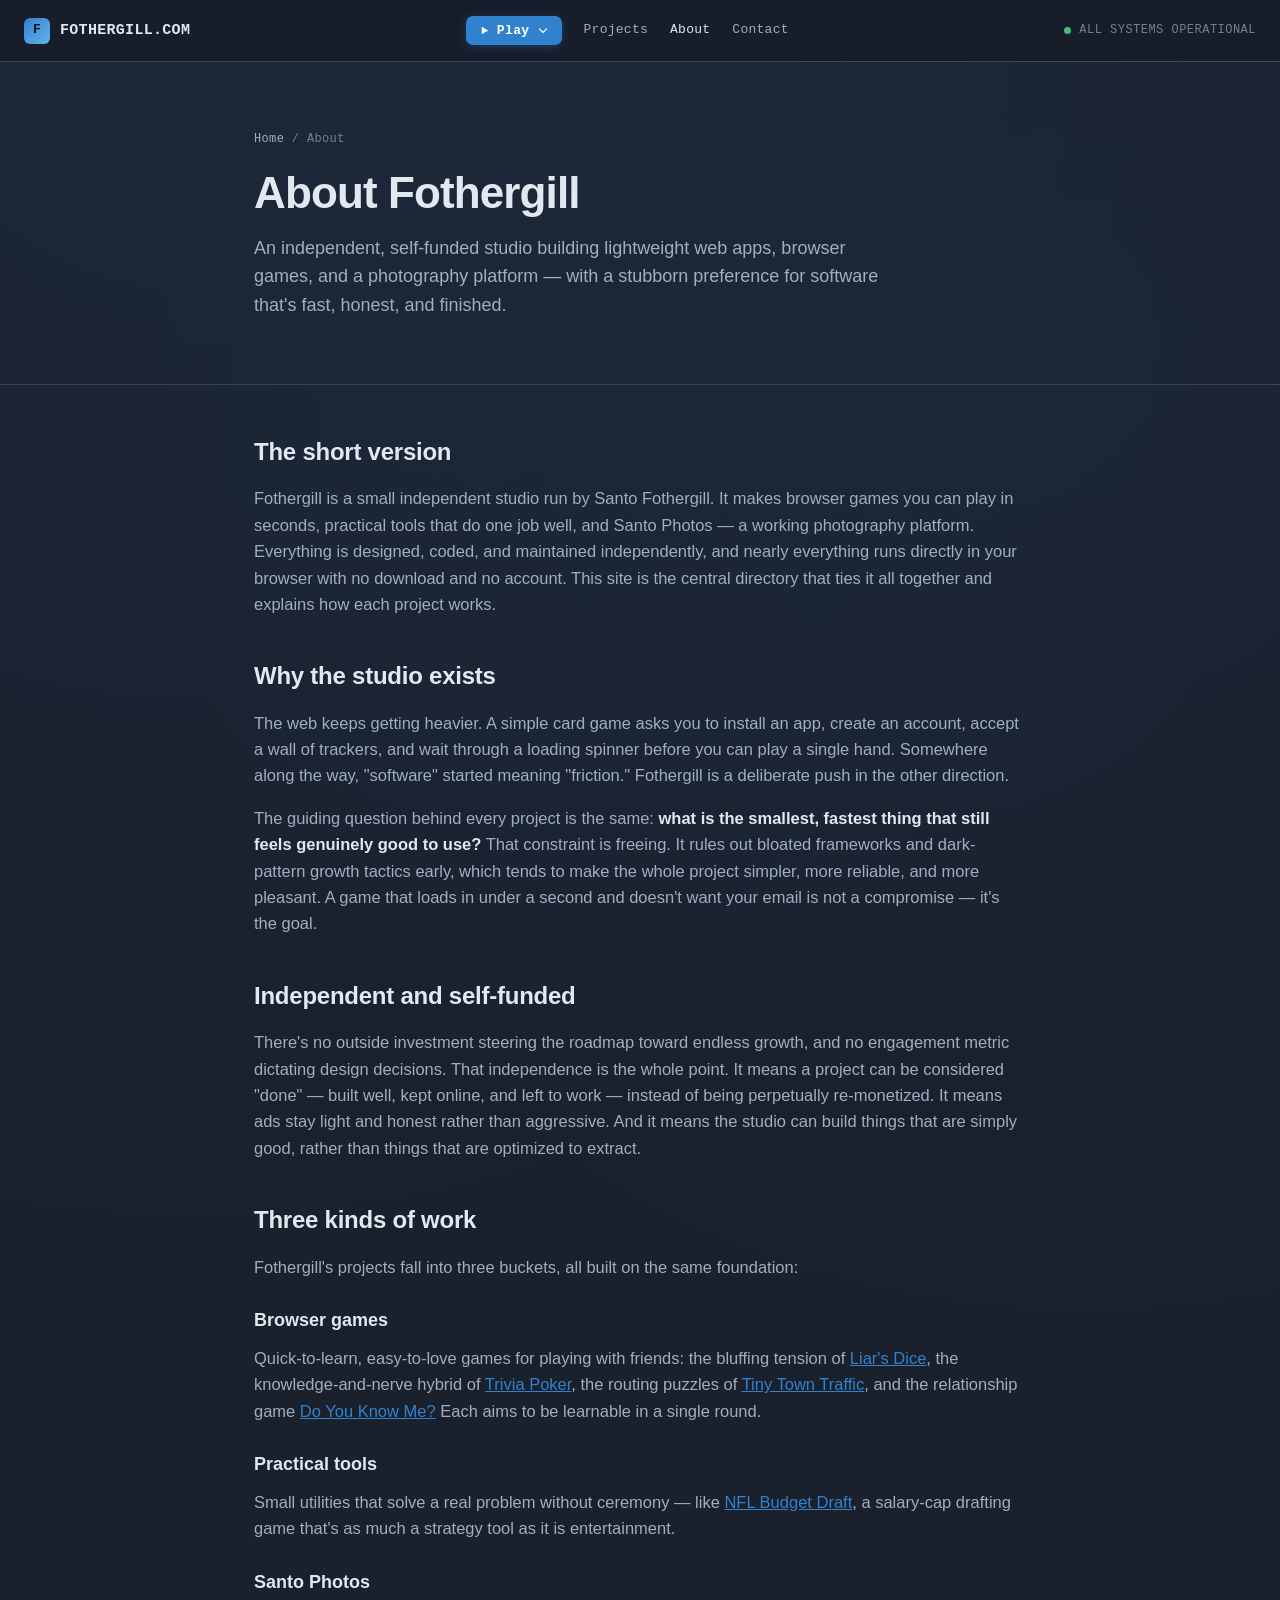
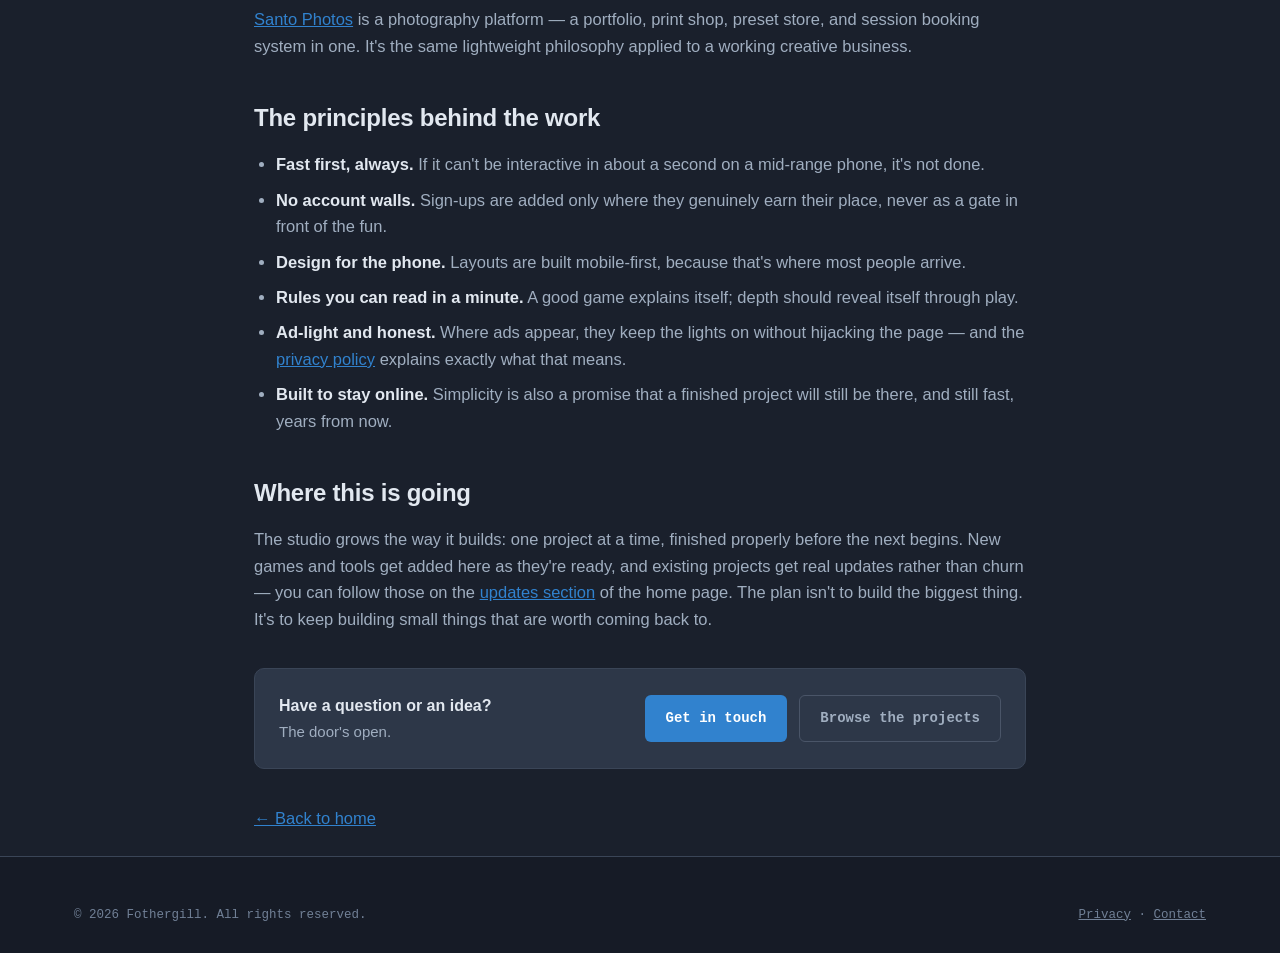
<file: about.html>
<!DOCTYPE html>
<html lang="en">
<head>
<meta charset="UTF-8">
<meta name="viewport" content="width=device-width, initial-scale=1.0">
<title>About Fothergill — An Independent Web Studio</title>
<meta name="description" content="Fothergill is an independent, self-funded studio building lightweight browser games, practical web tools, and a photography platform. Read the story and the principles behind the work.">
<meta name="author" content="Fothergill">
<link rel="canonical" href="https://fothergill.com/about.html">
<link rel="stylesheet" href="style.css?v=2">
  <meta name="google-adsense-account" content="ca-pub-5640001487510155">
  <script async src="https://pagead2.googlesyndication.com/pagead/js/adsbygoogle.js?client=ca-pub-5640001487510155" crossorigin="anonymous"></script>
</head>
<body id="top">

<div class="topbar">
  <div class="topbar-inner">
    <a href="index.html" class="brand"><span class="brand-mark">F</span>FOTHERGILL.COM</a>
    <nav class="topnav" aria-label="Primary">
      <div class="play-menu">
        <button type="button" class="play-toggle" aria-haspopup="true"><svg class="play-ico" viewBox="0 0 24 24" fill="currentColor"><path d="M6 4l14 8-14 8z"/></svg>Play<svg class="caret" viewBox="0 0 24 24" fill="none" stroke="currentColor" stroke-width="2.6" stroke-linecap="round" stroke-linejoin="round"><path d="M5 8l7 7 7-7"/></svg></button>
        <div class="play-dropdown">
          <a href="liar-dice/"><svg viewBox="0 0 24 24" fill="none" stroke="currentColor" stroke-width="1.8" stroke-linecap="round" stroke-linejoin="round"><rect x="3" y="3" width="18" height="18" rx="3"/><circle cx="8" cy="8" r="1.2" fill="currentColor" stroke="none"/><circle cx="16" cy="8" r="1.2" fill="currentColor" stroke="none"/><circle cx="8" cy="16" r="1.2" fill="currentColor" stroke="none"/><circle cx="16" cy="16" r="1.2" fill="currentColor" stroke="none"/><circle cx="12" cy="12" r="1.2" fill="currentColor" stroke="none"/></svg>Liar's Dice</a>
          <a href="budget-draft/"><svg viewBox="0 0 24 24" fill="none" stroke="currentColor" stroke-width="1.8" stroke-linecap="round" stroke-linejoin="round"><ellipse cx="12" cy="12" rx="9" ry="6"/><path d="M6 12h12M12 8v8"/></svg>NFL Budget Draft</a>
          <a href="tiny-town-traffic/"><svg viewBox="0 0 24 24" fill="none" stroke="currentColor" stroke-width="1.8" stroke-linecap="round" stroke-linejoin="round"><rect x="3" y="3" width="7" height="7" rx="1"/><rect x="14" y="3" width="7" height="7" rx="1"/><rect x="3" y="14" width="7" height="7" rx="1"/><rect x="14" y="14" width="7" height="7" rx="1"/></svg>Tiny Town Traffic</a>
        </div>
      </div>
      <a href="index.html#projects">Projects</a>
      <a href="about.html" class="active">About</a>
      <a href="contact.html">Contact</a>
    </nav>
    <div class="topbar-status"><span class="pulse-dot"></span><span class="status-text">ALL SYSTEMS OPERATIONAL</span></div>
  </div>
</div>

<main>
  <header class="subhead">
    <div class="wrap-narrow">
      <p class="breadcrumb"><a href="index.html">Home</a> / About</p>
      <h1>About Fothergill</h1>
      <p class="lede">An independent, self-funded studio building lightweight web apps, browser games, and a photography platform — with a stubborn preference for software that's fast, honest, and finished.</p>
    </div>
  </header>

  <article class="article">
    <div class="wrap-narrow">

      <h2>The short version</h2>
      <p>Fothergill is a small independent studio run by Santo Fothergill. It makes browser games you can play in seconds, practical tools that do one job well, and Santo Photos — a working photography platform. Everything is designed, coded, and maintained independently, and nearly everything runs directly in your browser with no download and no account. This site is the central directory that ties it all together and explains how each project works.</p>

      <h2>Why the studio exists</h2>
      <p>The web keeps getting heavier. A simple card game asks you to install an app, create an account, accept a wall of trackers, and wait through a loading spinner before you can play a single hand. Somewhere along the way, "software" started meaning "friction." Fothergill is a deliberate push in the other direction.</p>
      <p>The guiding question behind every project is the same: <strong>what is the smallest, fastest thing that still feels genuinely good to use?</strong> That constraint is freeing. It rules out bloated frameworks and dark-pattern growth tactics early, which tends to make the whole project simpler, more reliable, and more pleasant. A game that loads in under a second and doesn't want your email is not a compromise — it's the goal.</p>

      <h2>Independent and self-funded</h2>
      <p>There's no outside investment steering the roadmap toward endless growth, and no engagement metric dictating design decisions. That independence is the whole point. It means a project can be considered "done" — built well, kept online, and left to work — instead of being perpetually re-monetized. It means ads stay light and honest rather than aggressive. And it means the studio can build things that are simply good, rather than things that are optimized to extract.</p>

      <h2>Three kinds of work</h2>
      <p>Fothergill's projects fall into three buckets, all built on the same foundation:</p>
      <h3>Browser games</h3>
      <p>Quick-to-learn, easy-to-love games for playing with friends: the bluffing tension of <a href="projects/liars-dice.html">Liar's Dice</a>, the knowledge-and-nerve hybrid of <a href="projects/trivia-poker.html">Trivia Poker</a>, the routing puzzles of <a href="projects/tiny-town-traffic.html">Tiny Town Traffic</a>, and the relationship game <a href="projects/do-you-know-me.html">Do You Know Me?</a> Each aims to be learnable in a single round.</p>
      <h3>Practical tools</h3>
      <p>Small utilities that solve a real problem without ceremony — like <a href="projects/nfl-budget-draft.html">NFL Budget Draft</a>, a salary-cap drafting game that's as much a strategy tool as it is entertainment.</p>
      <h3>Santo Photos</h3>
      <p><a href="projects/santo-photos.html">Santo Photos</a> is a photography platform — a portfolio, print shop, preset store, and session booking system in one. It's the same lightweight philosophy applied to a working creative business.</p>

      <h2>The principles behind the work</h2>
      <ul>
        <li><strong>Fast first, always.</strong> If it can't be interactive in about a second on a mid-range phone, it's not done.</li>
        <li><strong>No account walls.</strong> Sign-ups are added only where they genuinely earn their place, never as a gate in front of the fun.</li>
        <li><strong>Design for the phone.</strong> Layouts are built mobile-first, because that's where most people arrive.</li>
        <li><strong>Rules you can read in a minute.</strong> A good game explains itself; depth should reveal itself through play.</li>
        <li><strong>Ad-light and honest.</strong> Where ads appear, they keep the lights on without hijacking the page — and the <a href="privacy.html">privacy policy</a> explains exactly what that means.</li>
        <li><strong>Built to stay online.</strong> Simplicity is also a promise that a finished project will still be there, and still fast, years from now.</li>
      </ul>

      <h2>Where this is going</h2>
      <p>The studio grows the way it builds: one project at a time, finished properly before the next begins. New games and tools get added here as they're ready, and existing projects get real updates rather than churn — you can follow those on the <a href="index.html#updates">updates section</a> of the home page. The plan isn't to build the biggest thing. It's to keep building small things that are worth coming back to.</p>

      <div class="cta-row">
        <div style="flex:1;min-width:220px;"><strong style="color:var(--text-primary);">Have a question or an idea?</strong><br><span style="color:var(--text-secondary);font-size:15px;">The door's open.</span></div>
        <a class="btn btn-primary" href="contact.html">Get in touch</a>
        <a class="btn btn-ghost" href="index.html#projects">Browse the projects</a>
      </div>

      <p style="margin-top:24px;"><a href="index.html">&larr; Back to home</a></p>
    </div>
  </article>
</main>

<footer>
  <div class="wrap">
    <div class="footer-bottom" style="border-top:none;padding-top:0;">
      <span>&copy; <span id="year"></span> Fothergill. All rights reserved.</span>
      <span><a href="privacy.html" style="color:var(--text-muted);">Privacy</a> &middot; <a href="contact.html" style="color:var(--text-muted);">Contact</a></span>
    </div>
  </div>
</footer>
<script>document.getElementById('year').textContent=new Date().getFullYear();</script>
</body>
</html>
</file>
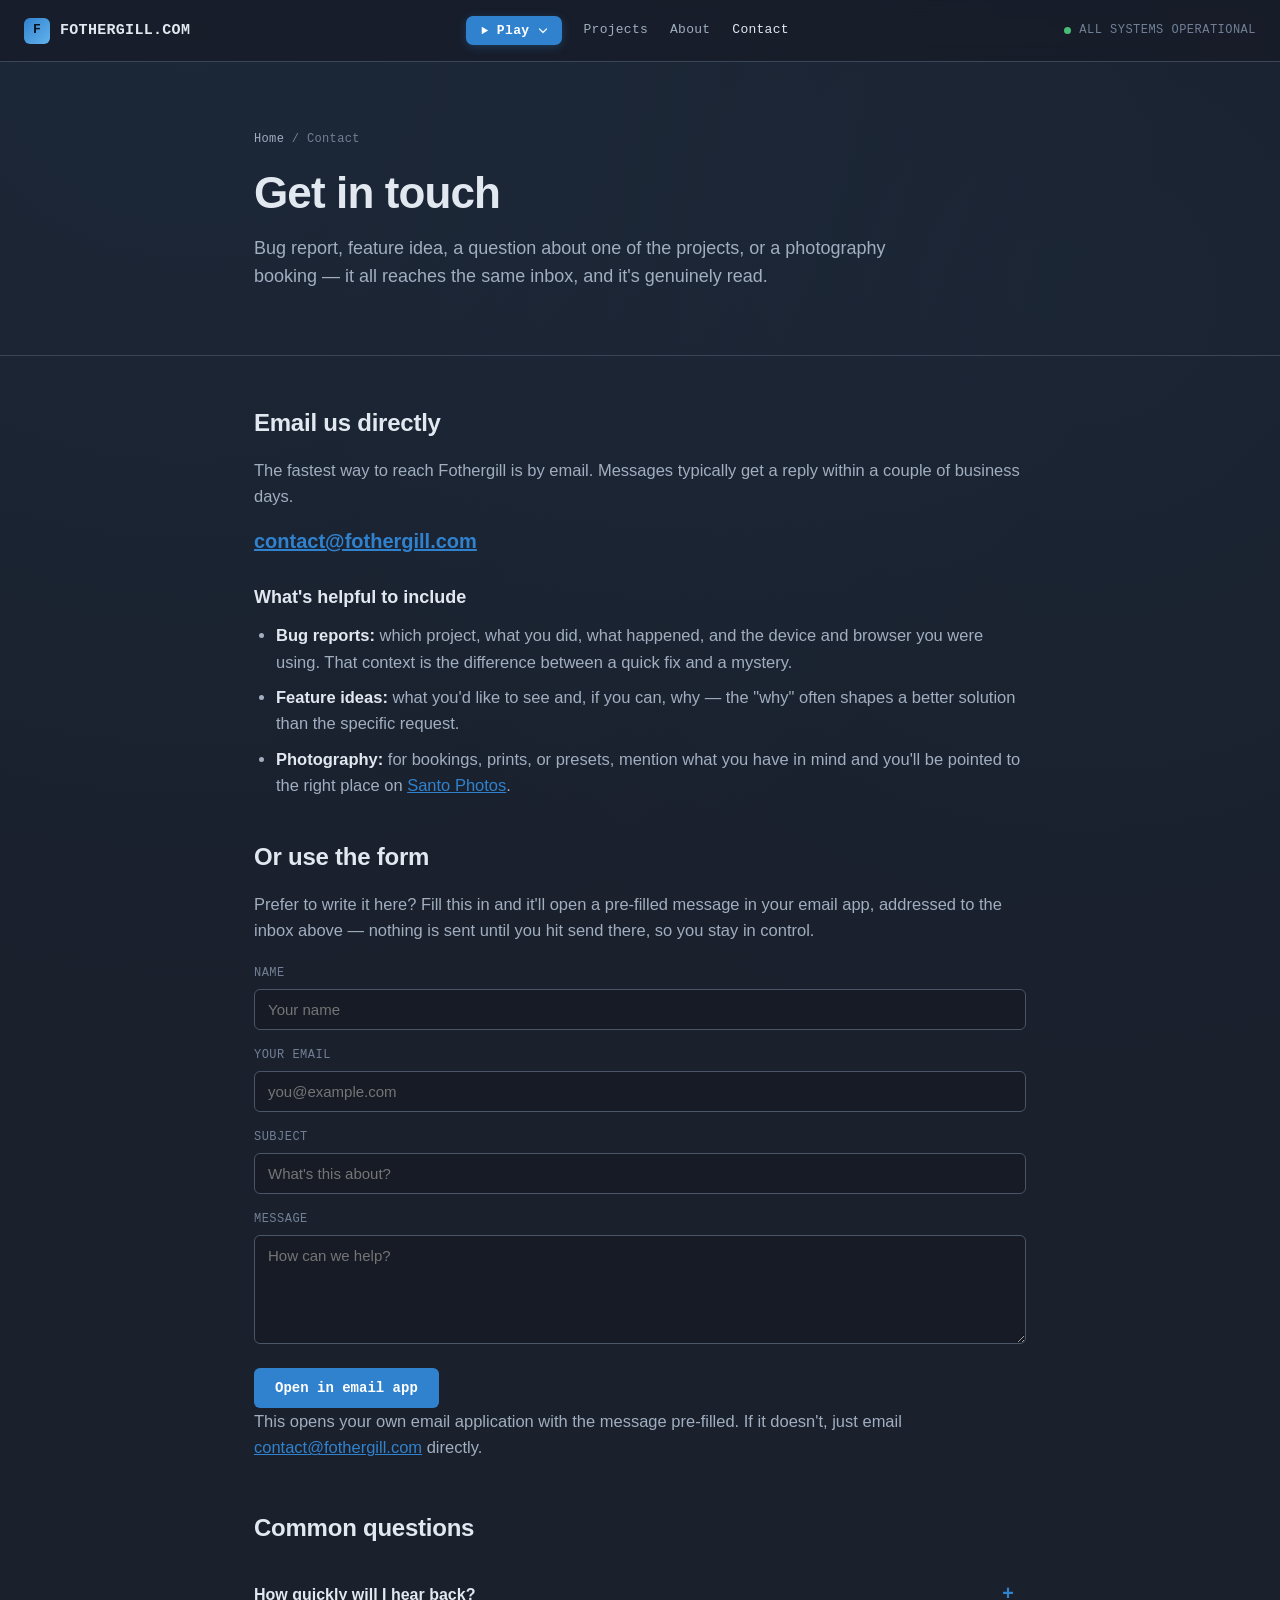
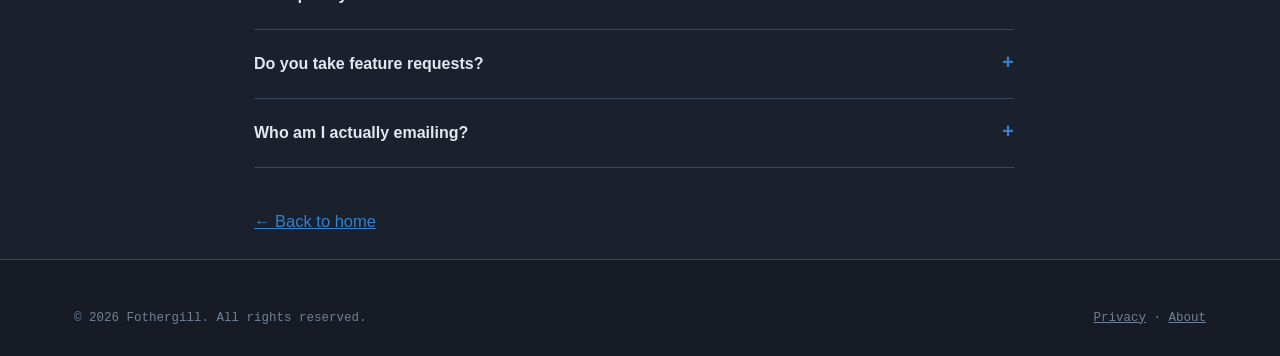
<file: contact.html>
<!DOCTYPE html>
<html lang="en">
<head>
<meta charset="UTF-8">
<meta name="viewport" content="width=device-width, initial-scale=1.0">
<title>Contact Fothergill</title>
<meta name="description" content="Get in touch with Fothergill about a bug report, a feature idea, a question about a project, or photography bookings. Email us directly or use the contact form.">
<meta name="author" content="Fothergill">
<link rel="canonical" href="https://fothergill.com/contact.html">
<link rel="stylesheet" href="style.css?v=2">
  <meta name="google-adsense-account" content="ca-pub-5640001487510155">
  <script async src="https://pagead2.googlesyndication.com/pagead/js/adsbygoogle.js?client=ca-pub-5640001487510155" crossorigin="anonymous"></script>
</head>
<body id="top">

<div class="topbar">
  <div class="topbar-inner">
    <a href="index.html" class="brand"><span class="brand-mark">F</span>FOTHERGILL.COM</a>
    <nav class="topnav" aria-label="Primary">
      <div class="play-menu">
        <button type="button" class="play-toggle" aria-haspopup="true"><svg class="play-ico" viewBox="0 0 24 24" fill="currentColor"><path d="M6 4l14 8-14 8z"/></svg>Play<svg class="caret" viewBox="0 0 24 24" fill="none" stroke="currentColor" stroke-width="2.6" stroke-linecap="round" stroke-linejoin="round"><path d="M5 8l7 7 7-7"/></svg></button>
        <div class="play-dropdown">
          <a href="liar-dice/"><svg viewBox="0 0 24 24" fill="none" stroke="currentColor" stroke-width="1.8" stroke-linecap="round" stroke-linejoin="round"><rect x="3" y="3" width="18" height="18" rx="3"/><circle cx="8" cy="8" r="1.2" fill="currentColor" stroke="none"/><circle cx="16" cy="8" r="1.2" fill="currentColor" stroke="none"/><circle cx="8" cy="16" r="1.2" fill="currentColor" stroke="none"/><circle cx="16" cy="16" r="1.2" fill="currentColor" stroke="none"/><circle cx="12" cy="12" r="1.2" fill="currentColor" stroke="none"/></svg>Liar's Dice</a>
          <a href="budget-draft/"><svg viewBox="0 0 24 24" fill="none" stroke="currentColor" stroke-width="1.8" stroke-linecap="round" stroke-linejoin="round"><ellipse cx="12" cy="12" rx="9" ry="6"/><path d="M6 12h12M12 8v8"/></svg>NFL Budget Draft</a>
          <a href="tiny-town-traffic/"><svg viewBox="0 0 24 24" fill="none" stroke="currentColor" stroke-width="1.8" stroke-linecap="round" stroke-linejoin="round"><rect x="3" y="3" width="7" height="7" rx="1"/><rect x="14" y="3" width="7" height="7" rx="1"/><rect x="3" y="14" width="7" height="7" rx="1"/><rect x="14" y="14" width="7" height="7" rx="1"/></svg>Tiny Town Traffic</a>
        </div>
      </div>
      <a href="index.html#projects">Projects</a>
      <a href="about.html">About</a>
      <a href="contact.html" class="active">Contact</a>
    </nav>
    <div class="topbar-status"><span class="pulse-dot"></span><span class="status-text">ALL SYSTEMS OPERATIONAL</span></div>
  </div>
</div>

<main>
  <header class="subhead">
    <div class="wrap-narrow">
      <p class="breadcrumb"><a href="index.html">Home</a> / Contact</p>
      <h1>Get in touch</h1>
      <p class="lede">Bug report, feature idea, a question about one of the projects, or a photography booking — it all reaches the same inbox, and it's genuinely read.</p>
    </div>
  </header>

  <article class="article">
    <div class="wrap-narrow">

      <h2>Email us directly</h2>
      <p>The fastest way to reach Fothergill is by email. Messages typically get a reply within a couple of business days.</p>
      <p style="font-size:20px;"><strong><a href="mailto:contact@fothergill.com">contact@fothergill.com</a></strong></p>

      <h3>What's helpful to include</h3>
      <ul>
        <li><strong>Bug reports:</strong> which project, what you did, what happened, and the device and browser you were using. That context is the difference between a quick fix and a mystery.</li>
        <li><strong>Feature ideas:</strong> what you'd like to see and, if you can, why — the "why" often shapes a better solution than the specific request.</li>
        <li><strong>Photography:</strong> for bookings, prints, or presets, mention what you have in mind and you'll be pointed to the right place on <a href="projects/santo-photos.html">Santo Photos</a>.</li>
      </ul>

      <h2>Or use the form</h2>
      <p>Prefer to write it here? Fill this in and it'll open a pre-filled message in your email app, addressed to the inbox above — nothing is sent until you hit send there, so you stay in control.</p>

      <form id="contact-form" style="margin-top:20px;">
        <div class="form-group">
          <label for="contact-name">Name</label>
          <input type="text" id="contact-name" name="name" placeholder="Your name" required>
        </div>
        <div class="form-group">
          <label for="contact-email">Your email</label>
          <input type="email" id="contact-email" name="email" placeholder="you@example.com" required>
        </div>
        <div class="form-group">
          <label for="contact-subject">Subject</label>
          <input type="text" id="contact-subject" name="subject" placeholder="What's this about?" required>
        </div>
        <div class="form-group">
          <label for="contact-message">Message</label>
          <textarea id="contact-message" name="message" rows="5" placeholder="How can we help?" required></textarea>
        </div>
        <button type="submit" class="btn btn-primary">Open in email app</button>
        <p class="contact-note" id="contact-note">This opens your own email application with the message pre-filled. If it doesn't, just email <a href="mailto:contact@fothergill.com">contact@fothergill.com</a> directly.</p>
      </form>

      <h2 style="margin-top:48px;">Common questions</h2>
      <div class="faq">
        <details><summary>How quickly will I hear back?</summary><p>Usually within a couple of business days. Detailed bug reports sometimes take a little longer if they need investigating, but they do get looked at.</p></details>
        <details><summary>Do you take feature requests?</summary><p>Yes. Not every idea makes it in, but real feedback genuinely shapes what gets built and fixed next.</p></details>
        <details><summary>Who am I actually emailing?</summary><p>Fothergill is an independent studio run by Santo Fothergill, so your message goes straight to the person who builds and maintains the projects.</p></details>
      </div>

      <p style="margin-top:40px;"><a href="index.html">&larr; Back to home</a></p>
    </div>
  </article>
</main>

<footer>
  <div class="wrap">
    <div class="footer-bottom" style="border-top:none;padding-top:0;">
      <span>&copy; <span id="year"></span> Fothergill. All rights reserved.</span>
      <span><a href="privacy.html" style="color:var(--text-muted);">Privacy</a> &middot; <a href="about.html" style="color:var(--text-muted);">About</a></span>
    </div>
  </div>
</footer>

<script>
  document.getElementById('year').textContent = new Date().getFullYear();
  (function(){
    var form = document.getElementById('contact-form');
    if(!form) return;
    form.addEventListener('submit', function(e){
      e.preventDefault();
      var name = encodeURIComponent(document.getElementById('contact-name').value || '');
      var email = document.getElementById('contact-email').value || '';
      var subject = document.getElementById('contact-subject').value || 'Message via fothergill.com';
      var message = document.getElementById('contact-message').value || '';
      var body = 'From: ' + decodeURIComponent(name) + ' (' + email + ')\n\n' + message;
      var href = 'mailto:contact@fothergill.com'
        + '?subject=' + encodeURIComponent(subject)
        + '&body=' + encodeURIComponent(body);
      window.location.href = href;
      var note = document.getElementById('contact-note');
      note.textContent = 'Your email app should be opening now. If nothing happened, email contact@fothergill.com directly.';
      note.style.color = 'var(--accent)';
    });
  })();
</script>
</body>
</html>
</file>
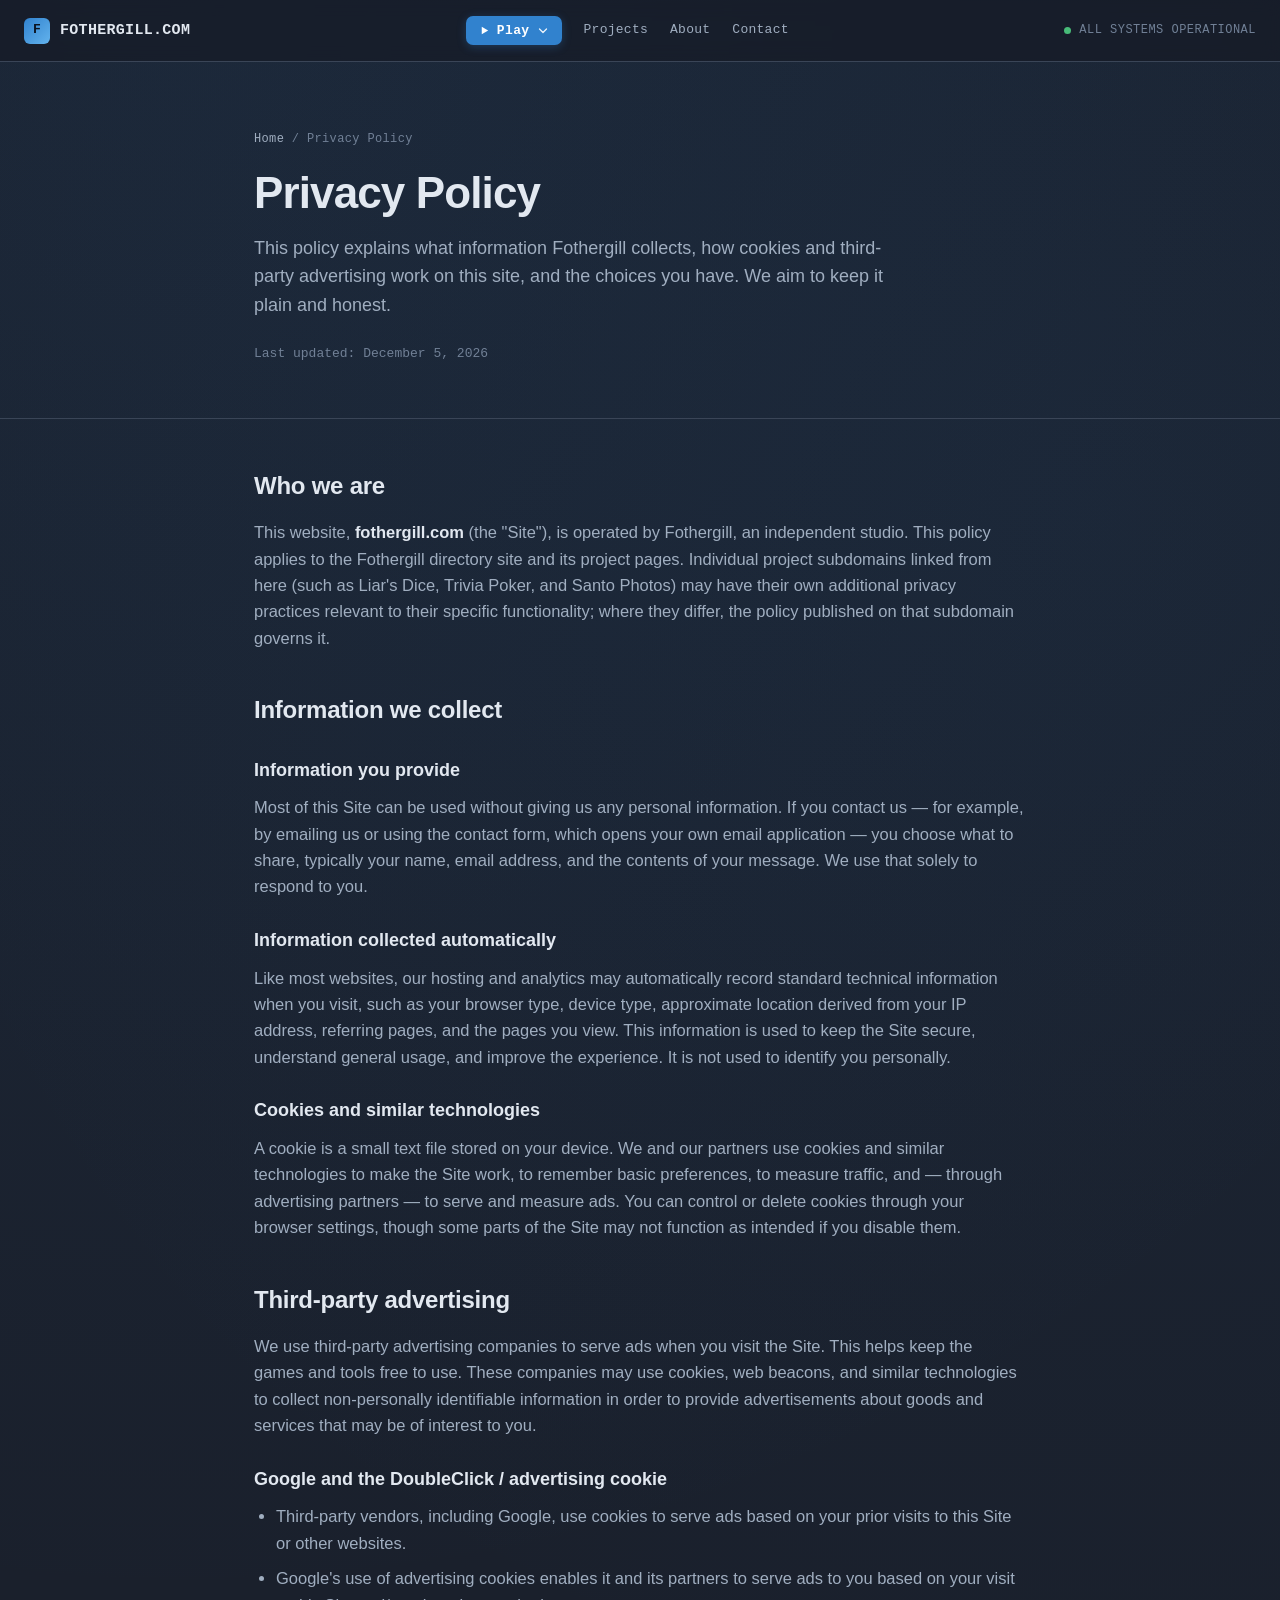
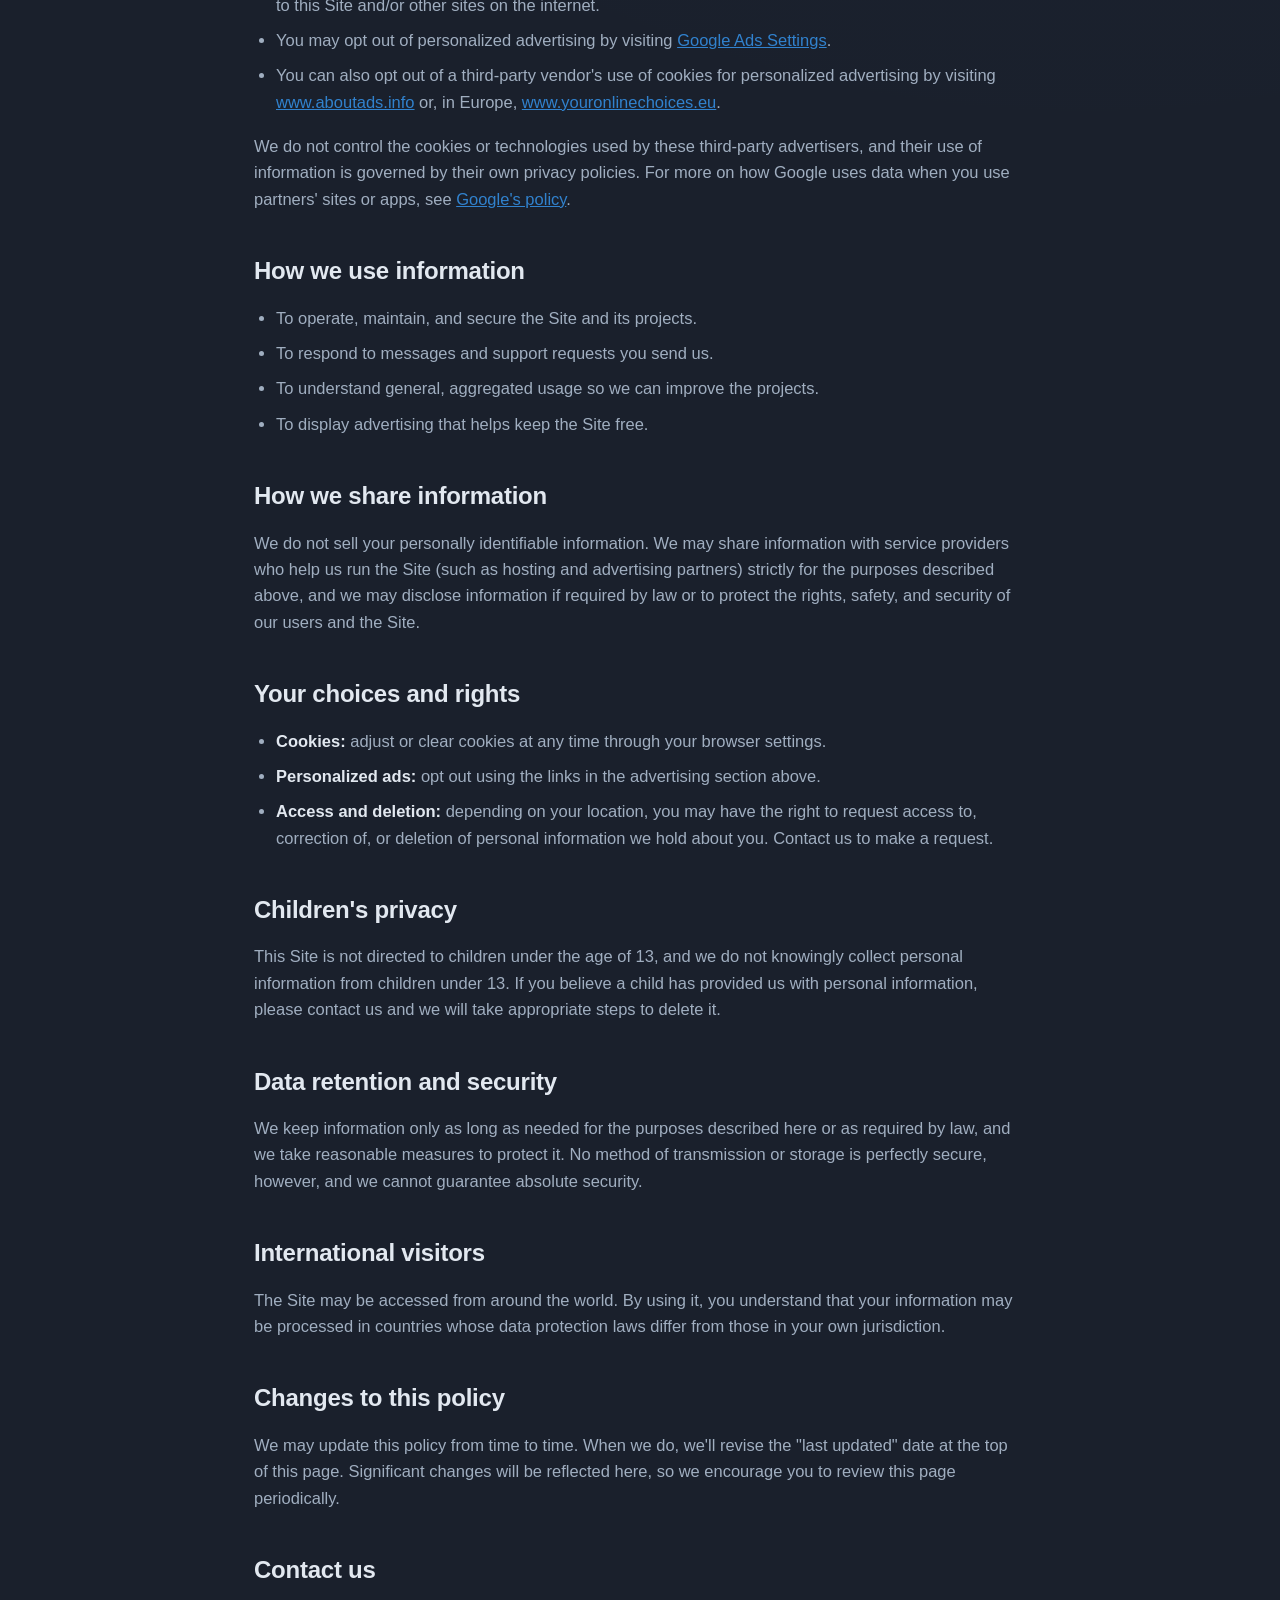
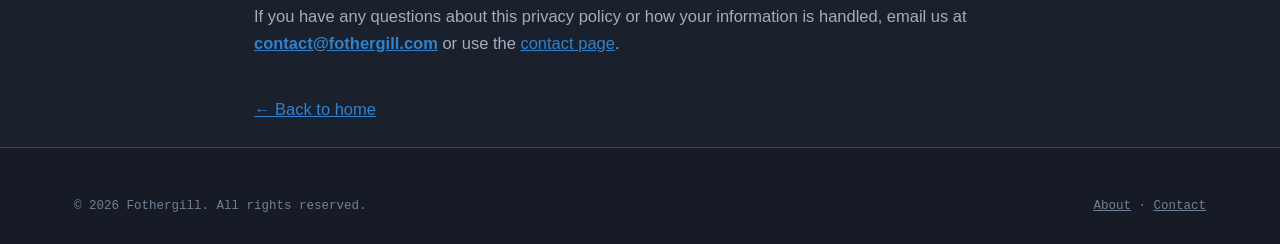
<file: privacy.html>
<!DOCTYPE html>
<html lang="en">
<head>
<meta charset="UTF-8">
<meta name="viewport" content="width=device-width, initial-scale=1.0">
<title>Privacy Policy — Fothergill</title>
<meta name="description" content="Fothergill's privacy policy: what data we collect, how cookies and third-party advertising (including Google) work on this site, and how to opt out of personalized ads.">
<meta name="author" content="Fothergill">
<meta name="robots" content="index, follow">
<link rel="canonical" href="https://fothergill.com/privacy.html">
<link rel="stylesheet" href="style.css?v=2">
  <meta name="google-adsense-account" content="ca-pub-5640001487510155">
  <script async src="https://pagead2.googlesyndication.com/pagead/js/adsbygoogle.js?client=ca-pub-5640001487510155" crossorigin="anonymous"></script>
</head>
<body id="top">

<div class="topbar">
  <div class="topbar-inner">
    <a href="index.html" class="brand"><span class="brand-mark">F</span>FOTHERGILL.COM</a>
    <nav class="topnav" aria-label="Primary">
      <div class="play-menu">
        <button type="button" class="play-toggle" aria-haspopup="true"><svg class="play-ico" viewBox="0 0 24 24" fill="currentColor"><path d="M6 4l14 8-14 8z"/></svg>Play<svg class="caret" viewBox="0 0 24 24" fill="none" stroke="currentColor" stroke-width="2.6" stroke-linecap="round" stroke-linejoin="round"><path d="M5 8l7 7 7-7"/></svg></button>
        <div class="play-dropdown">
          <a href="liar-dice/"><svg viewBox="0 0 24 24" fill="none" stroke="currentColor" stroke-width="1.8" stroke-linecap="round" stroke-linejoin="round"><rect x="3" y="3" width="18" height="18" rx="3"/><circle cx="8" cy="8" r="1.2" fill="currentColor" stroke="none"/><circle cx="16" cy="8" r="1.2" fill="currentColor" stroke="none"/><circle cx="8" cy="16" r="1.2" fill="currentColor" stroke="none"/><circle cx="16" cy="16" r="1.2" fill="currentColor" stroke="none"/><circle cx="12" cy="12" r="1.2" fill="currentColor" stroke="none"/></svg>Liar's Dice</a>
          <a href="budget-draft/"><svg viewBox="0 0 24 24" fill="none" stroke="currentColor" stroke-width="1.8" stroke-linecap="round" stroke-linejoin="round"><ellipse cx="12" cy="12" rx="9" ry="6"/><path d="M6 12h12M12 8v8"/></svg>NFL Budget Draft</a>
          <a href="tiny-town-traffic/"><svg viewBox="0 0 24 24" fill="none" stroke="currentColor" stroke-width="1.8" stroke-linecap="round" stroke-linejoin="round"><rect x="3" y="3" width="7" height="7" rx="1"/><rect x="14" y="3" width="7" height="7" rx="1"/><rect x="3" y="14" width="7" height="7" rx="1"/><rect x="14" y="14" width="7" height="7" rx="1"/></svg>Tiny Town Traffic</a>
        </div>
      </div>
      <a href="index.html#projects">Projects</a>
      <a href="about.html">About</a>
      <a href="contact.html">Contact</a>
    </nav>
    <div class="topbar-status"><span class="pulse-dot"></span><span class="status-text">ALL SYSTEMS OPERATIONAL</span></div>
  </div>
</div>

<main>
  <header class="subhead">
    <div class="wrap-narrow">
      <p class="breadcrumb"><a href="index.html">Home</a> / Privacy Policy</p>
      <h1>Privacy Policy</h1>
      <p class="lede">This policy explains what information Fothergill collects, how cookies and third-party advertising work on this site, and the choices you have. We aim to keep it plain and honest.</p>
      <p style="font-family:var(--mono);font-size:13px;color:var(--text-muted);">Last updated: <span id="updated"></span></p>
    </div>
  </header>

  <article class="article">
    <div class="wrap-narrow">

      <h2>Who we are</h2>
      <p>This website, <strong>fothergill.com</strong> (the "Site"), is operated by Fothergill, an independent studio. This policy applies to the Fothergill directory site and its project pages. Individual project subdomains linked from here (such as Liar's Dice, Trivia Poker, and Santo Photos) may have their own additional privacy practices relevant to their specific functionality; where they differ, the policy published on that subdomain governs it.</p>

      <h2>Information we collect</h2>
      <h3>Information you provide</h3>
      <p>Most of this Site can be used without giving us any personal information. If you contact us — for example, by emailing us or using the contact form, which opens your own email application — you choose what to share, typically your name, email address, and the contents of your message. We use that solely to respond to you.</p>
      <h3>Information collected automatically</h3>
      <p>Like most websites, our hosting and analytics may automatically record standard technical information when you visit, such as your browser type, device type, approximate location derived from your IP address, referring pages, and the pages you view. This information is used to keep the Site secure, understand general usage, and improve the experience. It is not used to identify you personally.</p>
      <h3>Cookies and similar technologies</h3>
      <p>A cookie is a small text file stored on your device. We and our partners use cookies and similar technologies to make the Site work, to remember basic preferences, to measure traffic, and — through advertising partners — to serve and measure ads. You can control or delete cookies through your browser settings, though some parts of the Site may not function as intended if you disable them.</p>

      <h2>Third-party advertising</h2>
      <p>We use third-party advertising companies to serve ads when you visit the Site. This helps keep the games and tools free to use. These companies may use cookies, web beacons, and similar technologies to collect non-personally identifiable information in order to provide advertisements about goods and services that may be of interest to you.</p>
      <h3>Google and the DoubleClick / advertising cookie</h3>
      <ul>
        <li>Third-party vendors, including Google, use cookies to serve ads based on your prior visits to this Site or other websites.</li>
        <li>Google's use of advertising cookies enables it and its partners to serve ads to you based on your visit to this Site and/or other sites on the internet.</li>
        <li>You may opt out of personalized advertising by visiting <a href="https://www.google.com/settings/ads" target="_blank" rel="noopener noreferrer">Google Ads Settings</a>.</li>
        <li>You can also opt out of a third-party vendor's use of cookies for personalized advertising by visiting <a href="https://www.aboutads.info/choices/" target="_blank" rel="noopener noreferrer">www.aboutads.info</a> or, in Europe, <a href="https://www.youronlinechoices.eu/" target="_blank" rel="noopener noreferrer">www.youronlinechoices.eu</a>.</li>
      </ul>
      <p>We do not control the cookies or technologies used by these third-party advertisers, and their use of information is governed by their own privacy policies. For more on how Google uses data when you use partners' sites or apps, see <a href="https://policies.google.com/technologies/partner-sites" target="_blank" rel="noopener noreferrer">Google's policy</a>.</p>

      <h2>How we use information</h2>
      <ul>
        <li>To operate, maintain, and secure the Site and its projects.</li>
        <li>To respond to messages and support requests you send us.</li>
        <li>To understand general, aggregated usage so we can improve the projects.</li>
        <li>To display advertising that helps keep the Site free.</li>
      </ul>

      <h2>How we share information</h2>
      <p>We do not sell your personally identifiable information. We may share information with service providers who help us run the Site (such as hosting and advertising partners) strictly for the purposes described above, and we may disclose information if required by law or to protect the rights, safety, and security of our users and the Site.</p>

      <h2>Your choices and rights</h2>
      <ul>
        <li><strong>Cookies:</strong> adjust or clear cookies at any time through your browser settings.</li>
        <li><strong>Personalized ads:</strong> opt out using the links in the advertising section above.</li>
        <li><strong>Access and deletion:</strong> depending on your location, you may have the right to request access to, correction of, or deletion of personal information we hold about you. Contact us to make a request.</li>
      </ul>

      <h2>Children's privacy</h2>
      <p>This Site is not directed to children under the age of 13, and we do not knowingly collect personal information from children under 13. If you believe a child has provided us with personal information, please contact us and we will take appropriate steps to delete it.</p>

      <h2>Data retention and security</h2>
      <p>We keep information only as long as needed for the purposes described here or as required by law, and we take reasonable measures to protect it. No method of transmission or storage is perfectly secure, however, and we cannot guarantee absolute security.</p>

      <h2>International visitors</h2>
      <p>The Site may be accessed from around the world. By using it, you understand that your information may be processed in countries whose data protection laws differ from those in your own jurisdiction.</p>

      <h2>Changes to this policy</h2>
      <p>We may update this policy from time to time. When we do, we'll revise the "last updated" date at the top of this page. Significant changes will be reflected here, so we encourage you to review this page periodically.</p>

      <h2>Contact us</h2>
      <p>If you have any questions about this privacy policy or how your information is handled, email us at <strong><a href="mailto:contact@fothergill.com">contact@fothergill.com</a></strong> or use the <a href="contact.html">contact page</a>.</p>

      <p style="margin-top:40px;"><a href="index.html">&larr; Back to home</a></p>
    </div>
  </article>
</main>

<footer>
  <div class="wrap">
    <div class="footer-bottom" style="border-top:none;padding-top:0;">
      <span>&copy; <span id="year"></span> Fothergill. All rights reserved.</span>
      <span><a href="about.html" style="color:var(--text-muted);">About</a> &middot; <a href="contact.html" style="color:var(--text-muted);">Contact</a></span>
    </div>
  </div>
</footer>
<script>
  document.getElementById('year').textContent = new Date().getFullYear();
  document.getElementById('updated').textContent = new Date().toLocaleDateString('en-US', {year:'numeric', month:'long', day:'numeric'});
</script>
</body>
</html>
</file>
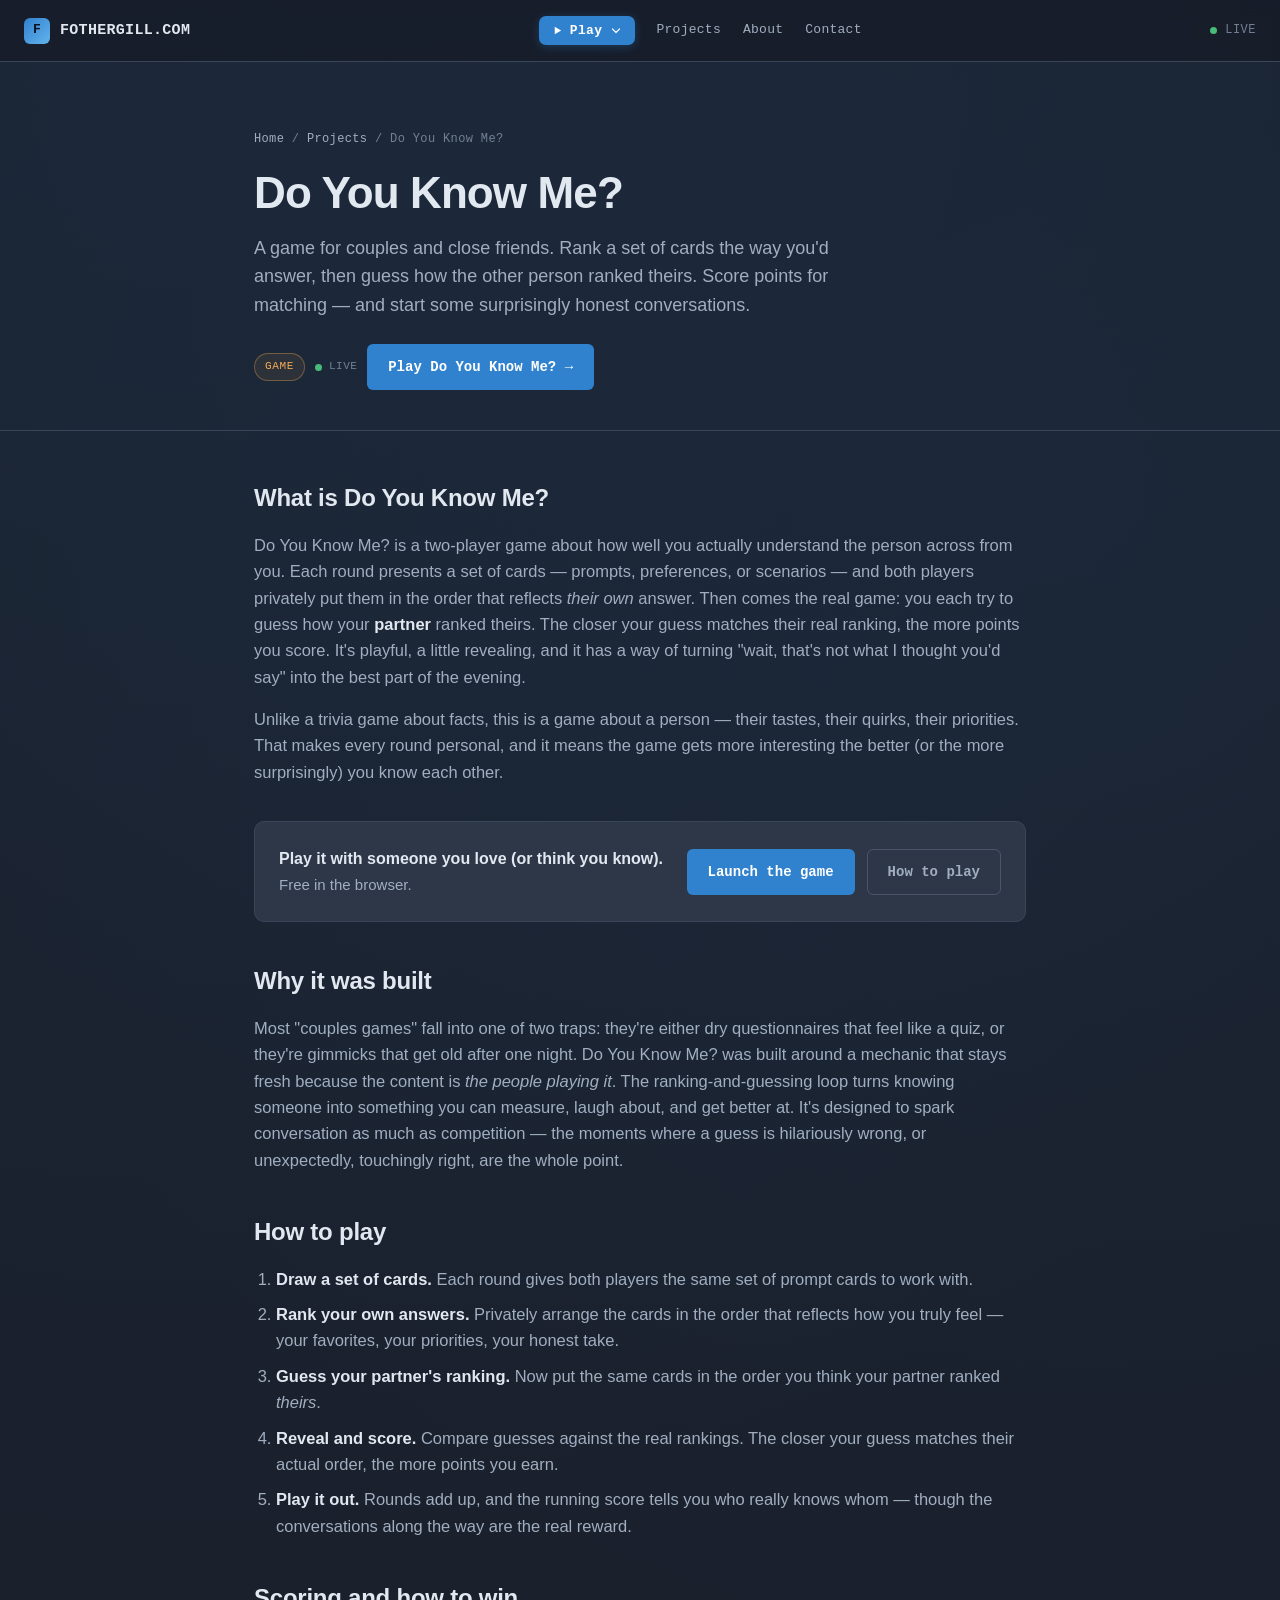
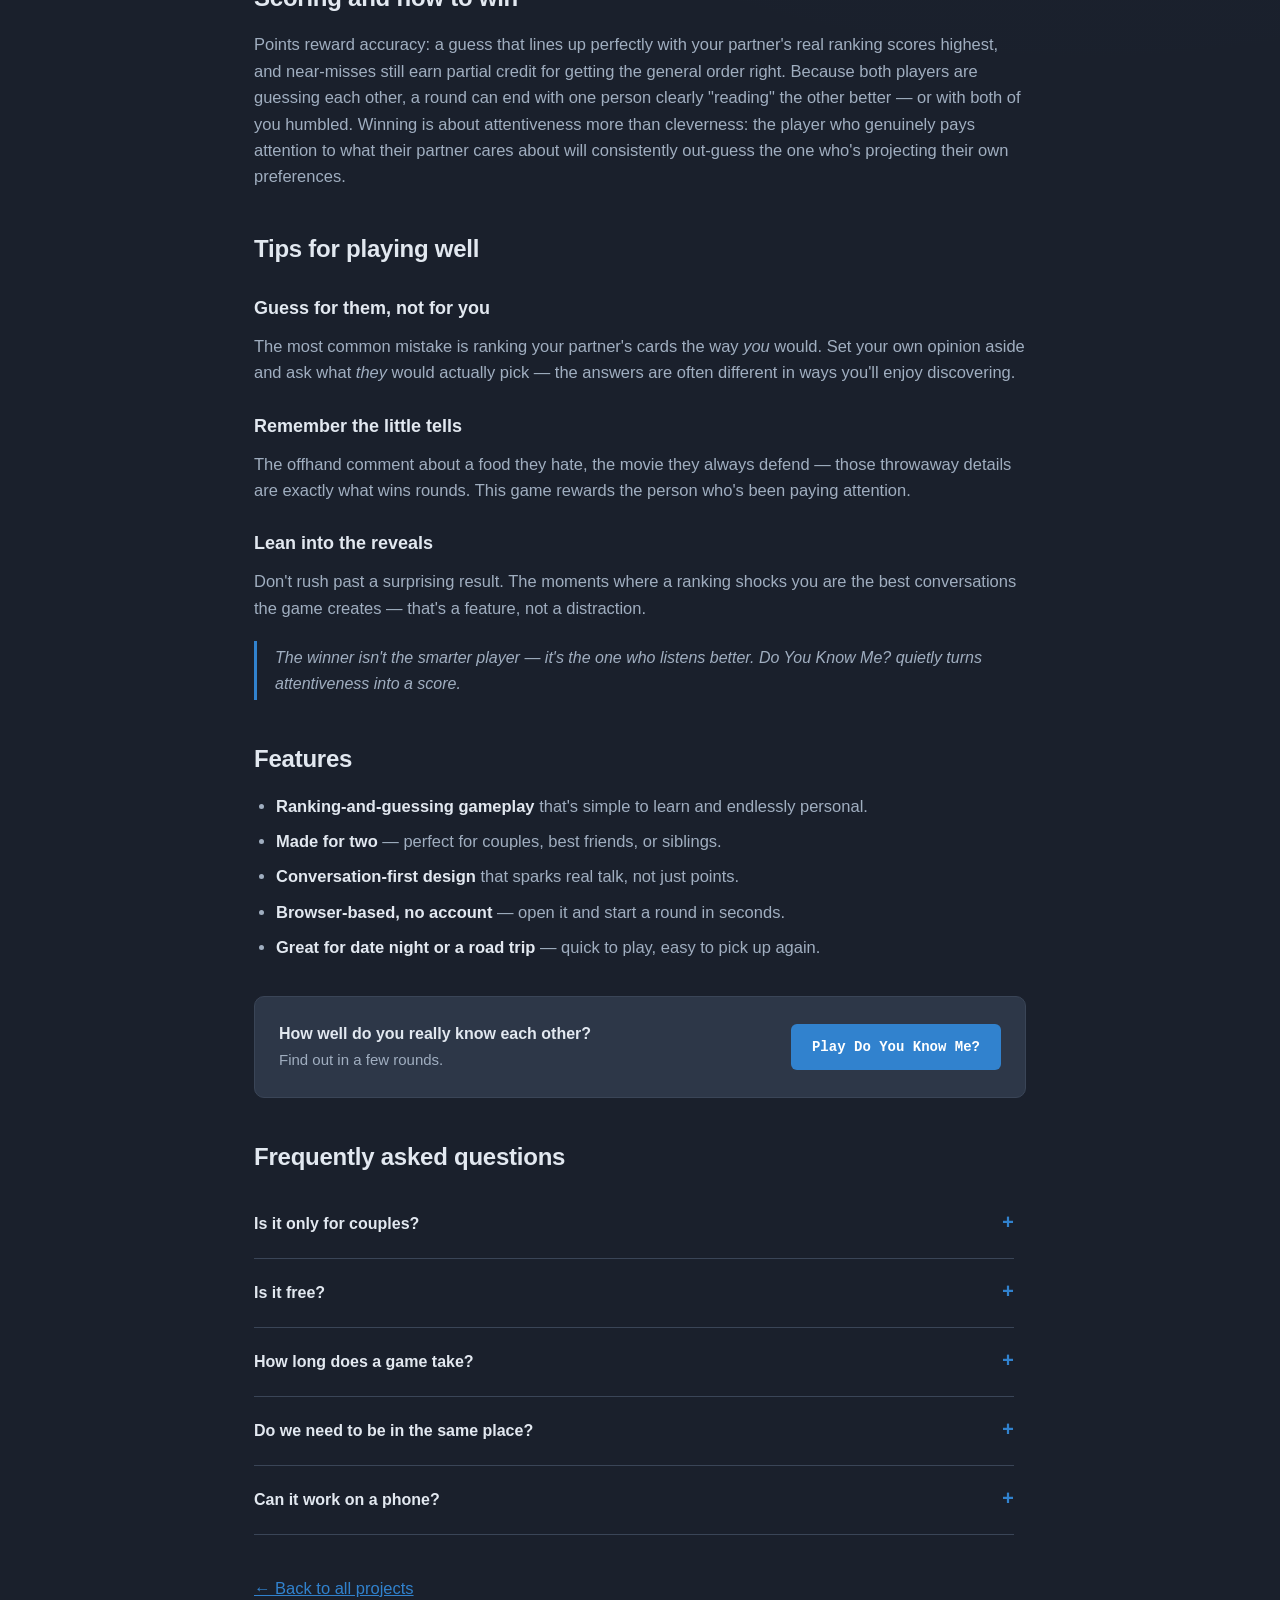
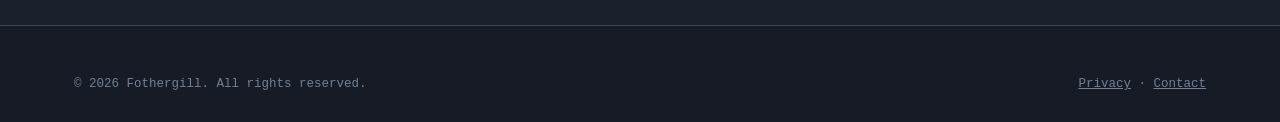
<file: projects/do-you-know-me.html>
<!DOCTYPE html>
<html lang="en">
<head>
<meta charset="UTF-8">
<meta name="viewport" content="width=device-width, initial-scale=1.0">
<title>Do You Know Me? — Rules &amp; How to Play the Couples Game | Fothergill</title>
<meta name="description" content="Do You Know Me? is a card-ranking game for couples and close friends: rank cards how you'd answer, then guess how your partner ranked theirs. Rules, scoring, and tips inside.">
<meta name="author" content="Fothergill">
<link rel="canonical" href="https://fothergill.com/projects/do-you-know-me.html">
<link rel="stylesheet" href="../style.css?v=2">
  <meta name="google-adsense-account" content="ca-pub-5640001487510155">
  <script async src="https://pagead2.googlesyndication.com/pagead/js/adsbygoogle.js?client=ca-pub-5640001487510155" crossorigin="anonymous"></script>
</head>
<body id="top">

<div class="topbar">
  <div class="topbar-inner">
    <a href="../index.html" class="brand"><span class="brand-mark">F</span>FOTHERGILL.COM</a>
    <nav class="topnav" aria-label="Primary">
      <div class="play-menu">
        <button type="button" class="play-toggle" aria-haspopup="true"><svg class="play-ico" viewBox="0 0 24 24" fill="currentColor"><path d="M6 4l14 8-14 8z"/></svg>Play<svg class="caret" viewBox="0 0 24 24" fill="none" stroke="currentColor" stroke-width="2.6" stroke-linecap="round" stroke-linejoin="round"><path d="M5 8l7 7 7-7"/></svg></button>
        <div class="play-dropdown">
          <a href="../liar-dice/"><svg viewBox="0 0 24 24" fill="none" stroke="currentColor" stroke-width="1.8" stroke-linecap="round" stroke-linejoin="round"><rect x="3" y="3" width="18" height="18" rx="3"/><circle cx="8" cy="8" r="1.2" fill="currentColor" stroke="none"/><circle cx="16" cy="8" r="1.2" fill="currentColor" stroke="none"/><circle cx="8" cy="16" r="1.2" fill="currentColor" stroke="none"/><circle cx="16" cy="16" r="1.2" fill="currentColor" stroke="none"/><circle cx="12" cy="12" r="1.2" fill="currentColor" stroke="none"/></svg>Liar's Dice</a>
          <a href="../budget-draft/"><svg viewBox="0 0 24 24" fill="none" stroke="currentColor" stroke-width="1.8" stroke-linecap="round" stroke-linejoin="round"><ellipse cx="12" cy="12" rx="9" ry="6"/><path d="M6 12h12M12 8v8"/></svg>NFL Budget Draft</a>
          <a href="../tiny-town-traffic/"><svg viewBox="0 0 24 24" fill="none" stroke="currentColor" stroke-width="1.8" stroke-linecap="round" stroke-linejoin="round"><rect x="3" y="3" width="7" height="7" rx="1"/><rect x="14" y="3" width="7" height="7" rx="1"/><rect x="3" y="14" width="7" height="7" rx="1"/><rect x="14" y="14" width="7" height="7" rx="1"/></svg>Tiny Town Traffic</a>
        </div>
      </div>
      <a href="../index.html#projects">Projects</a>
      <a href="../about.html">About</a>
      <a href="../contact.html">Contact</a>
    </nav>
    <div class="topbar-status"><span class="pulse-dot"></span><span class="status-text">LIVE</span></div>
  </div>
</div>

<main>
  <header class="subhead">
    <div class="wrap-narrow">
      <p class="breadcrumb"><a href="../index.html">Home</a> / <a href="../index.html#projects">Projects</a> / Do You Know Me?</p>
      <h1>Do You Know Me?</h1>
      <p class="lede">A game for couples and close friends. Rank a set of cards the way you'd answer, then guess how the other person ranked theirs. Score points for matching — and start some surprisingly honest conversations.</p>
      <div class="badge-row">
        <span class="card-tag games">Game</span>
        <span class="card-status"><span class="pulse-dot"></span>LIVE</span>
        <a class="btn btn-primary" href="https://fothergill.com/" target="_blank" rel="noopener noreferrer">Play Do You Know Me? &rarr;</a>
      </div>
    </div>
  </header>

  <article class="article">
    <div class="wrap-narrow">

      <h2 id="what">What is Do You Know Me?</h2>
      <p>Do You Know Me? is a two-player game about how well you actually understand the person across from you. Each round presents a set of cards — prompts, preferences, or scenarios — and both players privately put them in the order that reflects <em>their own</em> answer. Then comes the real game: you each try to guess how your <strong>partner</strong> ranked theirs. The closer your guess matches their real ranking, the more points you score. It's playful, a little revealing, and it has a way of turning "wait, that's not what I thought you'd say" into the best part of the evening.</p>
      <p>Unlike a trivia game about facts, this is a game about a person — their tastes, their quirks, their priorities. That makes every round personal, and it means the game gets more interesting the better (or the more surprisingly) you know each other.</p>

      <div class="cta-row">
        <div style="flex:1;min-width:220px;"><strong style="color:var(--text-primary);">Play it with someone you love (or think you know).</strong><br><span style="color:var(--text-secondary);font-size:15px;">Free in the browser.</span></div>
        <a class="btn btn-primary" href="https://fothergill.com/" target="_blank" rel="noopener noreferrer">Launch the game</a>
        <a class="btn btn-ghost" href="#rules">How to play</a>
      </div>

      <h2 id="why">Why it was built</h2>
      <p>Most "couples games" fall into one of two traps: they're either dry questionnaires that feel like a quiz, or they're gimmicks that get old after one night. Do You Know Me? was built around a mechanic that stays fresh because the content is <em>the people playing it</em>. The ranking-and-guessing loop turns knowing someone into something you can measure, laugh about, and get better at. It's designed to spark conversation as much as competition — the moments where a guess is hilariously wrong, or unexpectedly, touchingly right, are the whole point.</p>

      <h2 id="rules">How to play</h2>
      <ol>
        <li><strong>Draw a set of cards.</strong> Each round gives both players the same set of prompt cards to work with.</li>
        <li><strong>Rank your own answers.</strong> Privately arrange the cards in the order that reflects how you truly feel — your favorites, your priorities, your honest take.</li>
        <li><strong>Guess your partner's ranking.</strong> Now put the same cards in the order you think your partner ranked <em>theirs</em>.</li>
        <li><strong>Reveal and score.</strong> Compare guesses against the real rankings. The closer your guess matches their actual order, the more points you earn.</li>
        <li><strong>Play it out.</strong> Rounds add up, and the running score tells you who really knows whom — though the conversations along the way are the real reward.</li>
      </ol>

      <h2 id="scoring">Scoring and how to win</h2>
      <p>Points reward accuracy: a guess that lines up perfectly with your partner's real ranking scores highest, and near-misses still earn partial credit for getting the general order right. Because both players are guessing each other, a round can end with one person clearly "reading" the other better — or with both of you humbled. Winning is about attentiveness more than cleverness: the player who genuinely pays attention to what their partner cares about will consistently out-guess the one who's projecting their own preferences.</p>

      <h2 id="tips">Tips for playing well</h2>
      <h3>Guess for them, not for you</h3>
      <p>The most common mistake is ranking your partner's cards the way <em>you</em> would. Set your own opinion aside and ask what <em>they</em> would actually pick — the answers are often different in ways you'll enjoy discovering.</p>
      <h3>Remember the little tells</h3>
      <p>The offhand comment about a food they hate, the movie they always defend — those throwaway details are exactly what wins rounds. This game rewards the person who's been paying attention.</p>
      <h3>Lean into the reveals</h3>
      <p>Don't rush past a surprising result. The moments where a ranking shocks you are the best conversations the game creates — that's a feature, not a distraction.</p>
      <blockquote>The winner isn't the smarter player — it's the one who listens better. Do You Know Me? quietly turns attentiveness into a score.</blockquote>

      <h2 id="features">Features</h2>
      <ul>
        <li><strong>Ranking-and-guessing gameplay</strong> that's simple to learn and endlessly personal.</li>
        <li><strong>Made for two</strong> — perfect for couples, best friends, or siblings.</li>
        <li><strong>Conversation-first design</strong> that sparks real talk, not just points.</li>
        <li><strong>Browser-based, no account</strong> — open it and start a round in seconds.</li>
        <li><strong>Great for date night or a road trip</strong> — quick to play, easy to pick up again.</li>
      </ul>

      <div class="cta-row">
        <div style="flex:1;min-width:220px;"><strong style="color:var(--text-primary);">How well do you really know each other?</strong><br><span style="color:var(--text-secondary);font-size:15px;">Find out in a few rounds.</span></div>
        <a class="btn btn-primary" href="https://fothergill.com/" target="_blank" rel="noopener noreferrer">Play Do You Know Me?</a>
      </div>

      <h2 id="faq">Frequently asked questions</h2>
      <div class="faq">
        <details><summary>Is it only for couples?</summary><p>It's designed with couples in mind, but it works just as well for close friends, siblings, or anyone who thinks they know each other well.</p></details>
        <details><summary>Is it free?</summary><p>Yes, the game runs free in your browser with no account required.</p></details>
        <details><summary>How long does a game take?</summary><p>As long as you like — rounds are quick, so you can play a couple over coffee or a long session on date night.</p></details>
        <details><summary>Do we need to be in the same place?</summary><p>The game is at its best played together, side by side, so you can react to the reveals in person.</p></details>
        <details><summary>Can it work on a phone?</summary><p>Yes, it's built to run in any modern mobile or desktop browser.</p></details>
      </div>

      <p style="margin-top:40px;"><a href="../index.html#projects">&larr; Back to all projects</a></p>
    </div>
  </article>
</main>

<footer>
  <div class="wrap">
    <div class="footer-bottom" style="border-top:none;padding-top:0;">
      <span>&copy; <span id="year"></span> Fothergill. All rights reserved.</span>
      <span><a href="../privacy.html" style="color:var(--text-muted);">Privacy</a> &middot; <a href="../contact.html" style="color:var(--text-muted);">Contact</a></span>
    </div>
  </div>
</footer>
<script>document.getElementById('year').textContent=new Date().getFullYear();</script>
</body>
</html>
</file>
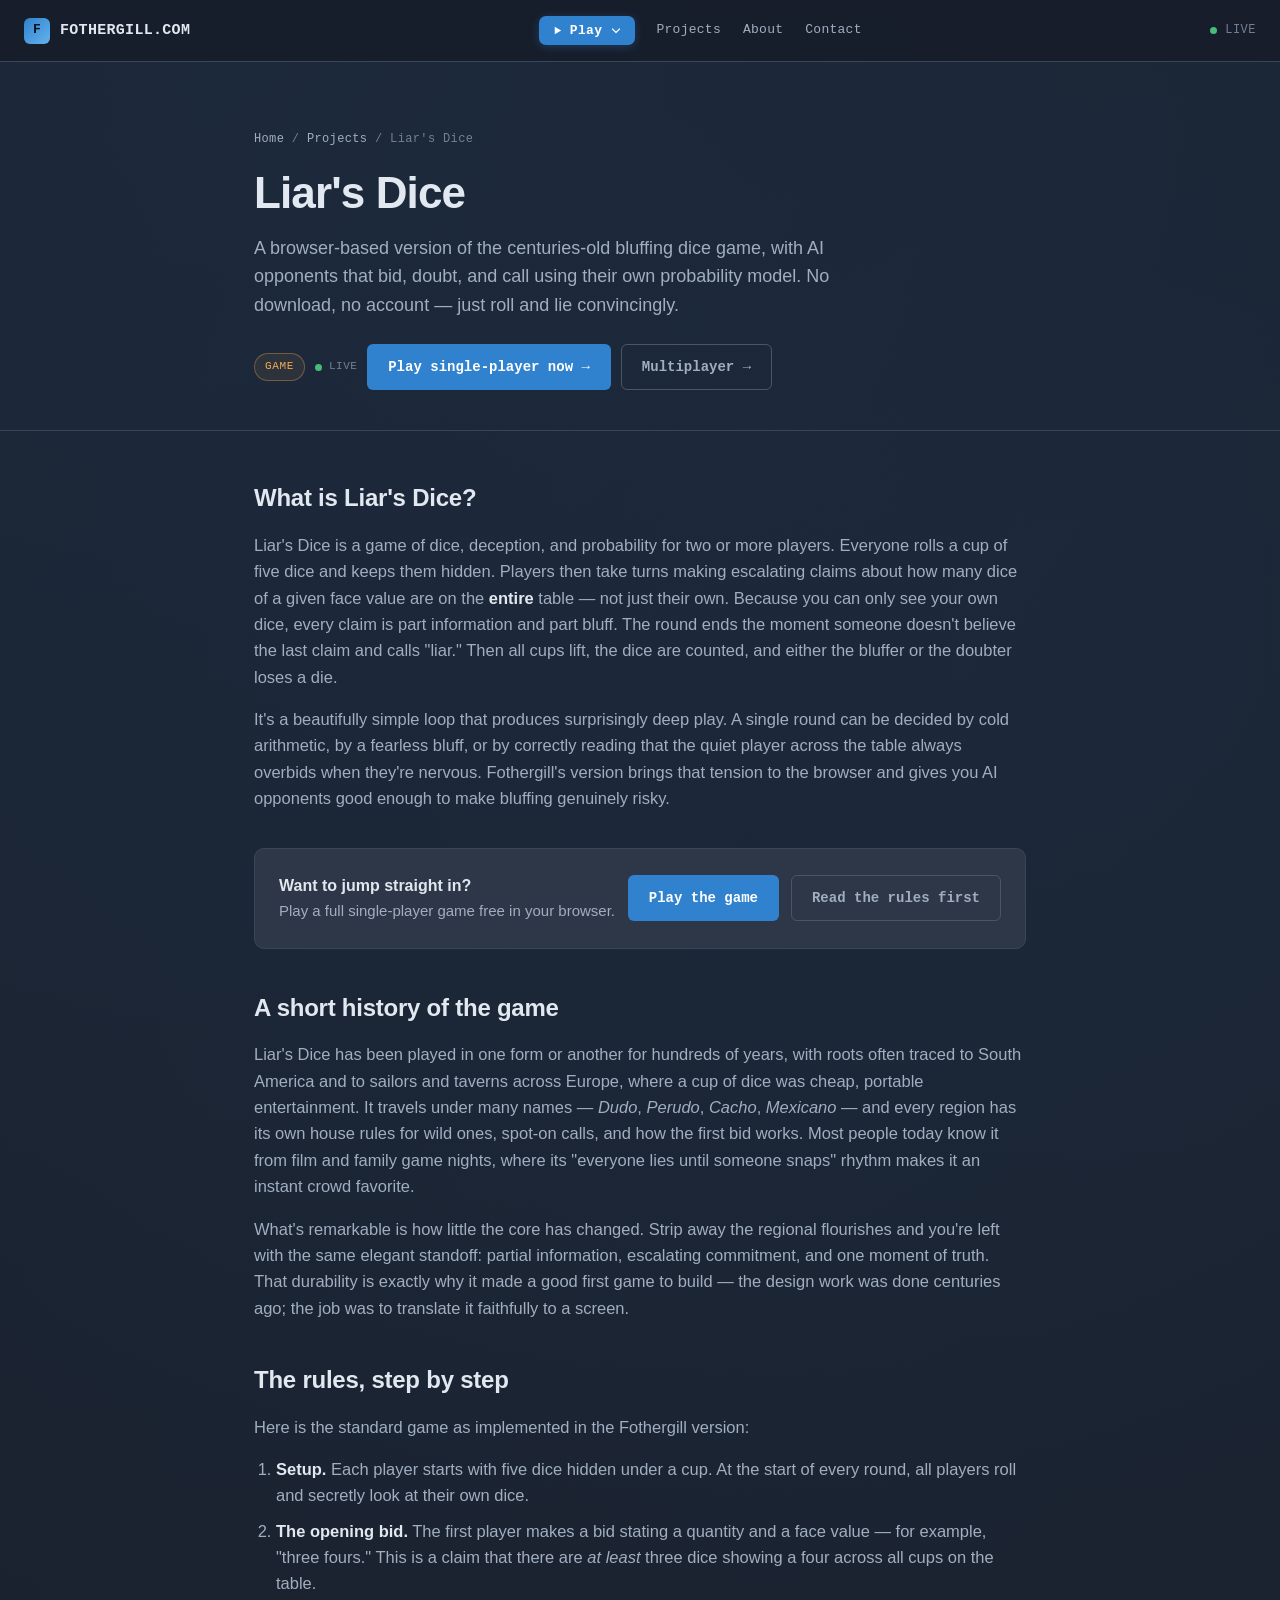
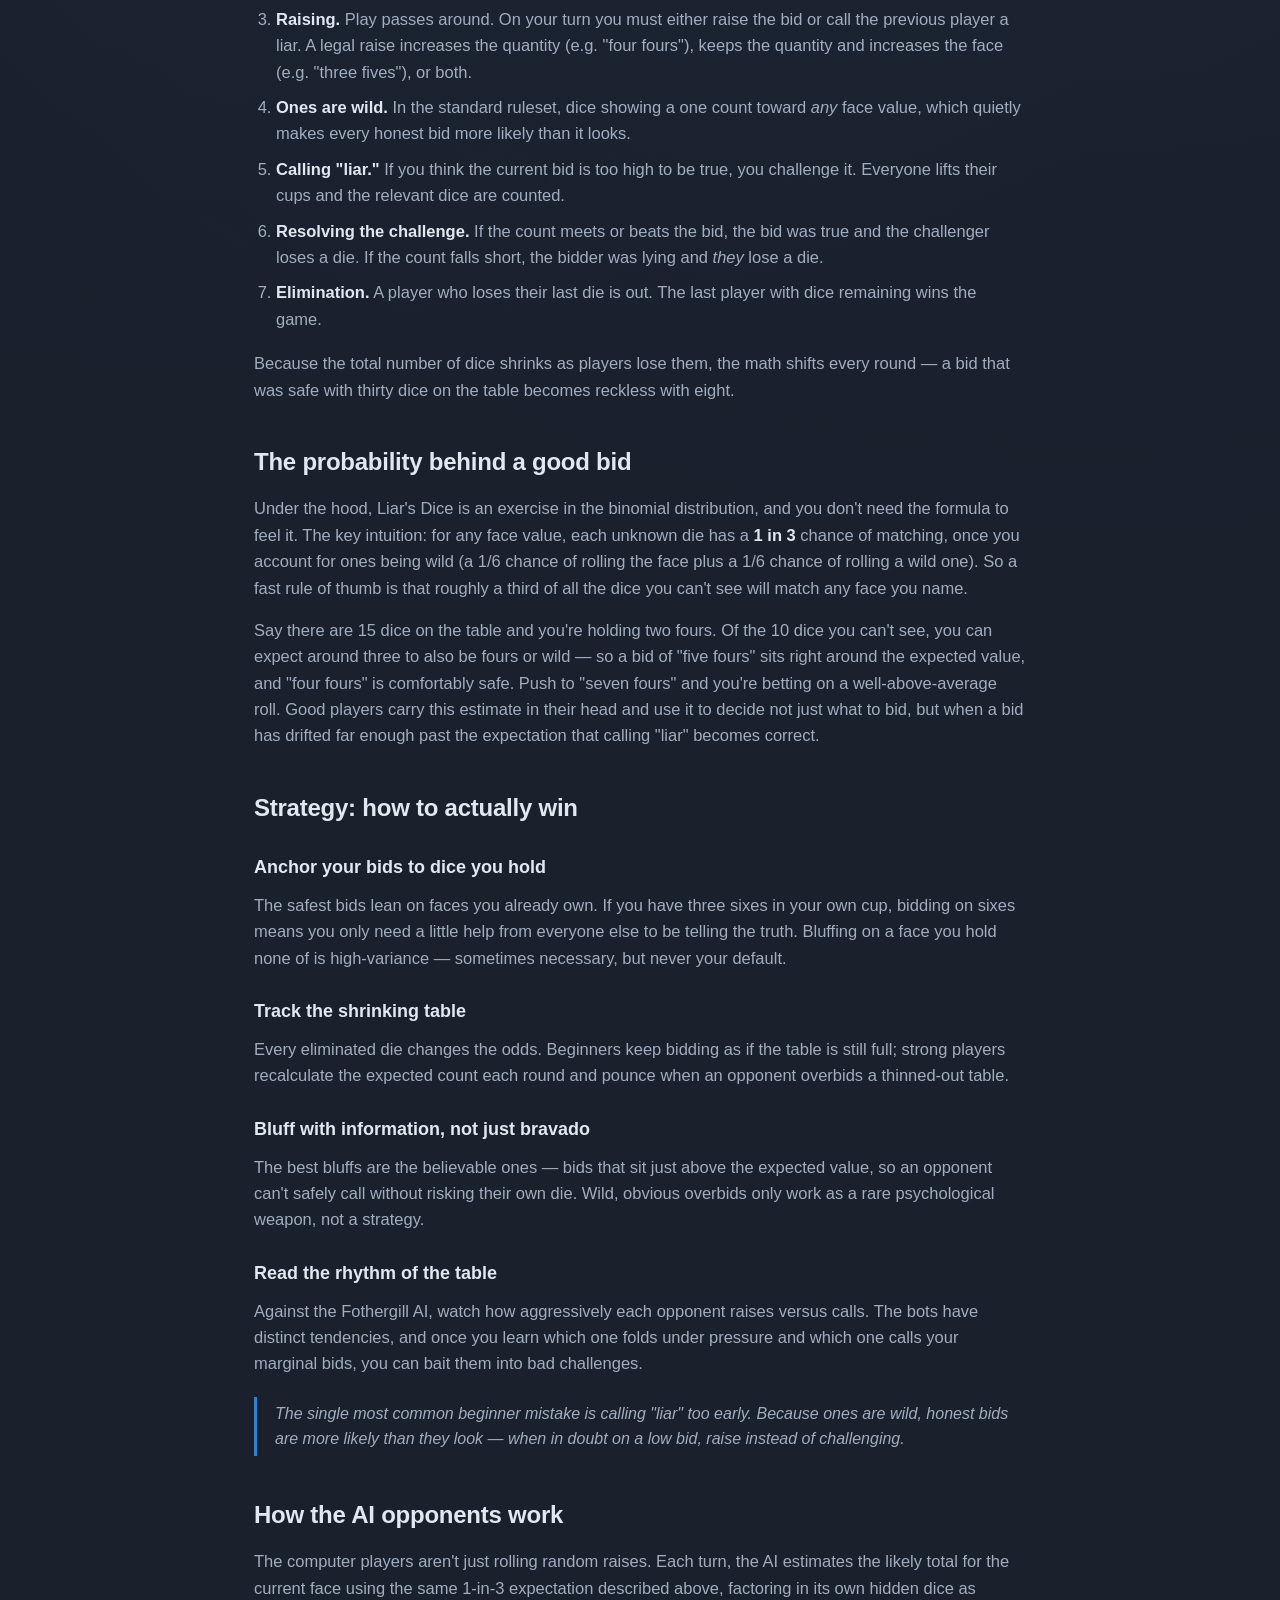
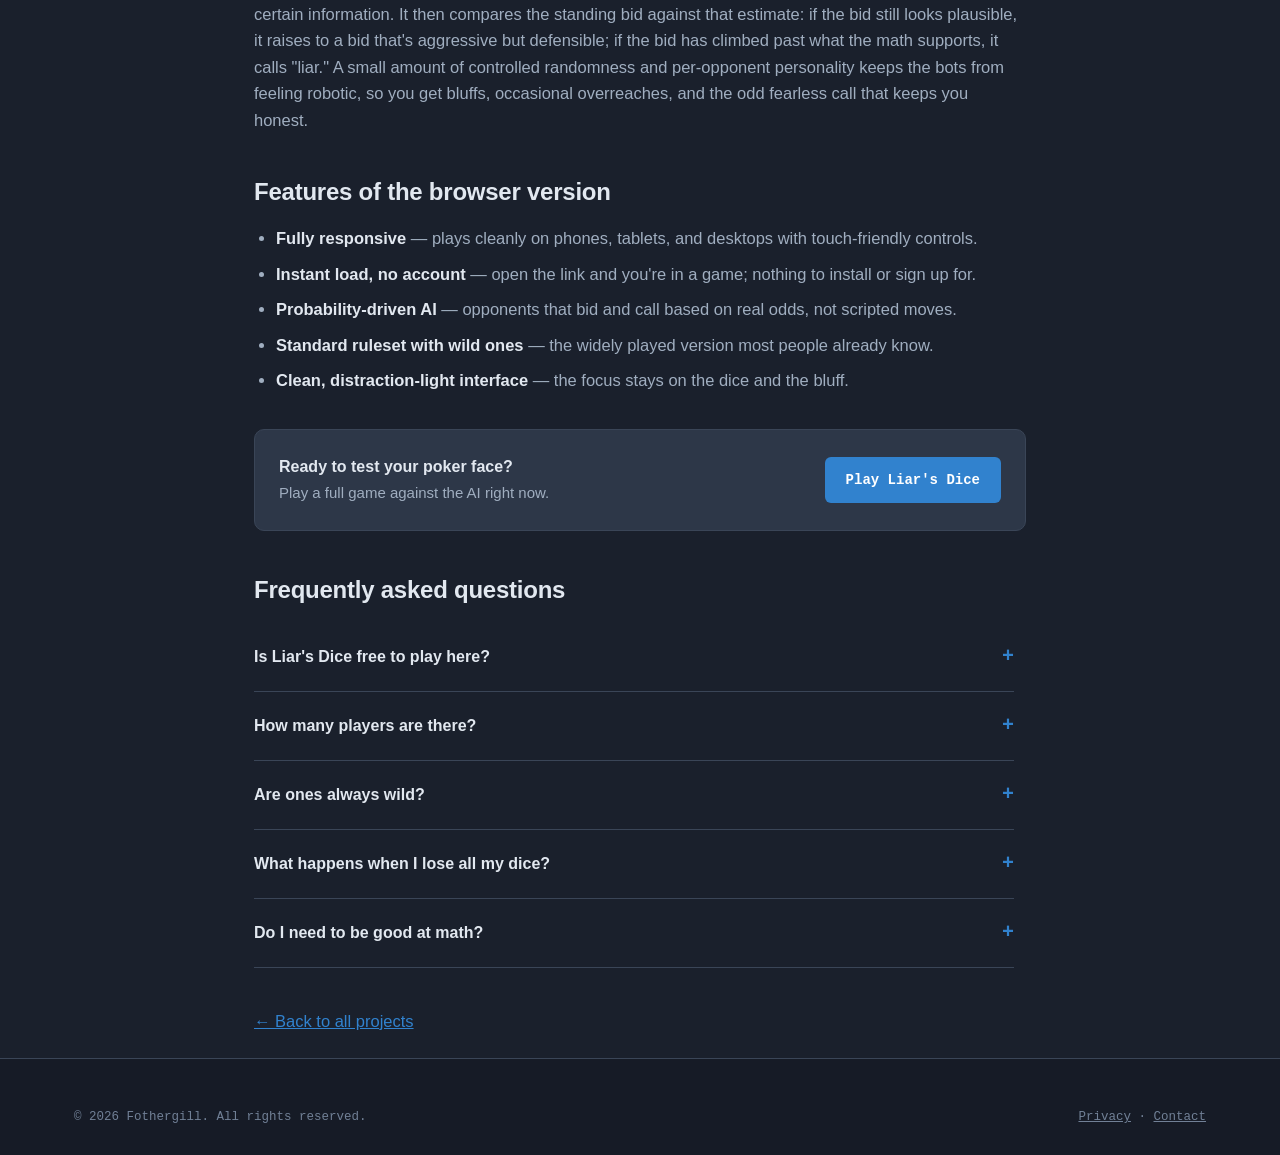
<file: projects/liars-dice.html>
<!DOCTYPE html>
<html lang="en">
<head>
<meta charset="UTF-8">
<meta name="viewport" content="width=device-width, initial-scale=1.0">
<title>Liar's Dice — Rules, Strategy &amp; How to Play Online | Fothergill</title>
<meta name="description" content="Learn how to play Liar's Dice online: full rules, the probability math behind good bids, bluffing strategy, and how Fothergill's browser version and its AI opponents work.">
<meta name="author" content="Fothergill">
<link rel="canonical" href="https://fothergill.com/projects/liars-dice.html">
<link rel="stylesheet" href="../style.css?v=2">
  <meta name="google-adsense-account" content="ca-pub-5640001487510155">
  <script async src="https://pagead2.googlesyndication.com/pagead/js/adsbygoogle.js?client=ca-pub-5640001487510155" crossorigin="anonymous"></script>
</head>
<body id="top">

<div class="topbar">
  <div class="topbar-inner">
    <a href="../index.html" class="brand"><span class="brand-mark">F</span>FOTHERGILL.COM</a>
    <nav class="topnav" aria-label="Primary">
      <div class="play-menu">
        <button type="button" class="play-toggle" aria-haspopup="true"><svg class="play-ico" viewBox="0 0 24 24" fill="currentColor"><path d="M6 4l14 8-14 8z"/></svg>Play<svg class="caret" viewBox="0 0 24 24" fill="none" stroke="currentColor" stroke-width="2.6" stroke-linecap="round" stroke-linejoin="round"><path d="M5 8l7 7 7-7"/></svg></button>
        <div class="play-dropdown">
          <a href="../liar-dice/"><svg viewBox="0 0 24 24" fill="none" stroke="currentColor" stroke-width="1.8" stroke-linecap="round" stroke-linejoin="round"><rect x="3" y="3" width="18" height="18" rx="3"/><circle cx="8" cy="8" r="1.2" fill="currentColor" stroke="none"/><circle cx="16" cy="8" r="1.2" fill="currentColor" stroke="none"/><circle cx="8" cy="16" r="1.2" fill="currentColor" stroke="none"/><circle cx="16" cy="16" r="1.2" fill="currentColor" stroke="none"/><circle cx="12" cy="12" r="1.2" fill="currentColor" stroke="none"/></svg>Liar's Dice</a>
          <a href="../budget-draft/"><svg viewBox="0 0 24 24" fill="none" stroke="currentColor" stroke-width="1.8" stroke-linecap="round" stroke-linejoin="round"><ellipse cx="12" cy="12" rx="9" ry="6"/><path d="M6 12h12M12 8v8"/></svg>NFL Budget Draft</a>
          <a href="../tiny-town-traffic/"><svg viewBox="0 0 24 24" fill="none" stroke="currentColor" stroke-width="1.8" stroke-linecap="round" stroke-linejoin="round"><rect x="3" y="3" width="7" height="7" rx="1"/><rect x="14" y="3" width="7" height="7" rx="1"/><rect x="3" y="14" width="7" height="7" rx="1"/><rect x="14" y="14" width="7" height="7" rx="1"/></svg>Tiny Town Traffic</a>
        </div>
      </div>
      <a href="../index.html#projects">Projects</a>
      <a href="../about.html">About</a>
      <a href="../contact.html">Contact</a>
    </nav>
    <div class="topbar-status"><span class="pulse-dot"></span><span class="status-text">LIVE</span></div>
  </div>
</div>

<main>
  <header class="subhead">
    <div class="wrap-narrow">
      <p class="breadcrumb"><a href="../index.html">Home</a> / <a href="../index.html#projects">Projects</a> / Liar's Dice</p>
      <h1>Liar's Dice</h1>
      <p class="lede">A browser-based version of the centuries-old bluffing dice game, with AI opponents that bid, doubt, and call using their own probability model. No download, no account — just roll and lie convincingly.</p>
      <div class="badge-row">
        <span class="card-tag games">Game</span>
        <span class="card-status"><span class="pulse-dot"></span>LIVE</span>
        <a class="btn btn-primary" href="../liar-dice/">Play single-player now &rarr;</a>
        <a class="btn btn-ghost" href="https://liarsdice.fothergill.com/" target="_blank" rel="noopener noreferrer">Multiplayer &rarr;</a>
      </div>
    </div>
  </header>

  <article class="article">
    <div class="wrap-narrow">

      <h2 id="what">What is Liar's Dice?</h2>
      <p>Liar's Dice is a game of dice, deception, and probability for two or more players. Everyone rolls a cup of five dice and keeps them hidden. Players then take turns making escalating claims about how many dice of a given face value are on the <strong>entire</strong> table — not just their own. Because you can only see your own dice, every claim is part information and part bluff. The round ends the moment someone doesn't believe the last claim and calls "liar." Then all cups lift, the dice are counted, and either the bluffer or the doubter loses a die.</p>
      <p>It's a beautifully simple loop that produces surprisingly deep play. A single round can be decided by cold arithmetic, by a fearless bluff, or by correctly reading that the quiet player across the table always overbids when they're nervous. Fothergill's version brings that tension to the browser and gives you AI opponents good enough to make bluffing genuinely risky.</p>

      <div class="cta-row">
        <div style="flex:1;min-width:220px;"><strong style="color:var(--text-primary);">Want to jump straight in?</strong><br><span style="color:var(--text-secondary);font-size:15px;">Play a full single-player game free in your browser.</span></div>
        <a class="btn btn-primary" href="../liar-dice/">Play the game</a>
        <a class="btn btn-ghost" href="#rules">Read the rules first</a>
      </div>

      <h2 id="history">A short history of the game</h2>
      <p>Liar's Dice has been played in one form or another for hundreds of years, with roots often traced to South America and to sailors and taverns across Europe, where a cup of dice was cheap, portable entertainment. It travels under many names — <em>Dudo</em>, <em>Perudo</em>, <em>Cacho</em>, <em>Mexicano</em> — and every region has its own house rules for wild ones, spot-on calls, and how the first bid works. Most people today know it from film and family game nights, where its "everyone lies until someone snaps" rhythm makes it an instant crowd favorite.</p>
      <p>What's remarkable is how little the core has changed. Strip away the regional flourishes and you're left with the same elegant standoff: partial information, escalating commitment, and one moment of truth. That durability is exactly why it made a good first game to build — the design work was done centuries ago; the job was to translate it faithfully to a screen.</p>

      <h2 id="rules">The rules, step by step</h2>
      <p>Here is the standard game as implemented in the Fothergill version:</p>
      <ol>
        <li><strong>Setup.</strong> Each player starts with five dice hidden under a cup. At the start of every round, all players roll and secretly look at their own dice.</li>
        <li><strong>The opening bid.</strong> The first player makes a bid stating a quantity and a face value — for example, "three fours." This is a claim that there are <em>at least</em> three dice showing a four across all cups on the table.</li>
        <li><strong>Raising.</strong> Play passes around. On your turn you must either raise the bid or call the previous player a liar. A legal raise increases the quantity (e.g. "four fours"), keeps the quantity and increases the face (e.g. "three fives"), or both.</li>
        <li><strong>Ones are wild.</strong> In the standard ruleset, dice showing a one count toward <em>any</em> face value, which quietly makes every honest bid more likely than it looks.</li>
        <li><strong>Calling "liar."</strong> If you think the current bid is too high to be true, you challenge it. Everyone lifts their cups and the relevant dice are counted.</li>
        <li><strong>Resolving the challenge.</strong> If the count meets or beats the bid, the bid was true and the challenger loses a die. If the count falls short, the bidder was lying and <em>they</em> lose a die.</li>
        <li><strong>Elimination.</strong> A player who loses their last die is out. The last player with dice remaining wins the game.</li>
      </ol>
      <p>Because the total number of dice shrinks as players lose them, the math shifts every round — a bid that was safe with thirty dice on the table becomes reckless with eight.</p>

      <h2 id="odds">The probability behind a good bid</h2>
      <p>Under the hood, Liar's Dice is an exercise in the binomial distribution, and you don't need the formula to feel it. The key intuition: for any face value, each unknown die has a <strong>1 in 3</strong> chance of matching, once you account for ones being wild (a 1/6 chance of rolling the face plus a 1/6 chance of rolling a wild one). So a fast rule of thumb is that roughly a third of all the dice you can't see will match any face you name.</p>
      <p>Say there are 15 dice on the table and you're holding two fours. Of the 10 dice you can't see, you can expect around three to also be fours or wild — so a bid of "five fours" sits right around the expected value, and "four fours" is comfortably safe. Push to "seven fours" and you're betting on a well-above-average roll. Good players carry this estimate in their head and use it to decide not just what to bid, but when a bid has drifted far enough past the expectation that calling "liar" becomes correct.</p>

      <h2 id="strategy">Strategy: how to actually win</h2>
      <h3>Anchor your bids to dice you hold</h3>
      <p>The safest bids lean on faces you already own. If you have three sixes in your own cup, bidding on sixes means you only need a little help from everyone else to be telling the truth. Bluffing on a face you hold none of is high-variance — sometimes necessary, but never your default.</p>
      <h3>Track the shrinking table</h3>
      <p>Every eliminated die changes the odds. Beginners keep bidding as if the table is still full; strong players recalculate the expected count each round and pounce when an opponent overbids a thinned-out table.</p>
      <h3>Bluff with information, not just bravado</h3>
      <p>The best bluffs are the believable ones — bids that sit just above the expected value, so an opponent can't safely call without risking their own die. Wild, obvious overbids only work as a rare psychological weapon, not a strategy.</p>
      <h3>Read the rhythm of the table</h3>
      <p>Against the Fothergill AI, watch how aggressively each opponent raises versus calls. The bots have distinct tendencies, and once you learn which one folds under pressure and which one calls your marginal bids, you can bait them into bad challenges.</p>
      <blockquote>The single most common beginner mistake is calling "liar" too early. Because ones are wild, honest bids are more likely than they look — when in doubt on a low bid, raise instead of challenging.</blockquote>

      <h2 id="ai">How the AI opponents work</h2>
      <p>The computer players aren't just rolling random raises. Each turn, the AI estimates the likely total for the current face using the same 1-in-3 expectation described above, factoring in its own hidden dice as certain information. It then compares the standing bid against that estimate: if the bid still looks plausible, it raises to a bid that's aggressive but defensible; if the bid has climbed past what the math supports, it calls "liar." A small amount of controlled randomness and per-opponent personality keeps the bots from feeling robotic, so you get bluffs, occasional overreaches, and the odd fearless call that keeps you honest.</p>

      <h2 id="features">Features of the browser version</h2>
      <ul>
        <li><strong>Fully responsive</strong> — plays cleanly on phones, tablets, and desktops with touch-friendly controls.</li>
        <li><strong>Instant load, no account</strong> — open the link and you're in a game; nothing to install or sign up for.</li>
        <li><strong>Probability-driven AI</strong> — opponents that bid and call based on real odds, not scripted moves.</li>
        <li><strong>Standard ruleset with wild ones</strong> — the widely played version most people already know.</li>
        <li><strong>Clean, distraction-light interface</strong> — the focus stays on the dice and the bluff.</li>
      </ul>

      <div class="cta-row">
        <div style="flex:1;min-width:220px;"><strong style="color:var(--text-primary);">Ready to test your poker face?</strong><br><span style="color:var(--text-secondary);font-size:15px;">Play a full game against the AI right now.</span></div>
        <a class="btn btn-primary" href="../liar-dice/">Play Liar's Dice</a>
      </div>

      <h2 id="faq">Frequently asked questions</h2>
      <div class="faq">
        <details><summary>Is Liar's Dice free to play here?</summary><p>Yes. The full game runs free in your browser with no account required.</p></details>
        <details><summary>How many players are there?</summary><p>You play against AI opponents that fill the table, so you can start a full game solo any time.</p></details>
        <details><summary>Are ones always wild?</summary><p>In this version ones count as wild toward any face value, which is the most common standard ruleset. It makes honest bids a little more likely than the raw numbers suggest.</p></details>
        <details><summary>What happens when I lose all my dice?</summary><p>You're eliminated from that game. The last player holding dice wins.</p></details>
        <details><summary>Do I need to be good at math?</summary><p>No. The one-in-three rule of thumb is all you need to bid sensibly, and you'll develop a feel for it after a few rounds.</p></details>
      </div>

      <p style="margin-top:40px;"><a href="../index.html#projects">&larr; Back to all projects</a></p>
    </div>
  </article>
</main>

<footer>
  <div class="wrap">
    <div class="footer-bottom" style="border-top:none;padding-top:0;">
      <span>&copy; <span id="year"></span> Fothergill. All rights reserved.</span>
      <span><a href="../privacy.html" style="color:var(--text-muted);">Privacy</a> &middot; <a href="../contact.html" style="color:var(--text-muted);">Contact</a></span>
    </div>
  </div>
</footer>
<script>document.getElementById('year').textContent=new Date().getFullYear();</script>
</body>
</html>
</file>
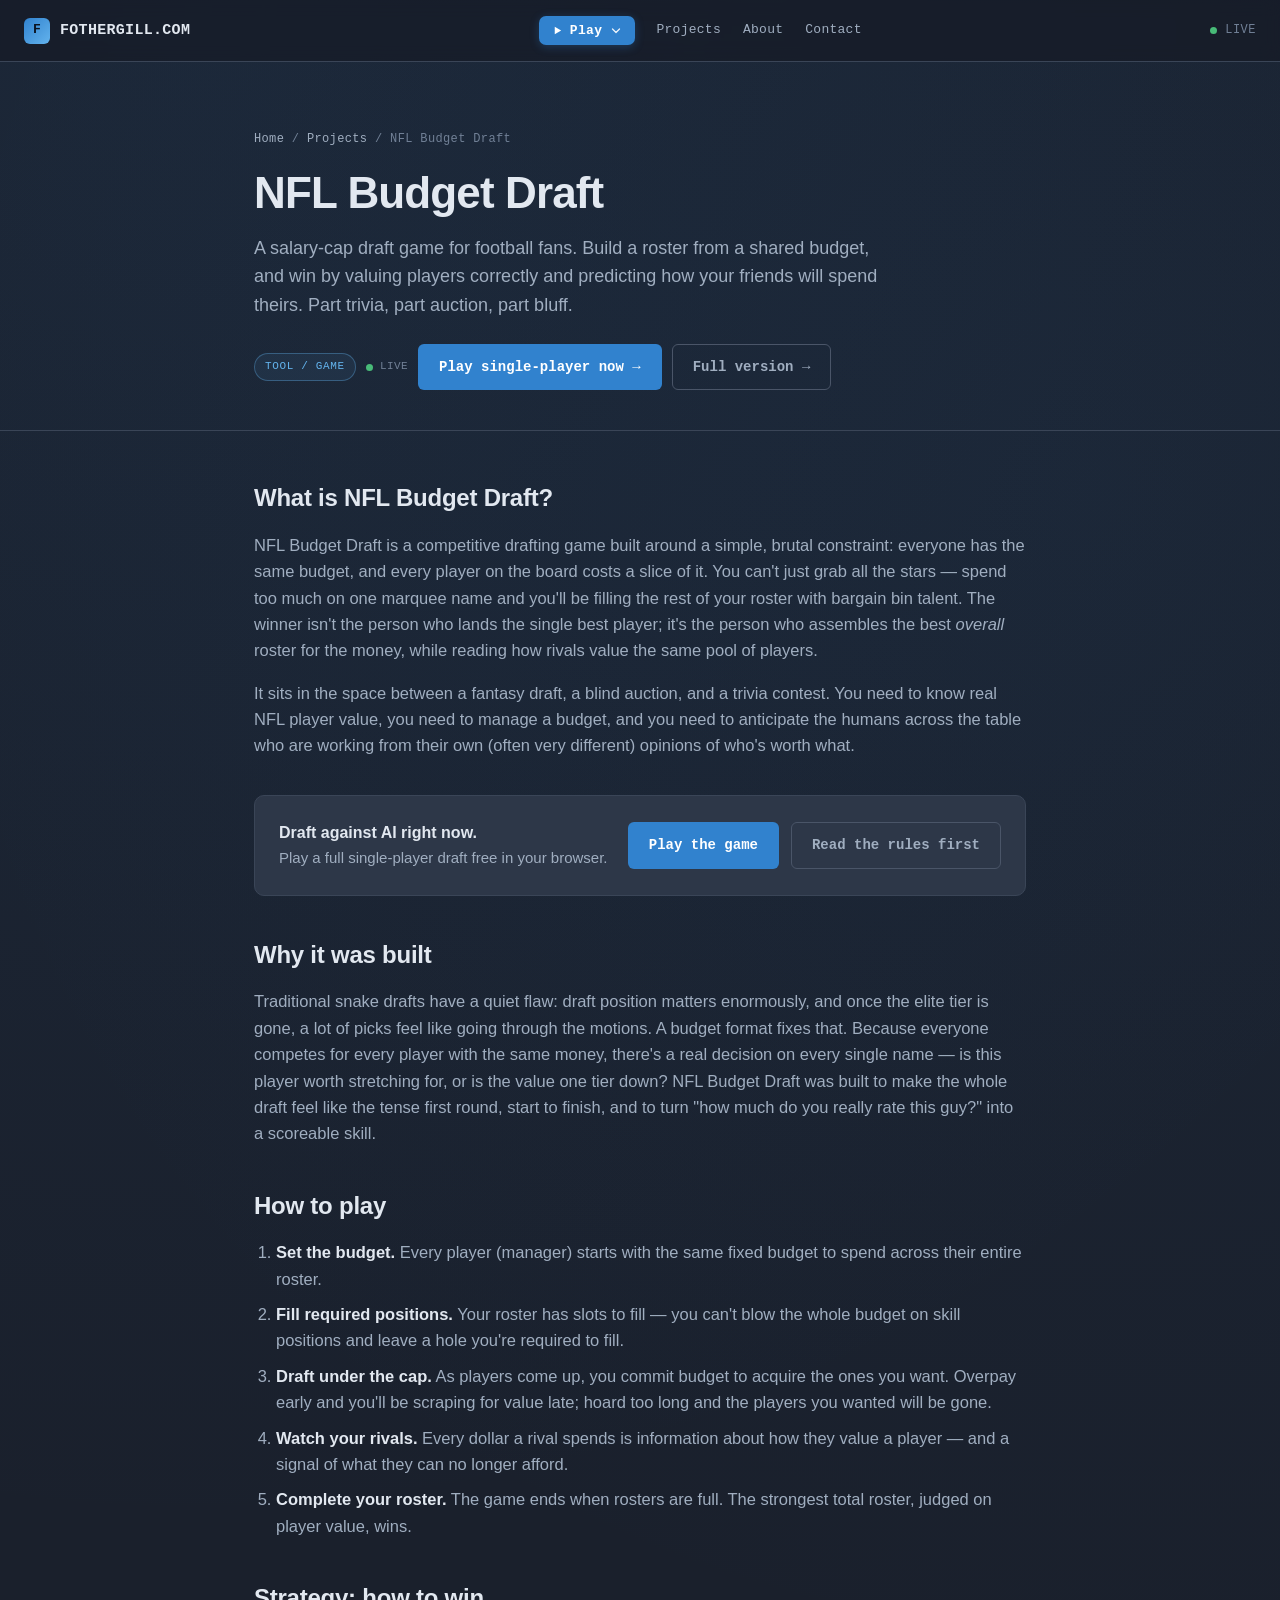
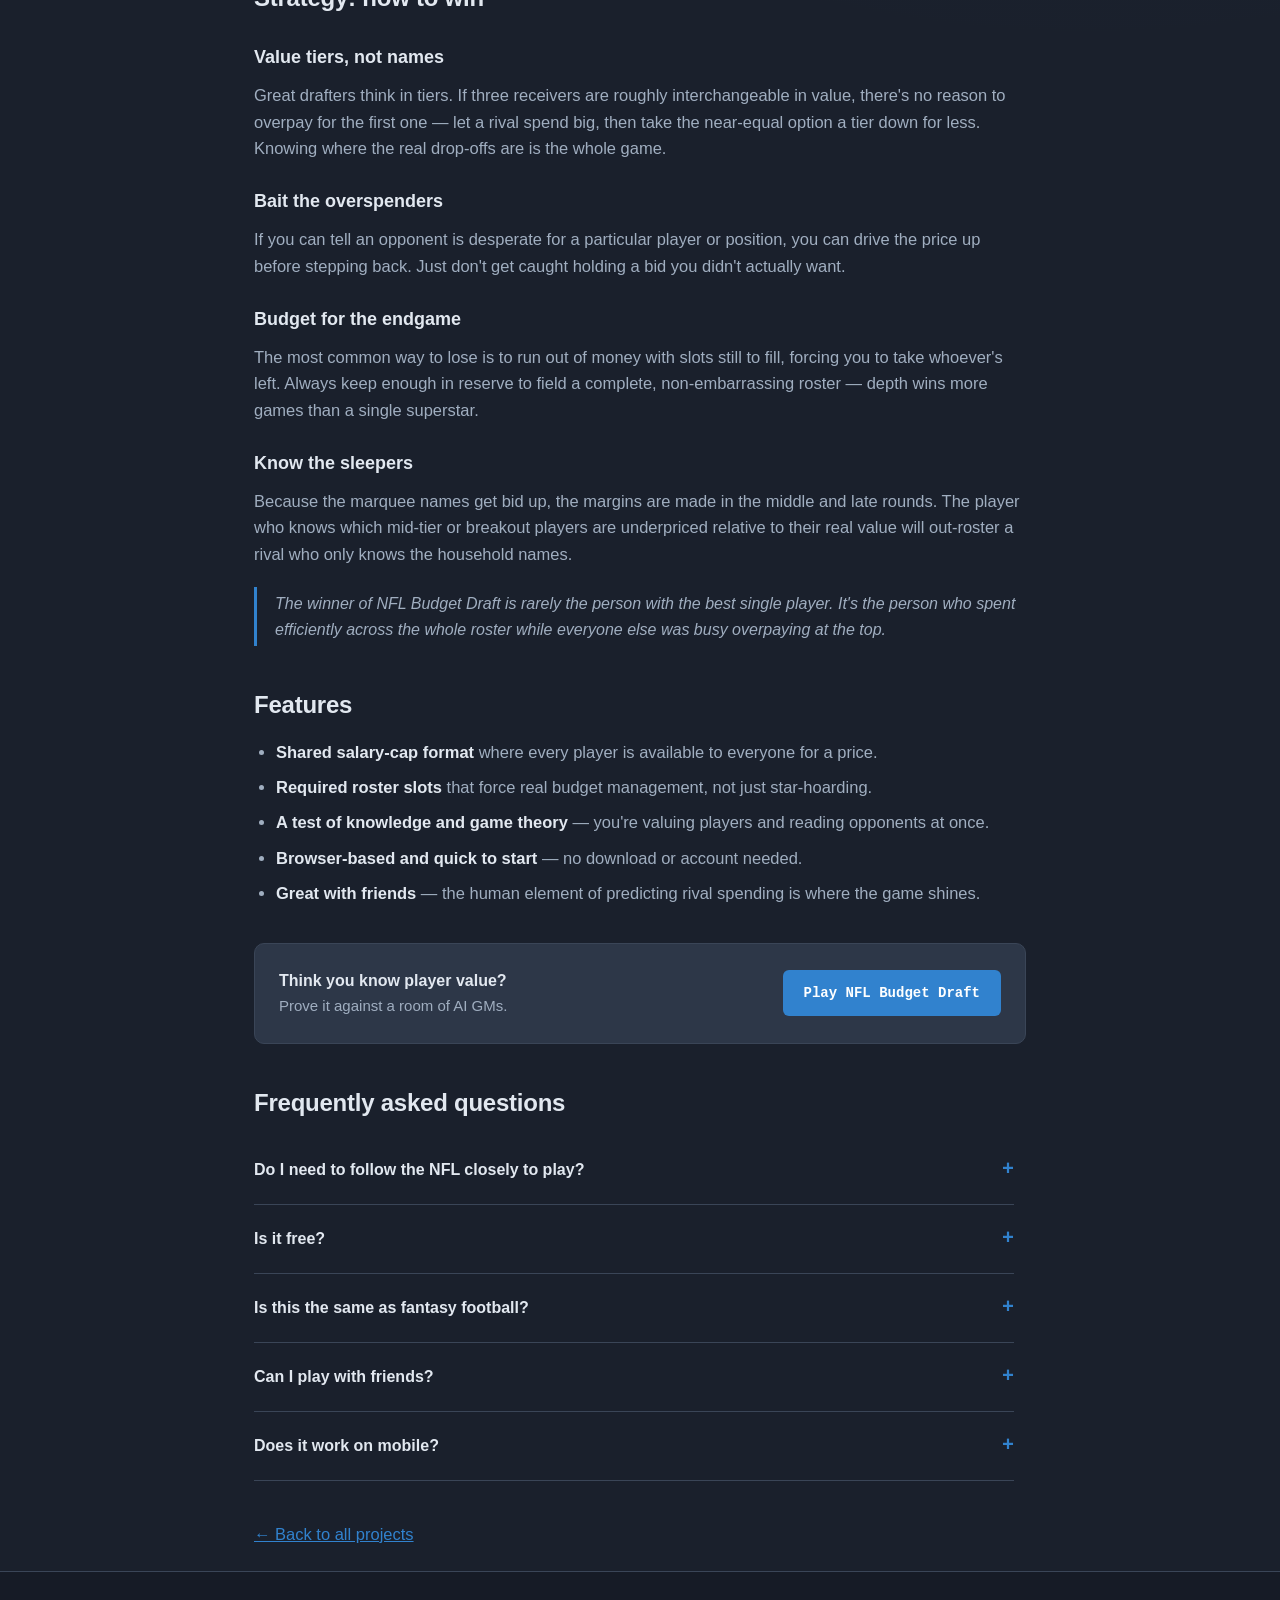
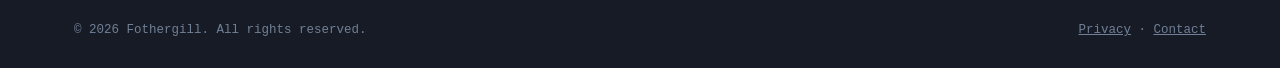
<file: projects/nfl-budget-draft.html>
<!DOCTYPE html>
<html lang="en">
<head>
<meta charset="UTF-8">
<meta name="viewport" content="width=device-width, initial-scale=1.0">
<title>NFL Budget Draft — How to Play, Rules &amp; Strategy | Fothergill</title>
<meta name="description" content="NFL Budget Draft is a salary-cap draft game where you build a roster from a shared budget and win by knowing player value and outbidding your friends. Rules and strategy inside.">
<meta name="author" content="Fothergill">
<link rel="canonical" href="https://fothergill.com/projects/nfl-budget-draft.html">
<link rel="stylesheet" href="../style.css?v=2">
  <meta name="google-adsense-account" content="ca-pub-5640001487510155">
  <script async src="https://pagead2.googlesyndication.com/pagead/js/adsbygoogle.js?client=ca-pub-5640001487510155" crossorigin="anonymous"></script>
</head>
<body id="top">

<div class="topbar">
  <div class="topbar-inner">
    <a href="../index.html" class="brand"><span class="brand-mark">F</span>FOTHERGILL.COM</a>
    <nav class="topnav" aria-label="Primary">
      <div class="play-menu">
        <button type="button" class="play-toggle" aria-haspopup="true"><svg class="play-ico" viewBox="0 0 24 24" fill="currentColor"><path d="M6 4l14 8-14 8z"/></svg>Play<svg class="caret" viewBox="0 0 24 24" fill="none" stroke="currentColor" stroke-width="2.6" stroke-linecap="round" stroke-linejoin="round"><path d="M5 8l7 7 7-7"/></svg></button>
        <div class="play-dropdown">
          <a href="../liar-dice/"><svg viewBox="0 0 24 24" fill="none" stroke="currentColor" stroke-width="1.8" stroke-linecap="round" stroke-linejoin="round"><rect x="3" y="3" width="18" height="18" rx="3"/><circle cx="8" cy="8" r="1.2" fill="currentColor" stroke="none"/><circle cx="16" cy="8" r="1.2" fill="currentColor" stroke="none"/><circle cx="8" cy="16" r="1.2" fill="currentColor" stroke="none"/><circle cx="16" cy="16" r="1.2" fill="currentColor" stroke="none"/><circle cx="12" cy="12" r="1.2" fill="currentColor" stroke="none"/></svg>Liar's Dice</a>
          <a href="../budget-draft/"><svg viewBox="0 0 24 24" fill="none" stroke="currentColor" stroke-width="1.8" stroke-linecap="round" stroke-linejoin="round"><ellipse cx="12" cy="12" rx="9" ry="6"/><path d="M6 12h12M12 8v8"/></svg>NFL Budget Draft</a>
          <a href="../tiny-town-traffic/"><svg viewBox="0 0 24 24" fill="none" stroke="currentColor" stroke-width="1.8" stroke-linecap="round" stroke-linejoin="round"><rect x="3" y="3" width="7" height="7" rx="1"/><rect x="14" y="3" width="7" height="7" rx="1"/><rect x="3" y="14" width="7" height="7" rx="1"/><rect x="14" y="14" width="7" height="7" rx="1"/></svg>Tiny Town Traffic</a>
        </div>
      </div>
      <a href="../index.html#projects">Projects</a>
      <a href="../about.html">About</a>
      <a href="../contact.html">Contact</a>
    </nav>
    <div class="topbar-status"><span class="pulse-dot"></span><span class="status-text">LIVE</span></div>
  </div>
</div>

<main>
  <header class="subhead">
    <div class="wrap-narrow">
      <p class="breadcrumb"><a href="../index.html">Home</a> / <a href="../index.html#projects">Projects</a> / NFL Budget Draft</p>
      <h1>NFL Budget Draft</h1>
      <p class="lede">A salary-cap draft game for football fans. Build a roster from a shared budget, and win by valuing players correctly and predicting how your friends will spend theirs. Part trivia, part auction, part bluff.</p>
      <div class="badge-row">
        <span class="card-tag utilities">Tool / Game</span>
        <span class="card-status"><span class="pulse-dot"></span>LIVE</span>
        <a class="btn btn-primary" href="../budget-draft/">Play single-player now &rarr;</a>
        <a class="btn btn-ghost" href="https://budgetnfldraft.fothergill.com/" target="_blank" rel="noopener noreferrer">Full version &rarr;</a>
      </div>
    </div>
  </header>

  <article class="article">
    <div class="wrap-narrow">

      <h2 id="what">What is NFL Budget Draft?</h2>
      <p>NFL Budget Draft is a competitive drafting game built around a simple, brutal constraint: everyone has the same budget, and every player on the board costs a slice of it. You can't just grab all the stars — spend too much on one marquee name and you'll be filling the rest of your roster with bargain bin talent. The winner isn't the person who lands the single best player; it's the person who assembles the best <em>overall</em> roster for the money, while reading how rivals value the same pool of players.</p>
      <p>It sits in the space between a fantasy draft, a blind auction, and a trivia contest. You need to know real NFL player value, you need to manage a budget, and you need to anticipate the humans across the table who are working from their own (often very different) opinions of who's worth what.</p>

      <div class="cta-row">
        <div style="flex:1;min-width:220px;"><strong style="color:var(--text-primary);">Draft against AI right now.</strong><br><span style="color:var(--text-secondary);font-size:15px;">Play a full single-player draft free in your browser.</span></div>
        <a class="btn btn-primary" href="../budget-draft/">Play the game</a>
        <a class="btn btn-ghost" href="#rules">Read the rules first</a>
      </div>

      <h2 id="why">Why it was built</h2>
      <p>Traditional snake drafts have a quiet flaw: draft position matters enormously, and once the elite tier is gone, a lot of picks feel like going through the motions. A budget format fixes that. Because everyone competes for every player with the same money, there's a real decision on every single name — is this player worth stretching for, or is the value one tier down? NFL Budget Draft was built to make the whole draft feel like the tense first round, start to finish, and to turn "how much do you really rate this guy?" into a scoreable skill.</p>

      <h2 id="rules">How to play</h2>
      <ol>
        <li><strong>Set the budget.</strong> Every player (manager) starts with the same fixed budget to spend across their entire roster.</li>
        <li><strong>Fill required positions.</strong> Your roster has slots to fill — you can't blow the whole budget on skill positions and leave a hole you're required to fill.</li>
        <li><strong>Draft under the cap.</strong> As players come up, you commit budget to acquire the ones you want. Overpay early and you'll be scraping for value late; hoard too long and the players you wanted will be gone.</li>
        <li><strong>Watch your rivals.</strong> Every dollar a rival spends is information about how they value a player — and a signal of what they can no longer afford.</li>
        <li><strong>Complete your roster.</strong> The game ends when rosters are full. The strongest total roster, judged on player value, wins.</li>
      </ol>

      <h2 id="strategy">Strategy: how to win</h2>
      <h3>Value tiers, not names</h3>
      <p>Great drafters think in tiers. If three receivers are roughly interchangeable in value, there's no reason to overpay for the first one — let a rival spend big, then take the near-equal option a tier down for less. Knowing where the real drop-offs are is the whole game.</p>
      <h3>Bait the overspenders</h3>
      <p>If you can tell an opponent is desperate for a particular player or position, you can drive the price up before stepping back. Just don't get caught holding a bid you didn't actually want.</p>
      <h3>Budget for the endgame</h3>
      <p>The most common way to lose is to run out of money with slots still to fill, forcing you to take whoever's left. Always keep enough in reserve to field a complete, non-embarrassing roster — depth wins more games than a single superstar.</p>
      <h3>Know the sleepers</h3>
      <p>Because the marquee names get bid up, the margins are made in the middle and late rounds. The player who knows which mid-tier or breakout players are underpriced relative to their real value will out-roster a rival who only knows the household names.</p>
      <blockquote>The winner of NFL Budget Draft is rarely the person with the best single player. It's the person who spent efficiently across the whole roster while everyone else was busy overpaying at the top.</blockquote>

      <h2 id="features">Features</h2>
      <ul>
        <li><strong>Shared salary-cap format</strong> where every player is available to everyone for a price.</li>
        <li><strong>Required roster slots</strong> that force real budget management, not just star-hoarding.</li>
        <li><strong>A test of knowledge and game theory</strong> — you're valuing players and reading opponents at once.</li>
        <li><strong>Browser-based and quick to start</strong> — no download or account needed.</li>
        <li><strong>Great with friends</strong> — the human element of predicting rival spending is where the game shines.</li>
      </ul>

      <div class="cta-row">
        <div style="flex:1;min-width:220px;"><strong style="color:var(--text-primary);">Think you know player value?</strong><br><span style="color:var(--text-secondary);font-size:15px;">Prove it against a room of AI GMs.</span></div>
        <a class="btn btn-primary" href="../budget-draft/">Play NFL Budget Draft</a>
      </div>

      <h2 id="faq">Frequently asked questions</h2>
      <div class="faq">
        <details><summary>Do I need to follow the NFL closely to play?</summary><p>Deep knowledge is a real advantage, but casual fans can still play and learn where their instincts about player value hold up.</p></details>
        <details><summary>Is it free?</summary><p>Yes, the game runs free in your browser with no account required.</p></details>
        <details><summary>Is this the same as fantasy football?</summary><p>It's related but distinct. Instead of drafting by turn order, everyone competes for every player under a shared budget, which puts the focus on valuation and bidding.</p></details>
        <details><summary>Can I play with friends?</summary><p>Yes — the game is at its best as a group competition where reading how others spend is half the fun.</p></details>
        <details><summary>Does it work on mobile?</summary><p>Yes, it's built to run in any modern mobile or desktop browser.</p></details>
      </div>

      <p style="margin-top:40px;"><a href="../index.html#projects">&larr; Back to all projects</a></p>
    </div>
  </article>
</main>

<footer>
  <div class="wrap">
    <div class="footer-bottom" style="border-top:none;padding-top:0;">
      <span>&copy; <span id="year"></span> Fothergill. All rights reserved.</span>
      <span><a href="../privacy.html" style="color:var(--text-muted);">Privacy</a> &middot; <a href="../contact.html" style="color:var(--text-muted);">Contact</a></span>
    </div>
  </div>
</footer>
<script>document.getElementById('year').textContent=new Date().getFullYear();</script>
</body>
</html>
</file>
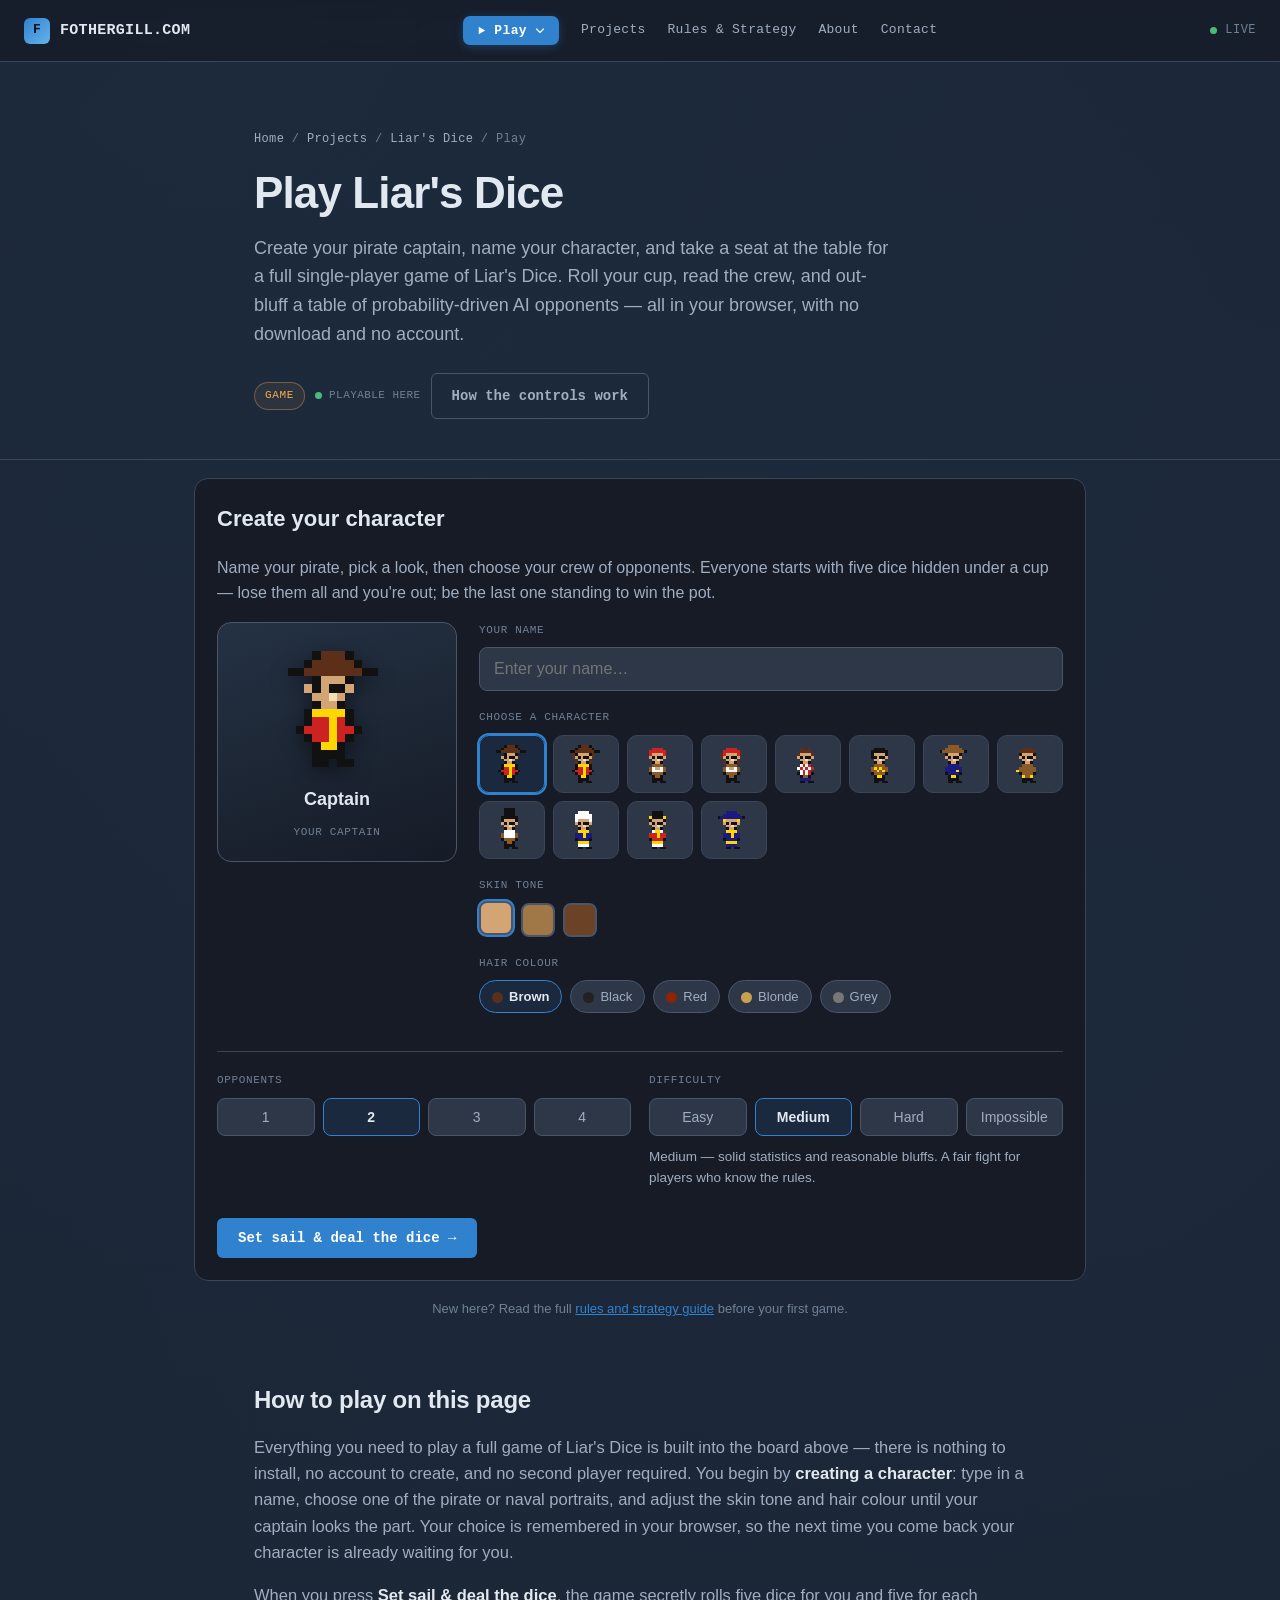
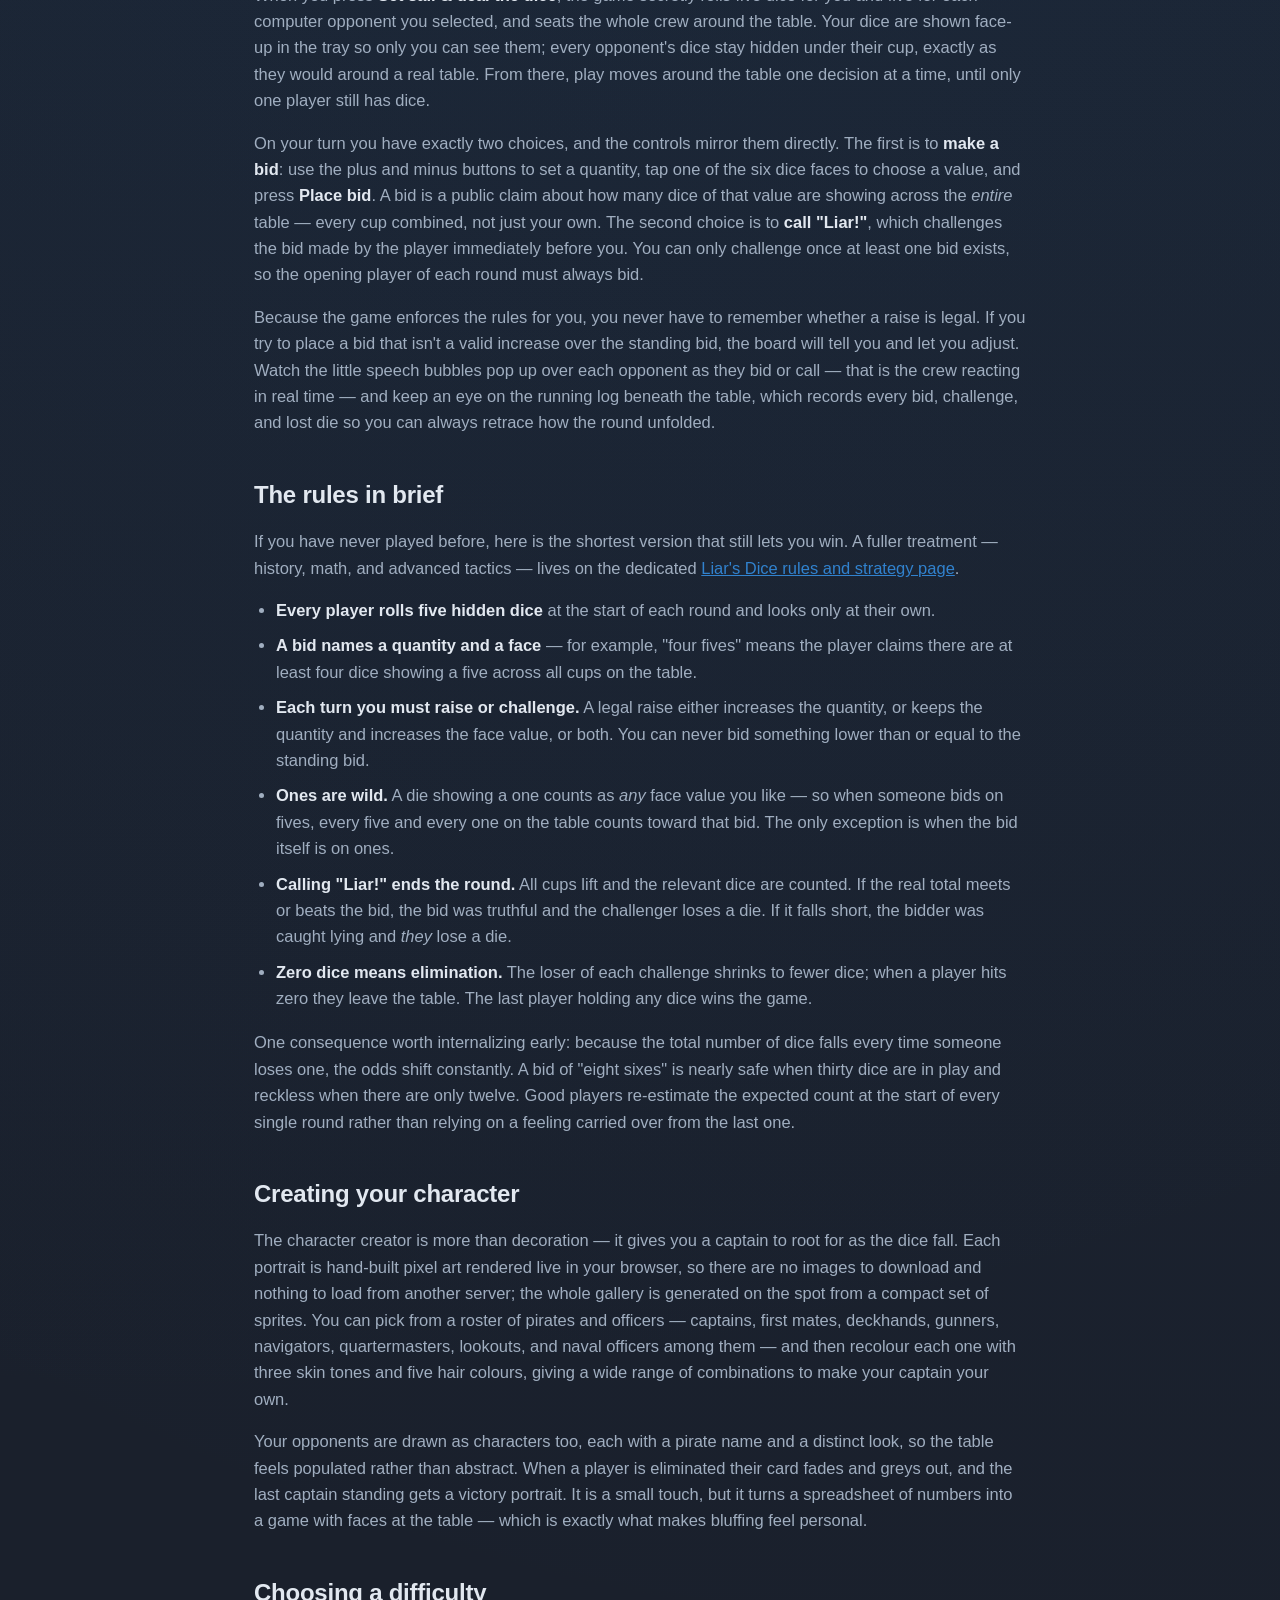
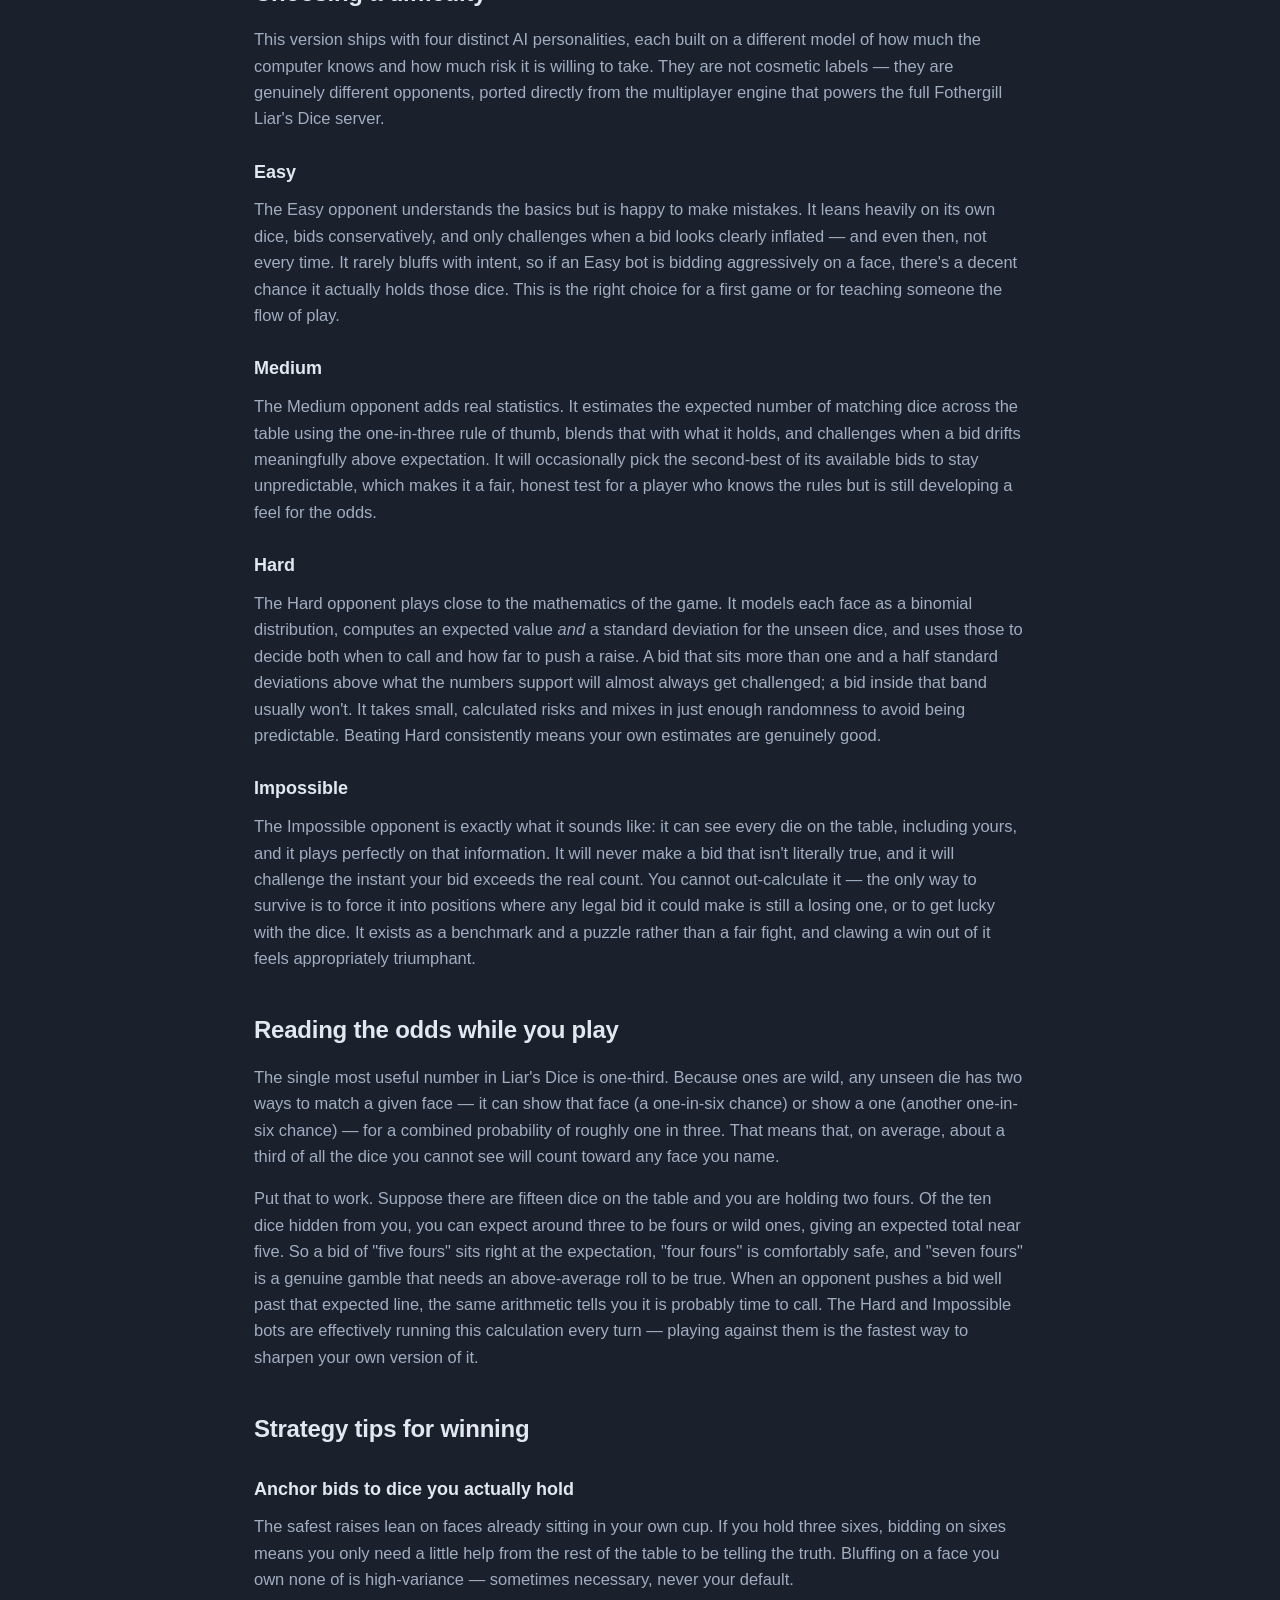
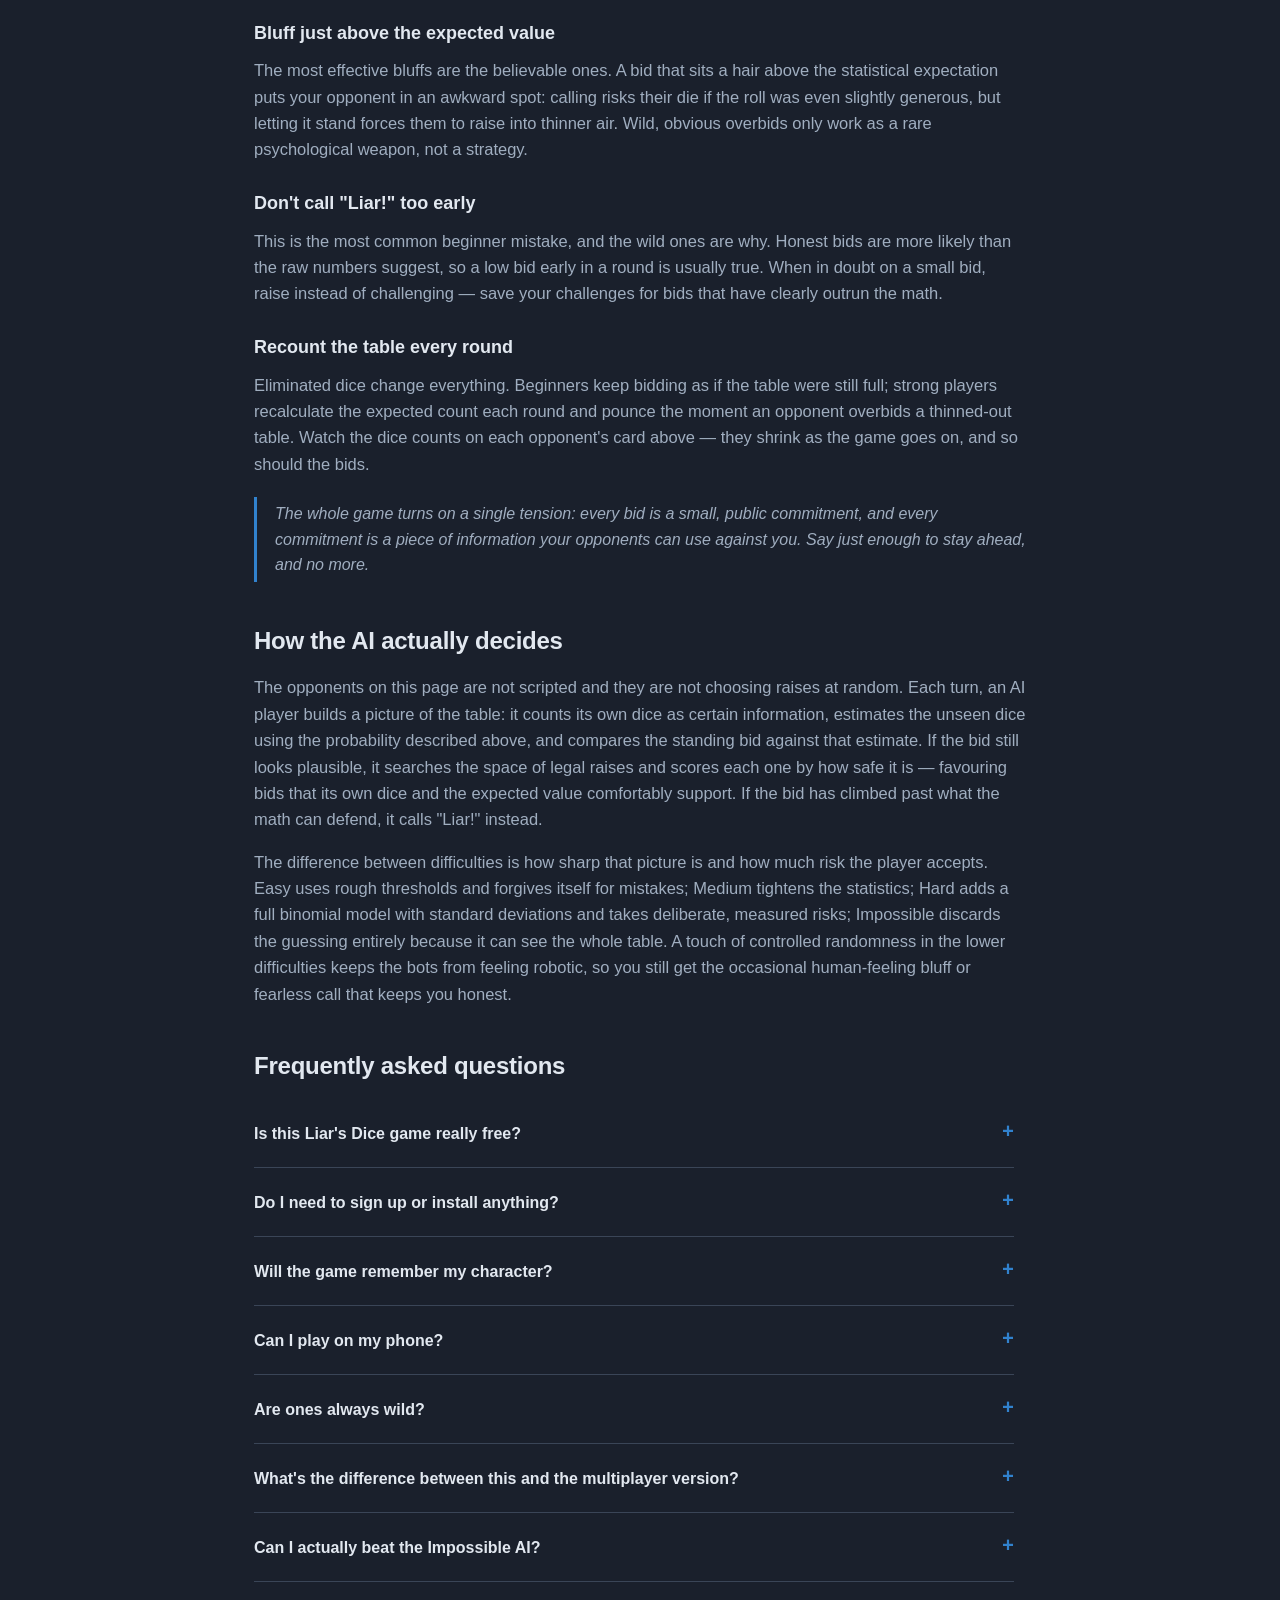
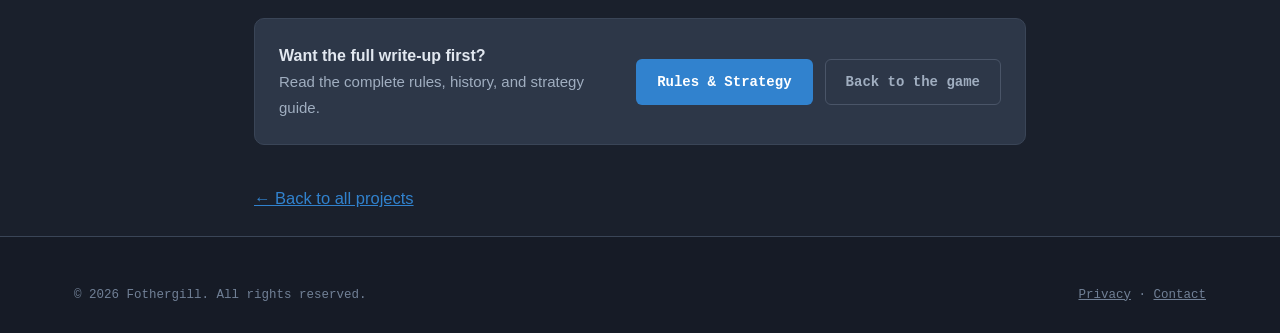
<file: projects/play-liars-dice.html>
<!DOCTYPE html>
<html lang="en">
<head>
<meta charset="UTF-8">
<meta name="viewport" content="width=device-width, initial-scale=1.0">
<title>Play Liar's Dice — Fothergill</title>
<link rel="canonical" href="https://fothergill.com/liar-dice/">
<meta name="robots" content="noindex">
<meta http-equiv="refresh" content="0; url=../liar-dice/">
<link rel="stylesheet" href="../style.css?v=2">
</head>
<body>
<main style="max-width:600px;margin:80px auto;padding:0 24px;text-align:center;">
  <h1>Liar's Dice has moved</h1>
  <p>The playable game now lives at <a href="../liar-dice/">fothergill.com/liar-dice</a>. Redirecting you now…</p>
</main>
<script>window.location.replace('../liar-dice/');</script>
</body>
</html>
</file>
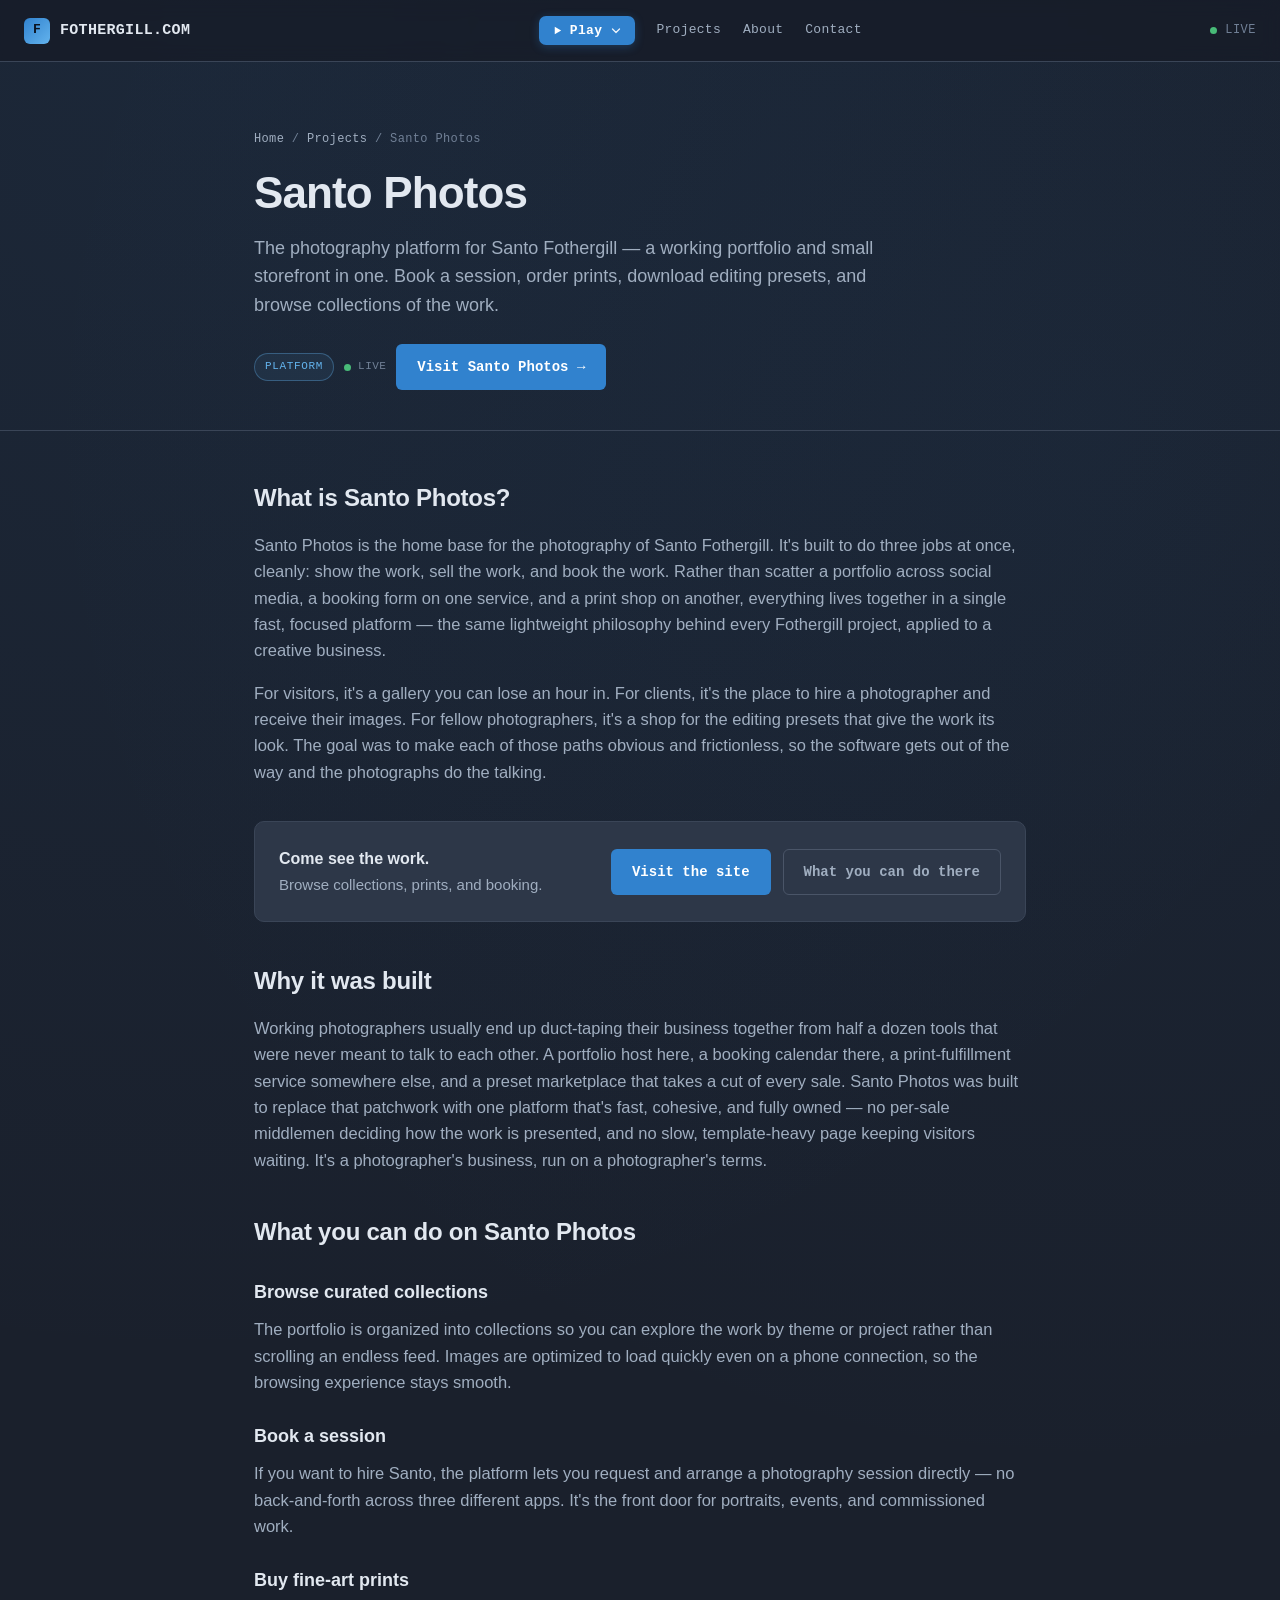
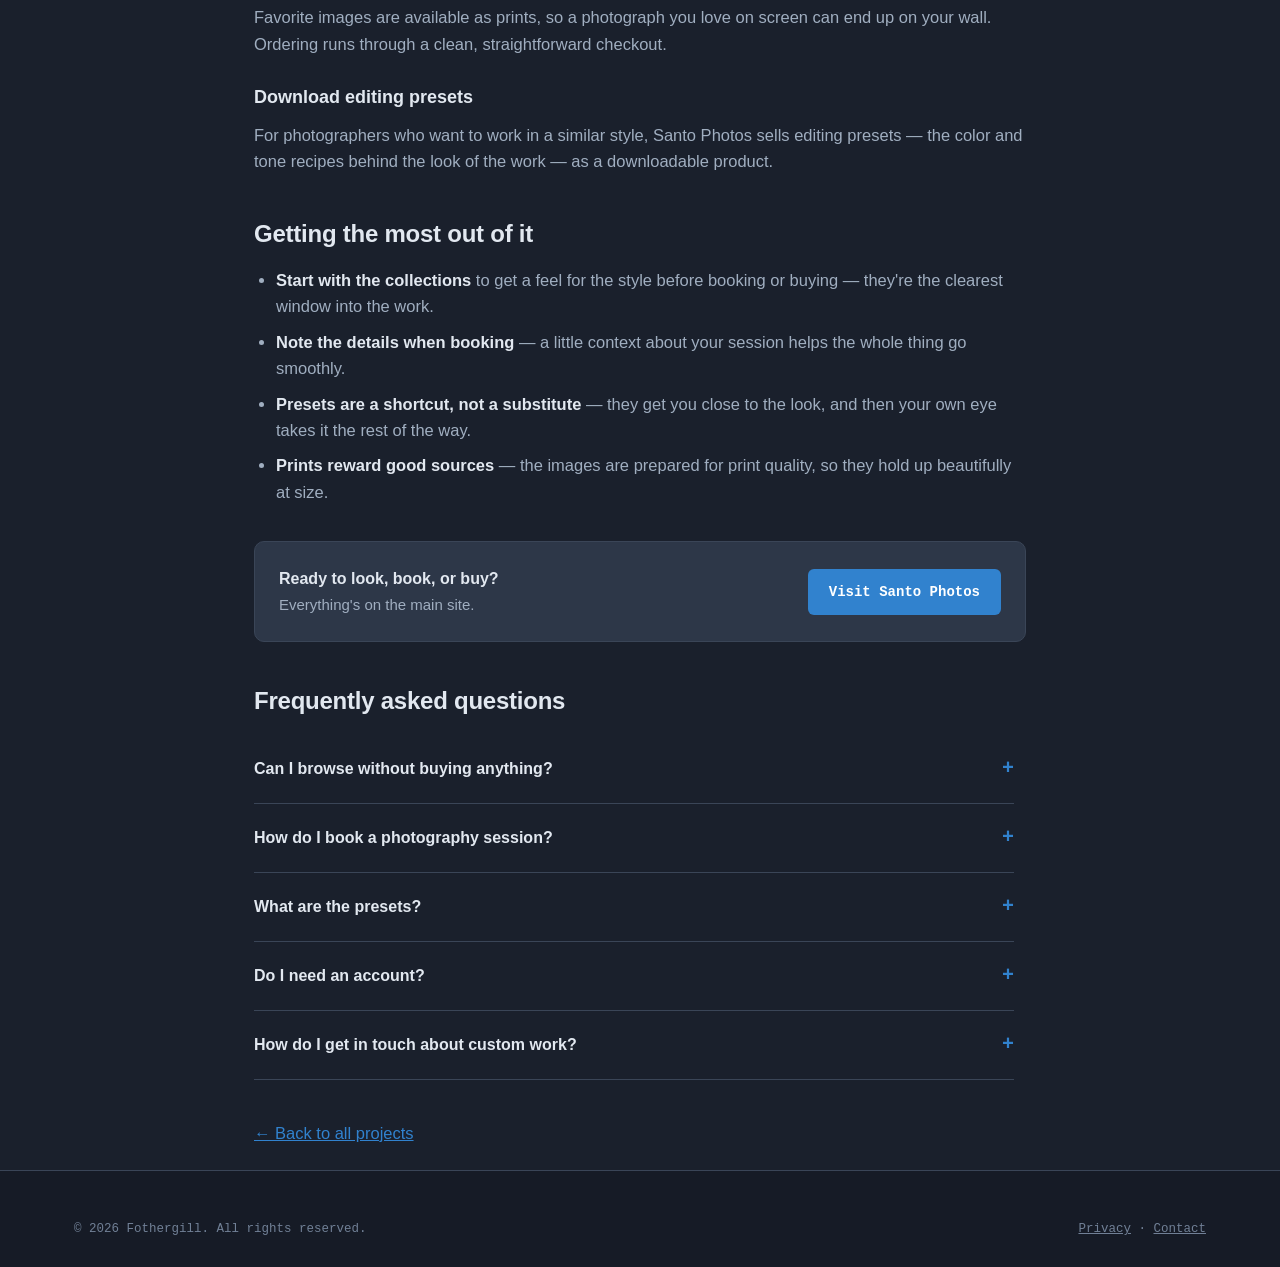
<file: projects/santo-photos.html>
<!DOCTYPE html>
<html lang="en">
<head>
<meta charset="UTF-8">
<meta name="viewport" content="width=device-width, initial-scale=1.0">
<title>Santo Photos — Book Sessions, Prints &amp; Presets | Fothergill</title>
<meta name="description" content="Santo Photos is the photography platform for Santo Fothergill: book a session, buy fine-art prints and editing presets, and browse curated collections. Here's how it works.">
<meta name="author" content="Fothergill">
<link rel="canonical" href="https://fothergill.com/projects/santo-photos.html">
<link rel="stylesheet" href="../style.css?v=2">
  <meta name="google-adsense-account" content="ca-pub-5640001487510155">
  <script async src="https://pagead2.googlesyndication.com/pagead/js/adsbygoogle.js?client=ca-pub-5640001487510155" crossorigin="anonymous"></script>
</head>
<body id="top">

<div class="topbar">
  <div class="topbar-inner">
    <a href="../index.html" class="brand"><span class="brand-mark">F</span>FOTHERGILL.COM</a>
    <nav class="topnav" aria-label="Primary">
      <div class="play-menu">
        <button type="button" class="play-toggle" aria-haspopup="true"><svg class="play-ico" viewBox="0 0 24 24" fill="currentColor"><path d="M6 4l14 8-14 8z"/></svg>Play<svg class="caret" viewBox="0 0 24 24" fill="none" stroke="currentColor" stroke-width="2.6" stroke-linecap="round" stroke-linejoin="round"><path d="M5 8l7 7 7-7"/></svg></button>
        <div class="play-dropdown">
          <a href="../liar-dice/"><svg viewBox="0 0 24 24" fill="none" stroke="currentColor" stroke-width="1.8" stroke-linecap="round" stroke-linejoin="round"><rect x="3" y="3" width="18" height="18" rx="3"/><circle cx="8" cy="8" r="1.2" fill="currentColor" stroke="none"/><circle cx="16" cy="8" r="1.2" fill="currentColor" stroke="none"/><circle cx="8" cy="16" r="1.2" fill="currentColor" stroke="none"/><circle cx="16" cy="16" r="1.2" fill="currentColor" stroke="none"/><circle cx="12" cy="12" r="1.2" fill="currentColor" stroke="none"/></svg>Liar's Dice</a>
          <a href="../budget-draft/"><svg viewBox="0 0 24 24" fill="none" stroke="currentColor" stroke-width="1.8" stroke-linecap="round" stroke-linejoin="round"><ellipse cx="12" cy="12" rx="9" ry="6"/><path d="M6 12h12M12 8v8"/></svg>NFL Budget Draft</a>
          <a href="../tiny-town-traffic/"><svg viewBox="0 0 24 24" fill="none" stroke="currentColor" stroke-width="1.8" stroke-linecap="round" stroke-linejoin="round"><rect x="3" y="3" width="7" height="7" rx="1"/><rect x="14" y="3" width="7" height="7" rx="1"/><rect x="3" y="14" width="7" height="7" rx="1"/><rect x="14" y="14" width="7" height="7" rx="1"/></svg>Tiny Town Traffic</a>
        </div>
      </div>
      <a href="../index.html#projects">Projects</a>
      <a href="../about.html">About</a>
      <a href="../contact.html">Contact</a>
    </nav>
    <div class="topbar-status"><span class="pulse-dot"></span><span class="status-text">LIVE</span></div>
  </div>
</div>

<main>
  <header class="subhead">
    <div class="wrap-narrow">
      <p class="breadcrumb"><a href="../index.html">Home</a> / <a href="../index.html#projects">Projects</a> / Santo Photos</p>
      <h1>Santo Photos</h1>
      <p class="lede">The photography platform for Santo Fothergill — a working portfolio and small storefront in one. Book a session, order prints, download editing presets, and browse collections of the work.</p>
      <div class="badge-row">
        <span class="card-tag utilities">Platform</span>
        <span class="card-status"><span class="pulse-dot"></span>LIVE</span>
        <a class="btn btn-primary" href="https://santophotos.fothergill.com/" target="_blank" rel="noopener noreferrer">Visit Santo Photos &rarr;</a>
      </div>
    </div>
  </header>

  <article class="article">
    <div class="wrap-narrow">

      <h2 id="what">What is Santo Photos?</h2>
      <p>Santo Photos is the home base for the photography of Santo Fothergill. It's built to do three jobs at once, cleanly: show the work, sell the work, and book the work. Rather than scatter a portfolio across social media, a booking form on one service, and a print shop on another, everything lives together in a single fast, focused platform — the same lightweight philosophy behind every Fothergill project, applied to a creative business.</p>
      <p>For visitors, it's a gallery you can lose an hour in. For clients, it's the place to hire a photographer and receive their images. For fellow photographers, it's a shop for the editing presets that give the work its look. The goal was to make each of those paths obvious and frictionless, so the software gets out of the way and the photographs do the talking.</p>

      <div class="cta-row">
        <div style="flex:1;min-width:220px;"><strong style="color:var(--text-primary);">Come see the work.</strong><br><span style="color:var(--text-secondary);font-size:15px;">Browse collections, prints, and booking.</span></div>
        <a class="btn btn-primary" href="https://santophotos.fothergill.com/" target="_blank" rel="noopener noreferrer">Visit the site</a>
        <a class="btn btn-ghost" href="#features">What you can do there</a>
      </div>

      <h2 id="why">Why it was built</h2>
      <p>Working photographers usually end up duct-taping their business together from half a dozen tools that were never meant to talk to each other. A portfolio host here, a booking calendar there, a print-fulfillment service somewhere else, and a preset marketplace that takes a cut of every sale. Santo Photos was built to replace that patchwork with one platform that's fast, cohesive, and fully owned — no per-sale middlemen deciding how the work is presented, and no slow, template-heavy page keeping visitors waiting. It's a photographer's business, run on a photographer's terms.</p>

      <h2 id="features">What you can do on Santo Photos</h2>
      <h3>Browse curated collections</h3>
      <p>The portfolio is organized into collections so you can explore the work by theme or project rather than scrolling an endless feed. Images are optimized to load quickly even on a phone connection, so the browsing experience stays smooth.</p>
      <h3>Book a session</h3>
      <p>If you want to hire Santo, the platform lets you request and arrange a photography session directly — no back-and-forth across three different apps. It's the front door for portraits, events, and commissioned work.</p>
      <h3>Buy fine-art prints</h3>
      <p>Favorite images are available as prints, so a photograph you love on screen can end up on your wall. Ordering runs through a clean, straightforward checkout.</p>
      <h3>Download editing presets</h3>
      <p>For photographers who want to work in a similar style, Santo Photos sells editing presets — the color and tone recipes behind the look of the work — as a downloadable product.</p>

      <h2 id="tips">Getting the most out of it</h2>
      <ul>
        <li><strong>Start with the collections</strong> to get a feel for the style before booking or buying — they're the clearest window into the work.</li>
        <li><strong>Note the details when booking</strong> — a little context about your session helps the whole thing go smoothly.</li>
        <li><strong>Presets are a shortcut, not a substitute</strong> — they get you close to the look, and then your own eye takes it the rest of the way.</li>
        <li><strong>Prints reward good sources</strong> — the images are prepared for print quality, so they hold up beautifully at size.</li>
      </ul>

      <div class="cta-row">
        <div style="flex:1;min-width:220px;"><strong style="color:var(--text-primary);">Ready to look, book, or buy?</strong><br><span style="color:var(--text-secondary);font-size:15px;">Everything's on the main site.</span></div>
        <a class="btn btn-primary" href="https://santophotos.fothergill.com/" target="_blank" rel="noopener noreferrer">Visit Santo Photos</a>
      </div>

      <h2 id="faq">Frequently asked questions</h2>
      <div class="faq">
        <details><summary>Can I browse without buying anything?</summary><p>Absolutely. The collections are free to explore — buying prints or presets and booking sessions are optional.</p></details>
        <details><summary>How do I book a photography session?</summary><p>Use the booking option on the Santo Photos site to request and arrange a session directly.</p></details>
        <details><summary>What are the presets?</summary><p>They're editing presets — downloadable color and tone settings that reproduce the look of the work in your own photo editor.</p></details>
        <details><summary>Do I need an account?</summary><p>Browsing needs no account. You may create one when placing an order or booking so you can track it.</p></details>
        <details><summary>How do I get in touch about custom work?</summary><p>Reach out through the booking or contact options on Santo Photos, or via the Fothergill <a href="../contact.html">contact page</a>.</p></details>
      </div>

      <p style="margin-top:40px;"><a href="../index.html#projects">&larr; Back to all projects</a></p>
    </div>
  </article>
</main>

<footer>
  <div class="wrap">
    <div class="footer-bottom" style="border-top:none;padding-top:0;">
      <span>&copy; <span id="year"></span> Fothergill. All rights reserved.</span>
      <span><a href="../privacy.html" style="color:var(--text-muted);">Privacy</a> &middot; <a href="../contact.html" style="color:var(--text-muted);">Contact</a></span>
    </div>
  </div>
</footer>
<script>document.getElementById('year').textContent=new Date().getFullYear();</script>
</body>
</html>
</file>
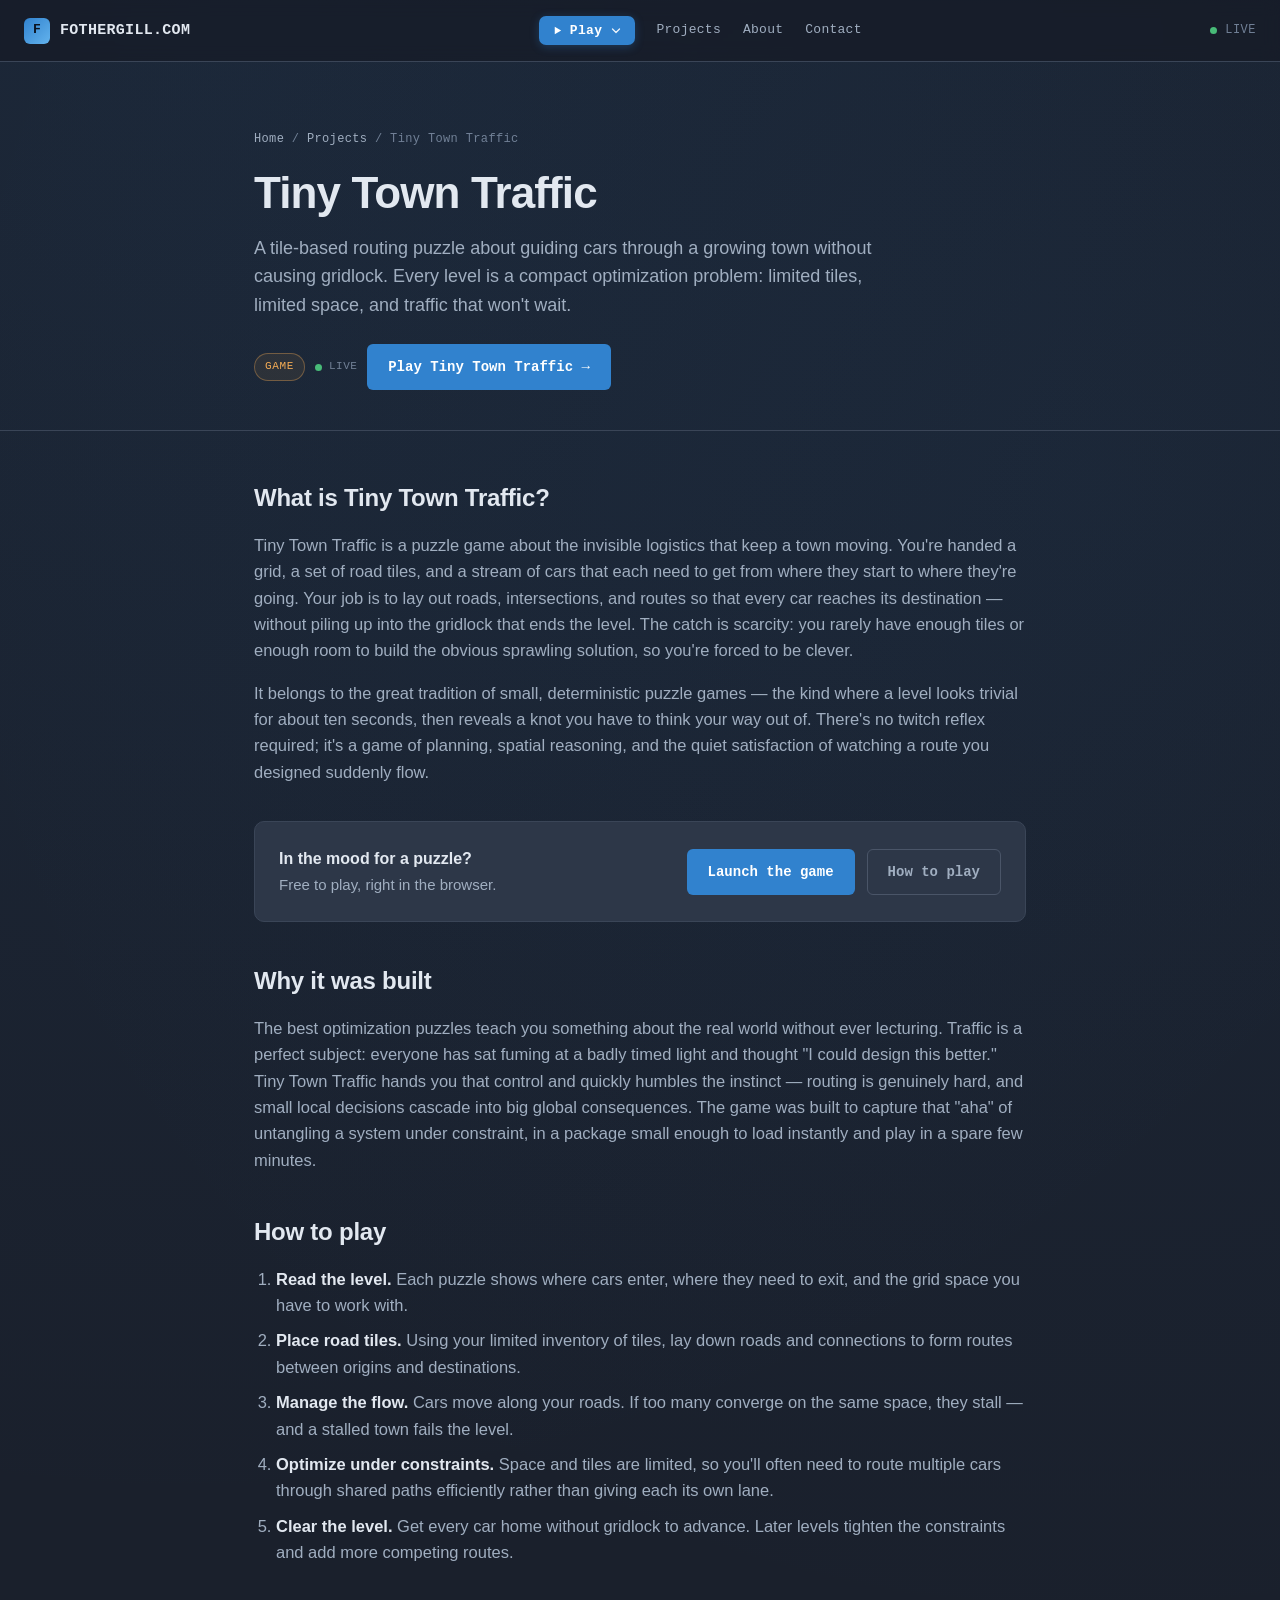
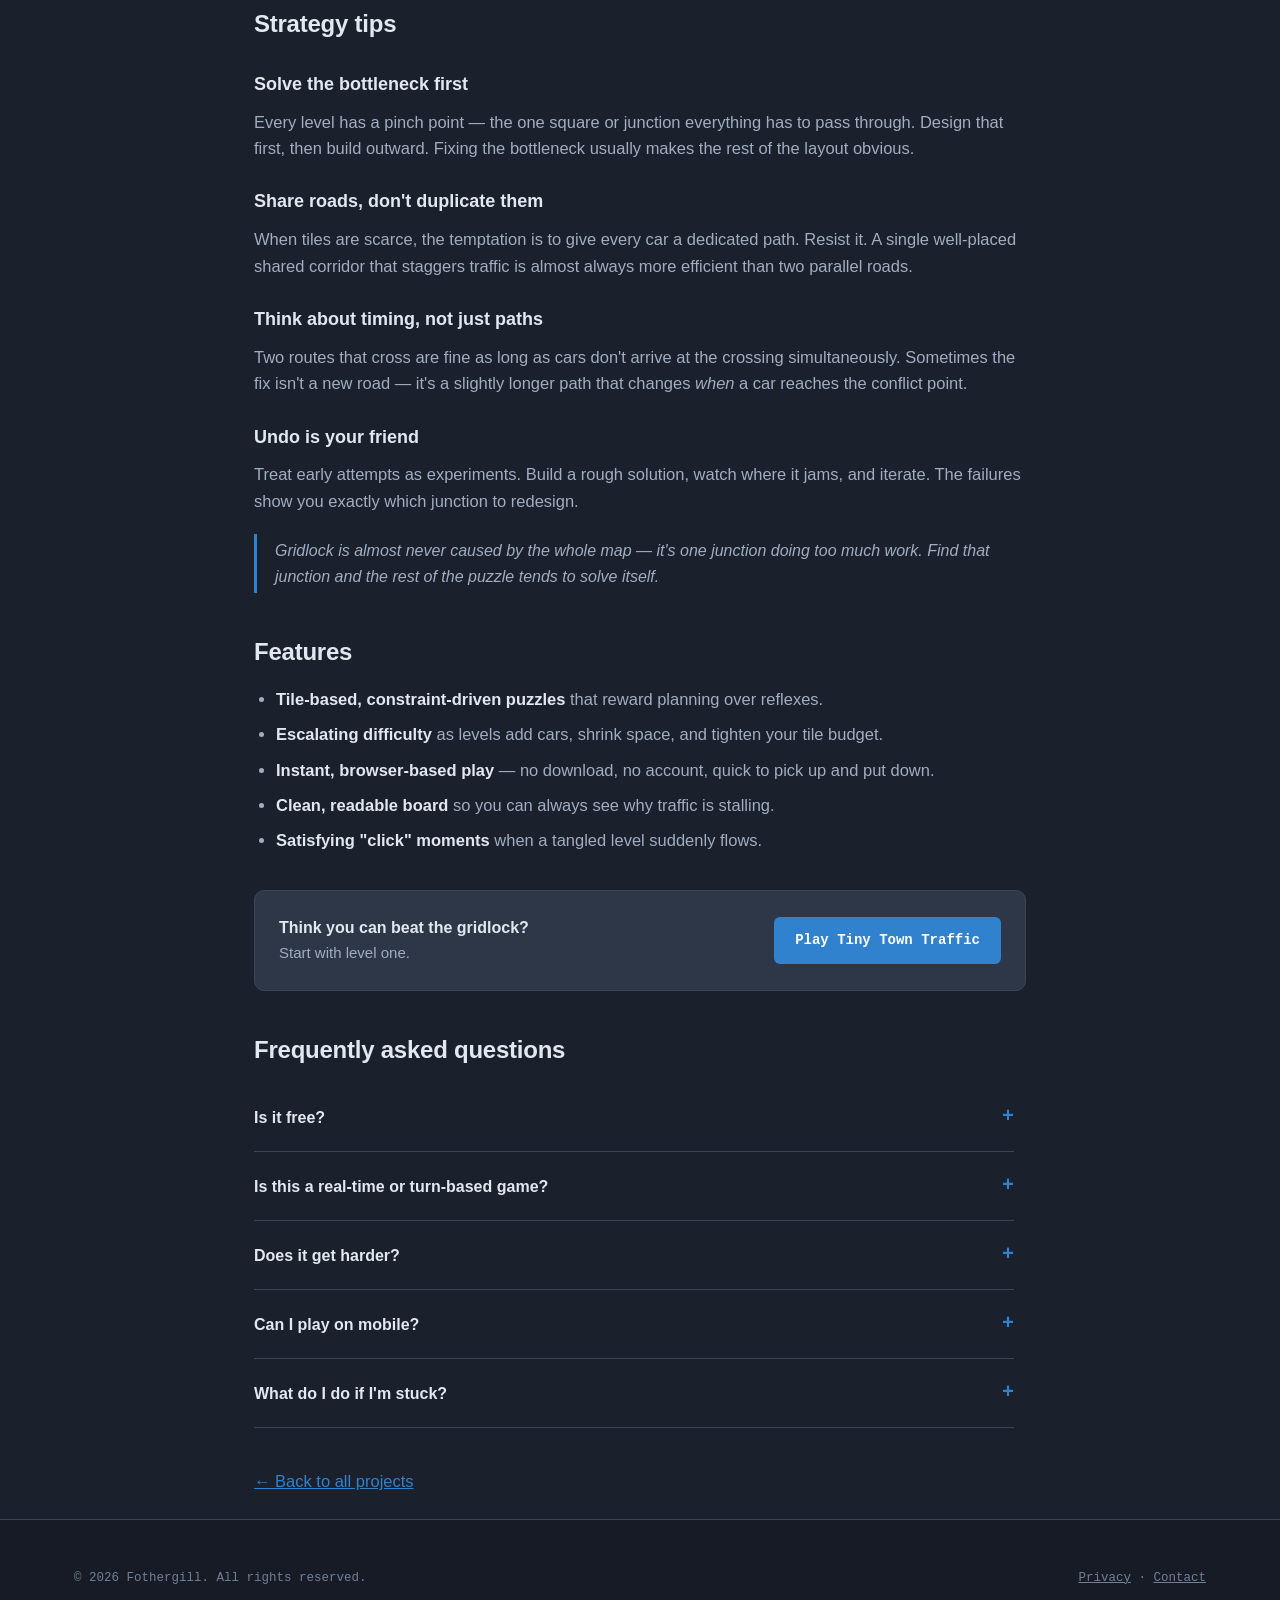
<file: projects/tiny-town-traffic.html>
<!DOCTYPE html>
<html lang="en">
<head>
<meta charset="UTF-8">
<meta name="viewport" content="width=device-width, initial-scale=1.0">
<title>Tiny Town Traffic — How to Play &amp; Strategy | Fothergill</title>
<meta name="description" content="Tiny Town Traffic is a tile-based routing puzzle about moving cars through a growing town without gridlock. Learn how to play, the strategy, and why it was built.">
<meta name="author" content="Fothergill">
<link rel="canonical" href="https://fothergill.com/projects/tiny-town-traffic.html">
<link rel="stylesheet" href="../style.css?v=2">
  <meta name="google-adsense-account" content="ca-pub-5640001487510155">
  <script async src="https://pagead2.googlesyndication.com/pagead/js/adsbygoogle.js?client=ca-pub-5640001487510155" crossorigin="anonymous"></script>
</head>
<body id="top">

<div class="topbar">
  <div class="topbar-inner">
    <a href="../index.html" class="brand"><span class="brand-mark">F</span>FOTHERGILL.COM</a>
    <nav class="topnav" aria-label="Primary">
      <div class="play-menu">
        <button type="button" class="play-toggle" aria-haspopup="true"><svg class="play-ico" viewBox="0 0 24 24" fill="currentColor"><path d="M6 4l14 8-14 8z"/></svg>Play<svg class="caret" viewBox="0 0 24 24" fill="none" stroke="currentColor" stroke-width="2.6" stroke-linecap="round" stroke-linejoin="round"><path d="M5 8l7 7 7-7"/></svg></button>
        <div class="play-dropdown">
          <a href="../liar-dice/"><svg viewBox="0 0 24 24" fill="none" stroke="currentColor" stroke-width="1.8" stroke-linecap="round" stroke-linejoin="round"><rect x="3" y="3" width="18" height="18" rx="3"/><circle cx="8" cy="8" r="1.2" fill="currentColor" stroke="none"/><circle cx="16" cy="8" r="1.2" fill="currentColor" stroke="none"/><circle cx="8" cy="16" r="1.2" fill="currentColor" stroke="none"/><circle cx="16" cy="16" r="1.2" fill="currentColor" stroke="none"/><circle cx="12" cy="12" r="1.2" fill="currentColor" stroke="none"/></svg>Liar's Dice</a>
          <a href="../budget-draft/"><svg viewBox="0 0 24 24" fill="none" stroke="currentColor" stroke-width="1.8" stroke-linecap="round" stroke-linejoin="round"><ellipse cx="12" cy="12" rx="9" ry="6"/><path d="M6 12h12M12 8v8"/></svg>NFL Budget Draft</a>
          <a href="../tiny-town-traffic/"><svg viewBox="0 0 24 24" fill="none" stroke="currentColor" stroke-width="1.8" stroke-linecap="round" stroke-linejoin="round"><rect x="3" y="3" width="7" height="7" rx="1"/><rect x="14" y="3" width="7" height="7" rx="1"/><rect x="3" y="14" width="7" height="7" rx="1"/><rect x="14" y="14" width="7" height="7" rx="1"/></svg>Tiny Town Traffic</a>
        </div>
      </div>
      <a href="../index.html#projects">Projects</a>
      <a href="../about.html">About</a>
      <a href="../contact.html">Contact</a>
    </nav>
    <div class="topbar-status"><span class="pulse-dot"></span><span class="status-text">LIVE</span></div>
  </div>
</div>

<main>
  <header class="subhead">
    <div class="wrap-narrow">
      <p class="breadcrumb"><a href="../index.html">Home</a> / <a href="../index.html#projects">Projects</a> / Tiny Town Traffic</p>
      <h1>Tiny Town Traffic</h1>
      <p class="lede">A tile-based routing puzzle about guiding cars through a growing town without causing gridlock. Every level is a compact optimization problem: limited tiles, limited space, and traffic that won't wait.</p>
      <div class="badge-row">
        <span class="card-tag games">Game</span>
        <span class="card-status"><span class="pulse-dot"></span>LIVE</span>
        <a class="btn btn-primary" href="../tiny-town-traffic/">Play Tiny Town Traffic &rarr;</a>
      </div>
    </div>
  </header>

  <article class="article">
    <div class="wrap-narrow">

      <h2 id="what">What is Tiny Town Traffic?</h2>
      <p>Tiny Town Traffic is a puzzle game about the invisible logistics that keep a town moving. You're handed a grid, a set of road tiles, and a stream of cars that each need to get from where they start to where they're going. Your job is to lay out roads, intersections, and routes so that every car reaches its destination — without piling up into the gridlock that ends the level. The catch is scarcity: you rarely have enough tiles or enough room to build the obvious sprawling solution, so you're forced to be clever.</p>
      <p>It belongs to the great tradition of small, deterministic puzzle games — the kind where a level looks trivial for about ten seconds, then reveals a knot you have to think your way out of. There's no twitch reflex required; it's a game of planning, spatial reasoning, and the quiet satisfaction of watching a route you designed suddenly flow.</p>

      <div class="cta-row">
        <div style="flex:1;min-width:220px;"><strong style="color:var(--text-primary);">In the mood for a puzzle?</strong><br><span style="color:var(--text-secondary);font-size:15px;">Free to play, right in the browser.</span></div>
        <a class="btn btn-primary" href="../tiny-town-traffic/">Launch the game</a>
        <a class="btn btn-ghost" href="#how">How to play</a>
      </div>

      <h2 id="why">Why it was built</h2>
      <p>The best optimization puzzles teach you something about the real world without ever lecturing. Traffic is a perfect subject: everyone has sat fuming at a badly timed light and thought "I could design this better." Tiny Town Traffic hands you that control and quickly humbles the instinct — routing is genuinely hard, and small local decisions cascade into big global consequences. The game was built to capture that "aha" of untangling a system under constraint, in a package small enough to load instantly and play in a spare few minutes.</p>

      <h2 id="how">How to play</h2>
      <ol>
        <li><strong>Read the level.</strong> Each puzzle shows where cars enter, where they need to exit, and the grid space you have to work with.</li>
        <li><strong>Place road tiles.</strong> Using your limited inventory of tiles, lay down roads and connections to form routes between origins and destinations.</li>
        <li><strong>Manage the flow.</strong> Cars move along your roads. If too many converge on the same space, they stall — and a stalled town fails the level.</li>
        <li><strong>Optimize under constraints.</strong> Space and tiles are limited, so you'll often need to route multiple cars through shared paths efficiently rather than giving each its own lane.</li>
        <li><strong>Clear the level.</strong> Get every car home without gridlock to advance. Later levels tighten the constraints and add more competing routes.</li>
      </ol>

      <h2 id="strategy">Strategy tips</h2>
      <h3>Solve the bottleneck first</h3>
      <p>Every level has a pinch point — the one square or junction everything has to pass through. Design that first, then build outward. Fixing the bottleneck usually makes the rest of the layout obvious.</p>
      <h3>Share roads, don't duplicate them</h3>
      <p>When tiles are scarce, the temptation is to give every car a dedicated path. Resist it. A single well-placed shared corridor that staggers traffic is almost always more efficient than two parallel roads.</p>
      <h3>Think about timing, not just paths</h3>
      <p>Two routes that cross are fine as long as cars don't arrive at the crossing simultaneously. Sometimes the fix isn't a new road — it's a slightly longer path that changes <em>when</em> a car reaches the conflict point.</p>
      <h3>Undo is your friend</h3>
      <p>Treat early attempts as experiments. Build a rough solution, watch where it jams, and iterate. The failures show you exactly which junction to redesign.</p>
      <blockquote>Gridlock is almost never caused by the whole map — it's one junction doing too much work. Find that junction and the rest of the puzzle tends to solve itself.</blockquote>

      <h2 id="features">Features</h2>
      <ul>
        <li><strong>Tile-based, constraint-driven puzzles</strong> that reward planning over reflexes.</li>
        <li><strong>Escalating difficulty</strong> as levels add cars, shrink space, and tighten your tile budget.</li>
        <li><strong>Instant, browser-based play</strong> — no download, no account, quick to pick up and put down.</li>
        <li><strong>Clean, readable board</strong> so you can always see why traffic is stalling.</li>
        <li><strong>Satisfying "click" moments</strong> when a tangled level suddenly flows.</li>
      </ul>

      <div class="cta-row">
        <div style="flex:1;min-width:220px;"><strong style="color:var(--text-primary);">Think you can beat the gridlock?</strong><br><span style="color:var(--text-secondary);font-size:15px;">Start with level one.</span></div>
        <a class="btn btn-primary" href="../tiny-town-traffic/">Play Tiny Town Traffic</a>
      </div>

      <h2 id="faq">Frequently asked questions</h2>
      <div class="faq">
        <details><summary>Is it free?</summary><p>Yes. Tiny Town Traffic runs free in your browser with nothing to install.</p></details>
        <details><summary>Is this a real-time or turn-based game?</summary><p>You plan your layout, then watch it run. The thinking is deliberate and unhurried — there's no reflex pressure while you're designing.</p></details>
        <details><summary>Does it get harder?</summary><p>Yes. Later levels add more cars and competing routes while giving you fewer tiles and less room, so solutions get genuinely tricky.</p></details>
        <details><summary>Can I play on mobile?</summary><p>It runs in modern browsers; a larger screen can make placing tiles on complex levels more comfortable.</p></details>
        <details><summary>What do I do if I'm stuck?</summary><p>Look for the single busiest junction and redesign around it — most stuck levels come down to one overloaded pinch point.</p></details>
      </div>

      <p style="margin-top:40px;"><a href="../index.html#projects">&larr; Back to all projects</a></p>
    </div>
  </article>
</main>

<footer>
  <div class="wrap">
    <div class="footer-bottom" style="border-top:none;padding-top:0;">
      <span>&copy; <span id="year"></span> Fothergill. All rights reserved.</span>
      <span><a href="../privacy.html" style="color:var(--text-muted);">Privacy</a> &middot; <a href="../contact.html" style="color:var(--text-muted);">Contact</a></span>
    </div>
  </div>
</footer>
<script>document.getElementById('year').textContent=new Date().getFullYear();</script>
</body>
</html>
</file>
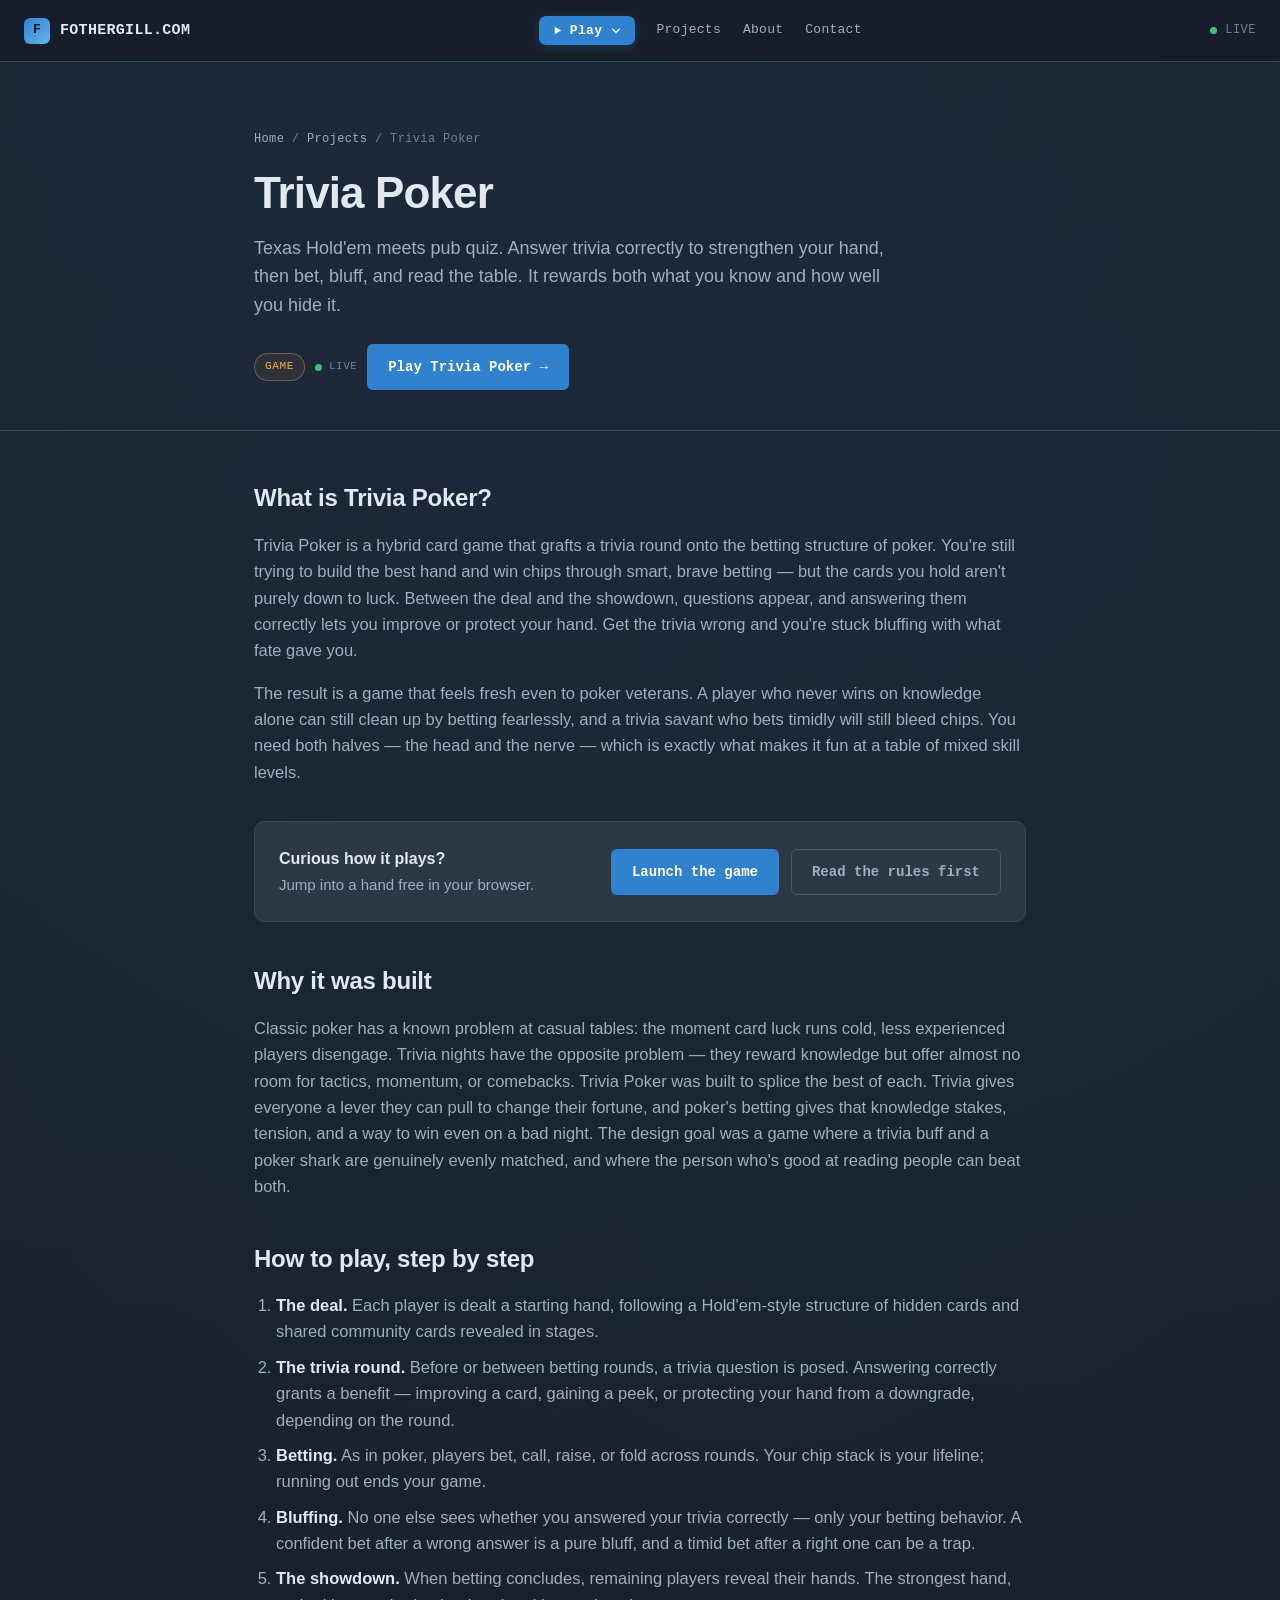
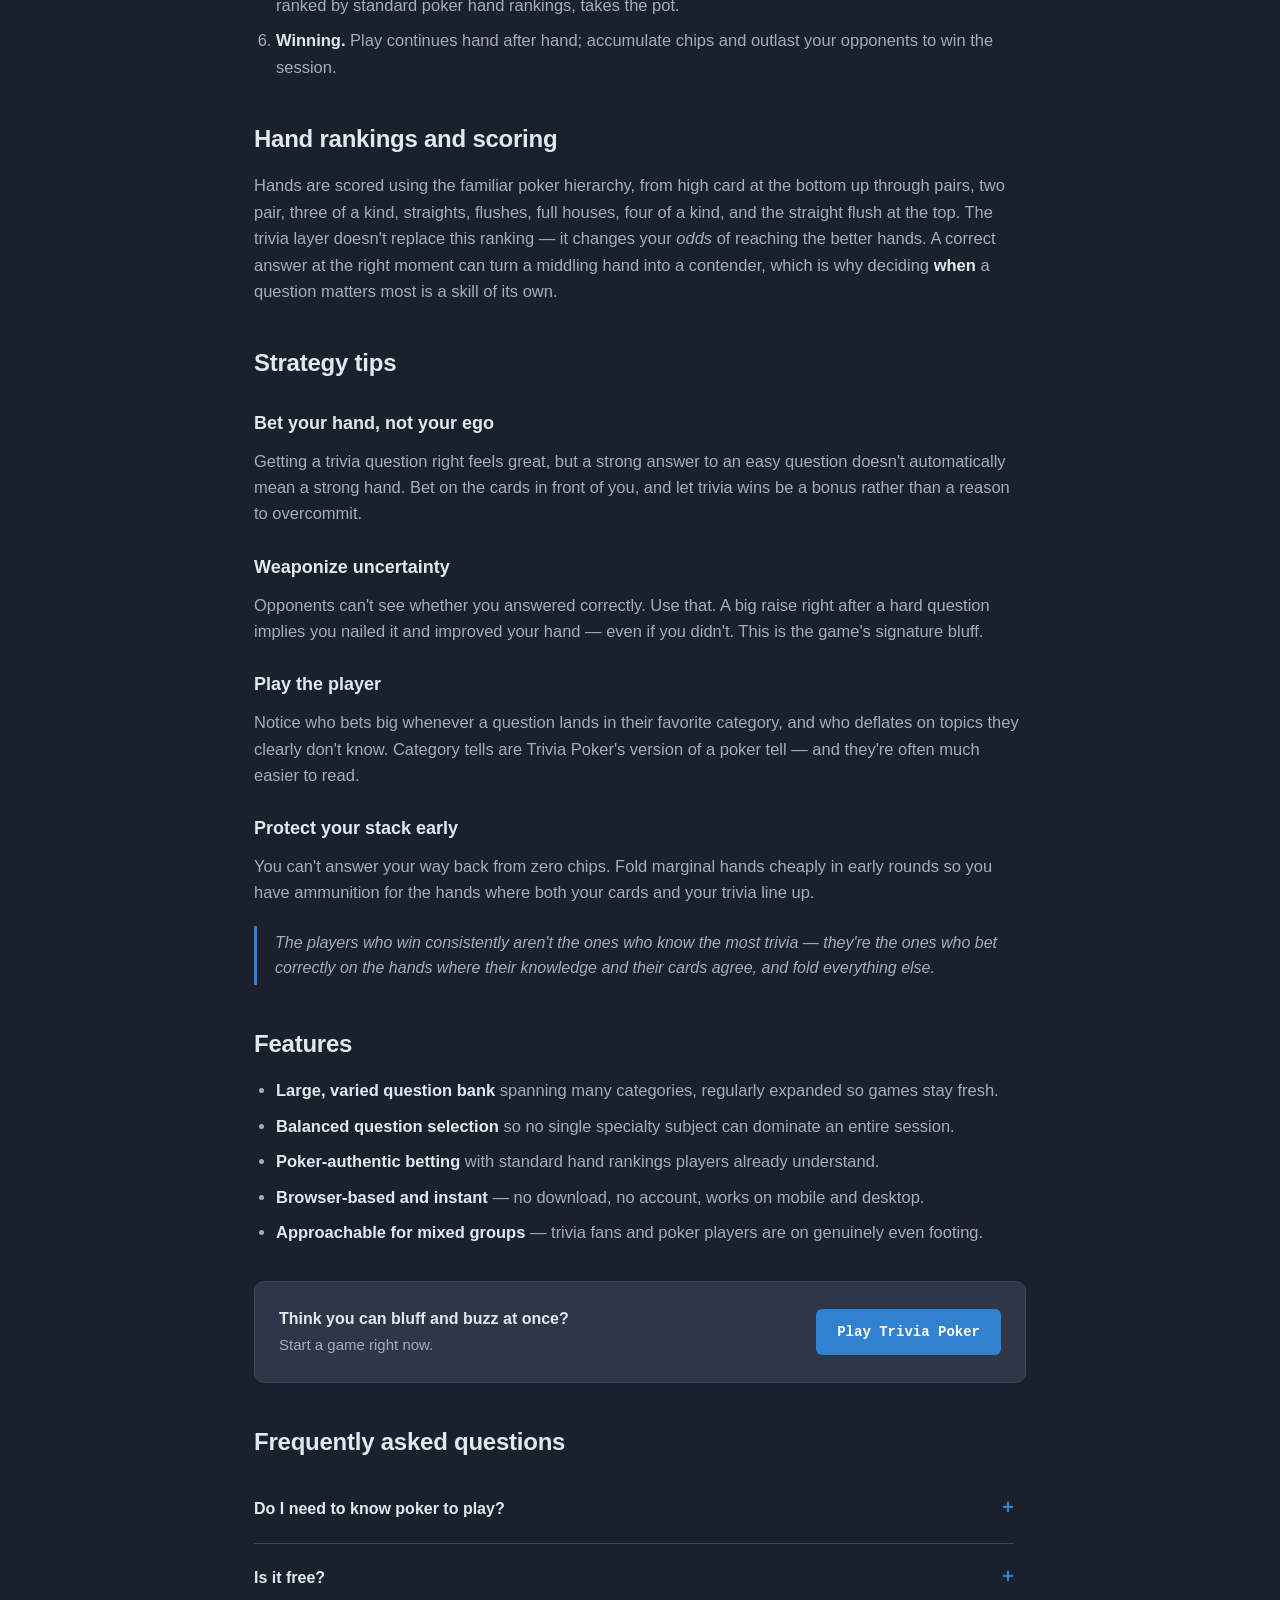
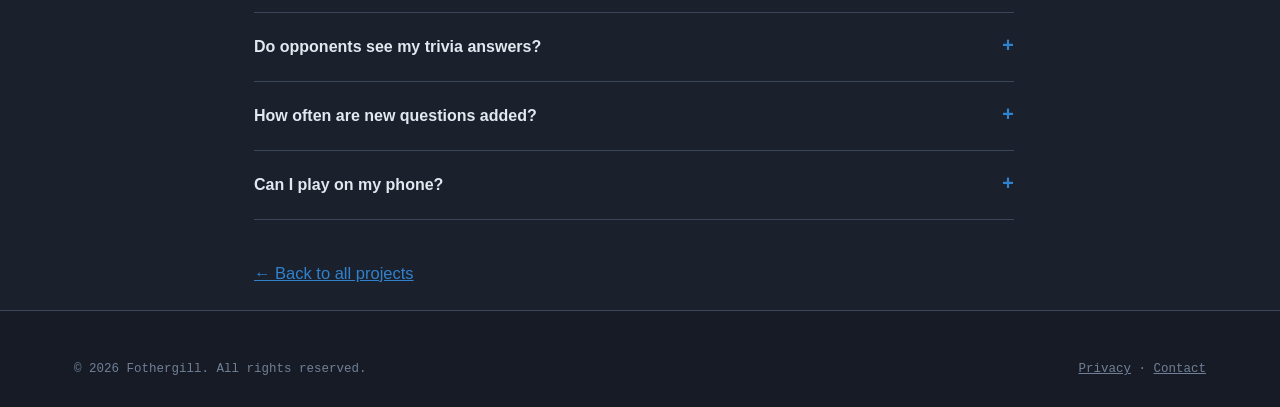
<file: projects/trivia-poker.html>
<!DOCTYPE html>
<html lang="en">
<head>
<meta charset="UTF-8">
<meta name="viewport" content="width=device-width, initial-scale=1.0">
<title>Trivia Poker — Rules, Strategy &amp; How to Play | Fothergill</title>
<meta name="description" content="Trivia Poker mixes Texas Hold'em with pub trivia: answer questions to improve your hand, then bet and bluff. Full rules, scoring, strategy, and how the game works.">
<meta name="author" content="Fothergill">
<link rel="canonical" href="https://fothergill.com/projects/trivia-poker.html">
<link rel="stylesheet" href="../style.css?v=2">
  <meta name="google-adsense-account" content="ca-pub-5640001487510155">
  <script async src="https://pagead2.googlesyndication.com/pagead/js/adsbygoogle.js?client=ca-pub-5640001487510155" crossorigin="anonymous"></script>
</head>
<body id="top">

<div class="topbar">
  <div class="topbar-inner">
    <a href="../index.html" class="brand"><span class="brand-mark">F</span>FOTHERGILL.COM</a>
    <nav class="topnav" aria-label="Primary">
      <div class="play-menu">
        <button type="button" class="play-toggle" aria-haspopup="true"><svg class="play-ico" viewBox="0 0 24 24" fill="currentColor"><path d="M6 4l14 8-14 8z"/></svg>Play<svg class="caret" viewBox="0 0 24 24" fill="none" stroke="currentColor" stroke-width="2.6" stroke-linecap="round" stroke-linejoin="round"><path d="M5 8l7 7 7-7"/></svg></button>
        <div class="play-dropdown">
          <a href="../liar-dice/"><svg viewBox="0 0 24 24" fill="none" stroke="currentColor" stroke-width="1.8" stroke-linecap="round" stroke-linejoin="round"><rect x="3" y="3" width="18" height="18" rx="3"/><circle cx="8" cy="8" r="1.2" fill="currentColor" stroke="none"/><circle cx="16" cy="8" r="1.2" fill="currentColor" stroke="none"/><circle cx="8" cy="16" r="1.2" fill="currentColor" stroke="none"/><circle cx="16" cy="16" r="1.2" fill="currentColor" stroke="none"/><circle cx="12" cy="12" r="1.2" fill="currentColor" stroke="none"/></svg>Liar's Dice</a>
          <a href="../budget-draft/"><svg viewBox="0 0 24 24" fill="none" stroke="currentColor" stroke-width="1.8" stroke-linecap="round" stroke-linejoin="round"><ellipse cx="12" cy="12" rx="9" ry="6"/><path d="M6 12h12M12 8v8"/></svg>NFL Budget Draft</a>
          <a href="../tiny-town-traffic/"><svg viewBox="0 0 24 24" fill="none" stroke="currentColor" stroke-width="1.8" stroke-linecap="round" stroke-linejoin="round"><rect x="3" y="3" width="7" height="7" rx="1"/><rect x="14" y="3" width="7" height="7" rx="1"/><rect x="3" y="14" width="7" height="7" rx="1"/><rect x="14" y="14" width="7" height="7" rx="1"/></svg>Tiny Town Traffic</a>
        </div>
      </div>
      <a href="../index.html#projects">Projects</a>
      <a href="../about.html">About</a>
      <a href="../contact.html">Contact</a>
    </nav>
    <div class="topbar-status"><span class="pulse-dot"></span><span class="status-text">LIVE</span></div>
  </div>
</div>

<main>
  <header class="subhead">
    <div class="wrap-narrow">
      <p class="breadcrumb"><a href="../index.html">Home</a> / <a href="../index.html#projects">Projects</a> / Trivia Poker</p>
      <h1>Trivia Poker</h1>
      <p class="lede">Texas Hold'em meets pub quiz. Answer trivia correctly to strengthen your hand, then bet, bluff, and read the table. It rewards both what you know and how well you hide it.</p>
      <div class="badge-row">
        <span class="card-tag games">Game</span>
        <span class="card-status"><span class="pulse-dot"></span>LIVE</span>
        <a class="btn btn-primary" href="https://poker.fothergill.com/" target="_blank" rel="noopener noreferrer">Play Trivia Poker &rarr;</a>
      </div>
    </div>
  </header>

  <article class="article">
    <div class="wrap-narrow">

      <h2 id="what">What is Trivia Poker?</h2>
      <p>Trivia Poker is a hybrid card game that grafts a trivia round onto the betting structure of poker. You're still trying to build the best hand and win chips through smart, brave betting — but the cards you hold aren't purely down to luck. Between the deal and the showdown, questions appear, and answering them correctly lets you improve or protect your hand. Get the trivia wrong and you're stuck bluffing with what fate gave you.</p>
      <p>The result is a game that feels fresh even to poker veterans. A player who never wins on knowledge alone can still clean up by betting fearlessly, and a trivia savant who bets timidly will still bleed chips. You need both halves — the head and the nerve — which is exactly what makes it fun at a table of mixed skill levels.</p>

      <div class="cta-row">
        <div style="flex:1;min-width:220px;"><strong style="color:var(--text-primary);">Curious how it plays?</strong><br><span style="color:var(--text-secondary);font-size:15px;">Jump into a hand free in your browser.</span></div>
        <a class="btn btn-primary" href="https://poker.fothergill.com/" target="_blank" rel="noopener noreferrer">Launch the game</a>
        <a class="btn btn-ghost" href="#rules">Read the rules first</a>
      </div>

      <h2 id="why">Why it was built</h2>
      <p>Classic poker has a known problem at casual tables: the moment card luck runs cold, less experienced players disengage. Trivia nights have the opposite problem — they reward knowledge but offer almost no room for tactics, momentum, or comebacks. Trivia Poker was built to splice the best of each. Trivia gives everyone a lever they can pull to change their fortune, and poker's betting gives that knowledge stakes, tension, and a way to win even on a bad night. The design goal was a game where a trivia buff and a poker shark are genuinely evenly matched, and where the person who's good at reading people can beat both.</p>

      <h2 id="rules">How to play, step by step</h2>
      <ol>
        <li><strong>The deal.</strong> Each player is dealt a starting hand, following a Hold'em-style structure of hidden cards and shared community cards revealed in stages.</li>
        <li><strong>The trivia round.</strong> Before or between betting rounds, a trivia question is posed. Answering correctly grants a benefit — improving a card, gaining a peek, or protecting your hand from a downgrade, depending on the round.</li>
        <li><strong>Betting.</strong> As in poker, players bet, call, raise, or fold across rounds. Your chip stack is your lifeline; running out ends your game.</li>
        <li><strong>Bluffing.</strong> No one else sees whether you answered your trivia correctly — only your betting behavior. A confident bet after a wrong answer is a pure bluff, and a timid bet after a right one can be a trap.</li>
        <li><strong>The showdown.</strong> When betting concludes, remaining players reveal their hands. The strongest hand, ranked by standard poker hand rankings, takes the pot.</li>
        <li><strong>Winning.</strong> Play continues hand after hand; accumulate chips and outlast your opponents to win the session.</li>
      </ol>

      <h2 id="scoring">Hand rankings and scoring</h2>
      <p>Hands are scored using the familiar poker hierarchy, from high card at the bottom up through pairs, two pair, three of a kind, straights, flushes, full houses, four of a kind, and the straight flush at the top. The trivia layer doesn't replace this ranking — it changes your <em>odds</em> of reaching the better hands. A correct answer at the right moment can turn a middling hand into a contender, which is why deciding <strong>when</strong> a question matters most is a skill of its own.</p>

      <h2 id="strategy">Strategy tips</h2>
      <h3>Bet your hand, not your ego</h3>
      <p>Getting a trivia question right feels great, but a strong answer to an easy question doesn't automatically mean a strong hand. Bet on the cards in front of you, and let trivia wins be a bonus rather than a reason to overcommit.</p>
      <h3>Weaponize uncertainty</h3>
      <p>Opponents can't see whether you answered correctly. Use that. A big raise right after a hard question implies you nailed it and improved your hand — even if you didn't. This is the game's signature bluff.</p>
      <h3>Play the player</h3>
      <p>Notice who bets big whenever a question lands in their favorite category, and who deflates on topics they clearly don't know. Category tells are Trivia Poker's version of a poker tell — and they're often much easier to read.</p>
      <h3>Protect your stack early</h3>
      <p>You can't answer your way back from zero chips. Fold marginal hands cheaply in early rounds so you have ammunition for the hands where both your cards and your trivia line up.</p>
      <blockquote>The players who win consistently aren't the ones who know the most trivia — they're the ones who bet correctly on the hands where their knowledge and their cards agree, and fold everything else.</blockquote>

      <h2 id="features">Features</h2>
      <ul>
        <li><strong>Large, varied question bank</strong> spanning many categories, regularly expanded so games stay fresh.</li>
        <li><strong>Balanced question selection</strong> so no single specialty subject can dominate an entire session.</li>
        <li><strong>Poker-authentic betting</strong> with standard hand rankings players already understand.</li>
        <li><strong>Browser-based and instant</strong> — no download, no account, works on mobile and desktop.</li>
        <li><strong>Approachable for mixed groups</strong> — trivia fans and poker players are on genuinely even footing.</li>
      </ul>

      <div class="cta-row">
        <div style="flex:1;min-width:220px;"><strong style="color:var(--text-primary);">Think you can bluff and buzz at once?</strong><br><span style="color:var(--text-secondary);font-size:15px;">Start a game right now.</span></div>
        <a class="btn btn-primary" href="https://poker.fothergill.com/" target="_blank" rel="noopener noreferrer">Play Trivia Poker</a>
      </div>

      <h2 id="faq">Frequently asked questions</h2>
      <div class="faq">
        <details><summary>Do I need to know poker to play?</summary><p>A little helps, but the game teaches the flow as you go, and the trivia layer gives newcomers a way to compete while they learn the betting.</p></details>
        <details><summary>Is it free?</summary><p>Yes, Trivia Poker runs free in your browser with no account required.</p></details>
        <details><summary>Do opponents see my trivia answers?</summary><p>No. Only your betting is visible — which is what makes bluffing after a wrong answer so powerful.</p></details>
        <details><summary>How often are new questions added?</summary><p>The question bank is expanded periodically; see the updates section on the <a href="../index.html#updates">home page</a> for recent additions.</p></details>
        <details><summary>Can I play on my phone?</summary><p>Yes, the game is fully responsive and built to play well on touch screens.</p></details>
      </div>

      <p style="margin-top:40px;"><a href="../index.html#projects">&larr; Back to all projects</a></p>
    </div>
  </article>
</main>

<footer>
  <div class="wrap">
    <div class="footer-bottom" style="border-top:none;padding-top:0;">
      <span>&copy; <span id="year"></span> Fothergill. All rights reserved.</span>
      <span><a href="../privacy.html" style="color:var(--text-muted);">Privacy</a> &middot; <a href="../contact.html" style="color:var(--text-muted);">Contact</a></span>
    </div>
  </div>
</footer>
<script>document.getElementById('year').textContent=new Date().getFullYear();</script>
</body>
</html>
</file>
<file: style.css>
:root{
  --bg: #1a202c;
  --bg-elevated: #161b26;
  --surface: #2d3748;
  --surface-hover: #344055;
  --border: #4a5568;
  --border-soft: #3a4557;
  --accent: #3182ce;
  --accent-hover: #2b6cb0;
  --accent-soft: rgba(49, 130, 206, 0.14);
  --text-primary: #e2e8f0;
  --text-secondary: #a0aec0;
  --text-muted: #718096;
  --status-live: #48bb78;
  --radius: 10px;
  --mono: "SFMono-Regular", Consolas, "Liberation Mono", Menlo, monospace;
  --sans: -apple-system, BlinkMacSystemFont, "Segoe UI", Roboto, Helvetica, Arial, sans-serif;
}

*,*::before,*::after{ box-sizing: border-box; }

html{ scroll-behavior: smooth; }

body{
  margin: 0;
  background: var(--bg);
  background-image:
    radial-gradient(circle at 15% 0%, rgba(49,130,206,0.08), transparent 45%),
    radial-gradient(circle at 85% 15%, rgba(49,130,206,0.05), transparent 40%);
  color: var(--text-primary);
  font-family: var(--sans);
  line-height: 1.6;
  -webkit-font-smoothing: antialiased;
}

a{ color: var(--accent); }

::selection{ background: var(--accent-soft); color: var(--text-primary); }

:focus-visible{
  outline: 2px solid var(--accent);
  outline-offset: 3px;
  border-radius: 4px;
}

img{ max-width: 100%; height: auto; }

.wrap{
  max-width: 1180px;
  margin: 0 auto;
  padding: 0 24px;
}
.wrap-narrow{
  max-width: 820px;
  margin: 0 auto;
  padding: 0 24px;
}

/* ---------- Top bar ---------- */
.topbar{
  border-bottom: 1px solid var(--border-soft);
  background: rgba(22, 27, 38, 0.7);
  backdrop-filter: blur(8px);
  position: sticky;
  top: 0;
  z-index: 50;
}
.topbar-inner{
  display: flex;
  align-items: center;
  justify-content: space-between;
  padding: 16px 24px;
  gap: 16px;
}
.brand{
  display: flex;
  align-items: center;
  gap: 10px;
  font-family: var(--mono);
  font-weight: 700;
  font-size: 15px;
  letter-spacing: 0.02em;
  text-decoration: none;
  color: var(--text-primary);
}
.brand-mark{
  width: 26px;
  height: 26px;
  border-radius: 6px;
  background: linear-gradient(135deg, var(--accent), #63b3ed);
  display: flex;
  align-items: center;
  justify-content: center;
  color: #0b1320;
  font-weight: 800;
  font-size: 13px;
  flex-shrink: 0;
}
.topnav{
  display: flex;
  align-items: center;
  gap: 22px;
}
.topnav a{
  font-family: var(--mono);
  font-size: 13px;
  color: var(--text-secondary);
  text-decoration: none;
  letter-spacing: 0.02em;
  transition: color 0.15s ease;
}
.topnav a:hover, .topnav a.active{ color: var(--text-primary); }

/* ---------- Play dropdown (top nav) ---------- */
.play-menu{ position: relative; display: inline-flex; }
.play-toggle{
  font-family: var(--mono);
  font-size: 13px;
  letter-spacing: 0.03em;
  font-weight: 600;
  color: #fff;
  background: var(--accent);
  border: none;
  border-radius: 7px;
  padding: 7px 13px;
  cursor: pointer;
  display: inline-flex;
  align-items: center;
  gap: 7px;
  box-shadow: 0 2px 10px rgba(49,130,206,0.30);
  transition: background 0.16s ease, box-shadow 0.16s ease;
}
.play-toggle:hover{ background: var(--accent-hover); box-shadow: 0 4px 14px rgba(49,130,206,0.45); }
.play-toggle:focus-visible{ outline: 2px solid #63b3ed; outline-offset: 2px; }
.play-toggle .play-ico{ width: 11px; height: 11px; }
.play-toggle .caret{ width: 12px; height: 12px; opacity: 0.9; transition: transform 0.2s ease; }
.play-menu:hover .play-toggle .caret,
.play-menu:focus-within .play-toggle .caret{ transform: rotate(180deg); }

.play-dropdown{
  position: absolute;
  top: calc(100% + 12px);
  left: 0;
  background: rgba(22, 27, 38, 0.96);
  -webkit-backdrop-filter: blur(12px);
  backdrop-filter: blur(12px);
  border: 1px solid var(--border-soft);
  border-radius: 12px;
  padding: 7px;
  min-width: 212px;
  display: flex;
  flex-direction: column;
  gap: 2px;
  opacity: 0;
  visibility: hidden;
  pointer-events: none;
  transform: translateY(-8px);
  box-shadow: 0 18px 40px rgba(0,0,0,0.45), 0 2px 8px rgba(0,0,0,0.3);
  z-index: 60;
  transition: opacity 0.16s ease, transform 0.16s ease, visibility 0.16s;
}
/* transparent bridge so hover survives the gap between button and menu */
.play-dropdown::before{ content:''; position:absolute; top:-12px; left:0; right:0; height:12px; }
.play-menu:hover .play-dropdown,
.play-menu:focus-within .play-dropdown{
  opacity: 1;
  visibility: visible;
  pointer-events: auto;
  transform: translateY(0);
}
.play-dropdown a{
  font-family: var(--sans);
  font-size: 14px;
  font-weight: 500;
  color: var(--text-secondary);
  padding: 10px 12px;
  border-radius: 8px;
  text-decoration: none;
  white-space: nowrap;
  display: flex;
  align-items: center;
  gap: 11px;
  transition: background 0.13s ease, color 0.13s ease;
}
.play-dropdown a svg{ width: 17px; height: 17px; color: var(--text-muted); flex-shrink: 0; transition: color 0.13s ease; }
.play-dropdown a:hover{ background: var(--accent-soft); color: var(--text-primary); }
.play-dropdown a:hover svg{ color: var(--accent); }

.topbar-status{
  display: flex;
  align-items: center;
  gap: 8px;
  font-family: var(--mono);
  font-size: 12px;
  color: var(--text-muted);
  letter-spacing: 0.04em;
}
.pulse-dot{
  width: 7px;
  height: 7px;
  border-radius: 50%;
  background: var(--status-live);
  box-shadow: 0 0 0 0 rgba(72,187,120,0.6);
  animation: pulse 2.2s infinite;
  flex-shrink: 0;
}
@keyframes pulse{
  0%{ box-shadow: 0 0 0 0 rgba(72,187,120,0.45); }
  70%{ box-shadow: 0 0 0 6px rgba(72,187,120,0); }
  100%{ box-shadow: 0 0 0 0 rgba(72,187,120,0); }
}

/* ---------- Hero ---------- */
.hero{
  padding: 72px 0 48px;
  border-bottom: 1px solid var(--border-soft);
}
.hero-eyebrow{
  font-family: var(--mono);
  font-size: 12px;
  letter-spacing: 0.12em;
  text-transform: uppercase;
  color: var(--accent);
  display: inline-flex;
  align-items: center;
  gap: 8px;
  margin-bottom: 18px;
  padding: 6px 12px;
  border: 1px solid var(--border);
  border-radius: 999px;
  background: var(--accent-soft);
}
.hero h1{
  font-size: clamp(32px, 5vw, 52px);
  line-height: 1.08;
  letter-spacing: -0.02em;
  margin: 0 0 18px;
  max-width: 18ch;
}
.hero p{
  font-size: 17px;
  color: var(--text-secondary);
  max-width: 640px;
  margin: 0;
}
.hero-meta{
  display: flex;
  flex-wrap: wrap;
  gap: 28px;
  margin-top: 36px;
  padding-top: 28px;
  border-top: 1px solid var(--border-soft);
  font-family: var(--mono);
  font-size: 13px;
  color: var(--text-muted);
}
.hero-meta strong{
  display: block;
  color: var(--text-primary);
  font-size: 22px;
  font-family: var(--sans);
  font-weight: 700;
  margin-bottom: 2px;
}

/* ---------- Section scaffolding ---------- */
.section{
  padding: 64px 0;
  border-bottom: 1px solid var(--border-soft);
}
.section-eyebrow{
  font-family: var(--mono);
  font-size: 12px;
  letter-spacing: 0.12em;
  text-transform: uppercase;
  color: var(--accent);
  margin: 0 0 12px;
}
.section h2{
  font-size: clamp(24px, 3.4vw, 34px);
  line-height: 1.15;
  letter-spacing: -0.02em;
  margin: 0 0 20px;
  max-width: 24ch;
}
.section h3{
  font-size: 19px;
  margin: 28px 0 10px;
  letter-spacing: -0.01em;
}
.prose{
  max-width: 720px;
}
.prose p{
  font-size: 16px;
  color: var(--text-secondary);
  margin: 0 0 16px;
}
.prose ul, .prose ol{
  color: var(--text-secondary);
  font-size: 16px;
  padding-left: 22px;
  margin: 0 0 16px;
}
.prose li{ margin-bottom: 8px; }
.prose strong{ color: var(--text-primary); }

.two-col{
  display: grid;
  grid-template-columns: repeat(auto-fit, minmax(300px, 1fr));
  gap: 28px;
}
.info-card{
  background: var(--surface);
  border: 1px solid var(--border-soft);
  border-radius: var(--radius);
  padding: 26px;
}
.info-card h3{ margin-top: 0; }
.info-card p{ color: var(--text-secondary); font-size: 15px; margin: 0; }

/* ---------- Filter bar ---------- */
.filter-section{
  padding: 56px 0 8px;
}
.filter-bar{
  display: flex;
  align-items: center;
  gap: 10px;
  flex-wrap: wrap;
  margin-bottom: 28px;
}
.filter-label{
  font-family: var(--mono);
  font-size: 12px;
  color: var(--text-muted);
  letter-spacing: 0.08em;
  text-transform: uppercase;
  margin-right: 6px;
}
.filter-btn{
  font-family: var(--mono);
  font-size: 13px;
  letter-spacing: 0.02em;
  background: var(--surface);
  border: 1px solid var(--border);
  color: var(--text-secondary);
  padding: 9px 16px;
  border-radius: 999px;
  cursor: pointer;
  transition: background 0.15s ease, color 0.15s ease, border-color 0.15s ease, transform 0.1s ease;
}
.filter-btn:hover{
  color: var(--text-primary);
  border-color: var(--accent);
  transform: translateY(-1px);
}
.filter-btn.active{
  background: var(--accent);
  border-color: var(--accent);
  color: #ffffff;
}
.filter-count{
  font-family: var(--mono);
  font-size: 12px;
  color: var(--text-muted);
  margin-left: auto;
}

/* ---------- Grid ---------- */
.grid{
  display: grid;
  grid-template-columns: repeat(auto-fill, minmax(320px, 1fr));
  gap: 20px;
  padding-bottom: 8px;
}
.card{
  background: var(--surface);
  border: 1px solid var(--border-soft);
  border-radius: var(--radius);
  padding: 24px;
  display: flex;
  flex-direction: column;
  gap: 16px;
  transition: transform 0.18s ease, border-color 0.18s ease, box-shadow 0.18s ease;
  position: relative;
}
.card:hover{
  transform: translateY(-3px);
  border-color: var(--accent);
  box-shadow: 0 12px 28px -12px rgba(0,0,0,0.45);
}
.card.hidden{ display: none; }
.card-top{
  display: flex;
  align-items: flex-start;
  justify-content: space-between;
  gap: 12px;
}
.card-icon{
  width: 44px;
  height: 44px;
  border-radius: 8px;
  background: var(--bg-elevated);
  border: 1px solid var(--border-soft);
  display: flex;
  align-items: center;
  justify-content: center;
  color: var(--accent);
  flex-shrink: 0;
}
.card-icon svg{ width: 22px; height: 22px; }
.card-tag{
  font-family: var(--mono);
  font-size: 11px;
  letter-spacing: 0.06em;
  text-transform: uppercase;
  padding: 4px 10px;
  border-radius: 999px;
  border: 1px solid var(--border);
  color: var(--text-secondary);
  white-space: nowrap;
}
.card-tag.games{ color: #f6ad55; border-color: rgba(246,173,85,0.35); background: rgba(246,173,85,0.08); }
.card-tag.utilities{ color: #63b3ed; border-color: rgba(99,179,237,0.35); background: rgba(99,179,237,0.08); }
.card h2, .card h3.card-title{
  font-size: 19px;
  margin: 0;
  letter-spacing: -0.01em;
}
.card h2 a, .card h3.card-title a{ color: var(--text-primary); text-decoration: none; }
.card h2 a:hover, .card h3.card-title a:hover{ color: var(--accent); }
.card p{
  font-size: 14px;
  color: var(--text-secondary);
  margin: 0;
  flex-grow: 1;
}
.card-footer{
  display: flex;
  align-items: center;
  justify-content: space-between;
  padding-top: 14px;
  border-top: 1px solid var(--border-soft);
  gap: 10px;
}
.card-status{
  display: flex;
  align-items: center;
  gap: 7px;
  font-family: var(--mono);
  font-size: 11px;
  color: var(--text-muted);
  letter-spacing: 0.04em;
}
.card-actions{ display: flex; gap: 8px; }
.card-link{
  display: inline-flex;
  align-items: center;
  gap: 6px;
  font-family: var(--mono);
  font-size: 13px;
  font-weight: 600;
  color: var(--accent);
  text-decoration: none;
  padding: 8px 14px;
  border-radius: 6px;
  background: var(--accent-soft);
  transition: background 0.15s ease, color 0.15s ease;
}
.card-link:hover{ background: var(--accent); color: #fff; }
.card-link svg{ width: 14px; height: 14px; transition: transform 0.15s ease; }
.card-link:hover svg{ transform: translate(2px,-2px); }
.card-link.ghost{ background: transparent; border: 1px solid var(--border); color: var(--text-secondary); }
.card-link.ghost:hover{ background: var(--surface-hover); color: var(--text-primary); border-color: var(--accent); }

.empty-state{
  display: none;
  text-align: center;
  padding: 64px 24px;
  color: var(--text-muted);
  font-family: var(--mono);
  font-size: 14px;
}
.empty-state.visible{ display: block; }

/* ---------- Updates / timeline ---------- */
.updates{
  list-style: none;
  margin: 0;
  padding: 0;
  max-width: 760px;
}
.updates li{
  padding: 20px 0;
  border-bottom: 1px solid var(--border-soft);
  display: grid;
  grid-template-columns: 130px 1fr;
  gap: 20px;
}
.updates li:first-child{ padding-top: 0; }
.update-date{
  font-family: var(--mono);
  font-size: 12px;
  color: var(--text-muted);
  letter-spacing: 0.04em;
}
.update-body h3{ margin: 0 0 6px; font-size: 16px; }
.update-body p{ margin: 0; font-size: 15px; color: var(--text-secondary); }

/* ---------- FAQ ---------- */
.faq{ max-width: 760px; }
.faq details{
  border-bottom: 1px solid var(--border-soft);
  padding: 18px 0;
}
.faq summary{
  cursor: pointer;
  font-size: 16px;
  font-weight: 600;
  color: var(--text-primary);
  list-style: none;
  display: flex;
  justify-content: space-between;
  align-items: center;
  gap: 12px;
}
.faq summary::-webkit-details-marker{ display: none; }
.faq summary::after{
  content: "+";
  font-family: var(--mono);
  color: var(--accent);
  font-size: 20px;
  transition: transform 0.15s ease;
}
.faq details[open] summary::after{ content: "\2013"; }
.faq details p{
  margin: 12px 0 0;
  color: var(--text-secondary);
  font-size: 15px;
}

/* ---------- Subpage header ---------- */
.subhead{
  padding: 56px 0 40px;
  border-bottom: 1px solid var(--border-soft);
}
.breadcrumb{
  font-family: var(--mono);
  font-size: 12px;
  color: var(--text-muted);
  margin-bottom: 20px;
  letter-spacing: 0.03em;
}
.breadcrumb a{ color: var(--text-secondary); text-decoration: none; }
.breadcrumb a:hover{ color: var(--accent); }
.subhead h1{
  font-size: clamp(28px, 4.4vw, 44px);
  line-height: 1.1;
  letter-spacing: -0.02em;
  margin: 0 0 16px;
  max-width: 20ch;
}
.subhead .lede{
  font-size: 18px;
  color: var(--text-secondary);
  max-width: 640px;
  margin: 0 0 24px;
}
.badge-row{ display: flex; flex-wrap: wrap; gap: 10px; align-items: center; }

.article{ padding: 48px 0 8px; }
.article h2{
  font-size: 24px;
  letter-spacing: -0.01em;
  margin: 40px 0 14px;
  scroll-margin-top: 90px;
}
.article h2:first-child{ margin-top: 0; }
.article h3{ font-size: 18px; margin: 26px 0 10px; }
.article p, .article li{
  font-size: 16.5px;
  color: var(--text-secondary);
}
.article p{ margin: 0 0 16px; }
.article ul, .article ol{ padding-left: 22px; margin: 0 0 18px; }
.article li{ margin-bottom: 9px; }
.article strong{ color: var(--text-primary); }
.article blockquote{
  border-left: 3px solid var(--accent);
  margin: 20px 0;
  padding: 4px 0 4px 18px;
  color: var(--text-secondary);
  font-style: italic;
}
.cta-row{
  display: flex;
  flex-wrap: wrap;
  gap: 12px;
  margin: 36px 0;
  padding: 24px;
  background: var(--surface);
  border: 1px solid var(--border-soft);
  border-radius: var(--radius);
  align-items: center;
}
.btn{
  display: inline-flex;
  align-items: center;
  gap: 8px;
  font-family: var(--mono);
  font-size: 14px;
  font-weight: 600;
  text-decoration: none;
  padding: 11px 20px;
  border-radius: 6px;
  cursor: pointer;
  border: 1px solid transparent;
  transition: background 0.15s ease, color 0.15s ease, border-color 0.15s ease;
}
.btn-primary{ background: var(--accent); color: #fff; }
.btn-primary:hover{ background: var(--accent-hover); }
.btn-ghost{ background: transparent; border-color: var(--border); color: var(--text-secondary); }
.btn-ghost:hover{ color: var(--text-primary); border-color: var(--accent); }

/* ---------- Contact form ---------- */
.form-group{ margin-bottom: 16px; }
.form-group label{
  display: block;
  font-family: var(--mono);
  font-size: 12px;
  color: var(--text-muted);
  margin-bottom: 6px;
  text-transform: uppercase;
  letter-spacing: 0.04em;
}
.form-group input,
.form-group textarea{
  width: 100%;
  background: var(--bg-elevated);
  border: 1px solid var(--border);
  border-radius: 6px;
  padding: 11px 13px;
  color: var(--text-primary);
  font-family: var(--sans);
  font-size: 15px;
  resize: vertical;
}
.form-group input:focus,
.form-group textarea:focus{ border-color: var(--accent); outline: none; }
.contact-note{ font-size: 13.5px; color: var(--text-muted); margin-top: 14px; }

/* ---------- Footer ---------- */
footer{
  border-top: 1px solid var(--border-soft);
  background: var(--bg-elevated);
  padding: 48px 0 28px;
}
.footer-grid{
  display: grid;
  grid-template-columns: 1.4fr 1fr 1fr;
  gap: 40px;
  padding-bottom: 32px;
}
.footer-col h3{
  font-family: var(--mono);
  font-size: 12px;
  text-transform: uppercase;
  letter-spacing: 0.08em;
  color: var(--text-muted);
  margin: 0 0 16px;
}
.footer-col p{
  font-size: 13.5px;
  color: var(--text-secondary);
  margin: 0 0 12px;
  max-width: 42ch;
}
.footer-links{
  list-style: none;
  margin: 0;
  padding: 0;
  display: flex;
  flex-direction: column;
  gap: 10px;
}
.footer-links a{
  color: var(--text-secondary);
  font-size: 13.5px;
  text-decoration: none;
  transition: color 0.15s ease;
}
.footer-links a:hover{ color: var(--accent); }
.footer-bottom{
  padding-top: 24px;
  border-top: 1px solid var(--border-soft);
  display: flex;
  flex-wrap: wrap;
  align-items: center;
  justify-content: space-between;
  gap: 12px;
  font-size: 12.5px;
  color: var(--text-muted);
  font-family: var(--mono);
}

@media (max-width: 760px){
  .footer-grid{ grid-template-columns: 1fr; gap: 28px; }
  .hero{ padding: 52px 0 36px; }
  .topbar-status{ display: none; }
  .topnav{ gap: 14px; }
  .updates li{ grid-template-columns: 1fr; gap: 6px; }
}

@media (prefers-reduced-motion: reduce){
  *{ animation-duration: 0.001ms !important; transition-duration: 0.001ms !important; }
}
</file>
